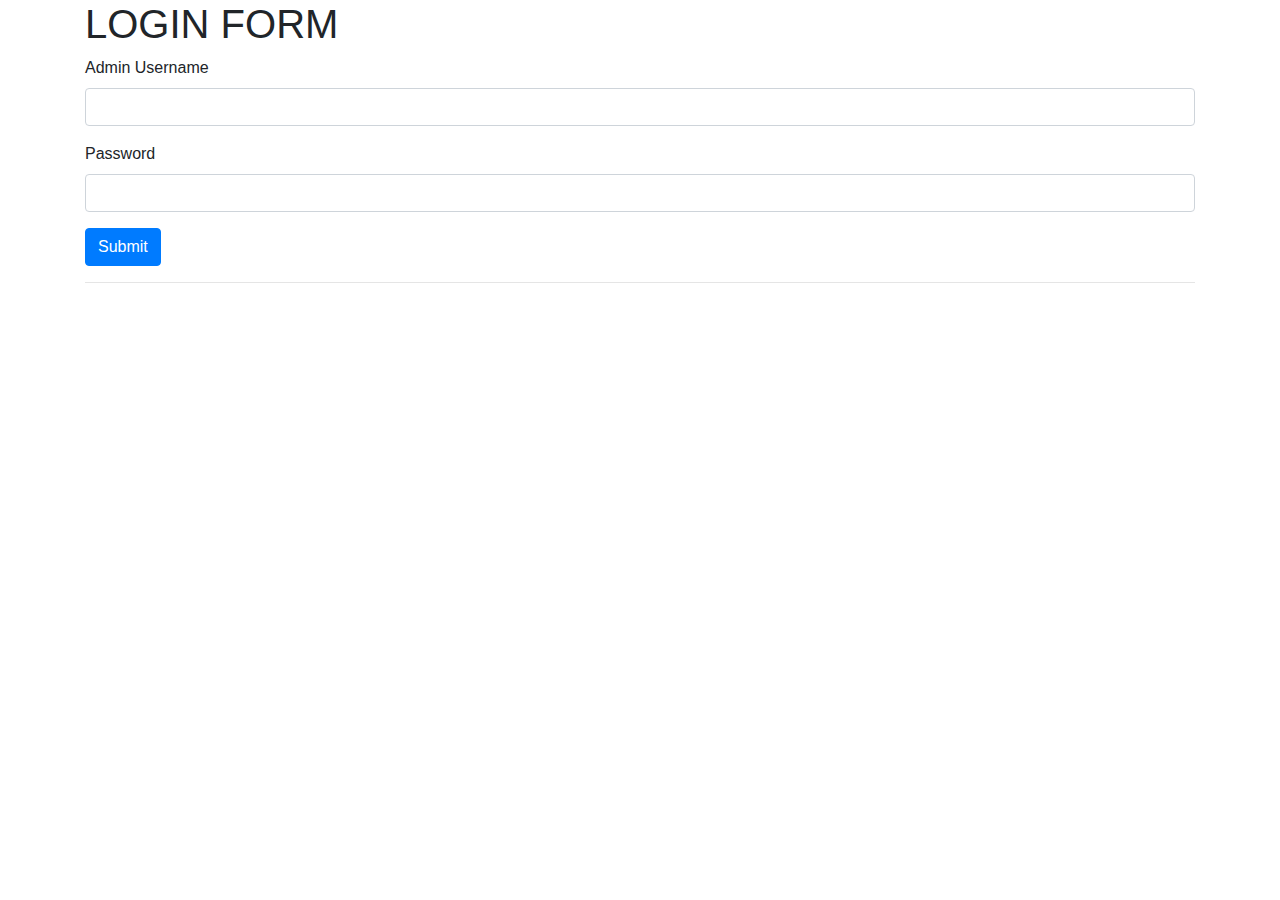
<file: admin/index.html>
<!doctype html>
<html lang="en">
  <head>
    <!-- Required meta tags -->
    <meta charset="utf-8">
    <meta name="viewport" content="width=device-width, initial-scale=1, shrink-to-fit=no">

    <!-- Bootstrap CSS -->
    <link rel="stylesheet" href="https://maxcdn.bootstrapcdn.com/bootstrap/4.0.0/css/bootstrap.min.css" integrity="sha384-Gn5384xqQ1aoWXA+058RXPxPg6fy4IWvTNh0E263XmFcJlSAwiGgFAW/dAiS6JXm" crossorigin="anonymous">

    <title>Hello, world!</title>
  </head>
  <body>
      <div class="container">
          <h1>LOGIN FORM</h1>
   <form method="post" action="admin.php">
  <div class="form-group">
    <label for="exampleInputEmail1">Admin Username</label>
    <input type="text" name="admin" class="form-control" id="exampleInputEmail1" aria-describedby="emailHelp">
  </div>
  <div class="form-group">
    <label for="exampleInputPassword1">Password</label>
    <input type="password" name="pword" class="form-control" id="exampleInputPassword1">
  </div>

  <button type="submit" class="btn btn-primary">Submit</button>
</form>
<hr>

</div>
    <!-- Optional JavaScript -->
    <!-- jQuery first, then Popper.js, then Bootstrap JS -->
    <script src="https://code.jquery.com/jquery-3.2.1.slim.min.js" integrity="sha384-KJ3o2DKtIkvYIK3UENzmM7KCkRr/rE9/Qpg6aAZGJwFDMVNA/GpGFF93hXpG5KkN" crossorigin="anonymous"></script>
    <script src="https://cdnjs.cloudflare.com/ajax/libs/popper.js/1.12.9/umd/popper.min.js" integrity="sha384-ApNbgh9B+Y1QKtv3Rn7W3mgPxhU9K/ScQsAP7hUibX39j7fakFPskvXusvfa0b4Q" crossorigin="anonymous"></script>
    <script src="https://maxcdn.bootstrapcdn.com/bootstrap/4.0.0/js/bootstrap.min.js" integrity="sha384-JZR6Spejh4U02d8jOt6vLEHfe/JQGiRRSQQxSfFWpi1MquVdAyjUar5+76PVCmYl" crossorigin="anonymous"></script>
  </body>
</html>
</file>
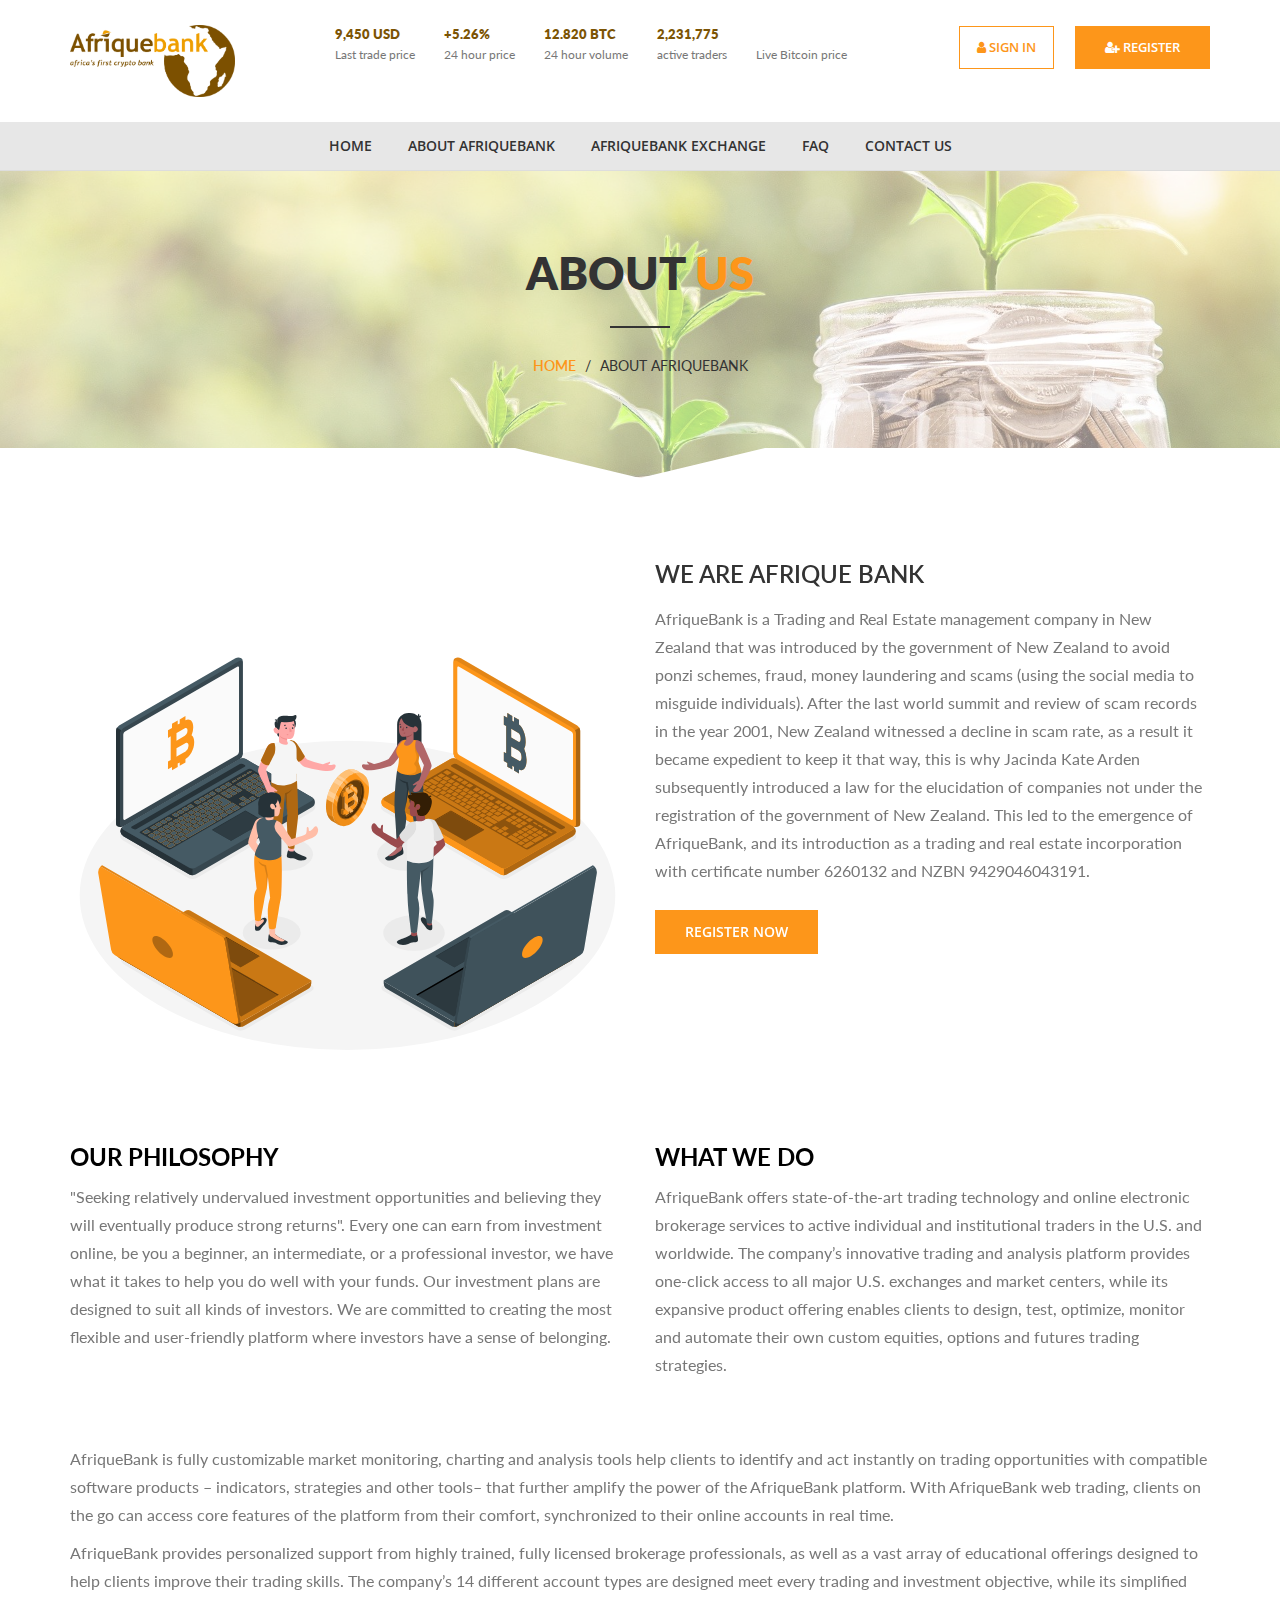
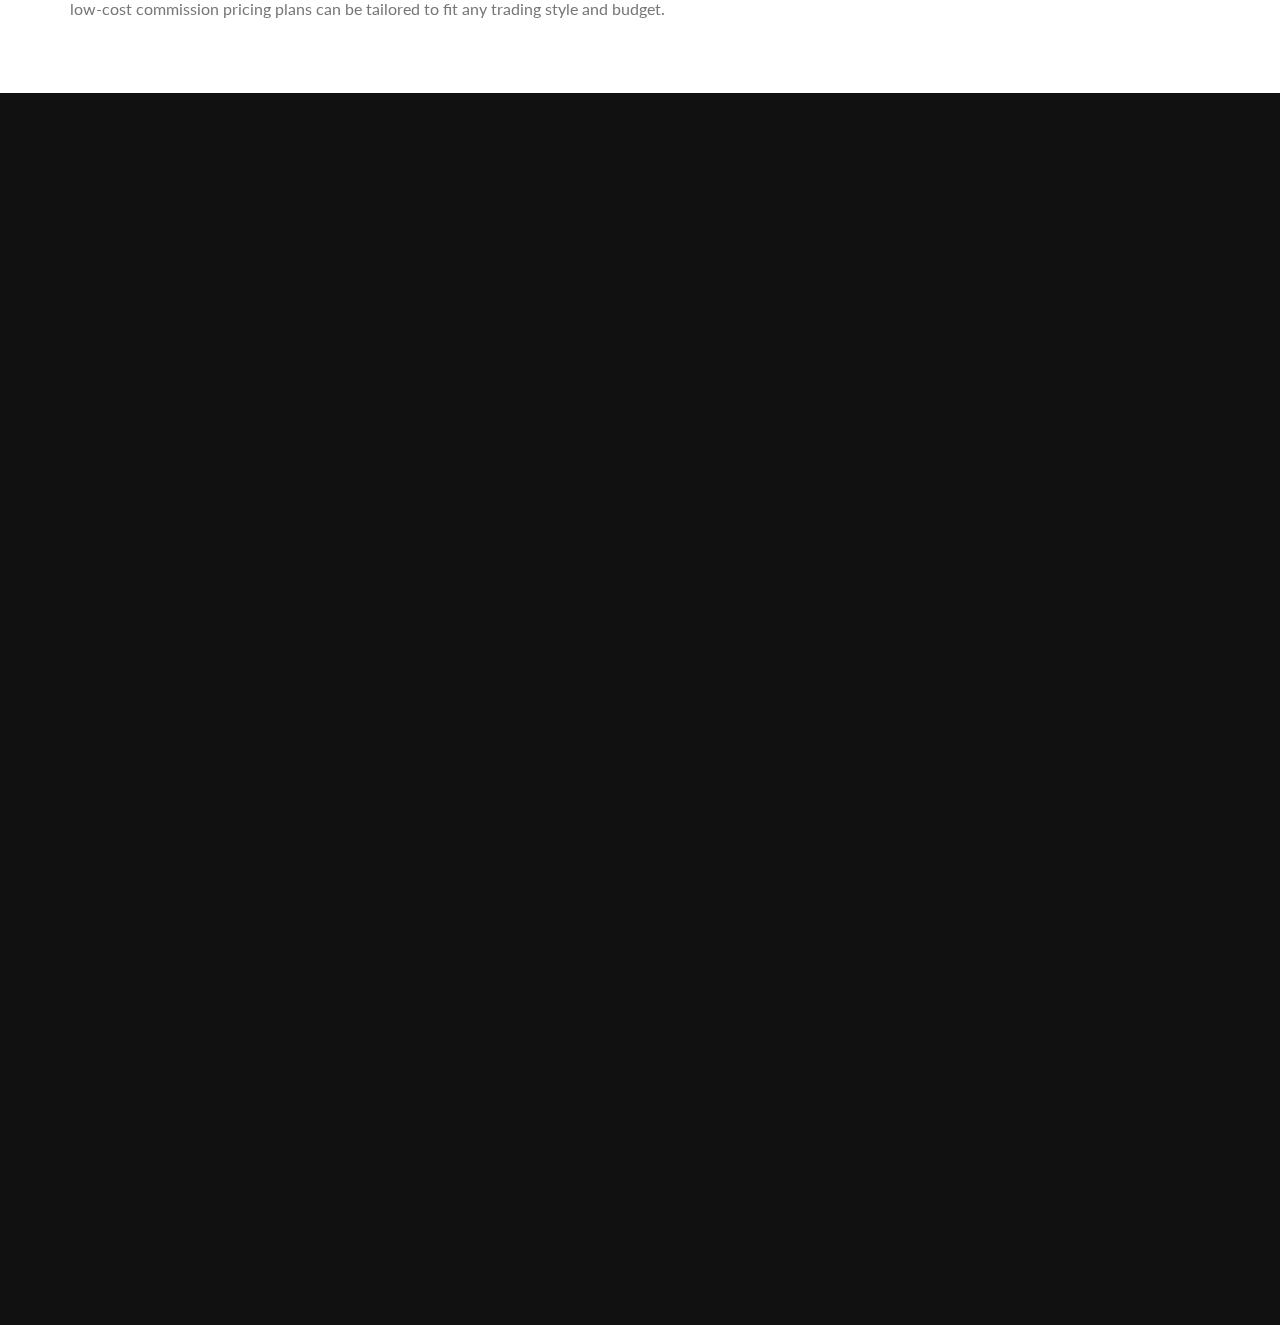
<file: about.html>
<!DOCTYPE html>
<html lang="en">
    <head>
        <meta charset="utf-8" />
        <title>Afrique Bank - Abouts.</title>
        <meta name="viewport" content="width=device-width, initial-scale=1.0" />
        <!-- Favicon -->
        <link rel="shortcut icon" href="images/favicon.png">
        <!-- Template CSS Files -->
        <link rel="stylesheet" href="css/font-awesome.min.css">
        <link rel="stylesheet" href="css/bootstrap.min.css">
        <link rel="stylesheet" href="css/magnific-popup.css">
        <link rel="stylesheet" href="css/select2.min.css">
        <link rel="stylesheet" href="css/style.css">
        <link rel="stylesheet" href="css/skins/orange.css">
        
        <link href="https://fonts.googleapis.com/css2?family=Libre+Baskerville:wght@700&display=swap" rel="stylesheet">
        
        <link href="https://unpkg.com/aos@2.3.1/dist/aos.css" rel="stylesheet">
        <link rel="shortcut icon" href="images/favicon.ico" type="image/x-icon">
        <link rel="icon" href="images/favicon.ico" type="image/x-icon">
        <!-- Live Style Switcher - demo only -->
        <link rel="alternate stylesheet" type="text/css" title="orange" href="css/skins/orange.css" />
        <link rel="alternate stylesheet" type="text/css" title="green" href="css/skins/green.css" />
        <link rel="alternate stylesheet" type="text/css" title="blue" href="css/skins/blue.css" />
        <link rel="stylesheet" type="text/css" href="css/styleswitcher.css" />
        <style type="text/css">
        html {
        scroll-behavior: smooth;
        }
        </style>
        <!-- Template JS Files -->
        <script src="js/modernizr.js"></script>
    </head>
    <body class="light">
        <!-- SVG Preloader Starts -->
        
        <!-- SVG Preloader Ends -->
        <!-- Wrapper Starts -->
        <div class="wrapper">
            <!-- Header Starts -->
            <header class="header">
                <div class="container">
                    <div class="row">
                        <!-- Logo Starts -->
                        <div class="main-logo col-xs-12 col-md-3 col-md-2 col-lg-2 hidden-xs">
                            <a href="index.html" >
                                <img id="logo" class="img-responsive logo-img" src="images/afriquebank_logo.png" alt=" Afrique Bank logo">
                                <!-- <p class="logo-text">Afrique Bank</p> -->
                            </a>
                        </div>
                        <!-- Logo Ends -->
                        <!-- Statistics Starts -->
                        <div class="col-md-7 col-lg-7">
                            <ul class="unstyled bitcoin-stats text-center">
                                <li>
                                    <h6>9,450 USD</h6><span>Last trade price</span></li>
                                    <li>
                                        <h6>+5.26%</h6><span>24 hour price</span></li>
                                        <li>
                                            <h6>12.820 BTC</h6><span>24 hour volume</span></li>
                                            <li>
                                                <h6>2,231,775</h6><span>active traders</span></li>
                                                <li>
                                                    <div class="btcwdgt-price" data-bw-theme="light" data-bw-cur="usd"></div>
                                                    <span>Live Bitcoin price</span>
                                                </li>
                                            </ul>
                                        </div>
                                        <!-- Statistics Ends -->
                                        <!-- User Sign In/Sign Up Starts -->
                                        <div class="col-md-3 col-lg-3">
                                            <ul class="unstyled user">
                                                <li class="sign-in"><a href="login.html" class="btn btn-primary"><i class="fa fa-user"></i> sign in</a></li>
                                                <li class="sign-up"><a href="register.html" class="btn btn-primary"><i class="fa fa-user-plus"></i> register</a></li>
                                            </ul>
                                        </div>
                                        <!-- User Sign In/Sign Up Ends -->
                                    </div>
                                </div>
                                <!-- Navigation Menu Starts -->
                                <nav class="site-navigation navigation" id="site-navigation">
                                    <div class="container">
                                        <div class="site-nav-inner">
                                            <!-- Logo For ONLY Mobile display Starts -->
                                            <a class="logo-mobile" href="index.html">
                                                <img id="logo" class="img-responsive logo-mobile-padding-2" src="images/afriquebank_logo.png" alt=" Afrique Bank mobile logo">
                                                <!-- <span class="logo-text">Afrique Bank</span> -->
                                            </a>
                                            <!-- Logo For ONLY Mobile display Ends -->
                                            <!-- Toggle Icon for Mobile Starts -->
                                            <button type="button" class="navbar-toggle" data-toggle="collapse" data-target=".navbar-collapse">
                                            <span class="sr-only">Toggle navigation</span>
                                            <span class="icon-bar"></span>
                                            <span class="icon-bar"></span>
                                            <span class="icon-bar"></span>
                                            </button>
                                            <!-- Toggle Icon for Mobile Ends -->
                                            <div class="collapse navbar-collapse navbar-responsive-collapse">
                                                <!-- Main Menu Starts -->
                                                <ul class="nav navbar-nav">
                                                    <li><a href="index.html">Home</a></li>
                                                    <li class="active"><a href="about.html">About AfriqueBank</a></li>
                                                    <li><a href="investment.html">AfriqueBank Exchange</a></li>
                                                   
                                                    <li><a href="faq.html">FAQ </a></li>
                                                    <li><a href="contact.html">Contact Us</a></li>
                                                </ul>
                                                <!-- Main Menu Ends -->
                                            </div>
                                        </div>
                                    </div>
                                    <!-- Search Input Starts -->
                                    <div class="site-search">
                                        <div class="container">
                                            <input type="text" placeholder="type your keyword and hit enter ...">
                                            <span class="close">×</span>
                                        </div>
                                    </div>
                                    <!-- Search Input Ends -->
                                </nav>
                                <!-- Navigation Menu Ends -->
                            </header>
                            <!-- Header Ends -->
                            <!-- Banner Area Starts -->
                            <section class="banner-area">
                                <div class="banner-overlay">
                                    <div class="banner-text text-center">
                                        <div class="container">
                                            <!-- Section Title Starts -->
                                            <div class="row text-center">
                                                <div class="col-xs-12">
                                                    <!-- Title Starts -->
                                                    <h2 class="title-head">About <span>Us</span></h2>
                                                    <!-- Title Ends -->
                                                    <hr>
                                                    <!-- Breadcrumb Starts -->
                                                    <ul class="breadcrumb">
                                                        <li><a href="index.html"> home</a></li>
                                                        <li>About AfriqueBank</li>
                                                    </ul>
                                                    <!-- Breadcrumb Ends -->
                                                </div>
                                            </div>
                                            <!-- Section Title Ends -->
                                        </div>
                                    </div>
                                </div>
                            </section>
                            <!-- Banner Area Starts -->
                            <!-- About Section Starts -->
                            <section class="about-page" data-aos="zoom-in">
                                <div class="container">
                                    <!-- Section Content Starts -->
                                    <div class="row about-content">
                                        <!-- Image Starts -->
                                        <div class="col-sm-12 col-md-5 col-lg-6 text-center">
                                        <svg class="animated" id="freepik_stories-bitcoin-p2p" xmlns="http://www.w3.org/2000/svg" xmlns:xlink="http://www.w3.org/1999/xlink" viewBox="0 0 500 500" version="1.1" xmlns:svgjs="http://svgjs.com/svgjs"><style>svg#freepik_stories-bitcoin-p2p:not(.animated) .animable {opacity: 0;}svg#freepik_stories-bitcoin-p2p.animated #freepik--Floor--inject-8 {animation: 6s Infinite  linear heartbeat;animation-delay: 0s;}svg#freepik_stories-bitcoin-p2p.animated #freepik--Devices--inject-8 {animation: 1.5s 1 forwards ease-in slideUp;animation-delay: 0s;}svg#freepik_stories-bitcoin-p2p.animated #freepik--character-4--inject-8 {animation: 1.0s 1 forwards cubic-bezier(.36,-0.01,.5,1.38) slideLeft;animation-delay: 0s;}svg#freepik_stories-bitcoin-p2p.animated #freepik--character-3--inject-8 {animation: 1.0s 1 forwards ease-in slideUp;animation-delay: 0s;}svg#freepik_stories-bitcoin-p2p.animated #freepik--character-2--inject-8 {animation: 1.0s 1 forwards cubic-bezier(.36,-0.01,.5,1.38) slideDown;animation-delay: 0s;}svg#freepik_stories-bitcoin-p2p.animated #freepik--character-1--inject-8 {animation: 1s 1 forwards cubic-bezier(.36,-0.01,.5,1.38) slideLeft;animation-delay: 0s;}            @keyframes heartbeat {                0% {                    transform: scale(1);                }                10% {                    transform: scale(1.1);                }                30% {                    transform: scale(1);                }                40% {                    transform: scale(1);                }                50% {                    transform: scale(1.1);                }                60% {                    transform: scale(1);                }                100% {                    transform: scale(1);                }            }                    @keyframes slideUp {                0% {                    opacity: 0;                    transform: translateY(30px);                }                100% {                    opacity: 1;                    transform: inherit;                }            }                    @keyframes slideLeft {                0% {                    opacity: 0;                    transform: translateX(-30px);                }                100% {                    opacity: 1;                    transform: translateX(0);                }            }                    @keyframes slideDown {                0% {                    opacity: 0;                    transform: translateY(-30px);                }                100% {                    opacity: 1;                    transform: translateY(0);                }            }        .animator-hidden { display: none; }</style><g id="freepik--Floor--inject-8" class="animable" style="transform-origin: 250px 304.03px;"><ellipse id="freepik--floor--inject-8" cx="250" cy="304.03" rx="241.26" ry="139.29" style="fill: rgb(245, 245, 245); transform-origin: 250px 304.03px;" class="animable"></ellipse></g><g id="freepik--Shadows--inject-8" class="animable" style="transform-origin: 250.57px 305.907px;"><ellipse id="freepik--Shadow--inject-8" cx="181.75" cy="337.57" rx="26.13" ry="15.09" style="fill: rgb(235, 235, 235); transform-origin: 181.75px 337.57px;" class="animable"></ellipse><ellipse id="freepik--shadow--inject-8" cx="309.89" cy="337.79" rx="27.75" ry="16.02" style="fill: rgb(235, 235, 235); transform-origin: 309.89px 337.79px;" class="animable"></ellipse><ellipse id="freepik--shadow--inject-8" cx="302.53" cy="266.86" rx="25.84" ry="14.92" style="fill: rgb(235, 235, 235); transform-origin: 302.53px 266.86px;" class="animable"></ellipse><ellipse id="freepik--shadow--inject-8" cx="193.1" cy="266.86" rx="25.84" ry="14.92" style="fill: rgb(235, 235, 235); transform-origin: 193.1px 266.86px;" class="animable"></ellipse><path id="freepik--shadow--inject-8" d="M346.27,425.85a7.64,7.64,0,0,1-3.82-1L282,389.89a2.8,2.8,0,0,1,0-4.85l108.84-62.85a5.6,5.6,0,0,1,5.6,0l54.27,31.33a7.65,7.65,0,0,1,0,13.24L350.09,424.83A7.64,7.64,0,0,1,346.27,425.85Z" style="fill: rgb(235, 235, 235); transform-origin: 367.563px 373.645px;" class="animable"></path><path id="freepik--shadow--inject-8" d="M153.73,425.85a7.64,7.64,0,0,0,3.82-1l60.5-34.94a2.8,2.8,0,0,0,0-4.85L109.21,322.19a5.6,5.6,0,0,0-5.6,0L49.34,353.52a7.65,7.65,0,0,0,0,13.24l100.57,58.07A7.64,7.64,0,0,0,153.73,425.85Z" style="fill: rgb(235, 235, 235); transform-origin: 132.487px 373.645px;" class="animable"></path><path id="freepik--shadow--inject-8" d="M110.38,289.29a7.54,7.54,0,0,1-3.74-.93L47.14,254a3.64,3.64,0,0,1,0-6.62l104.78-60.49a8,8,0,0,1,7.47,0l59.5,34.36a3.63,3.63,0,0,1,0,6.62l-104.78,60.5A7.6,7.6,0,0,1,110.38,289.29Z" style="fill: rgb(235, 235, 235); transform-origin: 133.022px 237.628px;" class="animable"></path><path id="freepik--shadow--inject-8" d="M390.79,289.29a7.47,7.47,0,0,0,3.73-.93L454,254a3.64,3.64,0,0,0,0-6.62L349.25,186.89a8,8,0,0,0-7.47,0l-59.51,34.36a3.64,3.64,0,0,0,0,6.62l104.79,60.5A7.6,7.6,0,0,0,390.79,289.29Z" style="fill: rgb(235, 235, 235); transform-origin: 368.135px 237.628px;" class="animable"></path></g><g id="freepik--Lines--inject-8" class="animable animator-hidden" style="transform-origin: 250px 304.01px;"><g id="ell1njureso3q"><g style="opacity: 0.5; transform-origin: 250px 304.01px;" class="animable"><path d="M193.22,335a.77.77,0,0,1-.66-.38.75.75,0,0,1,.28-1l4.33-2.5a.74.74,0,0,1,1,.27.75.75,0,0,1-.27,1l-4.33,2.5A.86.86,0,0,1,193.22,335Zm6.92-4a.75.75,0,0,1-.37-1.4l4.33-2.5a.74.74,0,0,1,1,.27.75.75,0,0,1-.27,1l-4.33,2.5A.86.86,0,0,1,200.14,331Zm6.93-4a.76.76,0,0,1-.65-.38.74.74,0,0,1,.28-1l4.33-2.5a.74.74,0,0,1,1,.27.76.76,0,0,1-.27,1l-4.33,2.5A.86.86,0,0,1,207.07,327Zm6.93-4a.76.76,0,0,1-.65-.38.75.75,0,0,1,.27-1l4.33-2.5a.75.75,0,0,1,1,.27.76.76,0,0,1-.28,1l-4.33,2.5A.79.79,0,0,1,214,323Zm6.93-4a.76.76,0,0,1-.65-.38.74.74,0,0,1,.27-1l4.33-2.5a.75.75,0,0,1,1,.27.76.76,0,0,1-.28,1l-4.33,2.5A.82.82,0,0,1,220.93,319Zm6.93-4a.75.75,0,0,1-.38-1.4l4.33-2.5a.74.74,0,0,1,1,.27.75.75,0,0,1-.27,1l-4.33,2.5A.86.86,0,0,1,227.86,315Zm6.92-4a.75.75,0,0,1-.37-1.4l4.33-2.5a.74.74,0,0,1,1,.27.75.75,0,0,1-.27,1l-4.33,2.5A.86.86,0,0,1,234.78,311Zm6.93-4a.76.76,0,0,1-.65-.38.74.74,0,0,1,.28-1l4.33-2.5a.74.74,0,0,1,1,.27.76.76,0,0,1-.27,1l-4.33,2.5A.86.86,0,0,1,241.71,307Zm6.93-4a.76.76,0,0,1-.65-.38.74.74,0,0,1,.28-1l4.33-2.5a.74.74,0,0,1,1,.27.76.76,0,0,1-.27,1L249,302.9A.86.86,0,0,1,248.64,303Zm6.93-4a.76.76,0,0,1-.65-.38.74.74,0,0,1,.27-1l4.33-2.5a.75.75,0,0,1,1,.27.76.76,0,0,1-.28,1l-4.33,2.5A.82.82,0,0,1,255.57,299Zm6.93-4a.76.76,0,0,1-.65-.38.74.74,0,0,1,.27-1l4.33-2.5a.75.75,0,0,1,1,.27.76.76,0,0,1-.28,1l-4.33,2.5A.86.86,0,0,1,262.5,295Zm6.93-4a.77.77,0,0,1-.66-.38.75.75,0,0,1,.28-1l4.33-2.5a.74.74,0,0,1,1,.27.75.75,0,0,1-.27,1l-4.33,2.5A.86.86,0,0,1,269.43,291Zm6.92-4a.75.75,0,0,1-.37-1.4l4.33-2.5a.74.74,0,0,1,1,.27.75.75,0,0,1-.27,1l-4.33,2.5A.86.86,0,0,1,276.35,287Zm6.93-4a.76.76,0,0,1-.65-.38.74.74,0,0,1,.28-1l4.33-2.5a.74.74,0,0,1,1,.27.76.76,0,0,1-.27,1l-4.33,2.5A.86.86,0,0,1,283.28,283Zm6.93-4a.76.76,0,0,1-.65-.38.75.75,0,0,1,.27-1l4.33-2.5a.75.75,0,0,1,1,.27.76.76,0,0,1-.28,1l-4.33,2.5A.79.79,0,0,1,290.21,279Zm6.93-4a.76.76,0,0,1-.65-.38.74.74,0,0,1,.27-1l.75-.43a.74.74,0,0,1,1,.27.76.76,0,0,1-.27,1l-.75.43A.86.86,0,0,1,297.14,275Z" style="fill: rgb(253, 150, 26); transform-origin: 245.535px 304.048px;" id="elba7tr10r1ms" class="animable"></path><path d="M297.88,335a.79.79,0,0,1-.37-.1l-4.33-2.5a.75.75,0,1,1,.75-1.3l4.33,2.5a.75.75,0,0,1,.27,1A.76.76,0,0,1,297.88,335ZM291,331a.82.82,0,0,1-.37-.1l-4.33-2.5a.76.76,0,0,1-.28-1,.75.75,0,0,1,1-.27l4.33,2.5a.74.74,0,0,1,.27,1A.76.76,0,0,1,291,331ZM284,327a.86.86,0,0,1-.37-.1l-4.33-2.5a.76.76,0,0,1-.28-1,.75.75,0,0,1,1-.27l4.33,2.5a.74.74,0,0,1,.27,1A.76.76,0,0,1,284,327Zm-6.92-4a.86.86,0,0,1-.38-.1l-4.33-2.5a.75.75,0,0,1-.27-1,.74.74,0,0,1,1-.27l4.33,2.5a.75.75,0,0,1,.28,1A.77.77,0,0,1,277.1,323Zm-6.93-4a.86.86,0,0,1-.38-.1l-4.33-2.5a.75.75,0,0,1-.27-1,.74.74,0,0,1,1-.27l4.33,2.5a.75.75,0,0,1-.37,1.4Zm-6.93-4a.86.86,0,0,1-.38-.1l-4.33-2.5a.76.76,0,0,1-.27-1,.74.74,0,0,1,1-.27l4.33,2.5a.74.74,0,0,1,.28,1A.76.76,0,0,1,263.24,315Zm-6.93-4a.79.79,0,0,1-.37-.1l-4.33-2.5a.75.75,0,1,1,.75-1.3l4.33,2.5a.75.75,0,0,1,.27,1A.76.76,0,0,1,256.31,311Zm-6.93-4a.86.86,0,0,1-.37-.1l-4.33-2.5a.76.76,0,0,1-.28-1,.75.75,0,0,1,1-.27l4.33,2.5a.74.74,0,0,1,.27,1A.76.76,0,0,1,249.38,307Zm-6.93-4a.86.86,0,0,1-.37-.1l-4.33-2.5a.75.75,0,0,1-.27-1,.74.74,0,0,1,1-.27l4.33,2.5a.75.75,0,0,1-.38,1.4Zm-6.92-4a.86.86,0,0,1-.38-.1l-4.33-2.5a.75.75,0,0,1-.27-1,.74.74,0,0,1,1-.27l4.33,2.5a.75.75,0,0,1-.37,1.4Zm-6.93-4a.86.86,0,0,1-.38-.1l-4.33-2.5a.75.75,0,0,1-.27-1,.74.74,0,0,1,1-.27l4.33,2.5a.75.75,0,0,1-.37,1.4Zm-6.93-4a.79.79,0,0,1-.37-.1L217,288.4a.75.75,0,1,1,.75-1.3l4.33,2.5a.75.75,0,0,1,.27,1A.76.76,0,0,1,221.67,291Zm-6.93-4a.79.79,0,0,1-.37-.1L210,284.4a.76.76,0,0,1-.28-1,.75.75,0,0,1,1-.27l4.33,2.5a.74.74,0,0,1,.27,1A.76.76,0,0,1,214.74,287Zm-6.93-4a.86.86,0,0,1-.37-.1l-4.33-2.5a.76.76,0,0,1-.28-1,.75.75,0,0,1,1-.27l4.33,2.5a.74.74,0,0,1,.27,1A.76.76,0,0,1,207.81,283Zm-6.92-4a.86.86,0,0,1-.38-.1l-4.33-2.5a.75.75,0,0,1-.27-1,.74.74,0,0,1,1-.27l4.33,2.5a.75.75,0,0,1,.28,1A.77.77,0,0,1,200.89,279ZM194,275a.86.86,0,0,1-.38-.1l-.74-.43a.76.76,0,0,1-.28-1,.75.75,0,0,1,1-.27l.74.43A.75.75,0,0,1,194,275Z" style="fill: rgb(253, 150, 26); transform-origin: 245.568px 304.054px;" id="el4fekksftsmy" class="animable"></path><path d="M203.39,201.65h-2.5a.75.75,0,0,1,0-1.5h2.5a.75.75,0,0,1,0,1.5Z" style="fill: rgb(253, 150, 26); transform-origin: 202.14px 200.9px;" id="elj0l014w15fj" class="animable"></path><path d="M293.56,201.65h-5.12a.75.75,0,0,1,0-1.5h5.12a.75.75,0,0,1,0,1.5Zm-8.19,0h-5.13a.75.75,0,0,1,0-1.5h5.13a.75.75,0,0,1,0,1.5Zm-8.2,0H272a.75.75,0,0,1,0-1.5h5.13a.75.75,0,0,1,0,1.5Zm-8.2,0h-5.12a.75.75,0,0,1,0-1.5H269a.75.75,0,0,1,0,1.5Zm-8.2,0h-5.12a.75.75,0,0,1,0-1.5h5.12a.75.75,0,0,1,0,1.5Zm-8.2,0h-5.12a.75.75,0,0,1,0-1.5h5.12a.75.75,0,0,1,0,1.5Zm-8.19,0h-5.13a.75.75,0,0,1,0-1.5h5.13a.75.75,0,0,1,0,1.5Zm-8.2,0h-5.12a.75.75,0,0,1,0-1.5h5.12a.75.75,0,0,1,0,1.5Zm-8.2,0h-5.12a.75.75,0,0,1,0-1.5H228a.75.75,0,0,1,0,1.5Zm-8.2,0h-5.12a.75.75,0,0,1,0-1.5h5.12a.75.75,0,0,1,0,1.5Zm-8.19,0h-5.13a.75.75,0,0,1,0-1.5h5.13a.75.75,0,0,1,0,1.5Z" style="fill: rgb(253, 150, 26); transform-origin: 250.01px 200.9px;" id="elykdx8oe4je" class="animable"></path><path d="M299.14,201.65h-2.5a.75.75,0,0,1,0-1.5h2.5a.75.75,0,0,1,0,1.5Z" style="fill: rgb(253, 150, 26); transform-origin: 297.89px 200.9px;" id="eltp33ftyzldd" class="animable"></path><path d="M203.39,407.87h-2.5a.75.75,0,0,1,0-1.5h2.5a.75.75,0,0,1,0,1.5Z" style="fill: rgb(253, 150, 26); transform-origin: 202.14px 407.12px;" id="elve9yr3jpf1g" class="animable"></path><path d="M293.56,407.87h-5.12a.75.75,0,1,1,0-1.5h5.12a.75.75,0,1,1,0,1.5Zm-8.19,0h-5.13a.75.75,0,0,1,0-1.5h5.13a.75.75,0,0,1,0,1.5Zm-8.2,0H272a.75.75,0,0,1,0-1.5h5.13a.75.75,0,0,1,0,1.5Zm-8.2,0h-5.12a.75.75,0,0,1,0-1.5H269a.75.75,0,0,1,0,1.5Zm-8.2,0h-5.12a.75.75,0,1,1,0-1.5h5.12a.75.75,0,0,1,0,1.5Zm-8.2,0h-5.12a.75.75,0,1,1,0-1.5h5.12a.75.75,0,1,1,0,1.5Zm-8.19,0h-5.13a.75.75,0,0,1,0-1.5h5.13a.75.75,0,0,1,0,1.5Zm-8.2,0h-5.12a.75.75,0,0,1,0-1.5h5.12a.75.75,0,0,1,0,1.5Zm-8.2,0h-5.12a.75.75,0,0,1,0-1.5H228a.75.75,0,1,1,0,1.5Zm-8.2,0h-5.12a.75.75,0,1,1,0-1.5h5.12a.75.75,0,0,1,0,1.5Zm-8.19,0h-5.13a.75.75,0,0,1,0-1.5h5.13a.75.75,0,1,1,0,1.5Z" style="fill: rgb(253, 150, 26); transform-origin: 250.01px 407.12px;" id="ely5gvqy981nb" class="animable"></path><path d="M299.14,407.87h-2.5a.75.75,0,0,1,0-1.5h2.5a.75.75,0,0,1,0,1.5Z" style="fill: rgb(253, 150, 26); transform-origin: 297.89px 407.12px;" id="el6m13qkqbn9r" class="animable"></path><path d="M424.17,325a.75.75,0,0,1-.75-.75v-3.56a.75.75,0,0,1,1.5,0v3.56A.75.75,0,0,1,424.17,325Zm0-6.56a.76.76,0,0,1-.75-.75v-5a.75.75,0,0,1,1.5,0v5A.76.76,0,0,1,424.17,318.42Zm0-8a.76.76,0,0,1-.75-.75v-5a.75.75,0,0,1,1.5,0v5A.76.76,0,0,1,424.17,310.42Zm0-8a.76.76,0,0,1-.75-.75v-5a.75.75,0,0,1,1.5,0v5A.76.76,0,0,1,424.17,302.42Zm0-8a.76.76,0,0,1-.75-.75v-5a.75.75,0,0,1,1.5,0v5A.76.76,0,0,1,424.17,294.42Zm0-8a.76.76,0,0,1-.75-.75v-5a.75.75,0,0,1,1.5,0v5A.76.76,0,0,1,424.17,286.42Zm0-8a.76.76,0,0,1-.75-.75v-5a.75.75,0,0,1,1.5,0v5A.76.76,0,0,1,424.17,278.42Z" style="fill: rgb(253, 150, 26); transform-origin: 424.17px 298.47px;" id="elfeyqjn7mahl" class="animable"></path><path d="M75.83,325a.75.75,0,0,1-.75-.75v-3.56a.75.75,0,0,1,1.5,0v3.56A.75.75,0,0,1,75.83,325Zm0-6.56a.76.76,0,0,1-.75-.75v-5a.75.75,0,0,1,1.5,0v5A.76.76,0,0,1,75.83,318.42Zm0-8a.76.76,0,0,1-.75-.75v-5a.75.75,0,0,1,1.5,0v5A.76.76,0,0,1,75.83,310.42Zm0-8a.76.76,0,0,1-.75-.75v-5a.75.75,0,0,1,1.5,0v5A.76.76,0,0,1,75.83,302.42Zm0-8a.76.76,0,0,1-.75-.75v-5a.75.75,0,0,1,1.5,0v5A.76.76,0,0,1,75.83,294.42Zm0-8a.76.76,0,0,1-.75-.75v-5a.75.75,0,0,1,1.5,0v5A.76.76,0,0,1,75.83,286.42Zm0-8a.76.76,0,0,1-.75-.75v-5a.75.75,0,0,1,1.5,0v5A.76.76,0,0,1,75.83,278.42Z" style="fill: rgb(253, 150, 26); transform-origin: 75.83px 298.47px;" id="elx09afwqkzpe" class="animable"></path></g></g></g><g id="freepik--Devices--inject-8" class="animable animator-active" style="transform-origin: 250.01px 256.02px;"><g id="freepik--green-laptop--inject-8" class="animable" style="transform-origin: 121.422px 349.565px;"><path d="M41.88,353.77v1.47a6.06,6.06,0,0,0,3,5.24l105.81,61.08a5.91,5.91,0,0,0,3,.8,6.09,6.09,0,0,0,3-.8l57.68-33.19a6.07,6.07,0,0,0,3-5.24v-2h0v0a.76.76,0,0,1-.38.67l-63.34,36.57Z" style="fill: rgb(253, 150, 26); transform-origin: 129.625px 388.065px;" id="elgjntoo1h5k" class="animable"></path><g id="elp4e07g499qk"><path d="M41.88,353.77v1.47a6.06,6.06,0,0,0,3,5.24l105.81,61.08a5.91,5.91,0,0,0,3,.8,6.09,6.09,0,0,0,3-.8l57.68-33.19a6.07,6.07,0,0,0,3-5.24v-2h0v0a.76.76,0,0,1-.38.67l-63.34,36.57Z" style="opacity: 0.3; transform-origin: 129.625px 388.065px;" class="animable"></path></g><path d="M41.87,353.76l62.74-36.21a3.57,3.57,0,0,1,3.6,0l108.84,62.84a.8.8,0,0,1,0,1.39l-63.32,36.57Z" style="fill: rgb(253, 150, 26); transform-origin: 129.662px 367.707px;" id="el7b6bvsavysq" class="animable"></path><g id="elx7nzmi0olbg"><path d="M41.87,353.76l62.74-36.21a3.57,3.57,0,0,1,3.6,0l108.84,62.84a.8.8,0,0,1,0,1.39l-63.32,36.57Z" style="opacity: 0.2; transform-origin: 129.662px 367.707px;" class="animable"></path></g><g id="elyyr6seohtir"><polygon points="154.31 413.02 188.14 393.5 89.2 336.38 55.19 355.79 154.31 413.02" style="opacity: 0.3; transform-origin: 121.665px 374.7px;" class="animable"></polygon></g><polygon points="55.19 355.79 56.48 356.54 89.2 337.87 186.85 394.25 188.14 393.51 89.2 336.38 55.19 355.79" style="fill: rgb(253, 150, 26); transform-origin: 121.665px 365.315px;" id="elzn05l46i2wi" class="animable"></polygon><g id="eluldqoy4mx1"><polygon points="55.19 355.79 56.48 356.54 89.2 337.87 186.85 394.25 188.14 393.51 89.2 336.38 55.19 355.79" style="opacity: 0.6; transform-origin: 121.665px 365.315px;" class="animable"></polygon></g><g id="elj720vd1uzw"><polygon points="170.94 358.73 170.31 359.09 153.73 368.66 124.23 351.63 123.62 351.29 140.83 341.35 170.94 358.73" style="opacity: 0.6; transform-origin: 147.28px 355.005px;" class="animable"></polygon></g><polygon points="170.31 359.09 153.73 368.66 124.23 351.63 140.83 342.06 170.31 359.09" style="fill: rgb(253, 150, 26); transform-origin: 147.27px 355.36px;" id="el6teq743225s" class="animable"></polygon><g id="eltlk0u4phixh"><polygon points="170.31 359.09 153.73 368.66 124.23 351.63 140.83 342.06 170.31 359.09" style="opacity: 0.5; transform-origin: 147.27px 355.36px;" class="animable"></polygon></g><path d="M153.73,418.34v4a6,6,0,0,1-3-.81L44.9,360.48a6.06,6.06,0,0,1-3-5.24v-1.48Z" style="fill: rgb(253, 150, 26); transform-origin: 97.815px 388.05px;" id="elz4ium0vxi1" class="animable"></path><g id="elwuuyyzw487n"><path d="M153.73,418.34v4a6,6,0,0,1-3-.81L44.9,360.48a6.06,6.06,0,0,1-3-5.24v-1.48Z" style="opacity: 0.6; transform-origin: 97.815px 388.05px;" class="animable"></path></g><path d="M152,419.24a7.17,7.17,0,0,1-6.17-.48L40.51,357.94a7.15,7.15,0,0,1-3.49-5L25.49,284.16a6.8,6.8,0,0,1-.1-1.18,7.17,7.17,0,0,1,2.12-5.09L137,341.1a5.34,5.34,0,0,1,2.58,3.71Z" style="fill: rgb(253, 150, 26); transform-origin: 88.695px 348.806px;" id="elxpnsfxb24f8" class="animable"></path><path d="M153.73,418.35l-.72.41a9,9,0,0,1-1,.48l-12.46-74.43A5.34,5.34,0,0,0,137,341.1L27.51,277.89A7.07,7.07,0,0,1,29,276.77l109.7,63.34a5.31,5.31,0,0,1,2.57,3.7Z" style="fill: rgb(253, 150, 26); transform-origin: 90.62px 348.005px;" id="el3t7y02mdi49" class="animable"></path><g id="elrocdf6i539o"><path d="M153.73,418.35l-.72.41a9,9,0,0,1-1,.48l-12.46-74.43A5.34,5.34,0,0,0,137,341.1L27.51,277.89A7.07,7.07,0,0,1,29,276.77l109.7,63.34a5.31,5.31,0,0,1,2.57,3.7Z" style="opacity: 0.1; transform-origin: 90.62px 348.005px;" class="animable"></path></g><g id="elddgj9hc3cp5"><path d="M138.54,342.5l1.7-1a5.3,5.3,0,0,1,1,2.29l12.49,74.54-.72.41a9,9,0,0,1-1,.48l-12.46-74.43A5.42,5.42,0,0,0,138.54,342.5Z" style="opacity: 0.25; transform-origin: 146.135px 380.36px;" class="animable"></path></g><g id="elv9xc1vx3r4o"><g style="opacity: 0.3; transform-origin: 83.4699px 350.421px;" class="animable"><path d="M92.69,355.75c-.77-4.61-5.52-10.72-10.62-13.66s-8.59-1.59-7.82,3,5.53,10.72,10.62,13.66S93.46,360.35,92.69,355.75Z" id="elc7h8603uw4s" class="animable" style="transform-origin: 83.4699px 350.421px;"></path></g></g></g><g id="freepik--black-laptop--inject-8" class="animable" style="transform-origin: 378.613px 349.565px;"><path d="M458.12,353.77v1.47a6.06,6.06,0,0,1-3,5.24L349.29,421.56a5.91,5.91,0,0,1-3,.8,6.09,6.09,0,0,1-3-.8l-57.68-33.19a6.07,6.07,0,0,1-3-5.24v-2h0a.8.8,0,0,0,.39.69l63.34,36.57Z" style="fill: rgb(55, 71, 79); transform-origin: 370.365px 388.065px;" id="elspjpmamlbm" class="animable"></path><path d="M458.13,353.76l-62.74-36.21a3.57,3.57,0,0,0-3.6,0L283,380.39a.8.8,0,0,0,0,1.39l63.32,36.57Z" style="fill: rgb(69, 90, 100); transform-origin: 370.363px 367.707px;" id="elkzur9ks7hsp" class="animable"></path><g id="el5xnhzq6v3k3"><g style="opacity: 0.2; transform-origin: 370.363px 367.707px;" class="animable"><path d="M458.13,353.76l-62.74-36.21a3.57,3.57,0,0,0-3.6,0L283,380.39a.8.8,0,0,0,0,1.39l63.32,36.57Z" style="fill: rgb(38, 50, 56); transform-origin: 370.363px 367.707px;" id="elbopwynvx2c" class="animable"></path></g></g><g id="elw6m7b13r65c"><g style="opacity: 0.3; transform-origin: 378.335px 374.7px;" class="animable"><polygon points="345.69 413.02 311.86 393.5 410.8 336.38 444.81 355.79 345.69 413.02" id="el2xwnj94mmw7" class="animable" style="transform-origin: 378.335px 374.7px;"></polygon></g></g><polygon points="444.81 355.79 443.52 356.54 410.8 337.87 313.15 394.25 311.86 393.51 410.8 336.38 444.81 355.79" id="el55vn2jdam4o" class="animable" style="transform-origin: 378.335px 365.315px;"></polygon><polygon points="329.06 358.73 329.69 359.09 346.27 368.66 375.77 351.63 376.38 351.29 359.17 341.35 329.06 358.73" style="fill: rgb(38, 50, 56); transform-origin: 352.72px 355.005px;" id="elkx4he46uv69" class="animable"></polygon><polygon points="329.69 359.09 346.27 368.66 375.77 351.63 359.17 342.06 329.69 359.09" style="fill: rgb(55, 71, 79); transform-origin: 352.73px 355.36px;" id="eluz5nxwgjljk" class="animable"></polygon><g id="el9gb9nk1cuh8"><g style="opacity: 0.5; transform-origin: 352.73px 355.36px;" class="animable"><polygon points="329.69 359.09 346.27 368.66 375.77 351.63 359.17 342.06 329.69 359.09" style="fill: rgb(38, 50, 56); transform-origin: 352.73px 355.36px;" id="eleh3732ige6b" class="animable"></polygon></g></g><path d="M346.27,418.34v4a6,6,0,0,0,3-.81L455.1,360.48a6.06,6.06,0,0,0,3-5.24v-1.48Z" style="fill: rgb(253, 150, 26); transform-origin: 402.185px 388.05px;" id="el3clqq96fq69" class="animable"></path><path d="M346.27,418.34v4a6,6,0,0,0,3-.81L455.1,360.48a6.06,6.06,0,0,0,3-5.24v-1.48Z" style="fill: rgb(38, 50, 56); transform-origin: 402.185px 388.05px;" id="ella4gn841bb" class="animable"></path><path d="M348,419.24a7.17,7.17,0,0,0,6.17-.48l105.34-60.82a7.15,7.15,0,0,0,3.49-5l11.53-68.77a6.8,6.8,0,0,0,.1-1.18,7.17,7.17,0,0,0-2.12-5.09L363,341.1a5.34,5.34,0,0,0-2.58,3.71Z" style="fill: rgb(69, 90, 100); transform-origin: 411.315px 348.811px;" id="el3ifkbu90j9j" class="animable"></path><g id="el6x95ho6612"><g style="opacity: 0.2; transform-origin: 411.315px 348.811px;" class="animable"><path d="M348,419.24a7.17,7.17,0,0,0,6.17-.48l105.34-60.82a7.15,7.15,0,0,0,3.49-5l11.53-68.77a6.8,6.8,0,0,0,.1-1.18,7.17,7.17,0,0,0-2.12-5.09L363,341.1a5.34,5.34,0,0,0-2.58,3.71Z" style="fill: rgb(38, 50, 56); transform-origin: 411.315px 348.811px;" id="elh3gu3xpq4wa" class="animable"></path></g></g><path d="M346.27,418.35l.72.41a9,9,0,0,0,1,.48l12.46-74.43A5.34,5.34,0,0,1,363,341.1l109.47-63.21a7.07,7.07,0,0,0-1.46-1.12l-109.7,63.34a5.31,5.31,0,0,0-2.57,3.7Z" style="fill: rgb(69, 90, 100); transform-origin: 409.37px 348.005px;" id="elpc77dwj1rfq" class="animable"></path><g id="el686fgqa23d"><path d="M361.46,342.5l-1.7-1a5.3,5.3,0,0,0-1,2.29l-12.49,74.54.72.41a9,9,0,0,0,1,.48l12.46-74.43A5.42,5.42,0,0,1,361.46,342.5Z" style="fill: rgb(38, 50, 56); opacity: 0.5; transform-origin: 353.865px 380.36px;" class="animable"></path></g><path d="M407.31,355.75c.77-4.61,5.52-10.72,10.62-13.66s8.59-1.59,7.82,3-5.53,10.72-10.62,13.66S406.54,360.35,407.31,355.75Z" style="fill: rgb(253, 150, 26); transform-origin: 416.53px 350.421px;" id="elzxk9iog1bu" class="animable"></path></g><g id="freepik--black-laptop--inject-8" class="animable" style="transform-origin: 131.051px 187.701px;"><g id="freepik--Laptop--inject-8" class="animable" style="transform-origin: 131.051px 187.701px;"><path d="M45.4,246.17a5.88,5.88,0,0,0,2.74,4.54l59.5,34.36a6.06,6.06,0,0,0,5.47,0l104.78-60.5a5.12,5.12,0,0,0,0-9.07l-59.5-34.37a6.06,6.06,0,0,0-5.47,0L48.14,241.63A5.86,5.86,0,0,0,45.4,246.17Z" style="fill: rgb(55, 71, 79); transform-origin: 133.017px 233.1px;" id="elgr38a5rain" class="animable"></path><path d="M110.38,279.81v5.91a5.51,5.51,0,0,1-2.73-.65L48.14,250.71a5.11,5.11,0,0,1-.28-8.9c-1.23.88-1.13,2.16.28,3l59.51,34.36A5.52,5.52,0,0,0,110.38,279.81Z" style="fill: rgb(38, 50, 56); transform-origin: 77.8884px 263.766px;" id="el3peynwh9jz" class="animable"></path><path d="M42.84,241.73c-1.42-.82-1.34-2.2-1.34-3.94v-82.2a6,6,0,0,1,2.73-4.73L149,90.36a5.86,5.86,0,0,1,5.3-.09c1.41.81,1.33,2.19,1.33,3.94V176.4a6,6,0,0,1-2.73,4.73L48.14,241.63A5.86,5.86,0,0,1,42.84,241.73Z" style="fill: rgb(69, 90, 100); transform-origin: 98.565px 165.998px;" id="elyvvhtsy53va" class="animable"></path><path d="M47.81,241.8a5.9,5.9,0,0,1-5-.07c-1.41-.82-1.34-2.2-1.34-3.94v-82.2a5.64,5.64,0,0,1,.8-2.69l3.9,2.26h0a5.64,5.64,0,0,0-.8,2.69v82.19C45.4,241.67,46.46,242.4,47.81,241.8Z" style="fill: rgb(38, 50, 56); transform-origin: 44.6397px 197.611px;" id="el7g4jhu0j17l" class="animable"></path><path d="M45.4,157.86v82.19c0,1.75,1.23,2.45,2.74,1.58l104.78-60.5a6,6,0,0,0,2.73-4.73V94.21c0-1.75-1.22-2.45-2.73-1.58L48.14,153.13A6,6,0,0,0,45.4,157.86Z" style="fill: rgb(55, 71, 79); transform-origin: 100.525px 167.13px;" id="elgub1egsd35o" class="animable"></path><path d="M48.14,244.79l59.5,34.36a6.06,6.06,0,0,0,5.47,0l104.78-60.5c1.51-.87,1.51-2.28,0-3.15l-59.5-34.37a6.06,6.06,0,0,0-5.47,0L48.14,241.63C46.63,242.5,46.63,243.92,48.14,244.79Z" style="fill: rgb(69, 90, 100); transform-origin: 133.015px 230.14px;" id="el4ofeh0k1pml" class="animable"></path><path d="M49.61,156.28,150.63,98c.91-.53,1.64-.1,1.64.94v75.68a3.63,3.63,0,0,1-1.64,2.84l-101,58.31c-.91.52-1.64.1-1.64-1V159.12A3.6,3.6,0,0,1,49.61,156.28Z" style="fill: rgb(250, 250, 250); transform-origin: 100.13px 166.882px;" id="eladblpxekyti" class="animable"></path><path d="M109.49,159.58a17.73,17.73,0,0,0,1.52-6.9v-.54c0-5.24-3.05-7.84-7-6v-3.75l-5.17,3v3.71l-1.8,1v-3.71l-5.17,3v3.71l-3.6,2.08v6.89l2.45-1.42V182l-2.45,1.41v6.9l3.6-2.08v3l5.17-3v-3l1.8-1v3l5.17-3v-3l.07-.05c4.31-2.48,7.81-9.18,7.81-14.92v-.57C111.93,162.88,111.05,160.65,109.49,159.58Zm-3.65-4.45v.54a5.64,5.64,0,0,1-2.35,4.5l-7.56,4.37v-6.83l.93-.54,6.63-3.83C104.79,152.59,105.84,153.39,105.84,155.13Zm-9.91,16.3,7.56-4.37.63-.36c1.46-.84,2.64.05,2.64,2v.58a6.31,6.31,0,0,1-2.64,5l-7.26,4.19-.93.54Z" style="fill: rgb(253, 150, 26); transform-origin: 100.081px 166.81px;" id="el4inc05mlhwa" class="animable"></path><path d="M55.7,241.79,153,185.64a3,3,0,0,1,2.74,0l1.62.89a.84.84,0,0,1,0,1.58L60,244.25a3,3,0,0,1-2.73,0l-1.61-.88A.84.84,0,0,1,55.7,241.79Z" style="fill: rgb(38, 50, 56); transform-origin: 106.52px 214.944px;" id="el98h07rldjq4" class="animable"></path><path d="M63.33,246.33l97.26-56.16a2.81,2.81,0,0,1,2.5-.13l25.31,14.61c.63.37.52,1-.23,1.45L91,262.17a2.78,2.78,0,0,1-2.5.14L63.1,247.77C62.47,247.41,62.57,246.76,63.33,246.33Z" style="fill: rgb(38, 50, 56); transform-origin: 125.748px 226.175px;" id="elfpx618lst0l" class="animable"></path><path d="M147.61,213.76l3-1.76c.13-.07.14-.19,0-.25l-2.91-1.69a.51.51,0,0,0-.45,0l-3,1.76c-.13.07-.14.19,0,.25l2.92,1.68A.49.49,0,0,0,147.61,213.76Zm-4.45-6.08-3,1.75c-.13.08-.14.19,0,.26l2.91,1.68a.51.51,0,0,0,.45,0l3-1.76c.13-.08.14-.19,0-.26l-2.92-1.68A.46.46,0,0,0,143.16,207.68Zm-9.84,5.68-5.15,3c-.13.08-.14.19,0,.26l2.92,1.68a.46.46,0,0,0,.44,0l5.15-3c.13-.08.14-.19,0-.26l-2.91-1.68A.51.51,0,0,0,133.32,213.36Zm5.39-3.11-3,1.75c-.13.08-.15.19,0,.26l2.91,1.68a.49.49,0,0,0,.44,0l3-1.76c.13-.08.14-.19,0-.26l-2.92-1.68A.46.46,0,0,0,138.71,210.25Zm-12,6.89-3,1.76c-.13.08-.14.19,0,.26l2.92,1.68a.46.46,0,0,0,.44,0l3-1.75c.13-.08.14-.19,0-.26l-2.91-1.68A.51.51,0,0,0,126.76,217.14Zm-4.45,2.57-3,1.76c-.13.08-.14.19,0,.26l2.92,1.68a.46.46,0,0,0,.44,0l3-1.75c.13-.08.14-.19,0-.26l-2.91-1.68A.51.51,0,0,0,122.31,219.71Zm11.42,6.87,3.05-1.76c.13-.08.14-.19,0-.26l-2.91-1.68a.46.46,0,0,0-.44,0l-3,1.75c-.13.08-.14.19,0,.26l2.91,1.68A.49.49,0,0,0,133.73,226.58Zm-4.45,2.57,3.05-1.76c.13-.08.14-.19,0-.26l-2.91-1.68a.46.46,0,0,0-.44,0l-3,1.75c-.13.08-.14.19,0,.26l2.91,1.68A.49.49,0,0,0,129.28,229.15Zm-4.45,2.57,3-1.76c.13-.08.14-.19,0-.26L125,228a.46.46,0,0,0-.44,0l-3,1.75c-.13.08-.14.19,0,.26l2.91,1.68A.49.49,0,0,0,124.83,231.72Zm-4.45,2.57,3.05-1.76c.12-.08.14-.19,0-.26l-2.91-1.68a.46.46,0,0,0-.44,0l-3,1.75c-.13.08-.14.19,0,.26l2.92,1.68A.49.49,0,0,0,120.38,234.29Zm22.78-18,3-1.76c.13-.07.14-.19,0-.25l-2.92-1.69a.49.49,0,0,0-.44,0l-3,1.76c-.13.07-.14.19,0,.25l2.91,1.68A.51.51,0,0,0,143.16,216.33Zm-5,7.68,6.8-3.93c.13-.07.14-.18,0-.25l-7.07-4.09a.55.55,0,0,0-.45,0l-3.51,2c-.13.07-.14.19,0,.25l3.75,2.17c.12.06.1.18,0,.25l-2.81,1.62c-.13.08-.14.19,0,.26l2.91,1.68A.49.49,0,0,0,138.18,224Zm-20.32-1.73-3,1.76c-.13.08-.14.19,0,.26L117.7,226a.51.51,0,0,0,.45,0l3-1.75c.13-.08.14-.19,0-.26l-2.92-1.68A.49.49,0,0,0,117.86,222.28Zm-4.45,2.57-3,1.76c-.13.08-.14.19,0,.26l2.91,1.68a.51.51,0,0,0,.45,0l3-1.76c.13-.07.14-.18,0-.25l-2.92-1.68A.49.49,0,0,0,113.41,224.85ZM88.78,252.29a.49.49,0,0,0,.44,0l3-1.75c.13-.08.14-.19,0-.26l-2.92-1.68a.49.49,0,0,0-.44,0l-3,1.76c-.13.08-.15.19,0,.26Zm-11-6.88-3,1.76c-.13.07-.14.19,0,.25l2.92,1.69a.49.49,0,0,0,.44,0l3-1.76c.13-.07.15-.19,0-.25l-2.91-1.69A.52.52,0,0,0,77.81,245.41Zm5.64,5.15a.49.49,0,0,0,.44,0l3-1.76c.13-.08.14-.19,0-.26l-2.91-1.68a.46.46,0,0,0-.44,0l-3,1.75c-.13.08-.14.19,0,.26Zm12.28,2.76,3-1.75c.13-.08.15-.19,0-.26l-2.91-1.68a.51.51,0,0,0-.45,0l-3,1.76c-.13.08-.14.19,0,.26l2.92,1.68A.46.46,0,0,0,95.73,253.32Zm-4.89,2.59a.49.49,0,0,0,.44,0l3-1.75c.13-.08.14-.19,0-.26l-2.91-1.68a.51.51,0,0,0-.45,0L88,254c-.13.08-.14.19,0,.26Zm-8.58-13.07-3.05,1.76c-.13.07-.14.19,0,.25l2.92,1.69a.49.49,0,0,0,.44,0l3-1.76c.13-.07.14-.19,0-.25l-2.91-1.69A.52.52,0,0,0,82.26,242.84ZM104.51,230l-3.05,1.76c-.12.07-.14.19,0,.26l2.91,1.68a.49.49,0,0,0,.44,0l3-1.76c.13-.07.14-.18,0-.25L105,230A.49.49,0,0,0,104.51,230Zm-17.8,10.28-3,1.76c-.13.07-.14.19,0,.25L86.55,244a.49.49,0,0,0,.44,0L90,242.19c.13-.07.14-.19,0-.25l-2.91-1.68A.49.49,0,0,0,86.71,240.27ZM109,227.42l-3,1.76c-.13.07-.15.19,0,.26l2.91,1.68a.49.49,0,0,0,.44,0l3.05-1.76c.13-.07.14-.18,0-.25l-2.92-1.68A.49.49,0,0,0,109,227.42Zm-8.9,5.14-3,1.76c-.13.07-.14.19,0,.26l2.91,1.68a.49.49,0,0,0,.44,0l3-1.76c.13-.07.14-.19,0-.25l-2.91-1.68A.49.49,0,0,0,100.06,232.56Zm-4.45,2.57-3,1.76c-.13.07-.14.19,0,.25l2.91,1.69a.49.49,0,0,0,.44,0l3-1.76c.13-.07.14-.19,0-.25l-2.91-1.68A.49.49,0,0,0,95.61,235.13Zm-4.45,2.57-3,1.76c-.13.07-.14.19,0,.25L91,241.4a.49.49,0,0,0,.44,0l3-1.76c.13-.07.14-.19,0-.25l-2.91-1.68A.49.49,0,0,0,91.16,237.7Zm20.32,1.73,3-1.76c.13-.08.14-.19,0-.26l-2.91-1.68a.51.51,0,0,0-.45,0l-3,1.76c-.13.08-.14.19,0,.26l2.92,1.68A.49.49,0,0,0,111.48,239.43ZM153,202,150,203.75c-.12.08-.14.19,0,.26l2.91,1.68a.49.49,0,0,0,.44,0l3.05-1.76c.13-.08.14-.19,0-.26L153.44,202A.46.46,0,0,0,153,202Zm-5.39,3.11-3,1.75c-.13.08-.14.19,0,.26l2.91,1.68a.51.51,0,0,0,.45,0l3-1.76c.13-.08.14-.19,0-.26l-2.92-1.68A.49.49,0,0,0,147.61,205.11Zm9.84-5.68-3,1.75c-.13.08-.15.19,0,.26l2.91,1.68a.51.51,0,0,0,.45,0l3-1.76c.13-.08.14-.19,0-.26l-2.92-1.68A.49.49,0,0,0,157.45,199.43Zm-24.6,22.85,3.05-1.76c.12-.07.14-.19,0-.25L133,218.58a.49.49,0,0,0-.44,0l-3,1.76c-.13.07-.14.19,0,.25l2.92,1.69A.52.52,0,0,0,132.85,222.28Zm29.49-25.44a.49.49,0,0,0-.44,0l-3,1.75c-.13.08-.14.19,0,.26l2.91,1.68a.51.51,0,0,0,.45,0l3-1.76c.13-.08.14-.19,0-.26Zm-46.41,40,3-1.76c.13-.08.15-.19,0-.26l-2.91-1.68a.51.51,0,0,0-.45,0l-3,1.76c-.13.08-.14.19,0,.26l2.92,1.68A.49.49,0,0,0,115.93,236.86Zm54.58-31.52,3.05-1.76c.12-.07.14-.18,0-.25l-2.91-1.68a.49.49,0,0,0-.44,0l-3,1.76c-.13.08-.14.19,0,.26l2.92,1.68A.49.49,0,0,0,170.51,205.34Zm-8.61.17,3-1.76c.13-.07.14-.19,0-.25l-2.91-1.69a.51.51,0,0,0-.45,0l-3,1.76c-.13.07-.14.19,0,.25l2.91,1.68A.51.51,0,0,0,161.9,205.51Zm4.61-6.27a.51.51,0,0,0-.45,0L163,201c-.13.07-.14.19,0,.25l2.92,1.69a.52.52,0,0,0,.44,0l3-1.76c.13-.07.14-.19,0-.25Zm.93-.54,7.08,4.09a.49.49,0,0,0,.44,0l3-1.75c.13-.08.14-.19,0-.26L171,196.67a.55.55,0,0,0-.45,0l-3,1.76C167.34,198.52,167.33,198.64,167.44,198.7Zm-10.28,5.7-3,1.76c-.13.07-.14.19,0,.25l2.91,1.68a.51.51,0,0,0,.45,0l3-1.76c.13-.07.14-.19,0-.25l-2.92-1.69A.49.49,0,0,0,157.16,204.4Zm-33.5,19.34-3,1.76c-.13.07-.14.19,0,.25l2.92,1.68a.49.49,0,0,0,.44,0l3-1.76c.13-.07.14-.19,0-.25l-2.91-1.69A.51.51,0,0,0,123.66,223.74Zm42-15.81a.49.49,0,0,0,.44,0l3-1.76c.13-.07.15-.18,0-.25l-2.91-1.68a.51.51,0,0,0-.45,0l-3,1.76c-.13.08-.14.19,0,.26Zm-37.51,13.24-3,1.76c-.13.07-.14.19,0,.25l2.92,1.69a.52.52,0,0,0,.44,0l3-1.76c.13-.07.15-.19,0-.25l-2.91-1.69A.51.51,0,0,0,128.11,221.17ZM93.23,249.72a.48.48,0,0,0,.45,0l3-1.75c.13-.08.14-.19,0-.26L93.83,246a.49.49,0,0,0-.44,0l-3,1.76c-.13.08-.15.19,0,.26Zm-5.17-5.42-3,1.75c-.13.08-.14.19,0,.26L87.9,248a.49.49,0,0,0,.44,0l3-1.76c.13-.08.14-.19,0-.26l-2.91-1.68A.46.46,0,0,0,88.06,244.3Zm10.07,2.83,3-1.75c.13-.08.14-.19,0-.26l-2.92-1.68a.49.49,0,0,0-.44,0l-3,1.76c-.13.08-.14.19,0,.26l2.91,1.68A.48.48,0,0,0,98.13,247.13Zm4.45-2.57,3-1.75c.13-.08.14-.19,0-.26l-2.92-1.68a.49.49,0,0,0-.44,0l-3,1.76c-.13.08-.14.19,0,.26l2.91,1.68A.48.48,0,0,0,102.58,244.56ZM107,242l3-1.75c.13-.08.14-.19,0-.26l-2.91-1.68a.51.51,0,0,0-.45,0l-3,1.76c-.13.08-.14.19,0,.26l2.92,1.68A.46.46,0,0,0,107,242Zm-14.52-.26-3.05,1.75c-.13.08-.14.19,0,.26l2.91,1.68a.49.49,0,0,0,.44,0l3-1.76c.13-.08.14-.19,0-.26L93,241.71A.49.49,0,0,0,92.51,241.73ZM97,239.16l-3,1.76c-.13.07-.14.18,0,.25l2.91,1.68a.49.49,0,0,0,.44,0l3.05-1.76c.13-.08.14-.19,0-.26l-2.92-1.68A.49.49,0,0,0,97,239.16Zm17.8-10.28-3,1.76c-.13.07-.14.19,0,.25l2.91,1.68a.51.51,0,0,0,.45,0l3-1.76c.13-.07.14-.19,0-.25l-2.92-1.69A.49.49,0,0,0,114.76,228.88Zm-4.45,2.57-3,1.76c-.13.07-.14.19,0,.25l2.91,1.68a.51.51,0,0,0,.45,0l3-1.76c.13-.07.14-.19,0-.26l-2.92-1.68A.49.49,0,0,0,110.31,231.45Zm8.9-5.14-3,1.76c-.13.07-.14.19,0,.25l2.92,1.68a.49.49,0,0,0,.44,0l3-1.76c.13-.07.14-.19,0-.25l-2.91-1.69A.51.51,0,0,0,119.21,226.31Zm-17.8,10.28-3,1.76c-.12.07-.14.18,0,.25l2.91,1.68a.49.49,0,0,0,.44,0l3-1.76c.13-.08.14-.19,0-.26l-2.92-1.68A.49.49,0,0,0,101.41,236.59Zm4.45-2.57-3,1.76c-.13.07-.15.19,0,.25l2.91,1.68a.51.51,0,0,0,.45,0l3-1.76c.13-.07.14-.19,0-.26L106.3,234A.49.49,0,0,0,105.86,234Zm-5.68,16.73,3-1.75c.12-.08.14-.19,0-.26l-2.91-1.68a.49.49,0,0,0-.44,0l-3.05,1.76c-.13.08-.14.19,0,.26l2.92,1.68A.46.46,0,0,0,100.18,250.75Zm-23.47-1.1L73.8,248a.51.51,0,0,0-.45,0l-3,1.76c-.13.07-.14.19,0,.25l2.92,1.69a.52.52,0,0,0,.44,0l3-1.76C76.81,249.83,76.82,249.71,76.71,249.65Zm5.8,1.45-2.91-1.68a.46.46,0,0,0-.44,0l-4.69,2.7c-.13.08-.14.19,0,.26l2.92,1.68a.49.49,0,0,0,.44,0l4.69-2.7C82.62,251.28,82.63,251.17,82.51,251.1Zm-10.15-4.78-2.91-1.68a.49.49,0,0,0-.44,0l-3.75,2.16c-.13.08-.14.19,0,.26l2.91,1.68a.48.48,0,0,0,.45,0l3.75-2.16C72.46,246.51,72.48,246.39,72.36,246.32Zm2.88-1.65a.52.52,0,0,0,.44,0l3-1.76c.13-.07.14-.19,0-.25L75.84,241a.55.55,0,0,0-.45,0l-3,1.76c-.13.07-.14.19,0,.25Zm12.61,8.16-2.92-1.68a.49.49,0,0,0-.44,0l-5.86,3.38c-.13.08-.14.19,0,.26l2.91,1.68a.49.49,0,0,0,.44,0l5.86-3.39C88,253,88,252.9,87.85,252.83Zm2.05,3.62L87,254.77a.51.51,0,0,0-.45,0L82.8,257c-.13.07-.15.19,0,.25l2.91,1.68a.49.49,0,0,0,.44,0l3.75-2.17C90,256.63,90,256.52,89.9,256.45Zm18.43-30.89a.46.46,0,0,0,.44,0l3-1.75c.13-.08.15-.19,0-.26l-2.91-1.68a.51.51,0,0,0-.45,0l-3,1.76c-.13.08-.14.19,0,.26Zm-8.9,5.14a.46.46,0,0,0,.44,0l3-1.75c.13-.08.14-.19,0-.26L100,227a.51.51,0,0,0-.45,0l-3,1.76c-.13.08-.14.19,0,.26ZM79.69,242.1a.49.49,0,0,0,.44,0l3-1.76c.13-.07.14-.19,0-.25l-2.91-1.69a.55.55,0,0,0-.45,0l-3,1.76c-.13.07-.14.19,0,.25Zm24.19-14a.46.46,0,0,0,.44,0l3-1.75c.13-.08.15-.19,0-.26l-2.91-1.68a.51.51,0,0,0-.45,0l-3,1.76c-.13.08-.14.19,0,.26ZM95,233.27a.51.51,0,0,0,.45,0l3-1.75c.13-.08.14-.19,0-.26l-2.91-1.68a.51.51,0,0,0-.45,0l-3,1.76c-.13.08-.14.19,0,.26Zm-2.89,23.36a.49.49,0,0,0-.44,0L87,259.35c-.13.07-.14.19,0,.25l2.91,1.69a.51.51,0,0,0,.45,0l4.68-2.7c.13-.08.14-.19,0-.26ZM88.59,237a.49.49,0,0,0,.44,0l3-1.76c.13-.07.15-.19,0-.25l-2.91-1.68a.49.49,0,0,0-.44,0l-3,1.76c-.13.07-.14.19,0,.25Zm-4.45,2.57a.49.49,0,0,0,.44,0l3-1.76c.13-.07.15-.19,0-.25l-2.91-1.68a.51.51,0,0,0-.45,0l-3,1.76c-.13.07-.14.19,0,.25ZM174.54,209a.49.49,0,0,0-.44,0l-7.5,4.33c-.13.07-.14.18,0,.25l2.91,1.68a.49.49,0,0,0,.44,0l7.5-4.33c.13-.07.14-.19,0-.25Zm-9.84,5.68a.49.49,0,0,0-.44,0l-3,1.76c-.13.07-.15.19,0,.25l2.91,1.68a.49.49,0,0,0,.44,0l3.05-1.76c.13-.07.14-.19,0-.25Zm-60.07,33.48,3.05-1.75c.13-.08.14-.19,0-.26l-2.91-1.68a.49.49,0,0,0-.44,0l-3,1.76c-.13.08-.14.19,0,.26l2.92,1.68A.46.46,0,0,0,104.63,248.18Zm51.17-28.34a.49.49,0,0,0-.44,0l-3.05,1.76c-.13.07-.14.18,0,.25l2.91,1.68a.49.49,0,0,0,.44,0l3.05-1.76c.13-.07.14-.19,0-.26ZM179,206.45a.49.49,0,0,0-.44,0l-3.05,1.76c-.12.07-.14.19,0,.25l2.91,1.68a.49.49,0,0,0,.44,0l3-1.76c.13-.07.14-.19,0-.25Zm7.37-.88-7.08-4.09a.46.46,0,0,0-.44,0l-3.05,1.75c-.13.08-.14.19,0,.26l7.07,4.08a.49.49,0,0,0,.44,0l3.05-1.76C186.46,205.75,186.47,205.63,186.36,205.57Zm-47.19,23.87a.52.52,0,0,0-.44,0L135,231.62c-.13.08-.14.19,0,.26l2.92,1.68a.49.49,0,0,0,.44,0l3.75-2.17c.13-.07.14-.19,0-.25ZM150.41,223a.49.49,0,0,0-.44,0l-4.68,2.7c-.13.08-.15.19,0,.26l2.91,1.68a.51.51,0,0,0,.45,0l4.68-2.71c.13-.07.14-.19,0-.25ZM128.86,235.4a.49.49,0,0,0-.44,0l-25.07,14.47c-.12.08-.14.19,0,.26l2.91,1.68a.46.46,0,0,0,.44,0l25.07-14.47c.13-.07.14-.19,0-.25Zm-26.47,15.28a.49.49,0,0,0-.44,0l-3.75,2.17c-.13.07-.14.19,0,.25l2.91,1.69a.52.52,0,0,0,.44,0l3.75-2.16c.13-.08.14-.19,0-.26ZM134,232.42a.48.48,0,0,0-.45,0l-3.74,2.16c-.13.07-.15.19,0,.25l2.91,1.69a.49.49,0,0,0,.44,0l3.75-2.16c.13-.08.14-.19,0-.26ZM97.24,253.65a.49.49,0,0,0-.44,0l-3.75,2.16c-.13.08-.14.19,0,.26l2.91,1.68a.51.51,0,0,0,.45,0l3.75-2.17c.12-.07.14-.19,0-.25Zm47.08-27.18a.49.49,0,0,0-.44,0l-3.75,2.17c-.13.07-.14.19,0,.25l2.91,1.69a.49.49,0,0,0,.44,0l3.75-2.16c.13-.08.14-.19,0-.26Zm15.93-9.2a.49.49,0,0,0-.44,0l-3.05,1.76c-.13.07-.14.19,0,.25l2.91,1.68a.49.49,0,0,0,.44,0l3-1.76c.13-.07.14-.19,0-.26Zm10-7,3.05-1.76c.13-.08.14-.19,0-.26l-2.91-1.68a.46.46,0,0,0-.44,0l-3.05,1.75c-.13.08-.14.19,0,.26l2.91,1.68A.49.49,0,0,0,170.22,210.32Zm-18.16.87,3-1.76c.13-.07.14-.19,0-.25l-2.91-1.69a.51.51,0,0,0-.45,0l-3,1.76c-.13.07-.14.19,0,.25l2.92,1.68A.49.49,0,0,0,152.06,211.19Zm-11.82,16.44,8.9-5.14c.13-.08.14-.19,0-.26l-2.91-1.68a.46.46,0,0,0-.44,0l-8.9,5.13c-.13.08-.14.19,0,.26l2.91,1.68A.51.51,0,0,0,140.24,227.63Zm25.09-14.73a.49.49,0,0,0,.44,0l3-1.76c.12-.08.14-.19,0-.26l-2.91-1.68a.49.49,0,0,0-.44,0L162.44,211c-.13.08-.14.19,0,.26Zm-3.72-2.42,3-1.76c.13-.07.14-.19,0-.25l-2.91-1.68a.51.51,0,0,0-.45,0l-3,1.76c-.13.07-.14.19,0,.26l2.92,1.68A.49.49,0,0,0,161.61,210.48ZM135.79,230.2l3-1.76c.13-.08.14-.19,0-.26l-2.92-1.68a.46.46,0,0,0-.44,0l-3,1.75c-.13.08-.14.19,0,.26l2.91,1.68A.51.51,0,0,0,135.79,230.2Zm19.7-11.62a.49.49,0,0,0,.44,0l3-1.76c.13-.08.14-.19,0-.26l-2.91-1.68a.46.46,0,0,0-.44,0l-3.05,1.75c-.13.08-.14.19,0,.26Zm-42,24.47,3-1.76c.13-.08.14-.19,0-.26l-2.91-1.68a.49.49,0,0,0-.44,0l-3,1.76c-.13.08-.14.19,0,.26l2.91,1.68A.49.49,0,0,0,113.53,243.05Zm4.45-2.57,3-1.76c.13-.08.14-.19,0-.26l-2.91-1.68a.46.46,0,0,0-.44,0l-3,1.75c-.13.08-.14.19,0,.26l2.91,1.68A.49.49,0,0,0,118,240.48Zm-8.9,5.13,3-1.75c.13-.08.14-.19,0-.26l-2.91-1.68a.49.49,0,0,0-.44,0l-3,1.76c-.13.08-.14.19,0,.26l2.91,1.68A.46.46,0,0,0,109.08,245.61Zm17.8-10.27,3.05-1.76c.13-.08.14-.19,0-.26L127,231.64a.46.46,0,0,0-.44,0l-3,1.75c-.12.08-.14.19,0,.26l2.91,1.68A.49.49,0,0,0,126.88,235.34Zm-4.45,2.57,3-1.76c.13-.08.14-.19,0-.26l-2.92-1.68a.46.46,0,0,0-.44,0L119.1,236c-.13.08-.14.19,0,.26l2.91,1.68A.49.49,0,0,0,122.43,237.91Zm8.91-5.14,3-1.76c.13-.08.14-.19,0-.26l-2.92-1.68a.46.46,0,0,0-.44,0l-3,1.75c-.13.08-.15.19,0,.26l2.91,1.68A.51.51,0,0,0,131.34,232.77ZM155.62,197a.48.48,0,0,0,.45,0l3-1.75c.13-.08.14-.19,0-.26l-.78-.45a.49.49,0,0,0-.44,0l-3,1.76c-.13.07-.14.18,0,.25ZM133.5,211a.52.52,0,0,0,.44,0l3.05-1.76c.13-.07.14-.19,0-.25l-2.92-1.69a.49.49,0,0,0-.44,0l-3,1.76c-.13.07-.14.19,0,.25Zm8.9-5.14a.51.51,0,0,0,.45,0l3-1.76c.13-.07.14-.19,0-.25L143,202.18a.49.49,0,0,0-.44,0l-3,1.76c-.13.07-.15.19,0,.25Zm-14.33,8.27a.49.49,0,0,0,.44,0l3-1.76c.13-.07.15-.19,0-.26l-2.91-1.68a.51.51,0,0,0-.45,0l-3,1.76c-.13.07-.14.18,0,.25Zm9.88-5.7a.49.49,0,0,0,.44,0l3.05-1.76c.13-.07.14-.19,0-.25l-2.92-1.69a.52.52,0,0,0-.44,0l-3,1.76c-.13.07-.15.19,0,.25ZM119.16,219.3a.51.51,0,0,0,.45,0l3-1.76c.13-.08.14-.19,0-.26l-2.91-1.68a.51.51,0,0,0-.45,0l-3,1.75c-.13.08-.14.19,0,.26Zm4.46-2.57a.49.49,0,0,0,.44,0l3-1.76c.13-.08.14-.19,0-.26L124.22,213a.51.51,0,0,0-.45,0l-3,1.76c-.13.07-.14.18,0,.25Zm23.1-14.57a.49.49,0,0,0,.44,0l3.05-1.76c.13-.07.14-.18,0-.25l-.78-.45a.49.49,0,0,0-.44,0L146,201.46c-.13.07-.14.18,0,.25Zm13.35-7.71a.48.48,0,0,0,.45,0l3-1.75c.13-.08.14-.19,0-.26l-.78-.45a.49.49,0,0,0-.44,0l-3.05,1.76c-.12.07-.14.19,0,.25Zm6.12,3.53a.51.51,0,0,0,.45,0l3-1.76c.13-.08.14-.19,0-.26l-2.92-1.68a.49.49,0,0,0-.44,0l-3,1.76c-.13.07-.14.18,0,.25Zm8.48,9.77,3.05-1.76c.13-.08.14-.19,0-.26l-2.91-1.68a.46.46,0,0,0-.44,0l-3,1.75c-.13.08-.14.19,0,.26l2.91,1.68A.49.49,0,0,0,174.67,207.75Zm-23.5-8.16a.49.49,0,0,0,.44,0l3-1.75c.13-.08.14-.19,0-.26l-.78-.45a.49.49,0,0,0-.44,0l-3.05,1.76c-.13.07-.14.18,0,.25Zm-36.46,22.28a.51.51,0,0,0,.45,0l3-1.76c.13-.08.14-.19,0-.26l-2.92-1.68a.46.46,0,0,0-.44,0l-3,1.75c-.13.08-.14.19,0,.26Z" style="fill: rgb(253, 150, 26); transform-origin: 125.819px 226.64px;" id="elgvbpm4krc8d" class="animable"></path><path d="M147.61,213.76l3-1.76c.13-.07.14-.19,0-.25l-2.91-1.69a.51.51,0,0,0-.45,0l-3,1.76c-.13.07-.14.19,0,.25l2.92,1.68A.49.49,0,0,0,147.61,213.76Zm-4.45-6.08-3,1.75c-.13.08-.14.19,0,.26l2.91,1.68a.51.51,0,0,0,.45,0l3-1.76c.13-.08.14-.19,0-.26l-2.92-1.68A.46.46,0,0,0,143.16,207.68Zm-9.84,5.68-5.15,3c-.13.08-.14.19,0,.26l2.92,1.68a.46.46,0,0,0,.44,0l5.15-3c.13-.08.14-.19,0-.26l-2.91-1.68A.51.51,0,0,0,133.32,213.36Zm5.39-3.11-3,1.75c-.13.08-.15.19,0,.26l2.91,1.68a.49.49,0,0,0,.44,0l3-1.76c.13-.08.14-.19,0-.26l-2.92-1.68A.46.46,0,0,0,138.71,210.25Zm-12,6.89-3,1.76c-.13.08-.14.19,0,.26l2.92,1.68a.46.46,0,0,0,.44,0l3-1.75c.13-.08.14-.19,0-.26l-2.91-1.68A.51.51,0,0,0,126.76,217.14Zm-4.45,2.57-3,1.76c-.13.08-.14.19,0,.26l2.92,1.68a.46.46,0,0,0,.44,0l3-1.75c.13-.08.14-.19,0-.26l-2.91-1.68A.51.51,0,0,0,122.31,219.71Zm11.42,6.87,3.05-1.76c.13-.08.14-.19,0-.26l-2.91-1.68a.46.46,0,0,0-.44,0l-3,1.75c-.13.08-.14.19,0,.26l2.91,1.68A.49.49,0,0,0,133.73,226.58Zm-4.45,2.57,3.05-1.76c.13-.08.14-.19,0-.26l-2.91-1.68a.46.46,0,0,0-.44,0l-3,1.75c-.13.08-.14.19,0,.26l2.91,1.68A.49.49,0,0,0,129.28,229.15Zm-4.45,2.57,3-1.76c.13-.08.14-.19,0-.26L125,228a.46.46,0,0,0-.44,0l-3,1.75c-.13.08-.14.19,0,.26l2.91,1.68A.49.49,0,0,0,124.83,231.72Zm-4.45,2.57,3.05-1.76c.12-.08.14-.19,0-.26l-2.91-1.68a.46.46,0,0,0-.44,0l-3,1.75c-.13.08-.14.19,0,.26l2.92,1.68A.49.49,0,0,0,120.38,234.29Zm22.78-18,3-1.76c.13-.07.14-.19,0-.25l-2.92-1.69a.49.49,0,0,0-.44,0l-3,1.76c-.13.07-.14.19,0,.25l2.91,1.68A.51.51,0,0,0,143.16,216.33Zm-5,7.68,6.8-3.93c.13-.07.14-.18,0-.25l-7.07-4.09a.55.55,0,0,0-.45,0l-3.51,2c-.13.07-.14.19,0,.25l3.75,2.17c.12.06.1.18,0,.25l-2.81,1.62c-.13.08-.14.19,0,.26l2.91,1.68A.49.49,0,0,0,138.18,224Zm-20.32-1.73-3,1.76c-.13.08-.14.19,0,.26L117.7,226a.51.51,0,0,0,.45,0l3-1.75c.13-.08.14-.19,0-.26l-2.92-1.68A.49.49,0,0,0,117.86,222.28Zm-4.45,2.57-3,1.76c-.13.08-.14.19,0,.26l2.91,1.68a.51.51,0,0,0,.45,0l3-1.76c.13-.07.14-.18,0-.25l-2.92-1.68A.49.49,0,0,0,113.41,224.85ZM88.78,252.29a.49.49,0,0,0,.44,0l3-1.75c.13-.08.14-.19,0-.26l-2.92-1.68a.49.49,0,0,0-.44,0l-3,1.76c-.13.08-.15.19,0,.26Zm-11-6.88-3,1.76c-.13.07-.14.19,0,.25l2.92,1.69a.49.49,0,0,0,.44,0l3-1.76c.13-.07.15-.19,0-.25l-2.91-1.69A.52.52,0,0,0,77.81,245.41Zm5.64,5.15a.49.49,0,0,0,.44,0l3-1.76c.13-.08.14-.19,0-.26l-2.91-1.68a.46.46,0,0,0-.44,0l-3,1.75c-.13.08-.14.19,0,.26Zm12.28,2.76,3-1.75c.13-.08.15-.19,0-.26l-2.91-1.68a.51.51,0,0,0-.45,0l-3,1.76c-.13.08-.14.19,0,.26l2.92,1.68A.46.46,0,0,0,95.73,253.32Zm-4.89,2.59a.49.49,0,0,0,.44,0l3-1.75c.13-.08.14-.19,0-.26l-2.91-1.68a.51.51,0,0,0-.45,0L88,254c-.13.08-.14.19,0,.26Zm-8.58-13.07-3.05,1.76c-.13.07-.14.19,0,.25l2.92,1.69a.49.49,0,0,0,.44,0l3-1.76c.13-.07.14-.19,0-.25l-2.91-1.69A.52.52,0,0,0,82.26,242.84ZM104.51,230l-3.05,1.76c-.12.07-.14.19,0,.26l2.91,1.68a.49.49,0,0,0,.44,0l3-1.76c.13-.07.14-.18,0-.25L105,230A.49.49,0,0,0,104.51,230Zm-17.8,10.28-3,1.76c-.13.07-.14.19,0,.25L86.55,244a.49.49,0,0,0,.44,0L90,242.19c.13-.07.14-.19,0-.25l-2.91-1.68A.49.49,0,0,0,86.71,240.27ZM109,227.42l-3,1.76c-.13.07-.15.19,0,.26l2.91,1.68a.49.49,0,0,0,.44,0l3.05-1.76c.13-.07.14-.18,0-.25l-2.92-1.68A.49.49,0,0,0,109,227.42Zm-8.9,5.14-3,1.76c-.13.07-.14.19,0,.26l2.91,1.68a.49.49,0,0,0,.44,0l3-1.76c.13-.07.14-.19,0-.25l-2.91-1.68A.49.49,0,0,0,100.06,232.56Zm-4.45,2.57-3,1.76c-.13.07-.14.19,0,.25l2.91,1.69a.49.49,0,0,0,.44,0l3-1.76c.13-.07.14-.19,0-.25l-2.91-1.68A.49.49,0,0,0,95.61,235.13Zm-4.45,2.57-3,1.76c-.13.07-.14.19,0,.25L91,241.4a.49.49,0,0,0,.44,0l3-1.76c.13-.07.14-.19,0-.25l-2.91-1.68A.49.49,0,0,0,91.16,237.7Zm20.32,1.73,3-1.76c.13-.08.14-.19,0-.26l-2.91-1.68a.51.51,0,0,0-.45,0l-3,1.76c-.13.08-.14.19,0,.26l2.92,1.68A.49.49,0,0,0,111.48,239.43ZM153,202,150,203.75c-.12.08-.14.19,0,.26l2.91,1.68a.49.49,0,0,0,.44,0l3.05-1.76c.13-.08.14-.19,0-.26L153.44,202A.46.46,0,0,0,153,202Zm-5.39,3.11-3,1.75c-.13.08-.14.19,0,.26l2.91,1.68a.51.51,0,0,0,.45,0l3-1.76c.13-.08.14-.19,0-.26l-2.92-1.68A.49.49,0,0,0,147.61,205.11Zm9.84-5.68-3,1.75c-.13.08-.15.19,0,.26l2.91,1.68a.51.51,0,0,0,.45,0l3-1.76c.13-.08.14-.19,0-.26l-2.92-1.68A.49.49,0,0,0,157.45,199.43Zm-24.6,22.85,3.05-1.76c.12-.07.14-.19,0-.25L133,218.58a.49.49,0,0,0-.44,0l-3,1.76c-.13.07-.14.19,0,.25l2.92,1.69A.52.52,0,0,0,132.85,222.28Zm29.49-25.44a.49.49,0,0,0-.44,0l-3,1.75c-.13.08-.14.19,0,.26l2.91,1.68a.51.51,0,0,0,.45,0l3-1.76c.13-.08.14-.19,0-.26Zm-46.41,40,3-1.76c.13-.08.15-.19,0-.26l-2.91-1.68a.51.51,0,0,0-.45,0l-3,1.76c-.13.08-.14.19,0,.26l2.92,1.68A.49.49,0,0,0,115.93,236.86Zm54.58-31.52,3.05-1.76c.12-.07.14-.18,0-.25l-2.91-1.68a.49.49,0,0,0-.44,0l-3,1.76c-.13.08-.14.19,0,.26l2.92,1.68A.49.49,0,0,0,170.51,205.34Zm-8.61.17,3-1.76c.13-.07.14-.19,0-.25l-2.91-1.69a.51.51,0,0,0-.45,0l-3,1.76c-.13.07-.14.19,0,.25l2.91,1.68A.51.51,0,0,0,161.9,205.51Zm4.61-6.27a.51.51,0,0,0-.45,0L163,201c-.13.07-.14.19,0,.25l2.92,1.69a.52.52,0,0,0,.44,0l3-1.76c.13-.07.14-.19,0-.25Zm.93-.54,7.08,4.09a.49.49,0,0,0,.44,0l3-1.75c.13-.08.14-.19,0-.26L171,196.67a.55.55,0,0,0-.45,0l-3,1.76C167.34,198.52,167.33,198.64,167.44,198.7Zm-10.28,5.7-3,1.76c-.13.07-.14.19,0,.25l2.91,1.68a.51.51,0,0,0,.45,0l3-1.76c.13-.07.14-.19,0-.25l-2.92-1.69A.49.49,0,0,0,157.16,204.4Zm-33.5,19.34-3,1.76c-.13.07-.14.19,0,.25l2.92,1.68a.49.49,0,0,0,.44,0l3-1.76c.13-.07.14-.19,0-.25l-2.91-1.69A.51.51,0,0,0,123.66,223.74Zm42-15.81a.49.49,0,0,0,.44,0l3-1.76c.13-.07.15-.18,0-.25l-2.91-1.68a.51.51,0,0,0-.45,0l-3,1.76c-.13.08-.14.19,0,.26Zm-37.51,13.24-3,1.76c-.13.07-.14.19,0,.25l2.92,1.69a.52.52,0,0,0,.44,0l3-1.76c.13-.07.15-.19,0-.25l-2.91-1.69A.51.51,0,0,0,128.11,221.17ZM93.23,249.72a.48.48,0,0,0,.45,0l3-1.75c.13-.08.14-.19,0-.26L93.83,246a.49.49,0,0,0-.44,0l-3,1.76c-.13.08-.15.19,0,.26Zm-5.17-5.42-3,1.75c-.13.08-.14.19,0,.26L87.9,248a.49.49,0,0,0,.44,0l3-1.76c.13-.08.14-.19,0-.26l-2.91-1.68A.46.46,0,0,0,88.06,244.3Zm10.07,2.83,3-1.75c.13-.08.14-.19,0-.26l-2.92-1.68a.49.49,0,0,0-.44,0l-3,1.76c-.13.08-.14.19,0,.26l2.91,1.68A.48.48,0,0,0,98.13,247.13Zm4.45-2.57,3-1.75c.13-.08.14-.19,0-.26l-2.92-1.68a.49.49,0,0,0-.44,0l-3,1.76c-.13.08-.14.19,0,.26l2.91,1.68A.48.48,0,0,0,102.58,244.56ZM107,242l3-1.75c.13-.08.14-.19,0-.26l-2.91-1.68a.51.51,0,0,0-.45,0l-3,1.76c-.13.08-.14.19,0,.26l2.92,1.68A.46.46,0,0,0,107,242Zm-14.52-.26-3.05,1.75c-.13.08-.14.19,0,.26l2.91,1.68a.49.49,0,0,0,.44,0l3-1.76c.13-.08.14-.19,0-.26L93,241.71A.49.49,0,0,0,92.51,241.73ZM97,239.16l-3,1.76c-.13.07-.14.18,0,.25l2.91,1.68a.49.49,0,0,0,.44,0l3.05-1.76c.13-.08.14-.19,0-.26l-2.92-1.68A.49.49,0,0,0,97,239.16Zm17.8-10.28-3,1.76c-.13.07-.14.19,0,.25l2.91,1.68a.51.51,0,0,0,.45,0l3-1.76c.13-.07.14-.19,0-.25l-2.92-1.69A.49.49,0,0,0,114.76,228.88Zm-4.45,2.57-3,1.76c-.13.07-.14.19,0,.25l2.91,1.68a.51.51,0,0,0,.45,0l3-1.76c.13-.07.14-.19,0-.26l-2.92-1.68A.49.49,0,0,0,110.31,231.45Zm8.9-5.14-3,1.76c-.13.07-.14.19,0,.25l2.92,1.68a.49.49,0,0,0,.44,0l3-1.76c.13-.07.14-.19,0-.25l-2.91-1.69A.51.51,0,0,0,119.21,226.31Zm-17.8,10.28-3,1.76c-.12.07-.14.18,0,.25l2.91,1.68a.49.49,0,0,0,.44,0l3-1.76c.13-.08.14-.19,0-.26l-2.92-1.68A.49.49,0,0,0,101.41,236.59Zm4.45-2.57-3,1.76c-.13.07-.15.19,0,.25l2.91,1.68a.51.51,0,0,0,.45,0l3-1.76c.13-.07.14-.19,0-.26L106.3,234A.49.49,0,0,0,105.86,234Zm-5.68,16.73,3-1.75c.12-.08.14-.19,0-.26l-2.91-1.68a.49.49,0,0,0-.44,0l-3.05,1.76c-.13.08-.14.19,0,.26l2.92,1.68A.46.46,0,0,0,100.18,250.75Zm-23.47-1.1L73.8,248a.51.51,0,0,0-.45,0l-3,1.76c-.13.07-.14.19,0,.25l2.92,1.69a.52.52,0,0,0,.44,0l3-1.76C76.81,249.83,76.82,249.71,76.71,249.65Zm5.8,1.45-2.91-1.68a.46.46,0,0,0-.44,0l-4.69,2.7c-.13.08-.14.19,0,.26l2.92,1.68a.49.49,0,0,0,.44,0l4.69-2.7C82.62,251.28,82.63,251.17,82.51,251.1Zm-10.15-4.78-2.91-1.68a.49.49,0,0,0-.44,0l-3.75,2.16c-.13.08-.14.19,0,.26l2.91,1.68a.48.48,0,0,0,.45,0l3.75-2.16C72.46,246.51,72.48,246.39,72.36,246.32Zm2.88-1.65a.52.52,0,0,0,.44,0l3-1.76c.13-.07.14-.19,0-.25L75.84,241a.55.55,0,0,0-.45,0l-3,1.76c-.13.07-.14.19,0,.25Zm12.61,8.16-2.92-1.68a.49.49,0,0,0-.44,0l-5.86,3.38c-.13.08-.14.19,0,.26l2.91,1.68a.49.49,0,0,0,.44,0l5.86-3.39C88,253,88,252.9,87.85,252.83Zm2.05,3.62L87,254.77a.51.51,0,0,0-.45,0L82.8,257c-.13.07-.15.19,0,.25l2.91,1.68a.49.49,0,0,0,.44,0l3.75-2.17C90,256.63,90,256.52,89.9,256.45Zm18.43-30.89a.46.46,0,0,0,.44,0l3-1.75c.13-.08.15-.19,0-.26l-2.91-1.68a.51.51,0,0,0-.45,0l-3,1.76c-.13.08-.14.19,0,.26Zm-8.9,5.14a.46.46,0,0,0,.44,0l3-1.75c.13-.08.14-.19,0-.26L100,227a.51.51,0,0,0-.45,0l-3,1.76c-.13.08-.14.19,0,.26ZM79.69,242.1a.49.49,0,0,0,.44,0l3-1.76c.13-.07.14-.19,0-.25l-2.91-1.69a.55.55,0,0,0-.45,0l-3,1.76c-.13.07-.14.19,0,.25Zm24.19-14a.46.46,0,0,0,.44,0l3-1.75c.13-.08.15-.19,0-.26l-2.91-1.68a.51.51,0,0,0-.45,0l-3,1.76c-.13.08-.14.19,0,.26ZM95,233.27a.51.51,0,0,0,.45,0l3-1.75c.13-.08.14-.19,0-.26l-2.91-1.68a.51.51,0,0,0-.45,0l-3,1.76c-.13.08-.14.19,0,.26Zm-2.89,23.36a.49.49,0,0,0-.44,0L87,259.35c-.13.07-.14.19,0,.25l2.91,1.69a.51.51,0,0,0,.45,0l4.68-2.7c.13-.08.14-.19,0-.26ZM88.59,237a.49.49,0,0,0,.44,0l3-1.76c.13-.07.15-.19,0-.25l-2.91-1.68a.49.49,0,0,0-.44,0l-3,1.76c-.13.07-.14.19,0,.25Zm-4.45,2.57a.49.49,0,0,0,.44,0l3-1.76c.13-.07.15-.19,0-.25l-2.91-1.68a.51.51,0,0,0-.45,0l-3,1.76c-.13.07-.14.19,0,.25ZM174.54,209a.49.49,0,0,0-.44,0l-7.5,4.33c-.13.07-.14.18,0,.25l2.91,1.68a.49.49,0,0,0,.44,0l7.5-4.33c.13-.07.14-.19,0-.25Zm-9.84,5.68a.49.49,0,0,0-.44,0l-3,1.76c-.13.07-.15.19,0,.25l2.91,1.68a.49.49,0,0,0,.44,0l3.05-1.76c.13-.07.14-.19,0-.25Zm-60.07,33.48,3.05-1.75c.13-.08.14-.19,0-.26l-2.91-1.68a.49.49,0,0,0-.44,0l-3,1.76c-.13.08-.14.19,0,.26l2.92,1.68A.46.46,0,0,0,104.63,248.18Zm51.17-28.34a.49.49,0,0,0-.44,0l-3.05,1.76c-.13.07-.14.18,0,.25l2.91,1.68a.49.49,0,0,0,.44,0l3.05-1.76c.13-.07.14-.19,0-.26ZM179,206.45a.49.49,0,0,0-.44,0l-3.05,1.76c-.12.07-.14.19,0,.25l2.91,1.68a.49.49,0,0,0,.44,0l3-1.76c.13-.07.14-.19,0-.25Zm7.37-.88-7.08-4.09a.46.46,0,0,0-.44,0l-3.05,1.75c-.13.08-.14.19,0,.26l7.07,4.08a.49.49,0,0,0,.44,0l3.05-1.76C186.46,205.75,186.47,205.63,186.36,205.57Zm-47.19,23.87a.52.52,0,0,0-.44,0L135,231.62c-.13.08-.14.19,0,.26l2.92,1.68a.49.49,0,0,0,.44,0l3.75-2.17c.13-.07.14-.19,0-.25ZM150.41,223a.49.49,0,0,0-.44,0l-4.68,2.7c-.13.08-.15.19,0,.26l2.91,1.68a.51.51,0,0,0,.45,0l4.68-2.71c.13-.07.14-.19,0-.25ZM128.86,235.4a.49.49,0,0,0-.44,0l-25.07,14.47c-.12.08-.14.19,0,.26l2.91,1.68a.46.46,0,0,0,.44,0l25.07-14.47c.13-.07.14-.19,0-.25Zm-26.47,15.28a.49.49,0,0,0-.44,0l-3.75,2.17c-.13.07-.14.19,0,.25l2.91,1.69a.52.52,0,0,0,.44,0l3.75-2.16c.13-.08.14-.19,0-.26ZM134,232.42a.48.48,0,0,0-.45,0l-3.74,2.16c-.13.07-.15.19,0,.25l2.91,1.69a.49.49,0,0,0,.44,0l3.75-2.16c.13-.08.14-.19,0-.26ZM97.24,253.65a.49.49,0,0,0-.44,0l-3.75,2.16c-.13.08-.14.19,0,.26l2.91,1.68a.51.51,0,0,0,.45,0l3.75-2.17c.12-.07.14-.19,0-.25Zm47.08-27.18a.49.49,0,0,0-.44,0l-3.75,2.17c-.13.07-.14.19,0,.25l2.91,1.69a.49.49,0,0,0,.44,0l3.75-2.16c.13-.08.14-.19,0-.26Zm15.93-9.2a.49.49,0,0,0-.44,0l-3.05,1.76c-.13.07-.14.19,0,.25l2.91,1.68a.49.49,0,0,0,.44,0l3-1.76c.13-.07.14-.19,0-.26Zm10-7,3.05-1.76c.13-.08.14-.19,0-.26l-2.91-1.68a.46.46,0,0,0-.44,0l-3.05,1.75c-.13.08-.14.19,0,.26l2.91,1.68A.49.49,0,0,0,170.22,210.32Zm-18.16.87,3-1.76c.13-.07.14-.19,0-.25l-2.91-1.69a.51.51,0,0,0-.45,0l-3,1.76c-.13.07-.14.19,0,.25l2.92,1.68A.49.49,0,0,0,152.06,211.19Zm-11.82,16.44,8.9-5.14c.13-.08.14-.19,0-.26l-2.91-1.68a.46.46,0,0,0-.44,0l-8.9,5.13c-.13.08-.14.19,0,.26l2.91,1.68A.51.51,0,0,0,140.24,227.63Zm25.09-14.73a.49.49,0,0,0,.44,0l3-1.76c.12-.08.14-.19,0-.26l-2.91-1.68a.49.49,0,0,0-.44,0L162.44,211c-.13.08-.14.19,0,.26Zm-3.72-2.42,3-1.76c.13-.07.14-.19,0-.25l-2.91-1.68a.51.51,0,0,0-.45,0l-3,1.76c-.13.07-.14.19,0,.26l2.92,1.68A.49.49,0,0,0,161.61,210.48ZM135.79,230.2l3-1.76c.13-.08.14-.19,0-.26l-2.92-1.68a.46.46,0,0,0-.44,0l-3,1.75c-.13.08-.14.19,0,.26l2.91,1.68A.51.51,0,0,0,135.79,230.2Zm19.7-11.62a.49.49,0,0,0,.44,0l3-1.76c.13-.08.14-.19,0-.26l-2.91-1.68a.46.46,0,0,0-.44,0l-3.05,1.75c-.13.08-.14.19,0,.26Zm-42,24.47,3-1.76c.13-.08.14-.19,0-.26l-2.91-1.68a.49.49,0,0,0-.44,0l-3,1.76c-.13.08-.14.19,0,.26l2.91,1.68A.49.49,0,0,0,113.53,243.05Zm4.45-2.57,3-1.76c.13-.08.14-.19,0-.26l-2.91-1.68a.46.46,0,0,0-.44,0l-3,1.75c-.13.08-.14.19,0,.26l2.91,1.68A.49.49,0,0,0,118,240.48Zm-8.9,5.13,3-1.75c.13-.08.14-.19,0-.26l-2.91-1.68a.49.49,0,0,0-.44,0l-3,1.76c-.13.08-.14.19,0,.26l2.91,1.68A.46.46,0,0,0,109.08,245.61Zm17.8-10.27,3.05-1.76c.13-.08.14-.19,0-.26L127,231.64a.46.46,0,0,0-.44,0l-3,1.75c-.12.08-.14.19,0,.26l2.91,1.68A.49.49,0,0,0,126.88,235.34Zm-4.45,2.57,3-1.76c.13-.08.14-.19,0-.26l-2.92-1.68a.46.46,0,0,0-.44,0L119.1,236c-.13.08-.14.19,0,.26l2.91,1.68A.49.49,0,0,0,122.43,237.91Zm8.91-5.14,3-1.76c.13-.08.14-.19,0-.26l-2.92-1.68a.46.46,0,0,0-.44,0l-3,1.75c-.13.08-.15.19,0,.26l2.91,1.68A.51.51,0,0,0,131.34,232.77ZM155.62,197a.48.48,0,0,0,.45,0l3-1.75c.13-.08.14-.19,0-.26l-.78-.45a.49.49,0,0,0-.44,0l-3,1.76c-.13.07-.14.18,0,.25ZM133.5,211a.52.52,0,0,0,.44,0l3.05-1.76c.13-.07.14-.19,0-.25l-2.92-1.69a.49.49,0,0,0-.44,0l-3,1.76c-.13.07-.14.19,0,.25Zm8.9-5.14a.51.51,0,0,0,.45,0l3-1.76c.13-.07.14-.19,0-.25L143,202.18a.49.49,0,0,0-.44,0l-3,1.76c-.13.07-.15.19,0,.25Zm-14.33,8.27a.49.49,0,0,0,.44,0l3-1.76c.13-.07.15-.19,0-.26l-2.91-1.68a.51.51,0,0,0-.45,0l-3,1.76c-.13.07-.14.18,0,.25Zm9.88-5.7a.49.49,0,0,0,.44,0l3.05-1.76c.13-.07.14-.19,0-.25l-2.92-1.69a.52.52,0,0,0-.44,0l-3,1.76c-.13.07-.15.19,0,.25ZM119.16,219.3a.51.51,0,0,0,.45,0l3-1.76c.13-.08.14-.19,0-.26l-2.91-1.68a.51.51,0,0,0-.45,0l-3,1.75c-.13.08-.14.19,0,.26Zm4.46-2.57a.49.49,0,0,0,.44,0l3-1.76c.13-.08.14-.19,0-.26L124.22,213a.51.51,0,0,0-.45,0l-3,1.76c-.13.07-.14.18,0,.25Zm23.1-14.57a.49.49,0,0,0,.44,0l3.05-1.76c.13-.07.14-.18,0-.25l-.78-.45a.49.49,0,0,0-.44,0L146,201.46c-.13.07-.14.18,0,.25Zm13.35-7.71a.48.48,0,0,0,.45,0l3-1.75c.13-.08.14-.19,0-.26l-.78-.45a.49.49,0,0,0-.44,0l-3.05,1.76c-.12.07-.14.19,0,.25Zm6.12,3.53a.51.51,0,0,0,.45,0l3-1.76c.13-.08.14-.19,0-.26l-2.92-1.68a.49.49,0,0,0-.44,0l-3,1.76c-.13.07-.14.18,0,.25Zm8.48,9.77,3.05-1.76c.13-.08.14-.19,0-.26l-2.91-1.68a.46.46,0,0,0-.44,0l-3,1.75c-.13.08-.14.19,0,.26l2.91,1.68A.49.49,0,0,0,174.67,207.75Zm-23.5-8.16a.49.49,0,0,0,.44,0l3-1.75c.13-.08.14-.19,0-.26l-.78-.45a.49.49,0,0,0-.44,0l-3.05,1.76c-.13.07-.14.18,0,.25Zm-36.46,22.28a.51.51,0,0,0,.45,0l3-1.76c.13-.08.14-.19,0-.26l-2.92-1.68a.46.46,0,0,0-.44,0l-3,1.75c-.13.08-.14.19,0,.26Z" style="fill: rgb(69, 90, 100); transform-origin: 125.819px 226.64px;" id="eln37rrbc70ig" class="animable"></path><polygon points="127.89 244.83 128.51 245.19 145.09 254.76 174.59 237.73 175.2 237.38 157.99 227.45 127.89 244.83" style="fill: rgb(38, 50, 56); transform-origin: 151.545px 241.105px;" id="ellrcaafb8ey" class="animable"></polygon><polygon points="128.51 245.19 145.09 254.76 174.59 237.73 157.99 228.16 128.51 245.19" style="fill: rgb(55, 71, 79); transform-origin: 151.55px 241.46px;" id="el639wc5ecvnc" class="animable"></polygon><g id="el55uiz4u6xx6"><g style="opacity: 0.5; transform-origin: 151.55px 241.46px;" class="animable"><polygon points="128.51 245.19 145.09 254.76 174.59 237.73 157.99 228.16 128.51 245.19" style="fill: rgb(38, 50, 56); transform-origin: 151.55px 241.46px;" id="elugdmrxxf1un" class="animable"></polygon></g></g><path d="M42.84,241.72a3.73,3.73,0,0,0,.84.36,3.31,3.31,0,0,1-.84-.35l-.26-.17A2.26,2.26,0,0,0,42.84,241.72Z" style="fill: rgb(253, 150, 26); transform-origin: 43.13px 241.82px;" id="eln9ty5hn1y2n" class="animable"></path><path d="M47.62,242l.05,0s0,0,0,0Z" style="fill: rgb(253, 150, 26); transform-origin: 47.645px 242px;" id="el3eb82dor0zk" class="animable"></path></g></g><g id="freepik--green-laptop--inject-8" class="animable" style="transform-origin: 370.114px 187.704px;"><g id="freepik--laptop--inject-8" class="animable" style="transform-origin: 370.114px 187.704px;"><path d="M455.76,246.17a5.86,5.86,0,0,1-2.73,4.54l-59.51,34.36a6,6,0,0,1-5.46,0l-104.79-60.5a5.13,5.13,0,0,1,0-9.07l59.51-34.37a6.06,6.06,0,0,1,5.47,0L453,241.63A5.85,5.85,0,0,1,455.76,246.17Z" style="fill: rgb(253, 150, 26); transform-origin: 368.149px 233.102px;" id="el2phn1fq46dy" class="animable"></path><g id="elfjuumzip6bw"><path d="M390.79,279.8v5.92a5.51,5.51,0,0,0,2.73-.65L453,250.71a5.11,5.11,0,0,0,.28-8.9c1.22.88,1.13,2.16-.28,3l-59.51,34.36A5.51,5.51,0,0,1,390.79,279.8Z" style="opacity: 0.3; transform-origin: 423.267px 263.766px;" class="animable"></path></g><path d="M458.33,241.73c1.41-.82,1.34-2.2,1.34-3.94v-82.2a6,6,0,0,0-2.74-4.73L352.15,90.36a5.86,5.86,0,0,0-5.3-.09c-1.41.81-1.34,2.19-1.34,3.94V176.4a6,6,0,0,0,2.74,4.73L453,241.63A5.86,5.86,0,0,0,458.33,241.73Z" style="fill: rgb(253, 150, 26); transform-origin: 402.59px 166.001px;" id="el6ab89q4yz44" class="animable"></path><g id="elwr0ojednb6"><path d="M458.33,241.73c1.41-.82,1.34-2.2,1.34-3.94v-82.2a6,6,0,0,0-2.74-4.73L352.15,90.36a5.86,5.86,0,0,0-5.3-.09c-1.41.81-1.34,2.19-1.34,3.94V176.4a6,6,0,0,0,2.74,4.73L453,241.63A5.86,5.86,0,0,0,458.33,241.73Z" style="opacity: 0.1; transform-origin: 402.59px 166.001px;" class="animable"></path></g><g id="elbsr36vvf14i"><path d="M453.35,241.8a5.92,5.92,0,0,0,5-.07c1.41-.82,1.34-2.2,1.34-3.94v-82.2a5.55,5.55,0,0,0-.81-2.69l-3.9,2.26h0a5.55,5.55,0,0,1,.81,2.69v82.19C455.77,241.67,454.71,242.4,453.35,241.8Z" style="opacity: 0.25; transform-origin: 456.52px 197.61px;" class="animable"></path></g><path d="M455.76,157.86v82.19c0,1.75-1.22,2.45-2.73,1.58l-104.78-60.5a6,6,0,0,1-2.74-4.73V94.21c0-1.75,1.23-2.45,2.74-1.58L453,153.13A6,6,0,0,1,455.76,157.86Z" style="fill: rgb(253, 150, 26); transform-origin: 400.635px 167.13px;" id="elo4brgy4v6vb" class="animable"></path><path d="M453,244.79l-59.51,34.36a6,6,0,0,1-5.46,0l-104.79-60.5c-1.51-.87-1.51-2.28,0-3.15l59.51-34.37a6.06,6.06,0,0,1,5.47,0L453,241.63C454.54,242.5,454.54,243.92,453,244.79Z" style="fill: rgb(253, 150, 26); transform-origin: 368.131px 230.142px;" id="el8wkxk3z95mh" class="animable"></path><g id="elpk3ykriauos"><path d="M453,244.79l-59.51,34.36a6,6,0,0,1-5.46,0l-104.79-60.5c-1.51-.87-1.51-2.28,0-3.15l59.51-34.37a6.06,6.06,0,0,1,5.47,0L453,241.63C454.54,242.5,454.54,243.92,453,244.79Z" style="opacity: 0.2; transform-origin: 368.131px 230.142px;" class="animable"></path></g><path d="M390.79,285.72a5.62,5.62,0,0,1-2.73-.65l-104.79-60.5a5.09,5.09,0,0,1-.5-8.72c-1,.86-.82,2.05.5,2.81l104.79,60.49a5.62,5.62,0,0,0,2.73.65Z" style="fill: rgb(253, 150, 26); transform-origin: 335.665px 250.785px;" id="elre7a7sk3bn" class="animable"></path><path d="M451.56,156.28,350.54,98c-.91-.53-1.64-.1-1.64.94v75.68a3.63,3.63,0,0,0,1.64,2.84l101,58.31c.91.52,1.64.1,1.64-1V159.12A3.6,3.6,0,0,0,451.56,156.28Z" style="fill: rgb(250, 250, 250); transform-origin: 401.04px 166.882px;" id="elbf540a2g5a" class="animable"></path><path d="M409.17,171.89a12.84,12.84,0,0,0,1.31-6.19v-.63c0-6-2.64-12.62-6-15v-4.33L400,143.14v4.28l-1.55-.9v-4.28l-4.48-2.59v4.28l-3.12-1.8v8l2.12,1.22V176l-2.12-1.22v8l3.12,1.81V188l4.48,2.59v-3.5l1.55.9v3.5l4.48,2.58v-3.5l.07,0c3.72,2.16,6.76-1.49,6.76-8.12v-.66A25.53,25.53,0,0,0,409.17,171.89Zm-3.17-9.4v.62c0,2-.91,3.1-2,2.45l-6.54-3.78V153.9l.81.47,5.73,3.31C405.09,158.33,406,160.49,406,162.49Zm-8.58,7.25,6.54,3.78.56.32c1.26.73,2.28,3.15,2.28,5.39v.66c0,2.24-1,3.47-2.28,2.74L398.23,179l-.81-.46Z" style="fill: rgb(253, 150, 26); transform-origin: 401.08px 166.86px;" id="elh69xc0ox3sf" class="animable"></path><path d="M409.17,171.89a12.84,12.84,0,0,0,1.31-6.19v-.63c0-6-2.64-12.62-6-15v-4.33L400,143.14v4.28l-1.55-.9v-4.28l-4.48-2.59v4.28l-3.12-1.8v8l2.12,1.22V176l-2.12-1.22v8l3.12,1.81V188l4.48,2.59v-3.5l1.55.9v3.5l4.48,2.58v-3.5l.07,0c3.72,2.16,6.76-1.49,6.76-8.12v-.66A25.53,25.53,0,0,0,409.17,171.89Zm-3.17-9.4v.62c0,2-.91,3.1-2,2.45l-6.54-3.78V153.9l.81.47,5.73,3.31C405.09,158.33,406,160.49,406,162.49Zm-8.58,7.25,6.54,3.78.56.32c1.26.73,2.28,3.15,2.28,5.39v.66c0,2.24-1,3.47-2.28,2.74L398.23,179l-.81-.46Z" style="fill: rgb(69, 90, 100); transform-origin: 401.08px 166.86px;" id="elzd3poz9302g" class="animable"></path><g id="el76isfevg3el"><path d="M445.47,241.79,348.2,185.64a3,3,0,0,0-2.73,0l-1.62.89a.84.84,0,0,0,0,1.58l97.28,56.14a3,3,0,0,0,2.73,0l1.61-.88A.84.84,0,0,0,445.47,241.79Z" style="opacity: 0.3; transform-origin: 394.66px 214.945px;" class="animable"></path></g><g id="eljp2b41xsh6b"><path d="M340.59,190.17l97.26,56.15c.76.44.86,1.08.24,1.44l-25.32,14.62a2.78,2.78,0,0,1-2.5-.14l-97.13-56.09c-.75-.43-.86-1.08-.24-1.44L338.1,190A2.76,2.76,0,0,1,340.59,190.17Z" style="opacity: 0.3; transform-origin: 375.497px 226.196px;" class="animable"></path></g><path d="M397,238.83l3.05,1.75a.46.46,0,0,0,.44,0l2.91-1.68c.12-.07.11-.18,0-.26l-3.05-1.76a.49.49,0,0,0-.44,0L397,238.57C396.86,238.64,396.87,238.75,397,238.83Zm10.54-2.57-3.05-1.76a.49.49,0,0,0-.44,0l-2.91,1.68c-.12.06-.11.18,0,.25l3,1.76a.49.49,0,0,0,.44,0l2.91-1.69C407.68,236.45,407.67,236.33,407.54,236.26Zm-9.84-5.68-5.15-3a.51.51,0,0,0-.45,0l-2.91,1.68c-.11.07-.1.18,0,.26l5.15,3a.49.49,0,0,0,.44,0l2.92-1.69C397.84,230.77,397.83,230.65,397.7,230.58Zm5.39,3.11-3-1.76a.49.49,0,0,0-.44,0l-2.91,1.68c-.12.06-.11.18,0,.25l3.05,1.76a.49.49,0,0,0,.44,0l2.91-1.69C403.23,233.88,403.22,233.76,403.09,233.69Zm-11.95-6.9-3-1.76a.51.51,0,0,0-.45,0l-2.91,1.68c-.12.07-.1.18,0,.26l3,1.75a.46.46,0,0,0,.44,0l2.92-1.68C391.28,227,391.27,226.87,391.14,226.79Zm-4.45-2.57-3.05-1.76a.49.49,0,0,0-.44,0l-2.91,1.68c-.12.07-.1.18,0,.26l3.05,1.75a.46.46,0,0,0,.44,0l2.92-1.68C386.83,224.41,386.82,224.3,386.69,224.22Zm-11.89,6.6,3.05,1.75a.49.49,0,0,0,.44,0l2.91-1.68c.12-.07.11-.18,0-.26l-3.05-1.76a.49.49,0,0,0-.44,0l-2.91,1.68C374.66,230.63,374.67,230.74,374.8,230.82Zm-4.45-2.57,3,1.75a.49.49,0,0,0,.44,0l2.91-1.68c.12-.07.11-.18,0-.26l-3.05-1.76a.49.49,0,0,0-.44,0L370.32,228C370.21,228.06,370.22,228.17,370.35,228.25Zm-4.45-2.57,3.05,1.75a.46.46,0,0,0,.44,0l2.91-1.68c.12-.07.1-.18,0-.26l-3-1.76a.49.49,0,0,0-.44,0l-2.92,1.68C365.76,225.49,365.77,225.6,365.9,225.68Zm-4.45-2.57,3,1.75a.48.48,0,0,0,.45,0l2.91-1.68c.12-.07.1-.18,0-.26l-3-1.76a.49.49,0,0,0-.44,0l-2.92,1.68C361.31,222.92,361.32,223,361.45,223.11Zm31.1,13.15L395.6,238a.46.46,0,0,0,.44,0l2.91-1.68c.12-.07.1-.18,0-.26l-3.05-1.76a.49.49,0,0,0-.44,0L392.52,236C392.41,236.07,392.42,236.18,392.55,236.26Zm-13.3-2.88,6.8,3.93a.49.49,0,0,0,.44,0l7.07-4.08c.12-.07.11-.18,0-.26L390,231a.49.49,0,0,0-.44,0l-3.74,2.16a.51.51,0,0,1-.45,0l-2.81-1.63a.49.49,0,0,0-.44,0l-2.91,1.68C379.11,233.2,379.12,233.31,379.25,233.38Zm3-11.73-3.05-1.76a.49.49,0,0,0-.44,0l-2.91,1.68c-.12.07-.11.18,0,.26l3.05,1.75a.46.46,0,0,0,.44,0l2.91-1.68C382.38,221.84,382.37,221.73,382.24,221.65Zm-4.45-2.57-3.05-1.76a.49.49,0,0,0-.44,0L371.39,219c-.12.07-.11.18,0,.26l3,1.76a.49.49,0,0,0,.44,0l2.91-1.68C377.93,219.27,377.92,219.16,377.79,219.08Zm-47.52-14.22c-.12.07-.11.18,0,.26l3,1.76a.49.49,0,0,0,.44,0l2.91-1.68c.12-.07.11-.18,0-.26l-3.05-1.75a.46.46,0,0,0-.44,0Zm11.91-6.33-3-1.76a.51.51,0,0,0-.45,0l-2.91,1.68c-.11.07-.1.18,0,.26l3,1.76a.49.49,0,0,0,.44,0l2.92-1.68C342.32,198.71,342.31,198.6,342.18,198.53Zm-8.92,3.25c-.12.07-.1.18,0,.26l3.05,1.76a.49.49,0,0,0,.44,0l2.92-1.68c.11-.07.1-.18,0-.25l-3.05-1.76a.49.49,0,0,0-.44,0Zm-4.79,7.09,3,1.76a.49.49,0,0,0,.44,0l2.92-1.69c.11-.06.1-.18,0-.25L331.8,207a.49.49,0,0,0-.44,0l-2.91,1.68C328.33,208.68,328.34,208.8,328.47,208.87ZM324,206.05c-.12.06-.11.18,0,.25l3.05,1.76a.49.49,0,0,0,.44,0l2.91-1.68c.12-.07.11-.19,0-.26l-3-1.76a.49.49,0,0,0-.44,0Zm22.63-5-3-1.76a.51.51,0,0,0-.45,0L340.23,201c-.11.07-.1.18,0,.26l3,1.76a.51.51,0,0,0,.45,0l2.91-1.68C346.77,201.28,346.76,201.17,346.63,201.1Zm22.26,12.84-3.05-1.75a.46.46,0,0,0-.44,0l-2.91,1.68c-.12.07-.11.18,0,.26l3.05,1.76a.49.49,0,0,0,.44,0l2.91-1.68C369,214.13,369,214,368.89,213.94Zm-17.81-10.28-3-1.75a.49.49,0,0,0-.44,0l-2.92,1.68c-.11.07-.1.18,0,.26l3,1.76a.51.51,0,0,0,.45,0l2.91-1.68C351.22,203.85,351.21,203.74,351.08,203.66Zm22.26,12.85-3-1.76a.49.49,0,0,0-.44,0l-2.91,1.68c-.12.07-.11.18,0,.26l3.05,1.76a.49.49,0,0,0,.44,0l2.91-1.68C373.48,216.7,373.47,216.59,373.34,216.51Zm-8.9-5.14-3.05-1.75a.46.46,0,0,0-.44,0L358,211.28c-.11.07-.1.18,0,.26l3.05,1.76a.49.49,0,0,0,.44,0l2.91-1.68C364.58,211.56,364.57,211.45,364.44,211.37ZM360,208.8l-3-1.75a.46.46,0,0,0-.44,0l-2.92,1.68c-.11.07-.1.18,0,.26l3,1.76a.51.51,0,0,0,.45,0l2.91-1.68C360.13,209,360.11,208.88,360,208.8Zm-4.45-2.57-3-1.75a.46.46,0,0,0-.44,0l-2.92,1.68c-.11.07-.1.18,0,.26l3,1.76a.51.51,0,0,0,.45,0l2.91-1.68C355.67,206.42,355.66,206.31,355.53,206.23Zm-3,11.74,3,1.75a.48.48,0,0,0,.45,0l2.91-1.68c.11-.07.1-.18,0-.26l-3-1.76a.51.51,0,0,0-.45,0l-2.91,1.68C352.41,217.78,352.42,217.89,352.55,218Zm64.83,24-3.05-1.76a.49.49,0,0,0-.44,0L411,241.85c-.12.06-.11.18,0,.25l3.05,1.76a.49.49,0,0,0,.44,0l2.91-1.69C417.52,242.13,417.51,242,417.38,241.94ZM412,238.83l-3.05-1.76a.49.49,0,0,0-.44,0l-2.91,1.68c-.12.06-.11.18,0,.25l3.05,1.76a.49.49,0,0,0,.44,0l2.91-1.69C412.13,239,412.12,238.9,412,238.83Zm9.84,5.68-3.05-1.76a.49.49,0,0,0-.44,0l-2.91,1.68c-.12.06-.11.18,0,.25l3.05,1.76a.49.49,0,0,0,.44,0l2.91-1.69C422,244.7,422,244.58,421.83,244.51Zm-39.59-14.2,3.05,1.75a.46.46,0,0,0,.44,0l2.91-1.68c.12-.07.11-.18,0-.26l-3.05-1.76a.49.49,0,0,0-.44,0l-2.91,1.68C382.1,230.12,382.11,230.23,382.24,230.31Zm44.06,17c.12-.06.11-.18,0-.25l-3-1.76a.49.49,0,0,0-.44,0L419.88,247c-.12.06-.11.18,0,.25L423,249a.49.49,0,0,0,.44,0ZM357,220.54l3,1.75a.48.48,0,0,0,.45,0l2.91-1.68c.11-.07.1-.18,0-.26l-3-1.76a.49.49,0,0,0-.44,0L357,220.28C356.86,220.35,356.87,220.46,357,220.54Zm54.58,31.51,3,1.76a.51.51,0,0,0,.45,0l2.91-1.68c.12-.07.1-.18,0-.26l-3-1.75a.46.46,0,0,0-.44,0l-2.92,1.68C411.44,251.86,411.45,252,411.58,252.05Zm-.29-5,3,1.75a.46.46,0,0,0,.44,0l2.91-1.68c.12-.07.1-.18,0-.26l-3.05-1.76a.49.49,0,0,0-.44,0l-2.92,1.68C411.15,246.89,411.16,247,411.29,247.08Zm10.85,2.66c.12-.07.11-.18,0-.26l-3.05-1.76a.49.49,0,0,0-.44,0l-2.91,1.68c-.12.07-.11.18,0,.26l3.05,1.75a.46.46,0,0,0,.44,0Zm.94.54L416,254.36c-.11.07-.1.18,0,.26l3,1.76a.51.51,0,0,0,.45,0l7.07-4.08c.12-.07.11-.18,0-.26l-3.05-1.76A.49.49,0,0,0,423.08,250.28Zm-9.87-5.94-3-1.76a.49.49,0,0,0-.44,0l-2.92,1.68c-.11.07-.1.18,0,.26l3,1.75a.48.48,0,0,0,.45,0l2.91-1.68C413.36,244.53,413.34,244.42,413.21,244.34ZM379.72,225l-3.05-1.76a.49.49,0,0,0-.44,0l-2.91,1.68c-.12.07-.11.18,0,.26l3.05,1.75a.46.46,0,0,0,.44,0l2.91-1.68C379.86,225.19,379.85,225.08,379.72,225Zm27.38,24.22c-.11.07-.1.18,0,.26l3,1.76a.51.51,0,0,0,.45,0l2.91-1.68c.11-.07.1-.18,0-.26l-3-1.75a.49.49,0,0,0-.44,0Zm-22.93-21.65-3.05-1.76a.49.49,0,0,0-.44,0l-2.91,1.68c-.12.07-.11.18,0,.26l3,1.75a.46.46,0,0,0,.44,0l2.91-1.68C384.31,227.76,384.3,227.65,384.17,227.57Zm-49.45-20.14c-.12.07-.1.18,0,.26l3.05,1.76a.49.49,0,0,0,.44,0l2.92-1.68c.11-.07.1-.18,0-.26l-3.05-1.75a.46.46,0,0,0-.44,0Zm9.39-3-3.05-1.75a.46.46,0,0,0-.44,0l-2.91,1.68c-.12.07-.1.18,0,.26l3,1.76a.49.49,0,0,0,.44,0l2.92-1.68C344.25,204.63,344.24,204.52,344.11,204.44Zm-4.91,5.82,3,1.76a.49.49,0,0,0,.44,0l2.92-1.68c.11-.07.1-.18,0-.26l-3.05-1.75a.46.46,0,0,0-.44,0L339.17,210C339.05,210.07,339.07,210.18,339.2,210.26Zm4.45,2.57,3,1.76a.49.49,0,0,0,.44,0l2.92-1.68c.11-.07.1-.18,0-.26l-3-1.76a.51.51,0,0,0-.45,0l-2.91,1.68C343.5,212.64,343.52,212.75,343.65,212.83Zm4.45,2.57,3,1.76a.49.49,0,0,0,.44,0l2.92-1.68c.11-.07.1-.18,0-.26l-3-1.76a.51.51,0,0,0-.45,0l-2.91,1.68C348,215.21,348,215.32,348.1,215.4Zm.46-8.39-3-1.75a.48.48,0,0,0-.45,0l-2.91,1.68c-.11.07-.1.18,0,.26l3,1.76a.49.49,0,0,0,.44,0l2.92-1.68C348.7,207.2,348.69,207.09,348.56,207Zm4.45,2.57-3-1.75a.48.48,0,0,0-.45,0l-2.91,1.68c-.11.07-.1.18,0,.26l3,1.76a.49.49,0,0,0,.44,0l2.92-1.68C353.15,209.77,353.14,209.66,353,209.58Zm17.8,10.28-3-1.76a.49.49,0,0,0-.44,0l-2.92,1.68c-.11.07-.1.18,0,.26l3.05,1.75a.46.46,0,0,0,.44,0l2.91-1.68C371,220.05,370.94,219.94,370.81,219.86Zm-4.45-2.57-3-1.76a.49.49,0,0,0-.44,0L360,217.2c-.11.07-.1.18,0,.26l3,1.76a.51.51,0,0,0,.45,0l2.91-1.68C366.51,217.48,366.49,217.37,366.36,217.29Zm8.91,5.14-3-1.76a.49.49,0,0,0-.44,0l-2.92,1.68c-.11.07-.1.18,0,.26l3.05,1.75a.46.46,0,0,0,.44,0l2.91-1.68C375.41,222.62,375.39,222.51,375.27,222.43Zm-17.81-10.28-3-1.75a.46.46,0,0,0-.44,0l-2.92,1.68c-.11.07-.1.18,0,.26l3,1.76a.51.51,0,0,0,.45,0l2.91-1.68C357.6,212.34,357.59,212.23,357.46,212.15Zm4.45,2.57-3-1.75a.46.46,0,0,0-.44,0l-2.92,1.68c-.11.07-.1.18,0,.26l3,1.76a.51.51,0,0,0,.45,0l2.91-1.68C362.05,214.91,362,214.8,361.91,214.72Zm-29-3.28L336,213.2a.49.49,0,0,0,.44,0l2.92-1.69c.11-.06.1-.18,0-.25l-3.05-1.76a.49.49,0,0,0-.44,0l-2.91,1.68C332.78,211.25,332.8,211.37,332.92,211.44Zm1.92-13.55,2.92-1.68c.11-.07.1-.18,0-.25l-3-1.76a.51.51,0,0,0-.45,0l-2.91,1.68c-.12.07-.1.19,0,.26l3,1.76A.49.49,0,0,0,334.84,197.89Zm-2.52,3.35,2.91-1.68c.12-.07.11-.18,0-.25l-4.69-2.71a.49.49,0,0,0-.44,0l-2.91,1.68c-.12.06-.11.18,0,.25l4.69,2.71A.49.49,0,0,0,332.32,201.24Zm8.28-5.86,2.91-1.68c.12-.07.1-.18,0-.25l-3.74-2.17a.51.51,0,0,0-.45,0L336.38,193c-.11.06-.1.18,0,.25l3.75,2.17A.49.49,0,0,0,340.6,195.38Zm2.87,1.66c-.11.07-.1.18,0,.26l3,1.76a.49.49,0,0,0,.44,0l2.92-1.68c.11-.07.1-.18,0-.26l-3-1.76a.51.51,0,0,0-.45,0Zm-14.14,7.28,2.91-1.68c.12-.07.11-.18,0-.26L326.36,199a.49.49,0,0,0-.44,0L323,200.67c-.12.07-.11.18,0,.26l5.86,3.38A.49.49,0,0,0,329.33,204.32Zm-6.27,1.19,2.91-1.68c.12-.07.11-.19,0-.26l-3.75-2.16a.46.46,0,0,0-.44,0l-2.92,1.68c-.11.07-.1.18,0,.26l3.75,2.16A.49.49,0,0,0,323.06,205.51Zm53.5,10.64c-.11.06-.1.18,0,.25l3,1.76a.51.51,0,0,0,.45,0l2.91-1.69c.12-.06.1-.18,0-.25l-3-1.76a.49.49,0,0,0-.44,0Zm-8.9-5.14c-.11.06-.1.18,0,.25l3,1.76a.51.51,0,0,0,.45,0l2.91-1.69c.11-.06.1-.18,0-.25l-3-1.76a.51.51,0,0,0-.45,0Zm-19.74-11.4c-.11.07-.1.18,0,.26l3,1.75a.48.48,0,0,0,.45,0l2.91-1.68c.11-.07.1-.18,0-.26l-3-1.76a.49.49,0,0,0-.44,0Zm24.19,14c-.11.06-.1.18,0,.25l3,1.76a.51.51,0,0,0,.45,0l2.91-1.69c.11-.06.1-.18,0-.25l-3-1.76a.49.49,0,0,0-.44,0Zm-8.9-5.14c-.11.06-.1.18,0,.25l3,1.76a.49.49,0,0,0,.44,0l2.92-1.69c.11-.06.1-.18,0-.25l-3-1.76a.51.51,0,0,0-.45,0Zm-40.46-1.67c.11-.07.1-.18,0-.26l-4.68-2.7a.49.49,0,0,0-.44,0l-2.92,1.69c-.11.06-.1.18,0,.25l4.68,2.71a.51.51,0,0,0,.45,0Zm34.07-2c-.11.07-.1.18,0,.26l3,1.75a.48.48,0,0,0,.45,0l2.91-1.68c.12-.07.1-.18,0-.26l-3-1.76a.49.49,0,0,0-.44,0Zm-4.45-2.57c-.11.07-.1.18,0,.26l3,1.75a.48.48,0,0,0,.45,0l2.91-1.68c.11-.07.1-.18,0-.26l-3-1.76a.49.49,0,0,0-.44,0Zm52.84,52.2c.11-.07.1-.18,0-.26l-7.5-4.33a.49.49,0,0,0-.44,0l-2.91,1.68c-.12.07-.11.18,0,.26l7.5,4.32a.49.49,0,0,0,.44,0Zm-9.84-5.68c.11-.07.1-.18,0-.26l-3-1.76a.51.51,0,0,0-.45,0l-2.91,1.68c-.12.07-.1.18,0,.25l3,1.76a.49.49,0,0,0,.44,0Zm-58-34.69,3,1.76a.49.49,0,0,0,.44,0l2.92-1.69c.11-.06.1-.18,0-.25l-3-1.76a.51.51,0,0,0-.45,0l-2.91,1.68C337.23,213.82,337.25,213.94,337.38,214Zm49.09,29.55c.11-.07.1-.18,0-.26l-3.05-1.76a.49.49,0,0,0-.44,0L380,243.21c-.12.07-.11.18,0,.26l3.05,1.75a.49.49,0,0,0,.44,0ZM409.66,257c.11-.07.1-.19,0-.26l-3.05-1.76a.49.49,0,0,0-.44,0l-2.91,1.68c-.12.07-.1.18,0,.25l3,1.76a.49.49,0,0,0,.44,0Zm1.53,4.25,7.08-4.09c.11-.06.1-.18,0-.25l-3-1.76a.49.49,0,0,0-.44,0l-7.08,4.09c-.12.06-.1.18,0,.25l3,1.76A.49.49,0,0,0,411.19,261.2ZM369.83,234c.12-.06.11-.18,0-.25l-3.75-2.17a.49.49,0,0,0-.44,0l-2.92,1.68c-.11.07-.1.18,0,.26l3.75,2.16a.49.49,0,0,0,.44,0Zm11.25,6.5c.11-.07.1-.18,0-.26l-4.68-2.7a.48.48,0,0,0-.45,0L373,239.15c-.11.07-.1.18,0,.26l4.68,2.7a.49.49,0,0,0,.44,0ZM359.53,228c.11-.06.1-.18,0-.25l-25.06-14.47a.48.48,0,0,0-.45,0l-2.91,1.68c-.12.07-.1.18,0,.26l25.06,14.47a.52.52,0,0,0,.44,0Zm-26.47-15.28c.11-.07.1-.18,0-.25l-3.75-2.17a.49.49,0,0,0-.44,0L325.93,212c-.12.06-.11.18,0,.25l3.75,2.17a.49.49,0,0,0,.44,0ZM364.68,231c.12-.07.1-.18,0-.26l-3.74-2.16a.51.51,0,0,0-.45,0l-2.91,1.69c-.12.06-.1.18,0,.25l3.74,2.17a.51.51,0,0,0,.45,0ZM327.9,209.74c.12-.06.11-.18,0-.25l-3.75-2.16a.46.46,0,0,0-.44,0L320.77,209c-.11.07-.1.18,0,.26l3.75,2.16a.49.49,0,0,0,.44,0ZM375,236.93c.11-.07.1-.18,0-.26l-3.75-2.16a.52.52,0,0,0-.44,0l-2.91,1.69c-.12.06-.11.18,0,.25l3.75,2.17a.49.49,0,0,0,.44,0Zm15.93,9.2c.11-.07.1-.18,0-.26l-3.05-1.76a.49.49,0,0,0-.44,0l-2.91,1.68c-.12.07-.1.18,0,.25l3,1.76a.49.49,0,0,0,.44,0ZM403,251.88l3,1.76a.52.52,0,0,0,.44,0l2.92-1.69c.11-.06.1-.18,0-.25l-3-1.76a.51.51,0,0,0-.45,0l-2.91,1.69C402.83,251.69,402.84,251.81,403,251.88Zm-1.52-10.48,3.05,1.75a.46.46,0,0,0,.44,0l2.91-1.68c.12-.07.11-.18,0-.26l-3.05-1.76a.49.49,0,0,0-.44,0l-2.91,1.68C401.31,241.21,401.32,241.32,401.45,241.4ZM373,234.57l8.9,5.14a.51.51,0,0,0,.45,0l2.91-1.68c.11-.06.1-.18,0-.25l-8.9-5.14a.49.49,0,0,0-.44,0L373,234.31C372.84,234.38,372.85,234.5,373,234.57Zm25.51,14.49c-.12.06-.1.18,0,.25l3,1.76a.49.49,0,0,0,.44,0l2.92-1.69c.11-.06.1-.18,0-.25l-3.05-1.76a.52.52,0,0,0-.44,0Zm4.19-2.15,3,1.76a.51.51,0,0,0,.45,0l2.91-1.68c.11-.07.1-.18,0-.25L406,245a.51.51,0,0,0-.45,0l-2.91,1.68C402.54,246.72,402.55,246.83,402.68,246.91ZM368.53,232l3.05,1.76a.49.49,0,0,0,.44,0l2.91-1.68c.12-.06.11-.18,0-.25l-3.05-1.76a.49.49,0,0,0-.44,0l-2.91,1.69C368.39,231.81,368.4,231.93,368.53,232Zm20.12,11.38c-.11.06-.1.18,0,.25l3,1.76a.52.52,0,0,0,.44,0l2.92-1.69c.11-.06.1-.18,0-.25l-3-1.76a.51.51,0,0,0-.45,0Zm-42.37-24.23,3,1.76a.49.49,0,0,0,.44,0l2.92-1.69c.11-.06.1-.18,0-.25l-3-1.76a.55.55,0,0,0-.45,0l-2.91,1.69C346.14,219,346.15,219.08,346.28,219.15Zm4.45,2.57,3,1.76a.55.55,0,0,0,.45,0l2.91-1.69c.11-.06.1-.18,0-.25l-3-1.76a.52.52,0,0,0-.44,0l-2.92,1.69C350.59,221.53,350.6,221.65,350.73,221.72Zm-8.9-5.14,3,1.76a.49.49,0,0,0,.44,0l2.92-1.69c.11-.06.1-.18,0-.25l-3-1.76a.51.51,0,0,0-.45,0l-2.91,1.68C341.69,216.39,341.7,216.51,341.83,216.58Zm17.8,10.28,3,1.76a.51.51,0,0,0,.45,0L366,227c.12-.06.1-.18,0-.25l-3-1.76a.49.49,0,0,0-.44,0l-2.92,1.69C359.49,226.67,359.5,226.79,359.63,226.86Zm-4.45-2.57,3,1.76a.55.55,0,0,0,.45,0l2.91-1.69c.11-.06.1-.18,0-.25l-3-1.76a.49.49,0,0,0-.44,0L355.15,224C355,224.1,355.05,224.22,355.18,224.29Zm8.9,5.14,3.05,1.76a.49.49,0,0,0,.44,0l2.91-1.68c.12-.06.11-.18,0-.25l-3-1.76a.49.49,0,0,0-.44,0l-2.92,1.69C363.94,229.24,364,229.36,364.08,229.43Zm61.92,14c-.12.07-.11.18,0,.26l3.05,1.76a.49.49,0,0,0,.44,0l.78-.45c.11-.06.1-.18,0-.25L427.21,243a.49.49,0,0,0-.44,0Zm-24.26-12.77c-.12.07-.11.18,0,.26l3.05,1.76a.49.49,0,0,0,.44,0l2.91-1.68c.12-.07.11-.18,0-.26L405.09,229a.49.49,0,0,0-.44,0Zm8.9,5.14c-.12.07-.1.18,0,.26l3,1.75a.46.46,0,0,0,.44,0l2.92-1.68c.11-.07.1-.18,0-.26L414,234.15a.49.49,0,0,0-.44,0Zm-14.34-8.28c-.11.07-.1.18,0,.26l3,1.76a.51.51,0,0,0,.45,0l2.91-1.68c.11-.07.1-.18,0-.25l-3-1.76a.49.49,0,0,0-.44,0Zm9.89,5.71c-.12.07-.11.18,0,.26l3.05,1.75a.46.46,0,0,0,.44,0l2.92-1.68c.11-.07.1-.18,0-.26l-3-1.76a.49.49,0,0,0-.44,0ZM387.4,222.4c-.11.07-.1.19,0,.26l3,1.76a.51.51,0,0,0,.45,0l2.91-1.68c.11-.07.1-.18,0-.25l-3-1.76a.51.51,0,0,0-.45,0Zm4.45,2.57c-.11.07-.1.18,0,.26l3,1.76a.51.51,0,0,0,.45,0l2.91-1.68c.11-.07.1-.18,0-.25l-3-1.76a.49.49,0,0,0-.44,0Zm25.25,13.34c-.12.07-.11.19,0,.26l3.05,1.76a.49.49,0,0,0,.44,0l.78-.44c.11-.07.1-.19,0-.26l-3.05-1.76a.49.49,0,0,0-.44,0ZM430.45,246c-.12.07-.11.18,0,.26l3,1.76a.49.49,0,0,0,.44,0l.78-.45c.11-.06.1-.18,0-.25l-3-1.76a.51.51,0,0,0-.45,0Zm-6.12,3.54c-.12.06-.11.18,0,.25l3,1.76a.49.49,0,0,0,.44,0l2.92-1.69c.11-.06.1-.18,0-.25l-3.05-1.76a.52.52,0,0,0-.44,0Zm-16.91,4.89,3,1.76a.49.49,0,0,0,.44,0l2.92-1.68c.11-.06.1-.18,0-.25l-3-1.76a.51.51,0,0,0-.45,0l-2.91,1.69C407.28,254.26,407.29,254.38,407.42,254.45Zm14.13-13.57c-.12.07-.11.18,0,.26l3.05,1.76a.49.49,0,0,0,.44,0l.78-.45c.11-.06.1-.18,0-.25l-3.05-1.76a.49.49,0,0,0-.44,0Zm-38.6-21c-.11.07-.1.19,0,.26l3,1.76a.49.49,0,0,0,.44,0l2.92-1.68c.11-.06.1-.18,0-.25l-3-1.76a.51.51,0,0,0-.45,0Z" style="fill: rgb(253, 150, 26); transform-origin: 374.685px 226.249px;" id="elbh9h2c9tx1n" class="animable"></path><g id="elmrprp5v7yjh"><path d="M397,238.83l3.05,1.75a.46.46,0,0,0,.44,0l2.91-1.68c.12-.07.11-.18,0-.26l-3.05-1.76a.49.49,0,0,0-.44,0L397,238.57C396.86,238.64,396.87,238.75,397,238.83Zm10.54-2.57-3.05-1.76a.49.49,0,0,0-.44,0l-2.91,1.68c-.12.06-.11.18,0,.25l3,1.76a.49.49,0,0,0,.44,0l2.91-1.69C407.68,236.45,407.67,236.33,407.54,236.26Zm-9.84-5.68-5.15-3a.51.51,0,0,0-.45,0l-2.91,1.68c-.11.07-.1.18,0,.26l5.15,3a.49.49,0,0,0,.44,0l2.92-1.69C397.84,230.77,397.83,230.65,397.7,230.58Zm5.39,3.11-3-1.76a.49.49,0,0,0-.44,0l-2.91,1.68c-.12.06-.11.18,0,.25l3.05,1.76a.49.49,0,0,0,.44,0l2.91-1.69C403.23,233.88,403.22,233.76,403.09,233.69Zm-11.95-6.9-3-1.76a.51.51,0,0,0-.45,0l-2.91,1.68c-.12.07-.1.18,0,.26l3,1.75a.46.46,0,0,0,.44,0l2.92-1.68C391.28,227,391.27,226.87,391.14,226.79Zm-4.45-2.57-3.05-1.76a.49.49,0,0,0-.44,0l-2.91,1.68c-.12.07-.1.18,0,.26l3.05,1.75a.46.46,0,0,0,.44,0l2.92-1.68C386.83,224.41,386.82,224.3,386.69,224.22Zm-11.89,6.6,3.05,1.75a.49.49,0,0,0,.44,0l2.91-1.68c.12-.07.11-.18,0-.26l-3.05-1.76a.49.49,0,0,0-.44,0l-2.91,1.68C374.66,230.63,374.67,230.74,374.8,230.82Zm-4.45-2.57,3,1.75a.49.49,0,0,0,.44,0l2.91-1.68c.12-.07.11-.18,0-.26l-3.05-1.76a.49.49,0,0,0-.44,0L370.32,228C370.21,228.06,370.22,228.17,370.35,228.25Zm-4.45-2.57,3.05,1.75a.46.46,0,0,0,.44,0l2.91-1.68c.12-.07.1-.18,0-.26l-3-1.76a.49.49,0,0,0-.44,0l-2.92,1.68C365.76,225.49,365.77,225.6,365.9,225.68Zm-4.45-2.57,3,1.75a.48.48,0,0,0,.45,0l2.91-1.68c.12-.07.1-.18,0-.26l-3-1.76a.49.49,0,0,0-.44,0l-2.92,1.68C361.31,222.92,361.32,223,361.45,223.11Zm31.1,13.15L395.6,238a.46.46,0,0,0,.44,0l2.91-1.68c.12-.07.1-.18,0-.26l-3.05-1.76a.49.49,0,0,0-.44,0L392.52,236C392.41,236.07,392.42,236.18,392.55,236.26Zm-13.3-2.88,6.8,3.93a.49.49,0,0,0,.44,0l7.07-4.08c.12-.07.11-.18,0-.26L390,231a.49.49,0,0,0-.44,0l-3.74,2.16a.51.51,0,0,1-.45,0l-2.81-1.63a.49.49,0,0,0-.44,0l-2.91,1.68C379.11,233.2,379.12,233.31,379.25,233.38Zm3-11.73-3.05-1.76a.49.49,0,0,0-.44,0l-2.91,1.68c-.12.07-.11.18,0,.26l3.05,1.75a.46.46,0,0,0,.44,0l2.91-1.68C382.38,221.84,382.37,221.73,382.24,221.65Zm-4.45-2.57-3.05-1.76a.49.49,0,0,0-.44,0L371.39,219c-.12.07-.11.18,0,.26l3,1.76a.49.49,0,0,0,.44,0l2.91-1.68C377.93,219.27,377.92,219.16,377.79,219.08Zm-47.52-14.22c-.12.07-.11.18,0,.26l3,1.76a.49.49,0,0,0,.44,0l2.91-1.68c.12-.07.11-.18,0-.26l-3.05-1.75a.46.46,0,0,0-.44,0Zm11.91-6.33-3-1.76a.51.51,0,0,0-.45,0l-2.91,1.68c-.11.07-.1.18,0,.26l3,1.76a.49.49,0,0,0,.44,0l2.92-1.68C342.32,198.71,342.31,198.6,342.18,198.53Zm-8.92,3.25c-.12.07-.1.18,0,.26l3.05,1.76a.49.49,0,0,0,.44,0l2.92-1.68c.11-.07.1-.18,0-.25l-3.05-1.76a.49.49,0,0,0-.44,0Zm-4.79,7.09,3,1.76a.49.49,0,0,0,.44,0l2.92-1.69c.11-.06.1-.18,0-.25L331.8,207a.49.49,0,0,0-.44,0l-2.91,1.68C328.33,208.68,328.34,208.8,328.47,208.87ZM324,206.05c-.12.06-.11.18,0,.25l3.05,1.76a.49.49,0,0,0,.44,0l2.91-1.68c.12-.07.11-.19,0-.26l-3-1.76a.49.49,0,0,0-.44,0Zm22.63-5-3-1.76a.51.51,0,0,0-.45,0L340.23,201c-.11.07-.1.18,0,.26l3,1.76a.51.51,0,0,0,.45,0l2.91-1.68C346.77,201.28,346.76,201.17,346.63,201.1Zm22.26,12.84-3.05-1.75a.46.46,0,0,0-.44,0l-2.91,1.68c-.12.07-.11.18,0,.26l3.05,1.76a.49.49,0,0,0,.44,0l2.91-1.68C369,214.13,369,214,368.89,213.94Zm-17.81-10.28-3-1.75a.49.49,0,0,0-.44,0l-2.92,1.68c-.11.07-.1.18,0,.26l3,1.76a.51.51,0,0,0,.45,0l2.91-1.68C351.22,203.85,351.21,203.74,351.08,203.66Zm22.26,12.85-3-1.76a.49.49,0,0,0-.44,0l-2.91,1.68c-.12.07-.11.18,0,.26l3.05,1.76a.49.49,0,0,0,.44,0l2.91-1.68C373.48,216.7,373.47,216.59,373.34,216.51Zm-8.9-5.14-3.05-1.75a.46.46,0,0,0-.44,0L358,211.28c-.11.07-.1.18,0,.26l3.05,1.76a.49.49,0,0,0,.44,0l2.91-1.68C364.58,211.56,364.57,211.45,364.44,211.37ZM360,208.8l-3-1.75a.46.46,0,0,0-.44,0l-2.92,1.68c-.11.07-.1.18,0,.26l3,1.76a.51.51,0,0,0,.45,0l2.91-1.68C360.13,209,360.11,208.88,360,208.8Zm-4.45-2.57-3-1.75a.46.46,0,0,0-.44,0l-2.92,1.68c-.11.07-.1.18,0,.26l3,1.76a.51.51,0,0,0,.45,0l2.91-1.68C355.67,206.42,355.66,206.31,355.53,206.23Zm-3,11.74,3,1.75a.48.48,0,0,0,.45,0l2.91-1.68c.11-.07.1-.18,0-.26l-3-1.76a.51.51,0,0,0-.45,0l-2.91,1.68C352.41,217.78,352.42,217.89,352.55,218Zm64.83,24-3.05-1.76a.49.49,0,0,0-.44,0L411,241.85c-.12.06-.11.18,0,.25l3.05,1.76a.49.49,0,0,0,.44,0l2.91-1.69C417.52,242.13,417.51,242,417.38,241.94ZM412,238.83l-3.05-1.76a.49.49,0,0,0-.44,0l-2.91,1.68c-.12.06-.11.18,0,.25l3.05,1.76a.49.49,0,0,0,.44,0l2.91-1.69C412.13,239,412.12,238.9,412,238.83Zm9.84,5.68-3.05-1.76a.49.49,0,0,0-.44,0l-2.91,1.68c-.12.06-.11.18,0,.25l3.05,1.76a.49.49,0,0,0,.44,0l2.91-1.69C422,244.7,422,244.58,421.83,244.51Zm-39.59-14.2,3.05,1.75a.46.46,0,0,0,.44,0l2.91-1.68c.12-.07.11-.18,0-.26l-3.05-1.76a.49.49,0,0,0-.44,0l-2.91,1.68C382.1,230.12,382.11,230.23,382.24,230.31Zm44.06,17c.12-.06.11-.18,0-.25l-3-1.76a.49.49,0,0,0-.44,0L419.88,247c-.12.06-.11.18,0,.25L423,249a.49.49,0,0,0,.44,0ZM357,220.54l3,1.75a.48.48,0,0,0,.45,0l2.91-1.68c.11-.07.1-.18,0-.26l-3-1.76a.49.49,0,0,0-.44,0L357,220.28C356.86,220.35,356.87,220.46,357,220.54Zm54.58,31.51,3,1.76a.51.51,0,0,0,.45,0l2.91-1.68c.12-.07.1-.18,0-.26l-3-1.75a.46.46,0,0,0-.44,0l-2.92,1.68C411.44,251.86,411.45,252,411.58,252.05Zm-.29-5,3,1.75a.46.46,0,0,0,.44,0l2.91-1.68c.12-.07.1-.18,0-.26l-3.05-1.76a.49.49,0,0,0-.44,0l-2.92,1.68C411.15,246.89,411.16,247,411.29,247.08Zm10.85,2.66c.12-.07.11-.18,0-.26l-3.05-1.76a.49.49,0,0,0-.44,0l-2.91,1.68c-.12.07-.11.18,0,.26l3.05,1.75a.46.46,0,0,0,.44,0Zm.94.54L416,254.36c-.11.07-.1.18,0,.26l3,1.76a.51.51,0,0,0,.45,0l7.07-4.08c.12-.07.11-.18,0-.26l-3.05-1.76A.49.49,0,0,0,423.08,250.28Zm-9.87-5.94-3-1.76a.49.49,0,0,0-.44,0l-2.92,1.68c-.11.07-.1.18,0,.26l3,1.75a.48.48,0,0,0,.45,0l2.91-1.68C413.36,244.53,413.34,244.42,413.21,244.34ZM379.72,225l-3.05-1.76a.49.49,0,0,0-.44,0l-2.91,1.68c-.12.07-.11.18,0,.26l3.05,1.75a.46.46,0,0,0,.44,0l2.91-1.68C379.86,225.19,379.85,225.08,379.72,225Zm27.38,24.22c-.11.07-.1.18,0,.26l3,1.76a.51.51,0,0,0,.45,0l2.91-1.68c.11-.07.1-.18,0-.26l-3-1.75a.49.49,0,0,0-.44,0Zm-22.93-21.65-3.05-1.76a.49.49,0,0,0-.44,0l-2.91,1.68c-.12.07-.11.18,0,.26l3,1.75a.46.46,0,0,0,.44,0l2.91-1.68C384.31,227.76,384.3,227.65,384.17,227.57Zm-49.45-20.14c-.12.07-.1.18,0,.26l3.05,1.76a.49.49,0,0,0,.44,0l2.92-1.68c.11-.07.1-.18,0-.26l-3.05-1.75a.46.46,0,0,0-.44,0Zm9.39-3-3.05-1.75a.46.46,0,0,0-.44,0l-2.91,1.68c-.12.07-.1.18,0,.26l3,1.76a.49.49,0,0,0,.44,0l2.92-1.68C344.25,204.63,344.24,204.52,344.11,204.44Zm-4.91,5.82,3,1.76a.49.49,0,0,0,.44,0l2.92-1.68c.11-.07.1-.18,0-.26l-3.05-1.75a.46.46,0,0,0-.44,0L339.17,210C339.05,210.07,339.07,210.18,339.2,210.26Zm4.45,2.57,3,1.76a.49.49,0,0,0,.44,0l2.92-1.68c.11-.07.1-.18,0-.26l-3-1.76a.51.51,0,0,0-.45,0l-2.91,1.68C343.5,212.64,343.52,212.75,343.65,212.83Zm4.45,2.57,3,1.76a.49.49,0,0,0,.44,0l2.92-1.68c.11-.07.1-.18,0-.26l-3-1.76a.51.51,0,0,0-.45,0l-2.91,1.68C348,215.21,348,215.32,348.1,215.4Zm.46-8.39-3-1.75a.48.48,0,0,0-.45,0l-2.91,1.68c-.11.07-.1.18,0,.26l3,1.76a.49.49,0,0,0,.44,0l2.92-1.68C348.7,207.2,348.69,207.09,348.56,207Zm4.45,2.57-3-1.75a.48.48,0,0,0-.45,0l-2.91,1.68c-.11.07-.1.18,0,.26l3,1.76a.49.49,0,0,0,.44,0l2.92-1.68C353.15,209.77,353.14,209.66,353,209.58Zm17.8,10.28-3-1.76a.49.49,0,0,0-.44,0l-2.92,1.68c-.11.07-.1.18,0,.26l3.05,1.75a.46.46,0,0,0,.44,0l2.91-1.68C371,220.05,370.94,219.94,370.81,219.86Zm-4.45-2.57-3-1.76a.49.49,0,0,0-.44,0L360,217.2c-.11.07-.1.18,0,.26l3,1.76a.51.51,0,0,0,.45,0l2.91-1.68C366.51,217.48,366.49,217.37,366.36,217.29Zm8.91,5.14-3-1.76a.49.49,0,0,0-.44,0l-2.92,1.68c-.11.07-.1.18,0,.26l3.05,1.75a.46.46,0,0,0,.44,0l2.91-1.68C375.41,222.62,375.39,222.51,375.27,222.43Zm-17.81-10.28-3-1.75a.46.46,0,0,0-.44,0l-2.92,1.68c-.11.07-.1.18,0,.26l3,1.76a.51.51,0,0,0,.45,0l2.91-1.68C357.6,212.34,357.59,212.23,357.46,212.15Zm4.45,2.57-3-1.75a.46.46,0,0,0-.44,0l-2.92,1.68c-.11.07-.1.18,0,.26l3,1.76a.51.51,0,0,0,.45,0l2.91-1.68C362.05,214.91,362,214.8,361.91,214.72Zm-29-3.28L336,213.2a.49.49,0,0,0,.44,0l2.92-1.69c.11-.06.1-.18,0-.25l-3.05-1.76a.49.49,0,0,0-.44,0l-2.91,1.68C332.78,211.25,332.8,211.37,332.92,211.44Zm1.92-13.55,2.92-1.68c.11-.07.1-.18,0-.25l-3-1.76a.51.51,0,0,0-.45,0l-2.91,1.68c-.12.07-.1.19,0,.26l3,1.76A.49.49,0,0,0,334.84,197.89Zm-2.52,3.35,2.91-1.68c.12-.07.11-.18,0-.25l-4.69-2.71a.49.49,0,0,0-.44,0l-2.91,1.68c-.12.06-.11.18,0,.25l4.69,2.71A.49.49,0,0,0,332.32,201.24Zm8.28-5.86,2.91-1.68c.12-.07.1-.18,0-.25l-3.74-2.17a.51.51,0,0,0-.45,0L336.38,193c-.11.06-.1.18,0,.25l3.75,2.17A.49.49,0,0,0,340.6,195.38Zm2.87,1.66c-.11.07-.1.18,0,.26l3,1.76a.49.49,0,0,0,.44,0l2.92-1.68c.11-.07.1-.18,0-.26l-3-1.76a.51.51,0,0,0-.45,0Zm-14.14,7.28,2.91-1.68c.12-.07.11-.18,0-.26L326.36,199a.49.49,0,0,0-.44,0L323,200.67c-.12.07-.11.18,0,.26l5.86,3.38A.49.49,0,0,0,329.33,204.32Zm-6.27,1.19,2.91-1.68c.12-.07.11-.19,0-.26l-3.75-2.16a.46.46,0,0,0-.44,0l-2.92,1.68c-.11.07-.1.18,0,.26l3.75,2.16A.49.49,0,0,0,323.06,205.51Zm53.5,10.64c-.11.06-.1.18,0,.25l3,1.76a.51.51,0,0,0,.45,0l2.91-1.69c.12-.06.1-.18,0-.25l-3-1.76a.49.49,0,0,0-.44,0Zm-8.9-5.14c-.11.06-.1.18,0,.25l3,1.76a.51.51,0,0,0,.45,0l2.91-1.69c.11-.06.1-.18,0-.25l-3-1.76a.51.51,0,0,0-.45,0Zm-19.74-11.4c-.11.07-.1.18,0,.26l3,1.75a.48.48,0,0,0,.45,0l2.91-1.68c.11-.07.1-.18,0-.26l-3-1.76a.49.49,0,0,0-.44,0Zm24.19,14c-.11.06-.1.18,0,.25l3,1.76a.51.51,0,0,0,.45,0l2.91-1.69c.11-.06.1-.18,0-.25l-3-1.76a.49.49,0,0,0-.44,0Zm-8.9-5.14c-.11.06-.1.18,0,.25l3,1.76a.49.49,0,0,0,.44,0l2.92-1.69c.11-.06.1-.18,0-.25l-3-1.76a.51.51,0,0,0-.45,0Zm-40.46-1.67c.11-.07.1-.18,0-.26l-4.68-2.7a.49.49,0,0,0-.44,0l-2.92,1.69c-.11.06-.1.18,0,.25l4.68,2.71a.51.51,0,0,0,.45,0Zm34.07-2c-.11.07-.1.18,0,.26l3,1.75a.48.48,0,0,0,.45,0l2.91-1.68c.12-.07.1-.18,0-.26l-3-1.76a.49.49,0,0,0-.44,0Zm-4.45-2.57c-.11.07-.1.18,0,.26l3,1.75a.48.48,0,0,0,.45,0l2.91-1.68c.11-.07.1-.18,0-.26l-3-1.76a.49.49,0,0,0-.44,0Zm52.84,52.2c.11-.07.1-.18,0-.26l-7.5-4.33a.49.49,0,0,0-.44,0l-2.91,1.68c-.12.07-.11.18,0,.26l7.5,4.32a.49.49,0,0,0,.44,0Zm-9.84-5.68c.11-.07.1-.18,0-.26l-3-1.76a.51.51,0,0,0-.45,0l-2.91,1.68c-.12.07-.1.18,0,.25l3,1.76a.49.49,0,0,0,.44,0Zm-58-34.69,3,1.76a.49.49,0,0,0,.44,0l2.92-1.69c.11-.06.1-.18,0-.25l-3-1.76a.51.51,0,0,0-.45,0l-2.91,1.68C337.23,213.82,337.25,213.94,337.38,214Zm49.09,29.55c.11-.07.1-.18,0-.26l-3.05-1.76a.49.49,0,0,0-.44,0L380,243.21c-.12.07-.11.18,0,.26l3.05,1.75a.49.49,0,0,0,.44,0ZM409.66,257c.11-.07.1-.19,0-.26l-3.05-1.76a.49.49,0,0,0-.44,0l-2.91,1.68c-.12.07-.1.18,0,.25l3,1.76a.49.49,0,0,0,.44,0Zm1.53,4.25,7.08-4.09c.11-.06.1-.18,0-.25l-3-1.76a.49.49,0,0,0-.44,0l-7.08,4.09c-.12.06-.1.18,0,.25l3,1.76A.49.49,0,0,0,411.19,261.2ZM369.83,234c.12-.06.11-.18,0-.25l-3.75-2.17a.49.49,0,0,0-.44,0l-2.92,1.68c-.11.07-.1.18,0,.26l3.75,2.16a.49.49,0,0,0,.44,0Zm11.25,6.5c.11-.07.1-.18,0-.26l-4.68-2.7a.48.48,0,0,0-.45,0L373,239.15c-.11.07-.1.18,0,.26l4.68,2.7a.49.49,0,0,0,.44,0ZM359.53,228c.11-.06.1-.18,0-.25l-25.06-14.47a.48.48,0,0,0-.45,0l-2.91,1.68c-.12.07-.1.18,0,.26l25.06,14.47a.52.52,0,0,0,.44,0Zm-26.47-15.28c.11-.07.1-.18,0-.25l-3.75-2.17a.49.49,0,0,0-.44,0L325.93,212c-.12.06-.11.18,0,.25l3.75,2.17a.49.49,0,0,0,.44,0ZM364.68,231c.12-.07.1-.18,0-.26l-3.74-2.16a.51.51,0,0,0-.45,0l-2.91,1.69c-.12.06-.1.18,0,.25l3.74,2.17a.51.51,0,0,0,.45,0ZM327.9,209.74c.12-.06.11-.18,0-.25l-3.75-2.16a.46.46,0,0,0-.44,0L320.77,209c-.11.07-.1.18,0,.26l3.75,2.16a.49.49,0,0,0,.44,0ZM375,236.93c.11-.07.1-.18,0-.26l-3.75-2.16a.52.52,0,0,0-.44,0l-2.91,1.69c-.12.06-.11.18,0,.25l3.75,2.17a.49.49,0,0,0,.44,0Zm15.93,9.2c.11-.07.1-.18,0-.26l-3.05-1.76a.49.49,0,0,0-.44,0l-2.91,1.68c-.12.07-.1.18,0,.25l3,1.76a.49.49,0,0,0,.44,0ZM403,251.88l3,1.76a.52.52,0,0,0,.44,0l2.92-1.69c.11-.06.1-.18,0-.25l-3-1.76a.51.51,0,0,0-.45,0l-2.91,1.69C402.83,251.69,402.84,251.81,403,251.88Zm-1.52-10.48,3.05,1.75a.46.46,0,0,0,.44,0l2.91-1.68c.12-.07.11-.18,0-.26l-3.05-1.76a.49.49,0,0,0-.44,0l-2.91,1.68C401.31,241.21,401.32,241.32,401.45,241.4ZM373,234.57l8.9,5.14a.51.51,0,0,0,.45,0l2.91-1.68c.11-.06.1-.18,0-.25l-8.9-5.14a.49.49,0,0,0-.44,0L373,234.31C372.84,234.38,372.85,234.5,373,234.57Zm25.51,14.49c-.12.06-.1.18,0,.25l3,1.76a.49.49,0,0,0,.44,0l2.92-1.69c.11-.06.1-.18,0-.25l-3.05-1.76a.52.52,0,0,0-.44,0Zm4.19-2.15,3,1.76a.51.51,0,0,0,.45,0l2.91-1.68c.11-.07.1-.18,0-.25L406,245a.51.51,0,0,0-.45,0l-2.91,1.68C402.54,246.72,402.55,246.83,402.68,246.91ZM368.53,232l3.05,1.76a.49.49,0,0,0,.44,0l2.91-1.68c.12-.06.11-.18,0-.25l-3.05-1.76a.49.49,0,0,0-.44,0l-2.91,1.69C368.39,231.81,368.4,231.93,368.53,232Zm20.12,11.38c-.11.06-.1.18,0,.25l3,1.76a.52.52,0,0,0,.44,0l2.92-1.69c.11-.06.1-.18,0-.25l-3-1.76a.51.51,0,0,0-.45,0Zm-42.37-24.23,3,1.76a.49.49,0,0,0,.44,0l2.92-1.69c.11-.06.1-.18,0-.25l-3-1.76a.55.55,0,0,0-.45,0l-2.91,1.69C346.14,219,346.15,219.08,346.28,219.15Zm4.45,2.57,3,1.76a.55.55,0,0,0,.45,0l2.91-1.69c.11-.06.1-.18,0-.25l-3-1.76a.52.52,0,0,0-.44,0l-2.92,1.69C350.59,221.53,350.6,221.65,350.73,221.72Zm-8.9-5.14,3,1.76a.49.49,0,0,0,.44,0l2.92-1.69c.11-.06.1-.18,0-.25l-3-1.76a.51.51,0,0,0-.45,0l-2.91,1.68C341.69,216.39,341.7,216.51,341.83,216.58Zm17.8,10.28,3,1.76a.51.51,0,0,0,.45,0L366,227c.12-.06.1-.18,0-.25l-3-1.76a.49.49,0,0,0-.44,0l-2.92,1.69C359.49,226.67,359.5,226.79,359.63,226.86Zm-4.45-2.57,3,1.76a.55.55,0,0,0,.45,0l2.91-1.69c.11-.06.1-.18,0-.25l-3-1.76a.49.49,0,0,0-.44,0L355.15,224C355,224.1,355.05,224.22,355.18,224.29Zm8.9,5.14,3.05,1.76a.49.49,0,0,0,.44,0l2.91-1.68c.12-.06.11-.18,0-.25l-3-1.76a.49.49,0,0,0-.44,0l-2.92,1.69C363.94,229.24,364,229.36,364.08,229.43Zm61.92,14c-.12.07-.11.18,0,.26l3.05,1.76a.49.49,0,0,0,.44,0l.78-.45c.11-.06.1-.18,0-.25L427.21,243a.49.49,0,0,0-.44,0Zm-24.26-12.77c-.12.07-.11.18,0,.26l3.05,1.76a.49.49,0,0,0,.44,0l2.91-1.68c.12-.07.11-.18,0-.26L405.09,229a.49.49,0,0,0-.44,0Zm8.9,5.14c-.12.07-.1.18,0,.26l3,1.75a.46.46,0,0,0,.44,0l2.92-1.68c.11-.07.1-.18,0-.26L414,234.15a.49.49,0,0,0-.44,0Zm-14.34-8.28c-.11.07-.1.18,0,.26l3,1.76a.51.51,0,0,0,.45,0l2.91-1.68c.11-.07.1-.18,0-.25l-3-1.76a.49.49,0,0,0-.44,0Zm9.89,5.71c-.12.07-.11.18,0,.26l3.05,1.75a.46.46,0,0,0,.44,0l2.92-1.68c.11-.07.1-.18,0-.26l-3-1.76a.49.49,0,0,0-.44,0ZM387.4,222.4c-.11.07-.1.19,0,.26l3,1.76a.51.51,0,0,0,.45,0l2.91-1.68c.11-.07.1-.18,0-.25l-3-1.76a.51.51,0,0,0-.45,0Zm4.45,2.57c-.11.07-.1.18,0,.26l3,1.76a.51.51,0,0,0,.45,0l2.91-1.68c.11-.07.1-.18,0-.25l-3-1.76a.49.49,0,0,0-.44,0Zm25.25,13.34c-.12.07-.11.19,0,.26l3.05,1.76a.49.49,0,0,0,.44,0l.78-.44c.11-.07.1-.19,0-.26l-3.05-1.76a.49.49,0,0,0-.44,0ZM430.45,246c-.12.07-.11.18,0,.26l3,1.76a.49.49,0,0,0,.44,0l.78-.45c.11-.06.1-.18,0-.25l-3-1.76a.51.51,0,0,0-.45,0Zm-6.12,3.54c-.12.06-.11.18,0,.25l3,1.76a.49.49,0,0,0,.44,0l2.92-1.69c.11-.06.1-.18,0-.25l-3.05-1.76a.52.52,0,0,0-.44,0Zm-16.91,4.89,3,1.76a.49.49,0,0,0,.44,0l2.92-1.68c.11-.06.1-.18,0-.25l-3-1.76a.51.51,0,0,0-.45,0l-2.91,1.69C407.28,254.26,407.29,254.38,407.42,254.45Zm14.13-13.57c-.12.07-.11.18,0,.26l3.05,1.76a.49.49,0,0,0,.44,0l.78-.45c.11-.06.1-.18,0-.25l-3.05-1.76a.49.49,0,0,0-.44,0Zm-38.6-21c-.11.07-.1.19,0,.26l3,1.76a.49.49,0,0,0,.44,0l2.92-1.68c.11-.06.1-.18,0-.25l-3-1.76a.51.51,0,0,0-.45,0Z" style="opacity: 0.2; transform-origin: 374.685px 226.249px;" class="animable"></path></g><polygon points="373.28 244.83 372.66 245.19 356.07 254.76 326.58 237.73 325.96 237.38 343.17 227.45 373.28 244.83" style="fill: rgb(253, 150, 26); transform-origin: 349.62px 241.105px;" id="elxbzjvmuxv7r" class="animable"></polygon><g id="elj2olwj65w1i"><g style="opacity: 0.6; transform-origin: 349.62px 241.105px;" class="animable"><polygon points="373.28 244.83 372.66 245.19 356.07 254.76 326.58 237.73 325.96 237.38 343.17 227.45 373.28 244.83" id="el5qn7wse85cg" class="animable" style="transform-origin: 349.62px 241.105px;"></polygon></g></g><polygon points="372.66 245.19 356.07 254.76 326.58 237.73 343.17 228.16 372.66 245.19" style="fill: rgb(253, 150, 26); transform-origin: 349.62px 241.46px;" id="elmjziik3l21" class="animable"></polygon><g id="elszbqwxphw9"><g style="opacity: 0.5; transform-origin: 349.62px 241.46px;" class="animable"><polygon points="372.66 245.19 356.07 254.76 326.58 237.73 343.17 228.16 372.66 245.19" id="eltqucmonqkf" class="animable" style="transform-origin: 349.62px 241.46px;"></polygon></g></g><path d="M458.33,241.72a3.73,3.73,0,0,1-.84.36,3.31,3.31,0,0,0,.84-.35l.26-.17A2.26,2.26,0,0,1,458.33,241.72Z" style="fill: rgb(253, 150, 26); transform-origin: 458.04px 241.82px;" id="el1pp601hwcwa" class="animable"></path><path d="M453.54,242l0,0s0,0,0,0Z" style="fill: rgb(253, 150, 26); transform-origin: 453.54px 242px;" id="elfz8hkohaa3" class="animable"></path></g></g></g><g id="freepik--character-4--inject-8" class="animable" style="transform-origin: 294.362px 210.169px;"><path d="M294.72,171.9h21.95V150a10.37,10.37,0,0,0-10.37-10.37h-1.21A10.37,10.37,0,0,0,294.72,150Z" style="fill: rgb(38, 50, 56); transform-origin: 305.695px 155.765px;" id="el8kamalue2is" class="animable"></path><path d="M294,170.32c-2.41,4.07-5.31,9-6.94,10.7-3.09,1.44-10.14,4.13-13,4.5a2.17,2.17,0,0,1-1.43-.34,12.07,12.07,0,0,0-3.15-1.26c-.93-.32-1.32-.76-1.49-.59a1.05,1.05,0,0,0,.1,1.46,7.08,7.08,0,0,0,1.46,1.09,8.74,8.74,0,0,1-3.85.07c-2.46-.65-3.62.54-1.95,3.2.59,1,2.93,2.49,7.68,2.08a43.15,43.15,0,0,0,5-.6c4.56-1,9.42-2.39,12.53-3.32a8.2,8.2,0,0,0,3-2.1c5.23-6,7.81-11.26,10.1-15.13l-.2-6.31C298.21,163.65,296,166.91,294,170.32Z" style="fill: rgb(177, 102, 104); transform-origin: 282.513px 177.533px;" id="elmr1asjwozr" class="animable"></path><path d="M318.64,265a25.33,25.33,0,0,1,.39,4.14c.05,2.51.51,3.41.57,5.47a6.09,6.09,0,0,1-1.29,4.56c-1,1.33-3.47,2.53-4.53.29s-.93-3.71-.59-6,.4-3.71.6-5.53c.18-1.61.4-2.83.4-2.83Z" style="fill: rgb(38, 50, 56); transform-origin: 316.296px 272.854px;" id="elyg1vwhnh8b" class="animable"></path><path d="M311.5,245.23l8.28-.16c-.12,5.53-1,14.73-1.14,19.92,0,1,0,7.58-.35,9.59-.55,3-4.13,2.61-4.32.81s.23-9.52.22-10.32c0-3.33-1.53-12-2.35-18C311.8,246.8,311.54,245.51,311.5,245.23Z" style="fill: rgb(177, 102, 104); transform-origin: 315.64px 260.929px;" id="elkiyxbsaevpp" class="animable"></path><path d="M299.33,260.69s.43,0,.5.37.1,1.07.27,1.75a9.75,9.75,0,0,1,.29,3.28c-.14.77-1.9,1.92-3.11,2.13a9.39,9.39,0,0,0-3.85,2.28,9.22,9.22,0,0,1-5.35,2.1c-2,0-3.41-.67-4.08-1.75s.61-1.2,2.91-2.69l1.78-1.16c3.64-2.38,5-3.66,6-6Z" style="fill: rgb(38, 50, 56); transform-origin: 292.122px 266.645px;" id="elt11dan7cpnn" class="animable"></path><path d="M294.67,259.39c.06-1.71-.82-14.32-.82-14.32l7.12.81c-1.68,10.05-1.82,13.47-1.62,14.93h0a1.8,1.8,0,0,1,0,.42c0,2-2.21,3-3.93,4.31a15.74,15.74,0,0,1-4.47,2.8c-1.32.45-3.77.62-4.08-.19a54.51,54.51,0,0,0,6.6-5.5A4.23,4.23,0,0,0,294.67,259.39Z" style="fill: rgb(177, 102, 104); transform-origin: 293.92px 256.894px;" id="elbnq2xm4k9p" class="animable"></path><path d="M316.11,191.86c3.76,8.54,1.61,34.24,1.61,34.24.12,1.38,1.69,4.09,2.28,10.15.69,7.16-1.28,26.33-1.28,26.33a4.57,4.57,0,0,1-4.64.1s-5-28.17-5.91-35.29c-.78-6.21-3-19.12-3-19.12l-3.58,19.09a37.48,37.48,0,0,1,1.35,6.13c.41,4.19-3.67,25.21-3.67,25.21a5.8,5.8,0,0,1-4.62-.09s-1.81-27.16-2.19-32.2c-.5-6.76.65-25.24,2.19-34.72Z" style="fill: rgb(55, 71, 79); transform-origin: 306.244px 227.477px;" id="ely63d5cyn0w" class="animable"></path><path d="M305.19,208.27l-.91-6.33s-5.35-.71-7.77-3a8.79,8.79,0,0,0,6.3,4l.94,5.72-1.64,16.58Z" style="fill: rgb(38, 50, 56); transform-origin: 300.85px 212.09px;" id="el4rsa7ecqip5" class="animable"></path><path d="M313.73,140.4l-.7,2.72a1.35,1.35,0,0,0,1.72-1A1.48,1.48,0,0,0,313.73,140.4Z" style="fill: rgb(38, 50, 56); transform-origin: 313.906px 141.791px;" id="el4p2m4lgh3hj" class="animable"></path><path d="M315.86,141.62l-2.34,1.54a1.35,1.35,0,0,0,1.92.45A1.46,1.46,0,0,0,315.86,141.62Z" style="fill: rgb(38, 50, 56); transform-origin: 314.802px 142.729px;" id="elfr8nft6ag3" class="animable"></path><path d="M309.92,164h0a9.33,9.33,0,0,1,3.67.79,4.59,4.59,0,0,1,2.53,4.29c0,2.18-.51,3.58-1.17,7.17l-.9,6.33c-.34,2.31,2.2,5,2.62,10.45a22.17,22.17,0,0,1-18.5,1.15,8.92,8.92,0,0,1-3.5-2.48c.75-3.92,1-3.87,1.42-7.45a26.18,26.18,0,0,0,.24-4.36c-2.05-2.64-3.14-5.22-2.11-7.59,2.11-4.81,6-8.68,8.08-8.52Z" style="fill: rgb(253, 150, 26); transform-origin: 305.248px 179.725px;" id="elpu202hi4yw" class="animable"></path><g id="eldjxzz1gmn18"><path d="M314.05,182.57l.9-6.33c.66-3.59,1.19-5,1.17-7.17a5.59,5.59,0,0,0-.34-1.9l-2.53-.79L311,168s-.74,4.73.45,7.4a8.89,8.89,0,0,1,0,7.51c-1,1.72-2.21,2.19-.49,4.11a4.32,4.32,0,0,1-.87,6.71c-2.63,1.56-8,1.37-11.1.76A22.27,22.27,0,0,0,316.67,193C316.25,187.59,313.71,184.88,314.05,182.57Z" style="opacity: 0.1; transform-origin: 307.83px 181.02px;" class="animable"></path></g><path d="M298.79,144.31c-1.16.68-2.59,3.6-2.45,9.71.12,5.18,1.8,6.46,2.64,6.83s2.47.14,4-.12v3.11s-2.18,2.54-2,4,3.16,1.76,5.2.37a13.16,13.16,0,0,0,3.36-3.51V156.6s.86.92,2.39-.13a2.83,2.83,0,0,0,.73-4.1,2.1,2.1,0,0,0-3.18.38,15.74,15.74,0,0,1-5.48-2A10.85,10.85,0,0,1,298.79,144.31Z" style="fill: rgb(177, 102, 104); transform-origin: 304.784px 156.709px;" id="eloa0e9h12uns" class="animable"></path><path d="M302.7,152.72a.65.65,0,1,0,1.3.06.66.66,0,0,0-.61-.71A.68.68,0,0,0,302.7,152.72Z" style="fill: rgb(38, 50, 56); transform-origin: 303.351px 152.736px;" id="elg97nrs29usw" class="animable"></path><path d="M302,157.11l-1.52.48a.78.78,0,0,0,1,.54A.83.83,0,0,0,302,157.11Z" style="fill: rgb(154, 74, 77); transform-origin: 301.257px 157.64px;" id="elq2rr3w14l5k" class="animable"></path><path d="M296.93,150.72l1.31-.92a.77.77,0,0,0-1.09-.22A.85.85,0,0,0,296.93,150.72Z" style="fill: rgb(38, 50, 56); transform-origin: 297.52px 150.081px;" id="elnxsvsob5jjb" class="animable"></path><path d="M297.23,152.25a.65.65,0,1,0,1.3.06.65.65,0,1,0-1.3-.06Z" style="fill: rgb(38, 50, 56); transform-origin: 297.88px 152.28px;" id="elm51rs3jvcz" class="animable"></path><polygon points="300.85 151.87 300.74 155.79 298.68 155.16 300.85 151.87" style="fill: rgb(154, 74, 77); transform-origin: 299.765px 153.83px;" id="el1nvmruqgdiz" class="animable"></polygon><path d="M303,160.73c1.67-.22,5.09-1.2,5.63-2.56a3.54,3.54,0,0,1-1.2,1.73c-1,.88-4.43,1.87-4.43,1.87Z" style="fill: rgb(154, 74, 77); transform-origin: 305.815px 159.97px;" id="el1getxneheg1" class="animable"></path><path d="M325.63,186.25c-1.07-4.21-5.65-13.41-6.95-16.79-1.48-3.86-4-5.22-6.8-5.26-1,1.31-1.43,7.88,1.69,11.64,1.33,2.81,5.32,10.65,5.32,10.65a124.52,124.52,0,0,1-4.07,13.08,2,2,0,0,1-1.05,1,20.64,20.64,0,0,0-3.66,2.65c-.77.59-1.36.68-1.31.92a1.11,1.11,0,0,0,1.33.7,17.14,17.14,0,0,0,2.44-1,30.65,30.65,0,0,1-2.44,3.34c-1.66,1.91-1.6,3.54,1.63,3.59,2.44,0,3.72-1.33,5.89-5.51.62-1.21,1.3-3,2.05-4.57,1.88-3.91,3.08-5.53,4.1-8C325.43,188.74,326.05,187.87,325.63,186.25Z" style="fill: rgb(177, 102, 104); transform-origin: 317.277px 187.485px;" id="elc2k52nos8u" class="animable"></path></g><g id="freepik--character-3--inject-8" class="animable" style="transform-origin: 204.386px 213.047px;"><g id="el193mzryl5yr"><rect x="183.44" y="262.63" width="4.83" height="8.27" style="fill: rgb(255, 168, 167); transform-origin: 185.855px 266.765px; transform: rotate(180deg);" class="animable"></rect></g><path d="M188.26,268.51v-.69c.47.2.48,2.23.87,5.87a55.78,55.78,0,0,0,.87,6.11c.43,2.14,1.1,6.18-3.12,4.54-2.18-.84-3.44-2-3.66-3.88-.14-1.29-.2-3.52-.2-5a16.91,16.91,0,0,0-.51-3,8.18,8.18,0,0,1,.17-2.87c.22-.85.46-1.79.76-1.71v.53a3.79,3.79,0,0,0,2.41.81C186.56,269.19,188.27,269.05,188.26,268.51Z" style="fill: rgb(38, 50, 56); transform-origin: 186.387px 276.271px;" id="el7ps9bwaey8" class="animable"></path><polygon points="196.8 264.71 201.62 264.88 201.87 256.13 196.8 255.96 196.8 264.71" style="fill: rgb(255, 168, 167); transform-origin: 199.335px 260.42px;" id="el7vjngzmbirt" class="animable"></polygon><path d="M201.68,263.39c.25,0,.45.36,1,1a10.62,10.62,0,0,0,2.84,2c1.81.91,5.33,2.3,6.92,3,1,.44.95,1.64-.08,2.33s-3.51,1.17-6.49.51c-1.62-.37-3.73-1.86-5.07-1.78s-3.84.06-4.83-.62-.59-2.14-.31-3.38.69-3.49,1.14-3.4v.47c.58.88,3.57,1.24,4.85.59Z" style="fill: rgb(38, 50, 56); transform-origin: 204.25px 267.796px;" id="elfz1i8s9lu36" class="animable"></path><path d="M181.38,200.9c0,4.61.81,31.43.81,31.43-.11,1.33-1.39,3.69-1.49,8.47-.14,6.93,2.53,26,2.53,26a6.36,6.36,0,0,0,5.38.11s2.19-25.8,3-32.66c.76-6,2-22.25,2-22.25L196,231.5a27.57,27.57,0,0,0-.6,7.68c.23,3.17,1.06,21.74,1.06,21.74a6.16,6.16,0,0,0,5.63.76s3.41-27.26,3.47-30.18c.06-3.32-1.26-37.2-1.26-37.2Z" style="fill: rgb(253, 150, 26); transform-origin: 193.128px 230.877px;" id="elqqnmzxqc3gr" class="animable"></path><g id="eln4ogmvlby8m"><path d="M181.38,200.9c0,4.61.81,31.43.81,31.43-.11,1.33-1.39,3.69-1.49,8.47-.14,6.93,2.53,26,2.53,26a6.36,6.36,0,0,0,5.38.11s2.19-25.8,3-32.66c.76-6,2-22.25,2-22.25L196,231.5a27.57,27.57,0,0,0-.6,7.68c.23,3.17,1.06,21.74,1.06,21.74a6.16,6.16,0,0,0,5.63.76s3.41-27.26,3.47-30.18c.06-3.32-1.26-37.2-1.26-37.2Z" style="opacity: 0.3; transform-origin: 193.128px 230.877px;" class="animable"></path></g><g id="eloc0z9964bb"><path d="M193.7,212a17.87,17.87,0,0,0,6.72-3.86,13.94,13.94,0,0,1-5.15,4.69l.51,17.07Z" style="opacity: 0.2; transform-origin: 197.06px 219.02px;" class="animable"></path></g><path d="M206.93,171.74c2.54,4.31,5,8,6.71,9.84a70.85,70.85,0,0,0,14,4.25,2.23,2.23,0,0,0,1.51-.36,12.74,12.74,0,0,1,3.33-1.33c1-.33,1.39-.8,1.57-.62a1.09,1.09,0,0,1-.1,1.54,8,8,0,0,1-1.54,1.16,9.12,9.12,0,0,0,4.07.06c2.59-.68,3.82.57,2.06,3.39-.63,1-3.1,2.63-8.13,2.2a44.54,44.54,0,0,1-5.33-.64c-4.82-1-10.18-2-13.47-3a8.6,8.6,0,0,1-3.2-2.22c-5.53-6.31-7.37-10.81-9.8-14.9l.21-6.68C202.7,164.31,204.8,168.14,206.93,171.74Z" style="fill: rgb(255, 168, 167); transform-origin: 218.987px 178.184px;" id="eluu7lshvie78" class="animable"></path><path d="M198.1,164.31a6.32,6.32,0,0,1,6,2.57c2.7,3.45,7.46,11.73,7.46,11.73s-1.56,4.16-5.77,4.84L199,174.32S195.83,168,198.1,164.31Z" style="fill: rgb(253, 150, 26); transform-origin: 204.421px 173.85px;" id="elvwnic208pza" class="animable"></path><g id="eljei0k04oioq"><path d="M198.1,164.31a6.32,6.32,0,0,1,6,2.57c2.7,3.45,7.46,11.73,7.46,11.73s-1.56,4.16-5.77,4.84L199,174.32S195.83,168,198.1,164.31Z" style="opacity: 0.3; transform-origin: 204.421px 173.85px;" class="animable"></path></g><path d="M183.62,166.79c-1.06.47-1,1.53-1.4,2.61s-1.52,2.53-1.52,4.37l.82,9.27-.13,19.19a21.54,21.54,0,0,0,23.12-1.49s-.41-24.34-.41-28.1c0-.17,0-.34,0-.51-.2-3.94-2.36-7-6-7.81a15.34,15.34,0,0,0-2.53.12c-2.68.31-7.21,1.27-7.21,1.27l-4.78,1.08Z" style="fill: rgb(245, 245, 245); transform-origin: 192.605px 184.607px;" id="elxv9ey8e28sm" class="animable"></path><path d="M190.31,149.38a6.64,6.64,0,1,0,6.64-6.63A6.64,6.64,0,0,0,190.31,149.38Z" style="fill: rgb(38, 50, 56); transform-origin: 196.95px 149.39px;" id="elko1krvdg2xn" class="animable"></path><path d="M185.48,154.1A55.24,55.24,0,0,0,187,160a2.3,2.3,0,0,0,1.32,1.07l-.08-3.55Z" style="fill: rgb(38, 50, 56); transform-origin: 186.9px 157.585px;" id="elnbh0fqi9o8s" class="animable"></path><path d="M186.83,146.86a2.51,2.51,0,0,0-2.06.73c-.89.9-.39,3.74.71,6.51l2,.23Z" style="fill: rgb(38, 50, 56); transform-origin: 185.896px 150.587px;" id="el6gdgvzwpvig" class="animable"></path><path d="M188.11,154.34c-.4.24-1-.54-1.48-1.07a1.77,1.77,0,0,0-3,.48c-.83,1.75.72,4.07,2,4.47,2.22.7,2.55-.72,2.55-.72l.17,8.21h0c2.75,3.54,10.41,3.27,7.22-.42v-2.44a14,14,0,0,0,3,.16c1.64-.26,2.66-1.54,3.16-3.31.79-2.84,1.09-5.13.42-10.71-.74-6.11-7.85-6.17-11.69-3.76S188.11,154.34,188.11,154.34Z" style="fill: rgb(255, 168, 167); transform-origin: 192.958px 155.983px;" id="el6thnzg85wb2" class="animable"></path><path d="M188.11,155c-.2,0-1-1.29-1.48-1.75-.71-.63.2-6.41.2-6.41a2.75,2.75,0,0,1,.67-2.92c1-1.05,2-1.72,4.78-1.87,1.62-.08,4.21.17,5.66.27,2.74.18,3.75-.49,5.31-.93,1.21-.34,1.34,4-1.69,5.44a9.49,9.49,0,0,1-3.59,1,37.65,37.65,0,0,1-7.2-.14c-.75-.1-.91.63-1.32,2.63C189.09,152,188.8,155,188.11,155Z" style="fill: rgb(38, 50, 56); transform-origin: 195.205px 148.186px;" id="elz7xv5zbibld" class="animable"></path><path d="M186.83,147.31,184.38,146a1.36,1.36,0,0,1,1.86-.61A1.46,1.46,0,0,1,186.83,147.31Z" style="fill: rgb(38, 50, 56); transform-origin: 185.681px 146.271px;" id="elflqa84kqcf" class="animable"></path><path d="M195.61,162.85a27.54,27.54,0,0,1-4.91-1.41,4.17,4.17,0,0,1-1.76-1.74,5.74,5.74,0,0,0,1,2.05c.93,1.19,5.67,2.07,5.67,2.07Z" style="fill: rgb(242, 143, 143); transform-origin: 192.275px 161.76px;" id="el76j9fsvqca7" class="animable"></path><path d="M195.44,153.43a.73.73,0,1,1-.73-.77A.76.76,0,0,1,195.44,153.43Z" style="fill: rgb(38, 50, 56); transform-origin: 194.711px 153.39px;" id="elq6r2mmlpb3k" class="animable"></path><path d="M194.66,150.67l-1.56.86a.93.93,0,0,1,.36-1.24A.87.87,0,0,1,194.66,150.67Z" style="fill: rgb(38, 50, 56); transform-origin: 193.826px 150.856px;" id="elafbrdlxwutq" class="animable"></path><path d="M195.28,158.47l1.67.62a.86.86,0,0,1-1.13.55A.93.93,0,0,1,195.28,158.47Z" style="fill: rgb(242, 143, 143); transform-origin: 196.089px 159.084px;" id="elzp4v4niofi9" class="animable"></path><path d="M201.73,151.28l-1.42-1.1a.86.86,0,0,1,1.24-.19A1,1,0,0,1,201.73,151.28Z" style="fill: rgb(38, 50, 56); transform-origin: 201.099px 150.543px;" id="elry9rzfk38tj" class="animable"></path><path d="M201.29,153.22a.73.73,0,0,1-.73.75.75.75,0,0,1-.73-.76.73.73,0,1,1,1.46,0Z" style="fill: rgb(38, 50, 56); transform-origin: 200.56px 153.225px;" id="elqw2lyn5fy3" class="animable"></path><polygon points="197.58 152.53 197.82 156.91 200.11 156.13 197.58 152.53" style="fill: rgb(242, 143, 143); transform-origin: 198.845px 154.72px;" id="elprnaj28qfj" class="animable"></polygon><path d="M169.54,190.43c1.14-4.47,5.68-14.39,7.06-18,1.58-4.09,3.8-5.63,6.73-5.67,1.08,1.39,2.32,7.42-1,12.61-1.41,3-5.64,11.29-5.64,11.29.11.8,3.06,11.68,4.32,14.41a2.24,2.24,0,0,0,1.12,1.07,16.92,16.92,0,0,1,3.36,2.51c.81.63,1.44.73,1.38,1a1.17,1.17,0,0,1-1.41.75,8.65,8.65,0,0,1-1.83-.67,11.07,11.07,0,0,0,2.18,2.73c2,1.8,1.88,3.31-1.5,3.85-2.12.33-4-.72-6.3-5.16-.66-1.28-1.51-3.14-2.18-4.84-1.57-4-3.26-6.4-4.35-9.06C169.76,193.06,169.1,192.15,169.54,190.43Z" style="fill: rgb(255, 168, 167); transform-origin: 178.266px 191.563px;" id="elzia7hsr0iif" class="animable"></path><path d="M184.15,166.59a7.75,7.75,0,0,0-4.09.87c-1.81,1.07-2.86,3.21-4.34,6.55s-3.87,8.41-3.87,8.41a7.85,7.85,0,0,0,7.34,4.25s4.27-8.78,5-10.15S185.42,169.71,184.15,166.59Z" style="fill: rgb(253, 150, 26); transform-origin: 178.39px 176.626px;" id="el06n9ruuywdzi" class="animable"></path><g id="el01oc8xivbe4r"><path d="M184.15,166.59a7.75,7.75,0,0,0-4.09.87c-1.81,1.07-2.86,3.21-4.34,6.55s-3.87,8.41-3.87,8.41a7.85,7.85,0,0,0,7.34,4.25s4.27-8.78,5-10.15S185.42,169.71,184.15,166.59Z" style="opacity: 0.3; transform-origin: 178.39px 176.626px;" class="animable"></path></g></g><g id="freepik--character-2--inject-8" class="animable" style="transform-origin: 304.792px 279.802px;"><g id="freepik--Character--inject-8" class="animable" style="transform-origin: 304.792px 279.802px;"><path d="M323,235.72c2.61-.58,6,.76,8,4.92,1.9,4,6.94,14.5,7.06,17.31s-11.73,12-11.4,11.83c.11,0-2.65-5.61-2.65-5.61l6.53-6.51L326.61,250Z" style="fill: rgb(154, 74, 77); transform-origin: 330.53px 252.687px;" id="elsey3fgl56rg" class="animable"></path><path d="M321.63,235.09c2.19-.27,6.54.13,8.14,2.72A88.13,88.13,0,0,1,336.64,252s-2.36,3.05-7.82,3.44l-2.54-4.82Z" style="fill: rgb(224, 224, 224); transform-origin: 329.135px 245.229px;" id="eld2ziz13lyb6" class="animable"></path><path d="M325.93,330c.35.14.42.81.45,2.12,0,1,.19,2.74-1,3.07a3.63,3.63,0,0,1-3.6-.86c-.91-1.19-1.52-2.23-2.82-3.69-1.13-1.27-2.35-2.46-2.78-4.21-.38-1.58,0-2.25,1.07-2.68,1.49-.6,3.76,1.51,4.9,1.85C323.15,325.89,325.59,329.84,325.93,330Z" style="fill: rgb(38, 50, 56); transform-origin: 321.214px 329.498px;" id="elg8uzhi0qme" class="animable"></path><path d="M326,328.76l0,1.62a4,4,0,0,1-4.09,0c-.07-.16-.37-2.32-.37-2.32Z" style="fill: rgb(154, 74, 77); transform-origin: 323.77px 329.501px;" id="elwg6ab6f4dg" class="animable"></path><path d="M312.64,339s.43,1.42.65,2.65c.18,1,.42,2.63.06,3.35s-1.7,1.17-3.77,1.11a12.12,12.12,0,0,0-4.9,1.59,12.81,12.81,0,0,1-6.13.83c-1.84-.26-3.72-1.37-4-2.14s.13-1.55,4.51-3.3c0,0,6.08-1.83,8.23-4.1Z" style="fill: rgb(38, 50, 56); transform-origin: 304.009px 343.798px;" id="elugf0xb38atf" class="animable"></path><path d="M312.67,337.26s0,1.19,0,1.88-.84,1.69-2.93,1.57c-1.47-.09-2.49-.51-2.41-1.72l0-1.75Z" style="fill: rgb(154, 74, 77); transform-origin: 309.998px 338.98px;" id="elzrzifpr5pb" class="animable"></path><path d="M327.5,307.34a43.71,43.71,0,0,0-1.72-8.46s.74-7.25,1.17-14.13c.47-7.44.36-16.79.55-18.65,0,0-23.05-5.32-23.68,3.27-.7,9.66.05,30.94.19,33.64.2,3.78.21,7.72.85,13.86s2.47,20.37,2.47,20.37a5.66,5.66,0,0,0,5.34,0s2.08-17.16,2-21.52a36.83,36.83,0,0,0-1.44-9.55l2.87-23.95s.28,10.65.48,14.44.72,6.09,1.66,13.13c.81,6.11,3.34,19.05,3.34,19.05,2.71,1.54,4.38-.1,4.38-.1S328.12,312.63,327.5,307.34Z" style="fill: rgb(69, 90, 100); transform-origin: 315.569px 301.19px;" id="elnw3dj9r23ta" class="animable"></path><path d="M324.44,277.22a19.32,19.32,0,0,1-6.39,5.37s-1.56,13.18-1.55,12.92l-.4-13.27A45.79,45.79,0,0,0,324.44,277.22Z" style="fill: rgb(55, 71, 79); transform-origin: 320.27px 286.367px;" id="elsp0rpurpt8d" class="animable"></path><polygon points="311.5 232.14 312.74 239.99 320.52 239.57 319.4 230.45 311.5 232.14" style="fill: rgb(154, 74, 77); transform-origin: 316.01px 235.22px;" id="elsxx2j7ah0pl" class="animable"></polygon><path d="M326.72,239.63c-.65-2.14-2.73-4.92-5.44-4.48l-1.25.21c-.32,1.32-4.3,2.45-7.77,1.63-1,.28-2,.56-2.87.85-2.49.82-4.79,2.91-5.17,11,0,0-.69,18.76-.57,23.83a26.9,26.9,0,0,0,15.27,1.95c7.46-1.46,8.69-4.65,8.69-4.65s.27-14.71.18-20.6A40,40,0,0,0,326.72,239.63Z" style="fill: rgb(240, 240, 240); transform-origin: 315.722px 255.04px;" id="el7js6ihmjc0n" class="animable"></path><path d="M306.26,222.51s-1.85,2.81-1.64,3.09,1.57.52,1.57.52Z" style="fill: rgb(154, 74, 77); transform-origin: 305.432px 224.315px;" id="elpvsy3ewgiwc" class="animable"></path><path d="M316.94,218.55a5.6,5.6,0,1,1-5.6-5.59A5.6,5.6,0,0,1,316.94,218.55Z" style="fill: rgb(38, 50, 56); transform-origin: 311.34px 218.56px;" id="elwk2545sj6m8" class="animable"></path><path d="M311.41,214.72c-3.75.79-4.84,2.44-5.19,8.41-.37,6.23.27,8.19,1.09,9,.55.57,3.62.67,5.17.25,1.94-.54,6.32-2.09,8.37-5.23,2.41-3.68,3-8.68.46-10.73C317.68,213.55,312.94,214.4,311.41,214.72Z" style="fill: rgb(154, 74, 77); transform-origin: 314.535px 223.494px;" id="elc5q61n4myve" class="animable"></path><path d="M324.23,215.59l1.57-.92a1.3,1.3,0,0,0-2.36.28c-.45-2.25-2.28-3.29-4.38-3.78-3.25-.74-6.29,1.19-9.51.47-.52-.12-1.06-.24-1.56-.41a.89.89,0,0,0-.64,0,.72.72,0,0,0-.3.72,1.94,1.94,0,0,0,.94,1.52c-.06,0-.37.05-.46.06H307a9.43,9.43,0,0,1-1.06-.07,2.24,2.24,0,0,0-.73,0,1.35,1.35,0,0,0-.83,1.33,3.34,3.34,0,0,0,.58,1.56,5.12,5.12,0,0,0,.39.56l.12.13a5,5,0,0,0,1,.76,12,12,0,0,0,1.57.87,9.2,9.2,0,0,1,1.52.72,2.1,2.1,0,0,1,.79,1.91c0,.41,0,.92,0,1.46a1.27,1.27,0,0,0,.95,2.12l0-1.31h0s.59-2.3,2.53-2,2.22,2.78,1,4.29-2.38.94-2.38.94.06,3.29,1.52,5.15a9.52,9.52,0,0,0,5.17.21c1.87-.4,4.07-3.07,5.19-5.55C326.5,221.75,326.8,217.37,324.23,215.59Z" style="fill: rgb(253, 150, 26); transform-origin: 315.218px 221.709px;" id="elm8csqmshao" class="animable"></path><g id="eld44ln0cura"><path d="M324.23,215.59l1.57-.92a1.3,1.3,0,0,0-2.36.28c-.45-2.25-2.28-3.29-4.38-3.78-3.25-.74-6.29,1.19-9.51.47-.52-.12-1.06-.24-1.56-.41a.89.89,0,0,0-.64,0,.72.72,0,0,0-.3.72,1.94,1.94,0,0,0,.94,1.52c-.06,0-.37.05-.46.06H307a9.43,9.43,0,0,1-1.06-.07,2.24,2.24,0,0,0-.73,0,1.35,1.35,0,0,0-.83,1.33,3.34,3.34,0,0,0,.58,1.56,5.12,5.12,0,0,0,.39.56l.12.13a5,5,0,0,0,1,.76,12,12,0,0,0,1.57.87,9.2,9.2,0,0,1,1.52.72,2.1,2.1,0,0,1,.79,1.91c0,.41,0,.92,0,1.46a1.27,1.27,0,0,0,.95,2.12l0-1.31h0s.59-2.3,2.53-2,2.22,2.78,1,4.29-2.38.94-2.38.94.06,3.29,1.52,5.15a9.52,9.52,0,0,0,5.17.21c1.87-.4,4.07-3.07,5.19-5.55C326.5,221.75,326.8,217.37,324.23,215.59Z" style="opacity: 0.8; transform-origin: 315.218px 221.709px;" class="animable"></path></g><path d="M279.22,251.24c1.15.54,14.6,11,16.76,9.83s13.7-13.56,13.7-13.56a8.72,8.72,0,0,0-.09-9.7,9,9,0,0,0-5.42,3.3c-1.9,2.74-10.06,12.51-10.06,12.51q-2.89-1.55-5.79-3.12c-1.58-.86-3.17-1.73-4.72-2.66a5.73,5.73,0,0,1-1.21-.79c-.76-.78-.59-2.63-.55-3.63,0-.47,0-.94.1-1.41s.22-2-.82-1.56a1.45,1.45,0,0,0-.51.41,2.49,2.49,0,0,0-.38.7c-.21.6-.16,1.27-.36,1.88a.44.44,0,0,1-.13.24.43.43,0,0,1-.33.09c-1.5-.08-2.88-2.22-3.55-3.36a3.05,3.05,0,0,0-1.12-1.33,2,2,0,0,0-2.36.85,4.76,4.76,0,0,0-.82,3.31,6.54,6.54,0,0,0,1.87,4.21A20.2,20.2,0,0,0,279.22,251.24Z" style="fill: rgb(154, 74, 77); transform-origin: 291.316px 249.486px;" id="elweojefc44i" class="animable"></path><path d="M310.71,237.42a8.82,8.82,0,0,0-6.54,2.92c-2.95,3.19-7.48,9.48-7.48,9.48a8.37,8.37,0,0,0,5.35,6.5s7.06-6.37,8.56-9.26S312.44,239.43,310.71,237.42Z" style="fill: rgb(224, 224, 224); transform-origin: 304.281px 246.87px;" id="el7b48poy14s4" class="animable"></path></g></g><g id="freepik--character-1--inject-8" class="animable" style="transform-origin: 192.039px 279.869px;"><g id="freepik--character--inject-8" class="animable" style="transform-origin: 192.039px 279.869px;"><path d="M174,234.2c-2.61-.58-6.36.82-8,4.93s-5.36,14.47-5.48,17.28,9.1,11.9,8.77,11.75c-.1-.05,2.95-5.31,2.95-5.31L167.67,256l2.72-7.55Z" style="fill: rgb(255, 189, 167); transform-origin: 167.259px 251.118px;" id="ellkh9gn3j5h" class="animable"></path><path d="M167.13,330c-.35.14-.41,1.29-.44,2.63,0,1-.22,2.77,1,3.11s2.92.13,3.66-.83c.93-1.2,1.56-2.25,2.89-3.72,1.15-1.27,2.4-2.46,2.85-4.23.41-1.59,0-2.28-1.05-2.73-1.5-.62-3.65.55-5,1.84C170.26,326.78,167.48,329.86,167.13,330Z" style="fill: rgb(38, 50, 56); transform-origin: 171.961px 329.976px;" id="elvxy1kdbbzf" class="animable"></path><path d="M171.23,326.91c.49-.71,1.9-1.73,2.72-1.49h0c1.12.33.92,1.78.07,2.69s-2.93,2.9-2.93,2.9l-1-2.53Z" style="fill: rgb(255, 189, 167); transform-origin: 172.407px 328.197px;" id="el0fd85ofum2xg" class="animable"></path><path d="M179.6,338.7c-.52,0-.75,1.69-.84,3-.07,1-.46,2.65-.1,3.39s1.71,1.2,3.81,1.16a12.25,12.25,0,0,1,4.94,1.66,7.62,7.62,0,0,0,4.71.59c1.86-.25,3.78-1.35,4.07-2.13s-.1-1.14-4.52-3c0,0-4.66-2-6.81-4.35Z" style="fill: rgb(38, 50, 56); transform-origin: 187.386px 343.67px;" id="elajalrbq3aei" class="animable"></path><path d="M191.67,343.4l1.61.68c.12.41,0,1.08-2,1.4-3,.5-10.7-4.9-10.7-4.9s.23-.84.47-1.55l3.8,0C187,341.37,191.63,343.39,191.67,343.4Z" style="fill: rgb(255, 189, 167); transform-origin: 186.946px 342.271px;" id="elhallpmyn1ep" class="animable"></path><path d="M166.5,306.63a38.2,38.2,0,0,1,1.81-8.51s-1-7.23-1.64-14.18c-1.12-12.45-.4-16.54,2-22.16,0,0,20.89-2.39,21.64,6.29.94,10.82.15,31.76-.08,35.59s-2,6.06-3.26,14.07c-1,6.1-2.67,19.81-2.09,21.32.4,1.05-2.3,2.83-4,1.75-.66-.42-1.22-.72-1.36-1.3.5-5.21-.82-17.77-1-22.15-.21-5.39,2.39-11.28,2.39-11.28s-2.13-17.92-2.54-20.72c0,0-.58,5.61-.82,9.44s-2.33,7.52-3.53,14.61c-1,5.68-2.65,17.78-2.93,21.62-2,2-3.82.81-4-.14C167.08,325.93,165.9,311.82,166.5,306.63Z" style="fill: rgb(255, 189, 167); transform-origin: 178.457px 301.307px;" id="el8ruiht4wqt9" class="animable"></path><path d="M165.72,306.56c.2-6.13,2.59-8.44,2.59-8.44s-1-7.23-1.64-14.18c-1.12-12.45-1.08-16.21,2-22.16,0,0,20.89-2.39,21.64,6.29.94,10.82.15,31.76-.08,35.59s-1.13,6.61-2.38,14.62c-.59,3.8-1.73,9.45-2.48,14.9-1,1.68-4.63,1.72-6.18.4-.45-6.45-1.26-14.44-.95-17.68a40.59,40.59,0,0,1,2.13-10.12s-1.72-15.7-2.13-18.5c0,0-.39,3.68-.63,7.51s-1.63,7.69-2.82,14.78c-.71,4.17-2.37,11.61-3,16.89-.66,1.14-4.29.84-5.1-.35A181.68,181.68,0,0,1,165.72,306.56Z" style="fill: rgb(253, 150, 26); transform-origin: 178.239px 297.995px;" id="elh9cmalder8h" class="animable"></path><g id="eljyagi3pafum"><path d="M178.18,286.09c0-.24,0-.37,0-.37h0l-1.58-9a12.21,12.21,0,0,1-7-3.68,7.5,7.5,0,0,0,5.57,4.8l1.85,8.09.2,10c.11-.65.21-1.28.27-1.9,0-.27,0-.55.07-.83h0c0-.24,0-.48,0-.71s0-.48.05-.71c0-.47.07-.93.1-1.37.11-1.32.21-2.5.29-3.35,0-.28,0-.53.07-.73S178.17,286.17,178.18,286.09Z" style="opacity: 0.15; transform-origin: 173.89px 284.485px;" class="animable"></path></g><polygon points="183.59 232.05 182.71 240.15 175.59 239.6 176.29 230.61 183.59 232.05" style="fill: rgb(255, 189, 167); transform-origin: 179.59px 235.38px;" id="elg90znkzxyt6" class="animable"></polygon><path d="M167.71,263.09a47.2,47.2,0,0,1,3.54-7c-2.91-9.28-3.32-12.09-3.19-16.32.07-2.27,3.28-6.07,6-5.59.71.12,1.23.15,1.91.28.08,1.86,3.71,2.4,7.19,1.22a29.68,29.68,0,0,1,3.12.76c1.27.48,4.84,7.2,5.24,11.43a8.45,8.45,0,0,1-1.19,5.51c.19,3.62.07,8.55,0,15.13,0,0-2.92,4.69-13.36,3.52-9.28-1-10.47-5-10.47-5A32.82,32.82,0,0,1,167.71,263.09Z" style="fill: rgb(69, 90, 100); transform-origin: 179.044px 253.178px;" id="elqi7au4ovdae" class="animable"></path><path d="M214.88,253.38c-1.2.41-15.78,7.87-17.79,6.5S185.39,246,185.39,246a8.85,8.85,0,0,1,.91-9.55,9,9,0,0,1,5,3.92c1.56,2.94,8.32,12.71,8.32,12.71,2.54-.62,9.66-2.87,11.31-3.61a6,6,0,0,0,1.3-.64c.84-.69.89-2.55,1-3.55,0-.47.07-.94.06-1.41s0-2,1-1.45a1.44,1.44,0,0,1,.46.46,2.5,2.5,0,0,1,.3.74c.13.62,0,1.28.13,1.91a.55.55,0,0,0,.1.25.47.47,0,0,0,.32.14c1.5.09,3.13-1.88,3.92-2.93a3.19,3.19,0,0,1,1.26-1.19A2.06,2.06,0,0,1,223,243a4.76,4.76,0,0,1,.42,3.38,6.55,6.55,0,0,1-2.35,4A20.33,20.33,0,0,1,214.88,253.38Z" style="fill: rgb(255, 189, 167); transform-origin: 203.979px 248.249px;" id="el5vvhhdvvcjh" class="animable"></path><path d="M188.83,213.53c-2.07-2.17-7.33-3.52-11.56-1.28l.72.17a21.64,21.64,0,0,0-2.34.53c-2.7.76-5.59,3.72-5.86,8.9-.21,4,10.13,6.77,9.91,9.51l6.11-7.36C191.15,221.81,191,215.77,188.83,213.53Z" style="fill: rgb(38, 50, 56); transform-origin: 180.015px 221.229px;" id="elyerl0k831m" class="animable"></path><path d="M189,223.23s1.55,2.4,1.34,2.65a3.82,3.82,0,0,1-1.22.51Z" style="fill: rgb(242, 143, 143); transform-origin: 189.68px 224.81px;" id="el94e2qp76ptr" class="animable"></path><path d="M184.28,215.6c1.52.82,4.15,2.32,4.75,8s-.7,7.8-1.5,8.55c-.54.5-3.29.65-4.72.19-1.79-.59-5.66-2.57-7.44-5.58-2.1-3.55-2.48-8.25,0-10.06A9.28,9.28,0,0,1,184.28,215.6Z" style="fill: rgb(255, 189, 167); transform-origin: 181.416px 223.774px;" id="els6rk0awtqo" class="animable"></path><path d="M184.94,222.28c4.61-5.13,1-8.68,1-8.68a15.64,15.64,0,0,0-11.51-.87c-3,.94-4.74,5-4.73,9h0v8.75s4.12,5.63,14.46,2.32v-4.85l0-1.66-.27.09a2.75,2.75,0,0,1-2.49-.71c-1.39-1.24-1.52-3.62.27-4.19s2.69,1.51,2.69,1.51h0l.65,1.91a1.33,1.33,0,0,0-.06-2.55Z" style="fill: rgb(38, 50, 56); transform-origin: 178.492px 222.931px;" id="elm17zag7bodd" class="animable"></path></g></g><g id="freepik--Coin--inject-8" class="animable" style="transform-origin: 249.98px 215.876px;"><g id="freepik--coin--inject-8" class="animable" style="transform-origin: 249.98px 215.876px;"><path d="M262.57,197.11l1.21-2.51-5.73-3.31h0a8.46,8.46,0,0,0-2-.83,6.36,6.36,0,0,0-.73-.16,9.53,9.53,0,0,0-3.71.1,11.6,11.6,0,0,0-1.34.36,12.53,12.53,0,0,0-1.38.53,16.42,16.42,0,0,0-1.77.9,21.05,21.05,0,0,0-1.85,1.22c-.46.33-.91.69-1.35,1.06-6.54,5.52-11.69,15.36-13,24.82q-.13,1-.21,1.92c-.08.92-.12,1.82-.11,2.72,0,.73,0,1.44.08,2.13s.12,1.17.2,1.72.19,1.09.31,1.6h0a15.59,15.59,0,0,0,1.53,4c.14.25.29.5.44.73a9.62,9.62,0,0,0,2.34,2.52,7,7,0,0,0,.86.56h0l5.45,3.14,1.1-2.3c.29-.07.59-.14.88-.23a16.51,16.51,0,0,0,3.47-1.54,19.85,19.85,0,0,0,2-1.35,25.89,25.89,0,0,0,2.5-2.13c5.46-5.25,9.76-13.47,11.33-21.65.23-1.21.41-2.42.52-3.63.09-1,.13-2,.13-3a26.38,26.38,0,0,0-.35-4.22A17.72,17.72,0,0,0,262.57,197.11Z" style="fill: rgb(253, 150, 26); transform-origin: 247.189px 215.247px;" id="elm81ttcrw4u" class="animable"></path><g id="el6ev2p29c55a"><path d="M232.14,213.7l11.15,6.44,1.41-4.07-11.16-6.44C233,211,232.54,212.33,232.14,213.7Z" style="fill: rgb(255, 255, 255); opacity: 0.25; transform-origin: 238.42px 214.885px;" class="animable"></path></g><g id="el0wvslwi44oxq"><path d="M258.05,191.29h0a8.46,8.46,0,0,0-2-.83,6.36,6.36,0,0,0-.73-.16,9.53,9.53,0,0,0-3.71.1l-.49.11,11.45,6.62v0l1.21-2.51Z" style="fill: rgb(255, 255, 255); opacity: 0.25; transform-origin: 257.45px 193.647px;" class="animable"></path></g><g id="el63oybyfj25i"><path d="M257.37,207.16l1.41-1.69L242.29,196c-.51.51-1,1-1.49,1.59Z" style="fill: rgb(255, 255, 255); opacity: 0.25; transform-origin: 249.79px 201.58px;" class="animable"></path></g><g id="elgazdhedwzgj"><path d="M237.39,202.1l14.35,8.28,1.52-4-13.38-7.73A38.26,38.26,0,0,0,237.39,202.1Z" style="fill: rgb(255, 255, 255); opacity: 0.25; transform-origin: 245.325px 204.515px;" class="animable"></path></g><g id="el8b9w4wk5ke6"><path d="M258.05,191.29h0a8.46,8.46,0,0,0-2-.83,6.36,6.36,0,0,0-.73-.16,9.53,9.53,0,0,0-3.71.1,11.6,11.6,0,0,0-1.34.36,12.53,12.53,0,0,0-1.38.53,16.42,16.42,0,0,0-1.77.9,21.05,21.05,0,0,0-1.85,1.22c-.46.33-.91.69-1.35,1.06-6.09,5.14-11,14-12.67,22.87L254,230.48a43.35,43.35,0,0,0,9.11-19.27c.23-1.21.41-2.42.52-3.63.09-1,.13-2,.13-3a26.38,26.38,0,0,0-.35-4.22,17.72,17.72,0,0,0-.86-3.27l1.21-2.51Z" style="fill: rgb(255, 255, 255); opacity: 0.4; transform-origin: 247.505px 210.322px;" class="animable"></path></g><g id="elnbea5l902zp"><path d="M241.82,240.41l1.1-2.3c.29-.07.59-.14.88-.23a16.51,16.51,0,0,0,3.47-1.54,19.85,19.85,0,0,0,2-1.35,25.89,25.89,0,0,0,2.5-2.13,31.66,31.66,0,0,0,2.22-2.38l-22.76-13.13c-.12.65-.23,1.3-.32,2s-.16,1.28-.21,1.92c-.08.92-.12,1.82-.11,2.72,0,.73,0,1.44.08,2.13s.12,1.17.2,1.72.19,1.09.31,1.6h0a15.59,15.59,0,0,0,1.53,4c.14.25.29.5.44.73a9.62,9.62,0,0,0,2.34,2.52,7,7,0,0,0,.86.56h0Z" style="opacity: 0.1; transform-origin: 242.289px 228.88px;" class="animable"></path></g><g id="elikrldj60sr"><path d="M232.74,233.45c.14.25.29.5.44.73a9.62,9.62,0,0,0,2.34,2.52,7,7,0,0,0,.86.56h0l5.45,3.14,1.1-2.3h0l.08-.95-11.53-6.65A14.93,14.93,0,0,0,232.74,233.45Z" style="opacity: 0.1; transform-origin: 237.245px 235.45px;" class="animable"></path></g><path d="M269.06,203.63a17.12,17.12,0,0,0-1.23-4.2,10.78,10.78,0,0,0-3.23-4.28,8.24,8.24,0,0,0-2.91-1.43,5.93,5.93,0,0,0-.73-.16,9.53,9.53,0,0,0-3.71.1,12.17,12.17,0,0,0-1.34.36,12.53,12.53,0,0,0-1.38.53,16.42,16.42,0,0,0-1.77.9,21.05,21.05,0,0,0-1.85,1.22c-.46.33-.91.69-1.35,1.06-6.54,5.52-11.68,15.36-13,24.82q-.13,1-.21,1.92c-.08.92-.12,1.82-.11,2.72,0,.73,0,1.44.08,2.13s.12,1.17.2,1.72.19,1.09.31,1.6h0a15.59,15.59,0,0,0,1.53,4c.14.26.29.5.44.73a9.79,9.79,0,0,0,2.34,2.52,8.28,8.28,0,0,0,4.6,1.66,11.06,11.06,0,0,0,3.69-.48,16.67,16.67,0,0,0,3.46-1.54,19.85,19.85,0,0,0,2-1.35,24.74,24.74,0,0,0,2.5-2.13c5.46-5.25,9.76-13.47,11.33-21.64a35.43,35.43,0,0,0,.52-3.64c.09-1,.13-2,.13-3A24.26,24.26,0,0,0,269.06,203.63Z" style="fill: rgb(253, 150, 26); transform-origin: 252.805px 217.491px;" id="elbzzuxitl8xp" class="animable"></path><g id="eltqizv52efj"><path d="M236.9,220.58c-.13.66-.24,1.31-.33,2s-.16,1.28-.21,1.92c-.08.92-.12,1.82-.11,2.72,0,.73,0,1.44.08,2.13s.12,1.17.2,1.72.19,1.09.31,1.6h0a15.59,15.59,0,0,0,1.53,4c.14.26.29.5.44.73a9.79,9.79,0,0,0,2.34,2.52,8.28,8.28,0,0,0,4.6,1.66,11.06,11.06,0,0,0,3.69-.48,16.67,16.67,0,0,0,3.46-1.54c.61-.36,1.22-.76,1.81-1.19Z" style="opacity: 0.05; transform-origin: 245.479px 231.084px;" class="animable"></path></g><g id="elv314e2jbzxp"><path d="M237.15,233.79a15.14,15.14,0,0,0,1.22,2.91c.14.26.29.5.44.73a9.79,9.79,0,0,0,2.34,2.52,8.15,8.15,0,0,0,3.72,1.56Z" style="opacity: 0.05; transform-origin: 241.01px 237.65px;" class="animable"></path></g><g id="el8nsq7d3g0ha"><path d="M239.16,212.89c-.53,1.33-1,2.69-1.39,4.07l19.4,19.4.26-.25a30.8,30.8,0,0,0,2.38-2.57Z" style="fill: rgb(255, 255, 255); opacity: 0.25; transform-origin: 248.79px 224.625px;" class="animable"></path></g><g id="elc6isjit1ac"><path d="M245.51,201.91a38.26,38.26,0,0,0-2.49,3.44l21.36,21.36c.69-1.3,1.33-2.65,1.9-4Z" style="fill: rgb(255, 255, 255); opacity: 0.25; transform-origin: 254.65px 214.31px;" class="animable"></path></g><g id="elexz1ddwicp9"><path d="M247.93,199.23c-.51.51-1,1-1.51,1.6l20.42,20.41c.28-.76.55-1.53.79-2.31Z" style="fill: rgb(255, 255, 255); opacity: 0.25; transform-origin: 257.025px 210.235px;" class="animable"></path></g><g id="eltnox9fz1ub8"><path d="M269.36,206.38h0c0-.4-.05-.78-.09-1.16,0-.13,0-.25,0-.38s0-.26,0-.38c0-.28-.08-.56-.13-.83a17.12,17.12,0,0,0-1.23-4.2,10.78,10.78,0,0,0-3.23-4.28,8.24,8.24,0,0,0-2.91-1.43,5.93,5.93,0,0,0-.73-.16,9.53,9.53,0,0,0-3.71.1l-.49.11Z" style="fill: rgb(255, 255, 255); opacity: 0.25; transform-origin: 263.1px 199.902px;" class="animable"></path></g><path d="M265.18,210.39c0,8.73-5.08,18.81-11.52,23.09-.28.18-.55.36-.83.52-6.83,3.94-12.36-.24-12.36-9.34S246,205,252.83,201.05c.28-.16.55-.31.83-.44C260.1,197.46,265.18,201.66,265.18,210.39Z" style="fill: rgb(253, 150, 26); transform-origin: 252.825px 217.526px;" id="elgi7gqaz4kgp" class="animable"></path><g id="elraitgl7mvbj"><path d="M265.18,210.39c0,8.73-5.08,18.81-11.52,23.09-.28.18-.55.36-.83.52-6.83,3.94-12.36-.24-12.36-9.34S246,205,252.83,201.05c.28-.16.55-.31.83-.44C260.1,197.46,265.18,201.66,265.18,210.39Z" style="opacity: 0.4; transform-origin: 252.825px 217.526px;" class="animable"></path></g><path d="M264.63,210.71c0,.28,0,.56,0,.85-.32,8.13-5.05,17.25-11,21.21l-.16.11-.63.39a10.28,10.28,0,0,1-3.71,1.34,6.23,6.23,0,0,1-6.52-3.32,12.7,12.7,0,0,1-1.53-5.63c0-.42,0-.86,0-1.32s0-.84,0-1.26a24.69,24.69,0,0,1,.3-2.68A29.92,29.92,0,0,1,250,203.85a16.93,16.93,0,0,1,1.88-1.48c.31-.21.62-.41.93-.59s.53-.29.79-.42l.22-.1a7.93,7.93,0,0,1,4.88-.78c2.49.48,4.4,2.46,5.32,5.62A16.53,16.53,0,0,1,264.63,210.71Z" style="fill: rgb(253, 150, 26); transform-origin: 252.855px 217.534px;" id="el2js8oyewxbv" class="animable"></path><g id="el3fn9akclxeb"><path d="M264.63,210.71c0,.28,0,.56,0,.85-.32,8.13-5.05,17.25-11,21.21l-.16.11-.63.39a10.28,10.28,0,0,1-3.71,1.34,6.23,6.23,0,0,1-6.52-3.32,12.7,12.7,0,0,1-1.53-5.63c0-.42,0-.86,0-1.32s0-.84,0-1.26a24.69,24.69,0,0,1,.3-2.68A29.92,29.92,0,0,1,250,203.85a16.93,16.93,0,0,1,1.88-1.48c.31-.21.62-.41.93-.59s.53-.29.79-.42l.22-.1a7.93,7.93,0,0,1,4.88-.78c2.49.48,4.4,2.46,5.32,5.62A16.53,16.53,0,0,1,264.63,210.71Z" style="opacity: 0.7; transform-origin: 252.855px 217.534px;" class="animable"></path></g><path d="M262.66,210.42c0-.29,0-.57,0-.85a16.52,16.52,0,0,0-.6-4.61,8.72,8.72,0,0,0-2.54-4.26,5.49,5.49,0,0,0-.82-.22,7.93,7.93,0,0,0-4.88.78l-.22.1c-.26.13-.53.27-.79.42s-.62.38-.93.59a16.93,16.93,0,0,0-1.88,1.48,29.92,29.92,0,0,0-8.66,16.55,24.69,24.69,0,0,0-.3,2.68c0,.42,0,.84,0,1.26s0,.9,0,1.32a12.7,12.7,0,0,0,1.53,5.63,7.63,7.63,0,0,0,1.55,1.92,6.66,6.66,0,0,0,3,.27,10.5,10.5,0,0,0,3.71-1.35l.63-.39.16-.11C257.61,227.67,262.35,218.55,262.66,210.42Z" style="fill: rgb(253, 150, 26); transform-origin: 251.851px 216.962px;" id="el8ge6l0n46s3" class="animable"></path><g id="elnqelthaqns"><path d="M262.66,210.42c0-.29,0-.57,0-.85a16.52,16.52,0,0,0-.6-4.61,8.72,8.72,0,0,0-2.54-4.26,5.49,5.49,0,0,0-.82-.22,7.93,7.93,0,0,0-4.88.78l-.22.1c-.26.13-.53.27-.79.42s-.62.38-.93.59a16.93,16.93,0,0,0-1.88,1.48,29.92,29.92,0,0,0-8.66,16.55,24.69,24.69,0,0,0-.3,2.68c0,.42,0,.84,0,1.26s0,.9,0,1.32a12.7,12.7,0,0,0,1.53,5.63,7.63,7.63,0,0,0,1.55,1.92,6.66,6.66,0,0,0,3,.27,10.5,10.5,0,0,0,3.71-1.35l.63-.39.16-.11C257.61,227.67,262.35,218.55,262.66,210.42Z" style="opacity: 0.6; transform-origin: 251.851px 216.962px;" class="animable"></path></g><path d="M261,193.56a9.24,9.24,0,0,0-3.19,0,13.89,13.89,0,0,0-1.54.39,3.44,3.44,0,0,0-.38.11l-.37.15-.75.3a18,18,0,0,0-2.79,1.52c-.44.3-.87.6-1.29.94s-.85.66-1.23,1-.8.71-1.17,1.08-.75.75-1.11,1.15l-1,1.19-1,1.25-.94,1.28-.89,1.33c-.57.9-1.12,1.8-1.62,2.74l-.38.7-.36.72c-.23.48-.48.95-.68,1.44-.45,1-.84,1.95-1.23,2.94l-.54,1.51c-.17.5-.31,1-.47,1.52s-.28,1-.42,1.54-.25,1-.36,1.55l-.17.78-.13.79c-.08.53-.18,1-.23,1.58s-.13,1.06-.17,1.58-.08,1.06-.1,1.59c0,.27,0,.54,0,.8s0,.53,0,.8c0,.53,0,1.07.07,1.59l.17,1.58.3,1.58h0v0a15.72,15.72,0,0,0,1.47,4c.18.31.35.63.55.93s.41.58.64.86a8.8,8.8,0,0,0,1.55,1.5,8.87,8.87,0,0,1-1.59-1.47c-.23-.27-.45-.56-.66-.85s-.39-.61-.58-.92a15.41,15.41,0,0,1-1.57-4h0v0l-.31-1.57-.2-1.6c-.05-.54-.06-1.07-.09-1.6,0-.27,0-.53,0-.81v-.8c0-.54,0-1.07.08-1.61s.11-1.06.16-1.6.15-1.06.23-1.59l.13-.79.16-.79c.11-.53.22-1.05.36-1.57s.25-1,.42-1.55.3-1,.47-1.54l.53-1.51.59-1.5c.19-.5.43-1,.65-1.47s.45-1,.69-1.45l.36-.72.39-.7c.51-.95,1.07-1.86,1.65-2.76.3-.45.59-.9.9-1.33l1-1.3,1-1.25c.35-.4.72-.79,1.07-1.19s.76-.76,1.14-1.15.8-.71,1.19-1.07.84-.67,1.26-1a14.81,14.81,0,0,1,1.31-.93,17.22,17.22,0,0,1,2.85-1.5l.75-.28.38-.14c.13-.05.26-.07.39-.11.52-.12,1-.29,1.56-.36A9.55,9.55,0,0,1,261,193.56Z" style="fill: rgb(245, 245, 245); transform-origin: 248.62px 216.633px;" id="el2vfsp71dm65" class="animable"></path><g style="clip-path: url(&quot;#freepik--clip-path--inject-8&quot;); transform-origin: 251.819px 217.645px;" id="el1pbnryx6a7q" class="animable"><polygon points="250.08 204.88 252.13 206.06 255.06 204.37 253.01 203.19 250.08 204.88" style="fill: rgb(253, 150, 26); transform-origin: 252.57px 204.625px;" id="elpbsmj4x3lg" class="animable"></polygon><g id="ela6skqo0426"><polygon points="250.08 204.88 252.13 206.06 255.06 204.37 253.01 203.19 250.08 204.88" style="opacity: 0.2; transform-origin: 252.57px 204.625px;" class="animable"></polygon></g><polygon points="251.1 206.65 249.06 205.47 246.13 207.16 248.17 208.34 251.1 206.65" style="fill: rgb(253, 150, 26); transform-origin: 248.615px 206.905px;" id="eltjswmks76yk" class="animable"></polygon><g id="elttrb05qvf78"><polygon points="251.1 206.65 249.06 205.47 246.13 207.16 248.17 208.34 251.1 206.65" style="opacity: 0.2; transform-origin: 248.615px 206.905px;" class="animable"></polygon></g><polygon points="246.13 209.27 248.17 210.45 246.13 211.63 244.09 210.45 246.13 209.27" style="fill: rgb(253, 150, 26); transform-origin: 246.13px 210.45px;" id="elzaw5hxwncje" class="animable"></polygon><g id="el7hd9ypxk54q"><polygon points="246.13 209.27 248.17 210.45 246.13 211.63 244.09 210.45 246.13 209.27" style="opacity: 0.2; transform-origin: 246.13px 210.45px;" class="animable"></polygon></g><polygon points="244.09 214.35 246.13 215.53 246.13 211.63 244.09 210.45 244.09 214.35" style="fill: rgb(253, 150, 26); transform-origin: 245.11px 212.99px;" id="elvukm0fub5w" class="animable"></polygon><g id="el8jgo7mnit2t"><polygon points="244.09 214.35 246.13 215.53 246.13 211.63 244.09 210.45 244.09 214.35" style="opacity: 0.35; transform-origin: 245.11px 212.99px;" class="animable"></polygon></g><polygon points="246.13 207.16 246.13 209.27 248.17 210.45 248.17 208.34 246.13 207.16" style="fill: rgb(253, 150, 26); transform-origin: 247.15px 208.805px;" id="elsts6rre652g" class="animable"></polygon><g id="el32so4t82ght"><polygon points="246.13 207.16 246.13 209.27 248.17 210.45 248.17 208.34 246.13 207.16" style="opacity: 0.35; transform-origin: 247.15px 208.805px;" class="animable"></polygon></g><polygon points="250.08 204.88 250.08 206.06 251.1 206.65 251.1 208.75 252.13 208.17 252.13 206.06 250.08 204.88" style="fill: rgb(253, 150, 26); transform-origin: 251.105px 206.815px;" id="elavoo1x099ff" class="animable"></polygon><g id="elv91hlykkt9r"><polygon points="250.08 204.88 250.08 206.06 251.1 206.65 251.1 208.75 252.13 208.17 252.13 206.06 250.08 204.88" style="opacity: 0.35; transform-origin: 251.105px 206.815px;" class="animable"></polygon></g><polygon points="244.09 226.45 246.13 227.63 247.52 226.83 245.48 225.65 244.09 226.45" style="fill: rgb(253, 150, 26); transform-origin: 245.805px 226.64px;" id="el0o72hj4iafn" class="animable"></polygon><g id="eloj2a38fdms"><polygon points="244.09 226.45 246.13 227.63 247.52 226.83 245.48 225.65 244.09 226.45" style="opacity: 0.2; transform-origin: 245.805px 226.64px;" class="animable"></polygon></g><polygon points="245.48 225.65 247.52 226.83 247.52 214.73 246.13 215.53 245.48 215.16 245.48 225.65" style="fill: rgb(253, 150, 26); transform-origin: 246.5px 220.78px;" id="elstvw6s3oq7" class="animable"></polygon><g id="elamlrp29anb7"><polygon points="245.48 225.65 247.52 226.83 247.52 214.73 246.13 215.53 245.48 215.16 245.48 225.65" style="opacity: 0.45; transform-origin: 246.5px 220.78px;" class="animable"></polygon></g><polygon points="244.09 226.45 246.13 227.63 246.13 231.54 244.09 230.36 244.09 226.45" style="fill: rgb(253, 150, 26); transform-origin: 245.11px 228.995px;" id="elfc03nuas7mq" class="animable"></polygon><g id="elbk44jcu3rec"><polygon points="244.09 226.45 246.13 227.63 246.13 231.54 244.09 230.36 244.09 226.45" style="opacity: 0.35; transform-origin: 245.11px 228.995px;" class="animable"></polygon></g><polygon points="248.17 230.36 248.17 232.08 246.69 231.22 248.17 230.36" style="fill: rgb(253, 150, 26); transform-origin: 247.43px 231.22px;" id="el86nq45ly187" class="animable"></polygon><g id="el4vmp6kjqrad"><polygon points="248.17 230.36 248.17 232.08 246.69 231.22 248.17 230.36" style="opacity: 0.45; transform-origin: 247.43px 231.22px;" class="animable"></polygon></g><polygon points="252.13 228.08 252.13 229.8 251.1 229.21 251.1 228.67 252.13 228.08" style="fill: rgb(253, 150, 26); transform-origin: 251.615px 228.94px;" id="ely9tcaaxuvw" class="animable"></polygon><g id="elyo26ctqh8gd"><polygon points="252.13 228.08 252.13 229.8 251.1 229.21 251.1 228.67 252.13 228.08" style="opacity: 0.45; transform-origin: 251.615px 228.94px;" class="animable"></polygon></g><path d="M256,206.19l.36,0a2.19,2.19,0,0,1,1.11.26l-2-1.15h0a2.35,2.35,0,0,0-.43-.19v1.42a4.25,4.25,0,0,1,.56-.21l.27-.07Z" style="fill: rgb(253, 150, 26); transform-origin: 256.255px 205.82px;" id="elkyy6fyu8fr" class="animable"></path><g id="ellt3uenpz7i"><path d="M256,206.19l.36,0a2.19,2.19,0,0,1,1.11.26l-2-1.15h0a2.35,2.35,0,0,0-.43-.19v1.42a4.25,4.25,0,0,1,.56-.21l.27-.07Z" style="opacity: 0.2; transform-origin: 256.255px 205.82px;" class="animable"></path></g><path d="M256.59,219.27v.32a3.56,3.56,0,0,1-1.49,2.86L251,224.83l-.53.31v-2.36l2.61-1.51a3.62,3.62,0,0,0,1.5-2.82l.18-.1.36-.22C255.93,217.66,256.59,218.17,256.59,219.27Z" style="fill: rgb(253, 150, 26); transform-origin: 253.53px 221.548px;" id="elv606tym0jh" class="animable"></path><g id="el2mrcdmcwccm"><path d="M256.59,219.27v.32a3.56,3.56,0,0,1-1.49,2.86L251,224.83l-.53.31v-2.36l2.61-1.51a3.62,3.62,0,0,0,1.5-2.82l.18-.1.36-.22C255.93,217.66,256.59,218.17,256.59,219.27Z" style="opacity: 0.45; transform-origin: 253.53px 221.548px;" class="animable"></path></g><path d="M256.07,211.58v.3a3.2,3.2,0,0,1-1.33,2.56l-4.29,2.47v-2.36l2.25-1.29A3.24,3.24,0,0,0,254,211l.72-.42C255.48,210.14,256.07,210.59,256.07,211.58Z" style="fill: rgb(253, 150, 26); transform-origin: 253.26px 213.661px;" id="eltxmrmlex25n" class="animable"></path><g id="elooa53wwz4s"><path d="M256.07,211.58v.3a3.2,3.2,0,0,1-1.33,2.56l-4.29,2.47v-2.36l2.25-1.29A3.24,3.24,0,0,0,254,211l.72-.42C255.48,210.14,256.07,210.59,256.07,211.58Z" style="opacity: 0.45; transform-origin: 253.26px 213.661px;" class="animable"></path></g><path d="M258.14,214.1a10,10,0,0,0,.86-3.91v-.31c0-3-1.73-4.44-3.94-3.38v-2.13l-2.94,1.69v2.11l-1,.58v-2.1l-2.94,1.69v2.11l-2,1.18v3.9l1.39-.8v12.1l-1.39.8v3.91l2-1.18v1.72l2.94-1.7v-1.71l1-.59v1.72l2.94-1.7v-1.71l0,0c2.44-1.41,4.43-5.2,4.43-8.46v-.32A4.11,4.11,0,0,0,258.14,214.1Zm-2.07-2.52v.3a3.23,3.23,0,0,1-1.33,2.56l-4.29,2.47V213l.53-.31,3.76-2.16C255.47,210.14,256.07,210.59,256.07,211.58Zm-5.62,9.24,4.29-2.48.36-.2c.82-.48,1.5,0,1.5,1.13v.32a3.6,3.6,0,0,1-1.5,2.86L251,224.83l-.53.31Z" style="fill: rgb(253, 150, 26); transform-origin: 252.847px 218.225px;" id="elusnookxwuht" class="animable"></path><g id="el4071nogddnu"><path d="M255.06,206.5v-1.11l-.65-.65-2,1.14,6.32,6.32a8.89,8.89,0,0,0,.24-2v-.31a5.43,5.43,0,0,0,0-.57l-3.1-3.1A3.67,3.67,0,0,0,255.06,206.5Z" style="fill: rgb(255, 255, 255); opacity: 0.3; transform-origin: 255.694px 208.47px;" class="animable"></path></g><g id="el1kpe8y9l9jh"><path d="M256.07,211.51v.37a3.23,3.23,0,0,1-1.33,2.56l-1.06.61,5.47,5.46a9.93,9.93,0,0,0,.38-2.61v-.32a4.11,4.11,0,0,0-1.39-3.48c.06-.12.1-.25.15-.37Z" style="fill: rgb(255, 255, 255); opacity: 0.3; transform-origin: 256.614px 216.01px;" class="animable"></path></g><g id="el9jax2ymuhak"><polygon points="251.67 224.43 250.98 224.83 250.45 225.14 250.45 223.21 247.52 220.28 247.52 225.74 251.1 229.32 251.1 228.67 252.13 228.08 252.13 229.8 255.06 228.1 255.06 227.81 251.67 224.43" style="fill: rgb(255, 255, 255); opacity: 0.3; transform-origin: 251.29px 225.04px;" class="animable"></polygon></g><g id="el1vo3d9o90a7i"><path d="M251.23,212.59l3.51-2a.8.8,0,0,1,.27-.12l-2.89-2.89v.61l-1,.58v-2.1l-2.94,1.69v1.2Z" style="fill: rgb(255, 255, 255); opacity: 0.25; transform-origin: 251.595px 209.63px;" class="animable"></path></g><path d="M247.52,214.73v12.1c0-.5,0-1,.08-1.51s0-1,0-1.51c0-1,.05-2,.05-3s0-2,0-3l0-1.52-.05-1.51v-.14l-.12.07-1.35.87Z" style="fill: rgb(245, 245, 245); transform-origin: 246.89px 220.735px;" id="elj0iablqrnh" class="animable"></path><path d="M249,208l.76-.38.74-.41.49-.28c0,.25,0,.51,0,.76s0,.35,0,.53,0,.35.07.52v-2.1l-2.94,1.69h0l.4-.16Z" style="fill: rgb(245, 245, 245); transform-origin: 249.59px 207.69px;" id="elij209feket" class="animable"></path><path d="M252.91,205.73l.76-.38c.42-.22.83-.46,1.23-.7,0,.26,0,.52,0,.78s0,.36.05.53,0,.36.07.53h0v-2.12l-2.94,1.69.4-.16Z" style="fill: rgb(245, 245, 245); transform-origin: 253.55px 205.43px;" id="el3yufmc64ole" class="animable"></path><path d="M256.07,211.58v.3a3.23,3.23,0,0,1-1.33,2.56l-4.28,2.47h0l.41-.19,1-.54,1.47-.78.82-.46.42-.24.21-.12c.07-.05.15-.09.22-.15a2.86,2.86,0,0,0,.66-.78,3.33,3.33,0,0,0,.38-.9,2.91,2.91,0,0,0,.11-.91,2.73,2.73,0,0,0-.1-.81,1,1,0,0,0-.42-.57.75.75,0,0,0-.53-.08,1.25,1.25,0,0,0-.31.12l-.1.06h0C255.48,210.15,256.07,210.6,256.07,211.58Z" style="fill: rgb(245, 245, 245); transform-origin: 253.311px 213.636px;" id="el81nixatmm6" class="animable"></path><path d="M256.72,219.52a2.63,2.63,0,0,0-.12-.89,1.06,1.06,0,0,0-.47-.61.84.84,0,0,0-.58-.09,1.28,1.28,0,0,0-.34.14l-.11.06h0c.82-.45,1.48.06,1.48,1.15v.32a3.6,3.6,0,0,1-1.5,2.86L251,224.83l-.52.3.44-.21,1.15-.59,1.62-.87.9-.51a7.29,7.29,0,0,0,.93-.57,3.67,3.67,0,0,0,1.11-1.87A3.11,3.11,0,0,0,256.72,219.52Z" style="fill: rgb(245, 245, 245); transform-origin: 253.604px 221.521px;" id="elle1l55eeuu" class="animable"></path><path d="M259.53,217.9v-.32a4.11,4.11,0,0,0-1.39-3.48h0l.12.1a2.62,2.62,0,0,1,.31.33,3.62,3.62,0,0,1,.65,1.42,6.18,6.18,0,0,1,.16,1,9.39,9.39,0,0,1,0,1.18,4.44,4.44,0,0,1-.05.62c0,.2-.05.41-.09.62a4.4,4.4,0,0,1-.13.63,5.79,5.79,0,0,1-.17.63c-.06.21-.13.42-.2.62a6.44,6.44,0,0,1-.24.61c-.08.19-.16.39-.26.58a5.68,5.68,0,0,1-.28.55c-.09.18-.19.36-.29.53s-.2.33-.31.48c-.21.32-.43.6-.63.85s-.42.47-.61.66a6.2,6.2,0,0,1-.51.46l-.49.36C257.54,225,259.53,221.16,259.53,217.9Z" style="fill: rgb(245, 245, 245); transform-origin: 257.334px 220.215px;" id="el4n7cpgpbtc8" class="animable"></path><path d="M249.56,231.1a14,14,0,0,0-1.39,1l2.94-1.7v-1.71a14.8,14.8,0,0,0-.16,1.62C250.48,230.54,250,230.81,249.56,231.1Z" style="fill: rgb(245, 245, 245); transform-origin: 249.64px 230.395px;" id="elhdxs3qrode4" class="animable"></path><path d="M255.06,226.39h0a14.75,14.75,0,0,0-.14,1.62c-.48.25-.95.52-1.41.8a12.12,12.12,0,0,0-1.39,1l2.94-1.7Z" style="fill: rgb(245, 245, 245); transform-origin: 253.59px 228.1px;" id="elprp815h86e" class="animable"></path></g></g></g><defs>     <filter id="active" height="200%">         <feMorphology in="SourceAlpha" result="DILATED" operator="dilate" radius="2"></feMorphology>                <feFlood flood-color="#32DFEC" flood-opacity="1" result="PINK"></feFlood>        <feComposite in="PINK" in2="DILATED" operator="in" result="OUTLINE"></feComposite>        <feMerge>            <feMergeNode in="OUTLINE"></feMergeNode>            <feMergeNode in="SourceGraphic"></feMergeNode>        </feMerge>    </filter>    <filter id="hover" height="200%">        <feMorphology in="SourceAlpha" result="DILATED" operator="dilate" radius="2"></feMorphology>                <feFlood flood-color="#ff0000" flood-opacity="0.5" result="PINK"></feFlood>        <feComposite in="PINK" in2="DILATED" operator="in" result="OUTLINE"></feComposite>        <feMerge>            <feMergeNode in="OUTLINE"></feMergeNode>            <feMergeNode in="SourceGraphic"></feMergeNode>        </feMerge>            <feColorMatrix type="matrix" values="0   0   0   0   0                0   1   0   0   0                0   0   0   0   0                0   0   0   1   0 "></feColorMatrix>    </filter></defs><defs><clipPath id="freepik--clip-path--inject-8"><path d="M264.63,210.71c0,.28,0,.56,0,.85-.32,8.13-5.05,17.25-11,21.21l-.16.11-.63.39a10.28,10.28,0,0,1-3.71,1.34,6.23,6.23,0,0,1-6.52-3.32,12.7,12.7,0,0,1-1.53-5.63c0-.42,0-.86,0-1.32s0-.84,0-1.26a24.69,24.69,0,0,1,.3-2.68A29.92,29.92,0,0,1,250,203.85a16.93,16.93,0,0,1,1.88-1.48c.31-.21.62-.41.93-.59s.53-.29.79-.42l.22-.1a7.93,7.93,0,0,1,4.88-.78c2.49.48,4.4,2.46,5.32,5.62A16.53,16.53,0,0,1,264.63,210.71Z" style="fill:none"></path></clipPath></defs></svg>
                                        <!-- <img id="about-us" class="img-responsive img-about-us" src="images/about-us.jpg" alt="about us"> -->
                                    </div>
                                    <!-- Image Ends -->
                                    <!-- Content Starts -->
                                    <div class="col-sm-12 col-md-7 col-lg-6">
                                        <div class="feature-about">
                                            <h3 class="title-about">WE ARE Afrique Bank</h3>
                                            <p>AfriqueBank is a Trading and Real Estate management company in New Zealand that was introduced by the government of New Zealand to avoid ponzi schemes, fraud, money laundering and scams (using the social media to misguide individuals). After the last world summit and review of scam records in the year 2001, New Zealand witnessed a decline in scam rate, as a result it became expedient to keep it that way, this is why Jacinda Kate Arden subsequently introduced a law for the elucidation of companies not under the registration of the government of New Zealand. This led to the emergence of AfriqueBank, and its introduction as a trading and real estate incorporation with certificate number 6260132 and NZBN 9429046043191.</p></div>
                                            <a class="btn btn-primary btn-services" href="register.html">Register Now</a>
                                        </div></div>
                                        <div class="row my">
                                            <div class="col-md-6">
                                                <p>
                                                    <b>
                                                    <h3 style="color:black;">OUR PHILOSOPHY</h3>
                                                    </b>
                                                "Seeking relatively undervalued investment opportunities and believing they will eventually produce strong returns". Every one can earn from investment online, be you a beginner, an intermediate, or a professional investor, we have what it takes to help you do well with your funds. Our investment plans are designed to suit all kinds of investors. We are committed to creating the most flexible and user-friendly platform where investors have a sense of belonging.</p>
                                            </div>
                                            <div class="col-md-6">
                                                <p>
                                                    <b><h3 style="color:black;">WHAT WE DO</h3></b>
                                                    AfriqueBank offers state-of-the-art trading technology and online electronic brokerage services to active individual and institutional traders in the U.S. and worldwide. The company’s innovative trading and analysis platform provides one-click access to all major U.S. exchanges and market centers, while its expansive product offering enables clients to design, test, optimize, monitor and automate their own custom equities, options and futures trading strategies.
                                                </p>
                                            </div>
                                        </div>
                                        <br><br>
                                        <p>
                                            AfriqueBank is fully customizable market monitoring, charting and analysis tools help clients to identify and act instantly on trading opportunities with compatible software products – indicators, strategies and other tools– that further amplify the power of the AfriqueBank platform. With AfriqueBank web trading, clients on the go can access core features of the platform from their comfort, synchronized to their online accounts in real time.
                                        </p>
                                        <p>
                                        AfriqueBank provides personalized support from highly trained, fully licensed brokerage professionals, as well as a vast array of educational offerings designed to help clients improve their trading skills. The company’s 14 different account types are designed meet every trading and investment objective, while its simplified low-cost commission pricing plans can be tailored to fit any trading style and budget.</p>
                                    </div>
                                    <!--<div class="feature-about">
                                            <h3 class="title-about risk-title"><i class="fa fa-warning"></i> risk warning</h3>
                                            <p>Bitcoin is not legal tender and is not backed by any government. Accounts and value balances are not subject to any government backed deposit insurance or any other government protections.</p>
                                    </div>-->
                                    
                                </div>
                                <!-- Content Ends -->
                                
                            </div>
                            <!-- Section Content Ends -->
                            </div><!--/ Content row end -->
                        </section>
                        <!-- About Section Ends -->
                        <!-- Facts Section Starts -->
                        <section class="facts" data-aos="zoom-in">
                            <!-- Container Starts -->
                            <div class="container">
                                <!-- Fact Badges Starts -->
                                <div class="row text-center facts-content">
                                    <div class="text-center heading-facts">
                                        <h2>Afrique Bank<span> numbers</span></h2>
                                        <p>leading cryptocurrency exchange since day one of Bitcoin distribution</p>
                                    </div>
                                    <!-- Fact Badge Item Starts -->
                                    <div class="col-xs-12 col-md-3 col-sm-6 fact">
                                        <h3>$<span class='numscroller' data-min='1' data-max='78' data-delay='5' data-increment='2'>78</span>B</h3>
                                        
                                        <h4>market cap</h4>
                                    </div>
                                    <!-- Fact Badge Item Ends -->
                                    <!-- Fact Badge Item Starts -->
                                    <div class="col-xs-12 col-md-3 col-sm-6 fact fact-clear">
                                        <!--<h3>165k</h3>-->
                                        <h3><span class='numscroller' data-min='1' data-max='165' data-delay='5' data-increment='5'>165</span>k</h3>
                                        <h4>daily transactions</h4>
                                    </div>
                                    <!-- Fact Badge Item Ends -->
                                    <!-- Fact Badge Item Starts -->
                                    <div class="col-xs-12 col-md-3 col-sm-6 fact">
                                        <!--<h3>1726</h3>-->
                                        <h3><span class='numscroller' data-min='1' data-max='1726' data-delay='5' data-increment='5'>1726</span></h3>
                                        <h4>active accounts</h4>
                                    </div>
                                    <!-- Fact Badge Item Ends -->
                                    <!-- Fact Badge Item Starts -->
                                    <div class="col-xs-12 col-md-3 col-sm-6">
                                        <!--<h3>17</h3>-->
                                        <h3><span class='numscroller' data-min='1' data-max='17' data-delay='5' data-increment='1'>17</span></h3>
                                        <h4>years on the market</h4>
                                    </div>
                                    <!-- Fact Badge Item Ends -->
                                    <div class="col-xs-12 buttons">
                                        <a class="btn btn-primary btn-pricing" href="index.html#plans">See pricing</a>
                                        <span class="or"> or </span>
                                        <a class="btn btn-primary btn-register" href="register.html">Register Now</a>
                                    </div>
                                </div>
                                <!-- Fact Badges Ends -->
                            </div>
                            <!-- Container Ends -->
                        </section>
                        <!-- facts Section Ends -->
                        <!-- Call To Action Section Starts -->
                        <section class="call-action-all" data-aos="zoom-in">
                            <div class="call-action-all-overlay">
                                <div class="container">
                                    <div class="row">
                                        <div class="col-xs-12">
                                            <!-- Call To Action Text Starts -->
                                            <div class="action-text">
                                                <h2>Get Started Today With Afrique Bank</h2>
                                                <p class="lead">Open account for free and start trading!</p>
                                            </div>
                                            <!-- Call To Action Text Ends -->
                                            <!-- Call To Action Button Starts -->
                                            <p class="action-btn"><a class="btn btn-primary" href="register.html">Register Now</a></p>
                                            <!-- Call To Action Button Ends -->
                                        </div>
                                    </div>
                                </div>
                            </div>
                        </section>
                        <!-- Call To Action Section Ends -->
                        <!-- Footer Starts -->
                        <footer class="footer" data-aos="zoom-in">
                            <!-- Footer Top Area Starts -->
                            <div class="top-footer">
                                <div class="container">
                                    <div class="row">
                                        <!-- Footer Widget Starts -->
                                        <div class="col-sm-4 col-md-2">
                                            <h4>Our Company</h4>
                                            <div class="menu">
                                                <ul>
                                                    <li class="active"><a href="index.html">Home</a></li>
                                                    <li><a href="about.html">About</a></li>
                                                    <li><a href="trade-offers.html">Trade Offers</a></li>
                                                    <li><a href="faq.html">Faqs</a></li>
                                                    <li><a href="contact.html">Contact</a></li>
                                                </ul>
                                            </div>
                                        </div>
                                        <!-- Footer Widget Ends -->
                                        <!-- Footer Widget Starts -->
                                        <div class="col-sm-4 col-md-3">
                                            <h4>Contact Us </h4>
                                            <div class="contacts">
                                                <div>
                                                    <span>contact@AfriqueBank.com</span>
                                                </div>
                                                <div>
                                                    <span>Mon-Sat 08am &#x21FE; 05pm</span>
                                                </div>
                                            </div>
                                        </div>
                                        <!-- Footer Widget Ends -->
                                        <!-- Footer Widget Starts -->
                                        <div class="col-sm-12 col-md-5">
                                            <!-- Facts Starts -->
                                            <div class="facts-footer">
                                                <div>
                                                    <h5>$198.76B</h5>
                                                    <span>Market cap</span>
                                                </div>
                                                <div>
                                                    <h5>243K</h5>
                                                    <span>daily transactions</span>
                                                </div>
                                                <div>
                                                    <h5>369K</h5>
                                                    <span>active accounts</span>
                                                </div>
                                                <div>
                                                    <h5>127</h5>
                                                    <span>supported countries</span>
                                                </div>
                                            </div>
                                            <!-- Facts Ends -->
                                            <hr>
                                        </div>
                                        <!-- Footer Widget Ends -->
                                    </div>
                                </div>
                            </div>
                            <!-- Footer Top Area Ends -->
                            <!-- Footer Bottom Area Starts -->
                            <div class="bottom-footer">
                                <div class="container">
                                    <div class="row">
                                        <div class="col-xs-12">
                                            <!-- Copyright Text Starts -->
                                            <p class="text-center"><a href="index.html" target="_blank">Afrique Bank.</a></p>
                                            <!-- Copyright Text Ends -->
                                        </div>
                                    </div>
                                </div>
                            </div>
                            <!-- Footer Bottom Area Ends -->
                        </footer>
                        <!-- Footer Ends -->
                        <!-- Back To Top Starts  -->
                        <a href="#" id="back-to-top" class="back-to-top fa fa-arrow-up"></a>
                        <!-- Back To Top Ends  -->
                        
                        <!-- Template JS Files -->
                        <script src="js/jquery-2.2.4.min.js"></script>
                        <script src="js/bootstrap.min.js"></script>
                        <script src="js/select2.min.js"></script>
                        <script src="js/jquery.magnific-popup.min.js"></script>
                        <script src="js/custom.js"></script>
                        <script src="js/num.js"></script>
                        <script src="https://unpkg.com/aos@2.3.1/dist/aos.js"></script>
                        <script>AOS.init();</script>
                        <!-- Live Style Switcher JS File - only demo -->
                        <script src="js/styleswitcher.js"></script>
                    </div>
                    <!-- Wrapper Ends -->
                </body>
            </html>
</file>
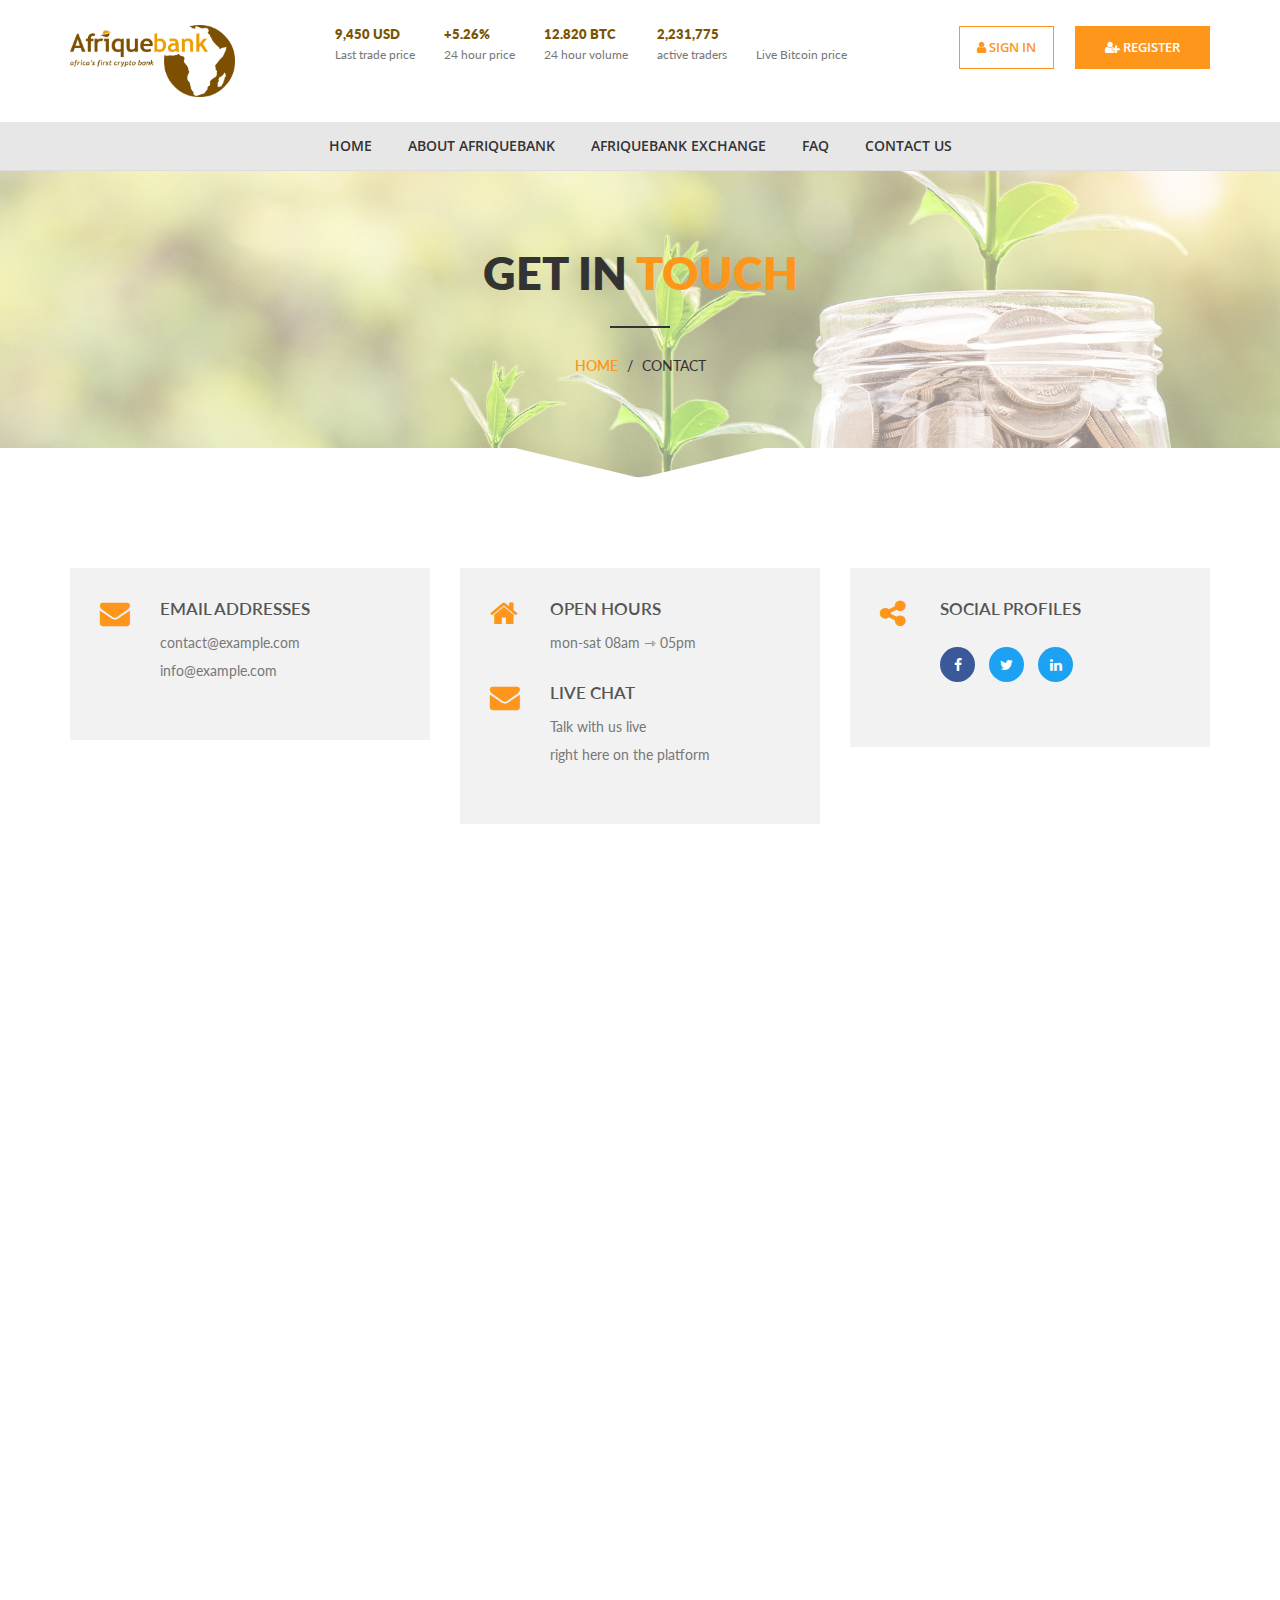
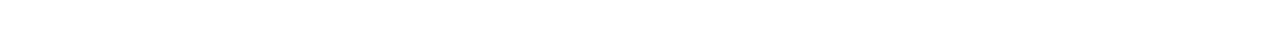
<file: contact.html>
<!DOCTYPE html>
<html lang="en">


<head>

    <meta charset="utf-8" />
    <title>Afrique Bank - Contact Us.</title>
    <meta name="viewport" content="width=device-width, initial-scale=1.0" />

    <!-- Favicon -->
    <link rel="shortcut icon" href="images/favicon.ico">

    <!-- Template CSS Files -->
    <link rel="stylesheet" href="css/font-awesome.min.css">
    <link rel="stylesheet" href="css/bootstrap.min.css">
    <link rel="stylesheet" href="css/magnific-popup.css">
    <link rel="stylesheet" href="css/select2.min.css">
    <link rel="stylesheet" href="css/style.css">
    <link rel="stylesheet" href="css/skins/orange.css">

    <link href="https://unpkg.com/aos@2.3.1/dist/aos.css" rel="stylesheet">

    <!-- Live Style Switcher - demo only -->
    <link rel="alternate stylesheet" type="text/css" title="orange" href="css/skins/orange.css" />
    <link rel="alternate stylesheet" type="text/css" title="green" href="css/skins/green.css" />
    <link rel="alternate stylesheet" type="text/css" title="blue" href="css/skins/blue.css" />
    <link rel="stylesheet" type="text/css" href="css/styleswitcher.css" />

    <style type="text/css">
        html {
            scroll-behavior: smooth;
        }
    </style>

    <!-- Template JS Files -->
    <script src="js/modernizr.js"></script>

</head>

<body class="light">
    <!-- SVG Preloader Starts -->

    <!-- SVG Preloader Ends -->
    <!-- Wrapper Starts -->
    <div class="wrapper">
        <!-- Header Starts -->
        <header class="header">
            <div class="container">
                <div class="row">
                    <!-- Logo Starts -->
                    <div class="main-logo col-xs-12 col-md-3 col-md-2 col-lg-2 hidden-xs">
                        <a href="index.html">
							<img id="logo" class="img-responsive logo-img" src="images/afriquebank_logo.png" alt=" Afrique Bank logo">
                            <!-- <span class="logo-text">Afrique Bank</span> -->
						</a>
                    </div>
                    <!-- Logo Ends -->
                    <!-- Statistics Starts -->
                    <div class="col-md-7 col-lg-7">
                        <ul class="unstyled bitcoin-stats text-center">
                            <li>
                                <h6>9,450 USD</h6><span>Last trade price</span></li>
                            <li>
                                <h6>+5.26%</h6><span>24 hour price</span></li>
                            <li>
                                <h6>12.820 BTC</h6><span>24 hour volume</span></li>
                            <li>
                                <h6>2,231,775</h6><span>active traders</span></li>
                            <li>
                                <div class="btcwdgt-price" data-bw-theme="light" data-bw-cur="usd"></div>
                                <span>Live Bitcoin price</span>
                            </li>
                        </ul>
                    </div>
                    <!-- Statistics Ends -->
                    <!-- User Sign In/Sign Up Starts -->
                    <div class="col-md-3 col-lg-3">
                        <ul class="unstyled user">
                            <li class="sign-in"><a href="login.html" class="btn btn-primary"><i class="fa fa-user"></i> sign in</a></li>
                            <li class="sign-up"><a href="register.html" class="btn btn-primary"><i class="fa fa-user-plus"></i> register</a></li>
                        </ul>
                    </div>
                    <!-- User Sign In/Sign Up Ends -->
                </div>
            </div>
            <!-- Navigation Menu Starts -->
            <nav class="site-navigation navigation" id="site-navigation">
                <div class="container">
                    <div class="site-nav-inner">
                        <!-- Logo For ONLY Mobile display Starts -->
                        <a class="logo-mobile" href="index.html">
                            <img id="logo" class="img-responsive logo-mobile-padding-2" src="images/afriquebank_logo.png" alt=" Afrique Bank mobile logo">
                            <!-- <span class="logo-text">Afrique Bank</span> -->
                        </a>
                        <!-- Logo For ONLY Mobile display Ends -->
                        <!-- Toggle Icon for Mobile Starts -->
                        <button type="button" class="navbar-toggle" data-toggle="collapse" data-target=".navbar-collapse">
                            <span class="sr-only">Toggle navigation</span>
                            <span class="icon-bar"></span>
                            <span class="icon-bar"></span>
                            <span class="icon-bar"></span>
                        </button>
                        <!-- Toggle Icon for Mobile Ends -->
                        <div class="collapse navbar-collapse navbar-responsive-collapse">
                            <!-- Main Menu Starts -->
                            <ul class="nav navbar-nav">
                                <li><a href="index.html">Home</a></li>
                                <li><a href="about.html">About AfriqueBank</a></li>
                                <li><a href="investment.html">AfriqueBank Exchange</a></li>
                                <li><a href="faq.html">FAQ </a></li>
                                <li class="active"><a href="contact.html">Contact Us</a></li>
                            </ul>
                            <!-- Main Menu Ends -->
                        </div>
                    </div>
                </div>
                <!-- Search Input Starts -->
                <div class="site-search">
                    <div class="container">
                        <input type="text" placeholder="type your keyword and hit enter ...">
                        <span class="close">×</span>
                    </div>
                </div>
                <!-- Search Input Ends -->
            </nav>
            <!-- Navigation Menu Ends -->
        </header>
        <!-- Header Ends -->
        <!-- Banner Area Starts -->
        <section class="banner-area">
			<div class="banner-overlay">
				<div class="banner-text text-center">
					<div class="container">
						<!-- Section Title Starts -->
						<div class="row text-center">
							<div class="col-xs-12">
								<!-- Title Starts -->
								<h2 class="title-head">Get in <span>touch</span></h2>
								<!-- Title Ends -->
								<hr>
								<!-- Breadcrumb Starts -->
								<ul class="breadcrumb">
									<li><a href="index.html"> home</a></li>
									<li>contact</li>
								</ul>
								<!-- Breadcrumb Ends -->
							</div>
						</div>
						<!-- Section Title Ends -->
					</div>
				</div>
			</div>
        </section>
        <!-- Banner Area Ends -->
        <!-- Contact Section Starts -->
        <section class="contact">
            <div class="container">
                <div class="row">
                    <!--<div class="col-xs-12 col-md-8 contact-form">
						<h3 class="col-xs-12">feel free to drop us a message</h3>
                        <p class="col-xs-12">Need to speak to us? Do you have any queries or suggestions? Please contact us about all enquiries including membership and volunteer work using the form below.</p>
                        <!-- Contact Form Starts 
                        <form class="form-contact" method="post" action="http://slimhamdi.net/bayya/php/process-form.php">
                            <!-- Input Field Starts 
                            <div class="form-group col-md-6">
                                <input class="form-control" name="firstname" id="firstname" placeholder="FIRST NAME" type="text" required>
                            </div>
                            <!-- Input Field Ends -->
                            <!-- Input Field Starts 
                            <div class="form-group col-md-6">
                                <input class="form-control" name="lastname" id="lastname" placeholder="LAST NAME" type="text" required>
                            </div>
                            <!-- Input Field Ends -->
                            <!-- Input Field Starts 
                            <div class="form-group col-md-6">
                                <input class="form-control" name="email" id="email" placeholder="EMAIL" type="email" required>
                            </div>
                            <!-- Input Field Ends -->
                            <!-- Input Field Starts 
                            <div class="form-group col-md-6">
                                <input class="form-control" name="text" id="subject" placeholder="SUBJECT" type="text" required>
                            </div>
                            <!-- Input Field Ends -->
                            <!-- Input Field Starts 
                            <div class="form-group col-xs-12">
                                <textarea class="form-control" id="message" name="message" placeholder="MESSAGE" required></textarea>
                            </div>
                            <!-- Input Field Ends -->
                            <!-- Submit Form Button Starts 
                            <div class="form-group col-xs-12 col-sm-4">
                                <button class="btn btn-primary btn-contact" type="submit">send message</button>
                            </div>
                            <!-- Submit Form Button Ends -->
                            <!-- Form Submit Message Starts 
                            <div class="col-xs-12 text-center output_message_holder d-none">
								<p class="output_message"></p>
                            </div>
                             <!-- Form Submit Message Ends 
                        </form>
						<!-- Contact Form Ends 
                    </div>-->
					<!-- Contact Widget Starts -->
                    <div class="col-xs-12 col-md-4" data-aos="zoom-in">
                        <div class="widget">
                            <div class="contact-page-info">
								<!-- Contact Info Box Starts -->
                                <div class="contact-info-box">
                                    <i class="fa fa-envelope big-icon"></i>
                                    <div class="contact-info-box-content">
                                        <h4>Email Addresses</h4>

                                        <p>contact@example.com<br>info@example.com</p>
                                    </div>
                                </div>
								<!-- Contact Info Box Ends -->
                            </div>
                        </div>
                    </div>
					<!-- Contact Widget Ends -->

                    <!-- Contact Widget Starts -->
                    <div class="col-xs-12 col-md-4" data-aos="zoom-in">
                        <div class="widget">
                            <div class="contact-page-info">
                                <!-- Contact Info Box Starts -->
                                <div class="contact-info-box">
                                    <i class="fa fa-home big-icon"></i>
                                    <div class="contact-info-box-content">
                                        <h4>Open Hours</h4>
                                        <p>mon-sat 08am &#x21FE; 05pm<br>
                                    </div>
                                </div>
                                <!-- Contact Info Box Ends -->
                                <!-- Contact Info Box Starts -->
                                <div class="contact-info-box">
                                    <i class="fa fa-envelope big-icon"></i>
                                    <div class="contact-info-box-content">
                                        <h4>Live Chat</h4>

                                        <p>Talk with us live<br>right here on the platform</p>
                                    </div>
                                </div>
                                <!-- Contact Info Box Ends -->
                            </div>
                        </div>
                    </div>
                    <!-- Contact Widget Ends -->

                    <!-- Contact Widget Starts -->
                    <div class="col-xs-12 col-md-4" data-aos="zoom-in">
                        <div class="widget">
                            <div class="contact-page-info">
                                <!-- Social Media Icons Starts -->
                                <div class="contact-info-box">
                                    <i class="fa fa-share-alt big-icon"></i>
                                    <div class="contact-info-box-content">
                                        <h4>Social Profiles</h4>
                                        <div class="social-contact">
                                            <ul>
                                                <li class="facebook"><a href="#" target="_blank"><i class="fa fa-facebook"></i></a></li>
                                                <li class="twitter"><a href="#" target="_blank"><i class="fa fa-twitter"></i></a></li>
                                                <li class="twitter"><a href="#" target="_blank"><i class="fa fa-linkedin"></i></a></li>
                                                <!-- <li class="google-plus"><a href="#" target="_blank"><i class="fa fa-google-plus"></i></a></li> -->
                                            </ul>
                                        </div>
                                    </div>
                                </div>
                                <!-- Social Media Icons Starts -->
                            </div>
                        </div>
                    </div>
                    <!-- Contact Widget Ends -->
                </div>
            </div>
        </section>
        <!-- Contact Section Ends -->
        <!-- Call To Action Section Starts -->
                                    <section class="call-action-all" data-aos="zoom-in">
                                <div class="call-action-all-overlay">
                                    <div class="container">
                                        <div class="row">
                                            <div class="col-xs-12">
                                                <!-- Call To Action Text Starts -->
                                                <div class="action-text">
                                                    <h2>Get Started Today With TRADES FARE</h2>
                                                    <p class="lead">Open account for free and start trading!</p>
                                                </div>
                                                <!-- Call To Action Text Ends -->
                                                <!-- Call To Action Button Starts -->
                                                <p class="action-btn"><a class="btn btn-primary" href="register.html">Register Now</a></p>
                                                <!-- Call To Action Button Ends -->
                                            </div>
                                        </div>
                                    </div>
                                </div>
                            </section>
        <!-- Call To Action Section Ends -->
        <!-- Footer Starts -->
        <footer class="footer" data-aos="zoom-in">
                                <!-- Footer Top Area Starts -->
                                <div class="top-footer">
                                    <div class="container">
                                        <div class="row">
                                            <!-- Footer Widget Starts -->
                                            <div class="col-sm-4 col-md-2">
                                                <h4>Our Company</h4>
                                                <div class="menu">
                                                    <ul>
                                                        <li class="active"><a href="index.html">Home</a></li>
                                                        <li><a href="about.html">About</a></li>
                                                        <li><a href="trade-offers.html">Trade Offers</a></li>
                                                        <li><a href="faq.html">Faqs</a></li>
                                                        <li><a href="contact.html">Contact</a></li>
                                                    </ul>
                                                </div>
                                            </div>
                                            <!-- Footer Widget Ends -->
                                            <!-- Footer Widget Starts -->
                                            <div class="col-sm-4 col-md-3">
                                                <h4>Contact Us </h4>
                                                <div class="contacts">
                                                    <div>
                                                        <span>contact@AfriqueBank.com</span>
                                                    </div>
                                                    <div>
                                                        <span>Mon-Sat 08am &#x21FE; 05pm</span>
                                                    </div>
                                                </div>
                                            </div>
                                            <!-- Footer Widget Ends -->
                                            <!-- Footer Widget Starts -->
                                            <div class="col-sm-12 col-md-5">
                                                <!-- Facts Starts -->
                                                <div class="facts-footer">
                                                    <div>
                                                        <h5>$198.76B</h5>
                                                        <span>Market cap</span>
                                                    </div>
                                                    <div>
                                                        <h5>243K</h5>
                                                        <span>daily transactions</span>
                                                    </div>
                                                    <div>
                                                        <h5>369K</h5>
                                                        <span>active accounts</span>
                                                    </div>
                                                    <div>
                                                        <h5>127</h5>
                                                        <span>supported countries</span>
                                                    </div>
                                                </div>
                                                <!-- Facts Ends -->
                                                <hr>
                                            </div>
                                            <!-- Footer Widget Ends -->
                                        </div>
                                    </div>
                                </div>
                                <!-- Footer Top Area Ends -->
                                <!-- Footer Bottom Area Starts -->
                                <div class="bottom-footer">
                                    <div class="container">
                                        <div class="row">
                                            <div class="col-xs-12">
                                                <!-- Copyright Text Starts -->
                                                <p class="text-center"><a href="index.html" target="_blank">Afrique Bank.</a></p>
                                                <!-- Copyright Text Ends -->
                                            </div>
                                        </div>
                                    </div>
                                </div>
                                <!-- Footer Bottom Area Ends -->
                            </footer>
        <!-- Footer Ends -->
        <!-- Back To Top Starts  -->
        <a href="#" id="back-to-top" class="back-to-top fa fa-arrow-up"></a>
        <!-- Back To Top Ends  -->

        <!-- Template JS Files -->
        <script src="js/jquery-2.2.4.min.js"></script>
        <script src="js/bootstrap.min.js"></script>
        <script src="js/select2.min.js"></script>
        <script src="js/jquery.magnific-popup.min.js"></script>
        <script src="js/custom.js"></script>

        <!-- Live Style Switcher JS File - only demo -->
        <script src="js/styleswitcher.js"></script>
        
        <script src="https://unpkg.com/aos@2.3.1/dist/aos.js"></script>
                            <script>AOS.init();</script>

    </div>
    <!-- Wrapper Ends -->
</body>

</html>
</file>
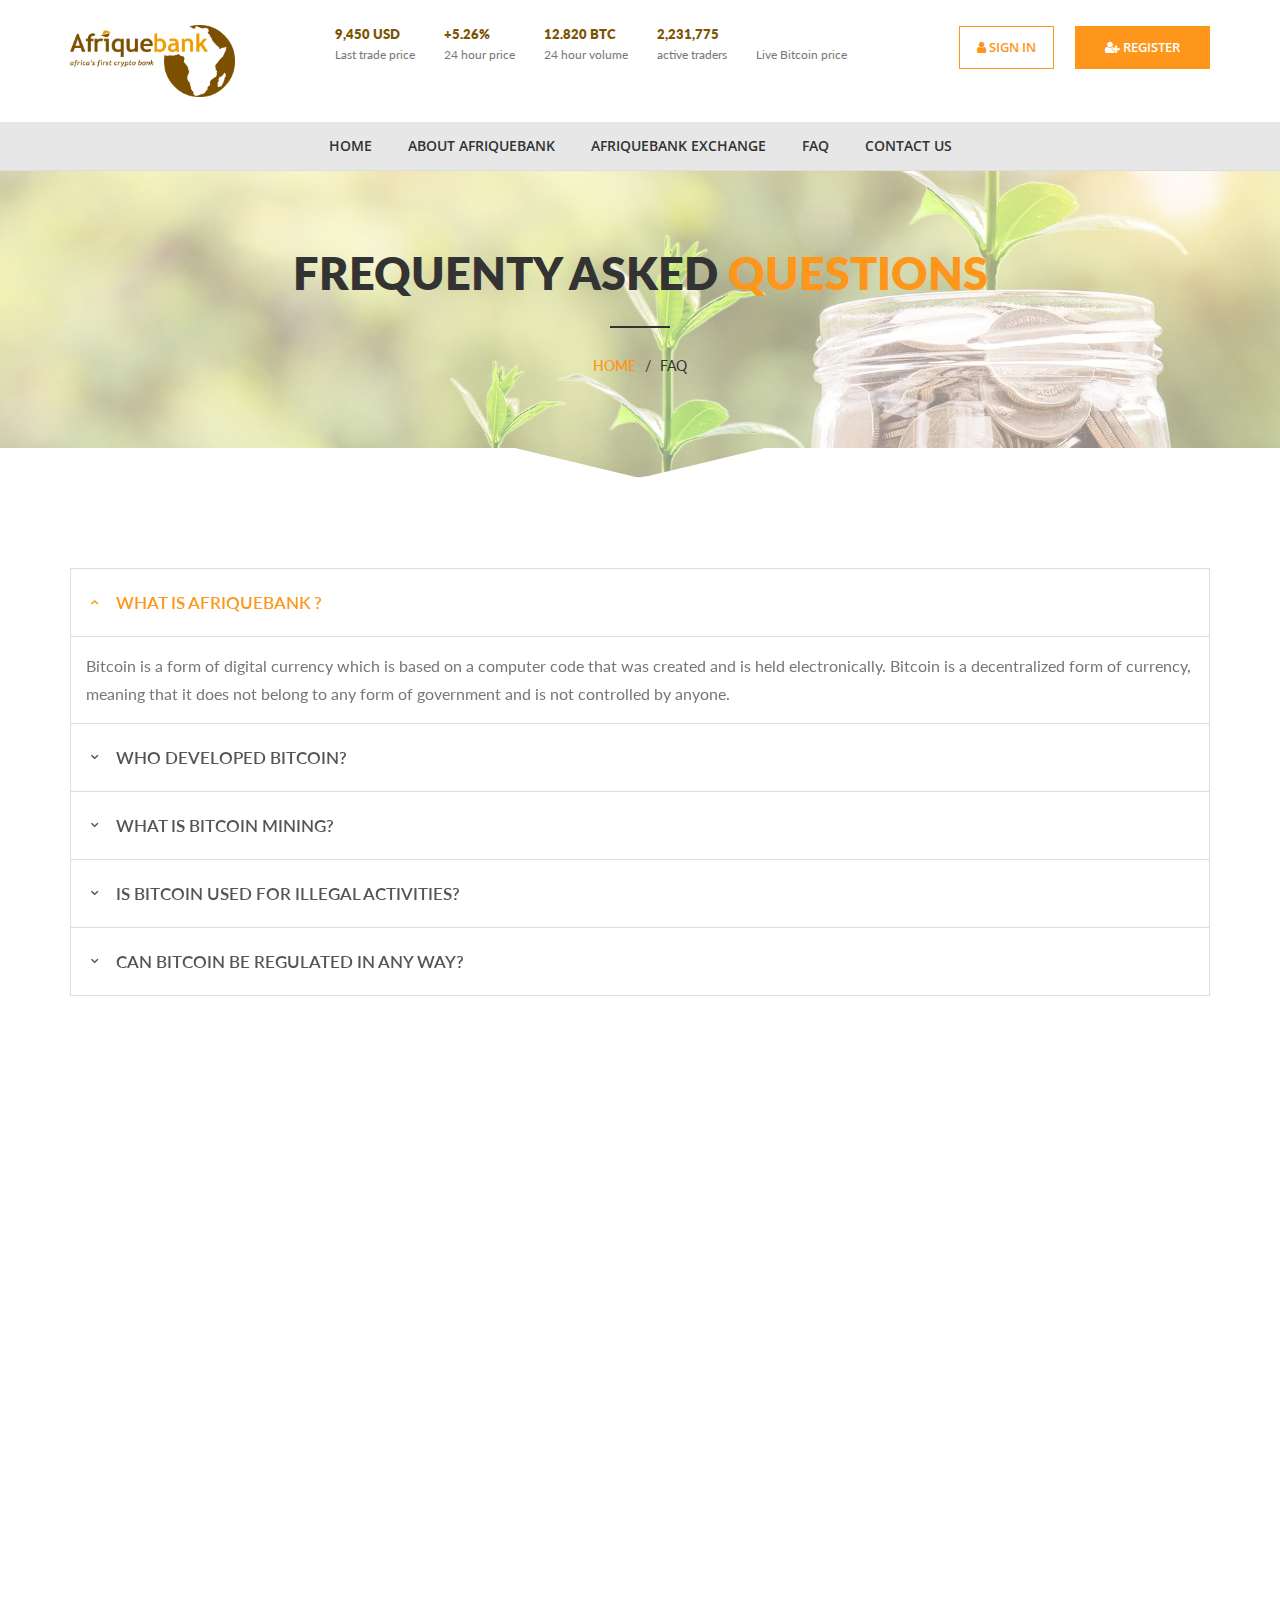
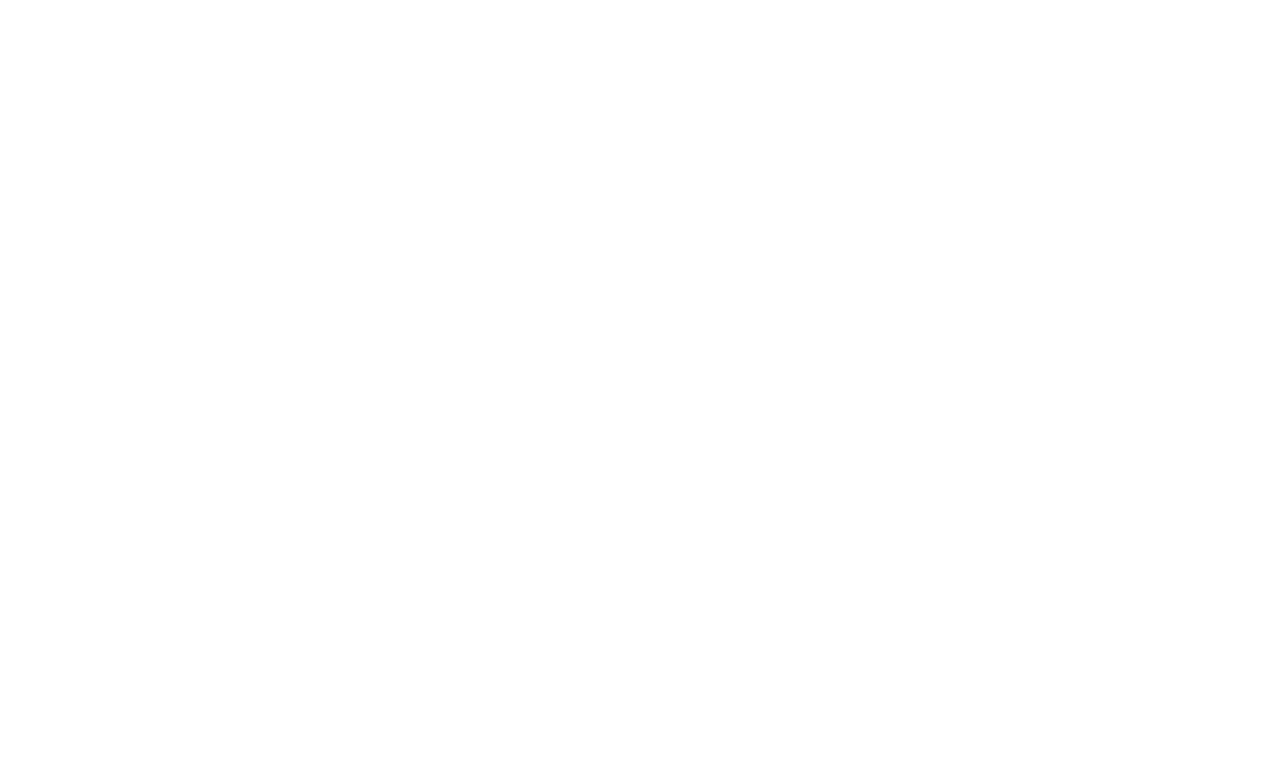
<file: faq.html>
<!DOCTYPE html>
<html lang="en">
    <head>
        <meta charset="utf-8" />
        <title>Afrique Bank - FAQs.</title>
        <meta name="viewport" content="width=device-width, initial-scale=1.0" />
        <!-- Favicon -->
        <link rel="shortcut icon" href="images/favicon.png">
        <!-- Template CSS Files -->
        <link rel="stylesheet" href="css/font-awesome.min.css">
        <link rel="stylesheet" href="css/bootstrap.min.css">
        <link rel="stylesheet" href="css/magnific-popup.css">
        <link rel="stylesheet" href="css/select2.min.css">
        <link rel="stylesheet" href="css/style.css">
        <link rel="stylesheet" href="css/skins/orange.css">
        
        <link href="https://fonts.googleapis.com/css2?family=Libre+Baskerville:wght@700&display=swap" rel="stylesheet">
        <link href="https://unpkg.com/aos@2.3.1/dist/aos.css" rel="stylesheet">
        <link rel="shortcut icon" href="images/favicon.ico" type="image/x-icon">
        <link rel="icon" href="images/favicon.ico" type="image/x-icon">
        <!-- Live Style Switcher - demo only -->
        <link rel="alternate stylesheet" type="text/css" title="orange" href="css/skins/orange.css" />
        <link rel="alternate stylesheet" type="text/css" title="green" href="css/skins/green.css" />
        <link rel="alternate stylesheet" type="text/css" title="blue" href="css/skins/blue.css" />
        <link rel="stylesheet" type="text/css" href="css/styleswitcher.css" />
        <style type="text/css">
        html {
        scroll-behavior: smooth;
        }
        </style>
        <!-- Template JS Files -->
        <script src="js/modernizr.js"></script>
    </head>
    <body class="light">
        <!-- SVG Preloader Starts -->
        <!-- SVG Preloader Ends -->
        <!-- Wrapper Starts -->
        <div class="wrapper">
            <!-- Header Starts -->
            <header class="header">
                <div class="container">
                    <div class="row">
                        <!-- Logo Starts -->
                        <div class="main-logo col-xs-12 col-md-3 col-md-2 col-lg-2 hidden-xs">
                            <a href="index.html" >
                                <img id="logo" class="img-responsive logo-img" src="images/afriquebank_logo.png" alt=" Afrique Bank logo">
                                <!-- <p class="logo-text">Afrique Bank</p> -->
                            </a>
                        </div>
                        <!-- Logo Ends -->
                        <!-- Statistics Starts -->
                        <div class="col-md-7 col-lg-7">
                            <ul class="unstyled bitcoin-stats text-center">
                                <li>
                                    <h6>9,450 USD</h6><span>Last trade price</span></li>
                                    <li>
                                        <h6>+5.26%</h6><span>24 hour price</span></li>
                                        <li>
                                            <h6>12.820 BTC</h6><span>24 hour volume</span></li>
                                            <li>
                                                <h6>2,231,775</h6><span>active traders</span></li>
                                                <li>
                                                    <div class="btcwdgt-price" data-bw-theme="light" data-bw-cur="usd"></div>
                                                    <span>Live Bitcoin price</span>
                                                </li>
                                            </ul>
                                        </div>
                                        <!-- Statistics Ends -->
                                        <!-- User Sign In/Sign Up Starts -->
                                        <div class="col-md-3 col-lg-3">
                                            <ul class="unstyled user">
                                                <li class="sign-in"><a href="login.html" class="btn btn-primary"><i class="fa fa-user"></i> sign in</a></li>
                                                <li class="sign-up"><a href="register.html" class="btn btn-primary"><i class="fa fa-user-plus"></i> register</a></li>
                                            </ul>
                                        </div>
                                        <!-- User Sign In/Sign Up Ends -->
                                    </div>
                                </div>
                                <!-- Navigation Menu Starts -->
                                <nav class="site-navigation navigation" id="site-navigation">
                                    <div class="container">
                                        <div class="site-nav-inner">
                                            <!-- Logo For ONLY Mobile display Starts -->
                                            <a class="logo-mobile" href="index.html">
                                                <img id="logo" class="img-responsive logo-mobile-padding-2" src="images/afriquebank_logo.png" alt=" Afrique Bank mobile logo">
                                                <!-- <span class="logo-text">Afrique Bank</span> -->
                                            </a>
                                            <!-- Logo For ONLY Mobile display Ends -->
                                            <!-- Toggle Icon for Mobile Starts -->
                                            <button type="button" class="navbar-toggle" data-toggle="collapse" data-target=".navbar-collapse">
                                            <span class="sr-only">Toggle navigation</span>
                                            <span class="icon-bar"></span>
                                            <span class="icon-bar"></span>
                                            <span class="icon-bar"></span>
                                            </button>
                                            <!-- Toggle Icon for Mobile Ends -->
                                            <div class="collapse navbar-collapse navbar-responsive-collapse">
                                                <!-- Main Menu Starts -->
                                                <ul class="nav navbar-nav">
                                                    <li><a href="index.html">Home</a></li>
                                                    <li><a href="about.html">About AfriqueBank</a></li>
                                                    <li><a href="investment.html">AfriqueBank Exchange</a></li>
                                                    <li class="active"><a href="faq.html">FAQ </a></li>
                                                    <!--<li class="dropdown">
                                                        <a href="#" class="dropdown-toggle" data-toggle="dropdown">Blog <i class="fa fa-angle-down"></i></a>
                                                        <ul class="dropdown-menu" role="menu">
                                                            <li><a href="blog-right-sidebar.html">Right Sidebar</a></li>
                                                            <li><a href="blog-left-sidebar.html">Left Sidebar</a></li>
                                                            <li><a href="blog-grid-no-sidebar.html">Grid No Sidebar</a></li>
                                                            <li><a href="blog-post.html">Single Post</a></li>
                                                        </ul>
                                                    </li>
                                                    <li class="dropdown">
                                                        <a href="#" class="dropdown-toggle" data-toggle="dropdown">pages <i class="fa fa-angle-down"></i></a>
                                                        <ul class="dropdown-menu" role="menu">
                                                            <li><a href="register.html">Register page</a></li>
                                                            <li><a href="login.html">Login page</a></li>
                                                            <li><a href="shopping-cart.html">Shopping cart</a></li>
                                                            <li><a href="shopping-checkout.html">shopping checkout</a></li>
                                                            <li><a href="faq.html">FAQ page</a></li>
                                                            <li><a href="404.html">404 Page</a></li>
                                                            <li><a href="503.html">Server Error Page</a></li>
                                                            <li><a href="terms-of-services.html">Terms of Services</a></li>
                                                            <li><a href="coming-soon.html">Coming Soon</a></li>
                                                        </ul>
                                                    </li>
                                                    <li><a href="contact.html">Contact</a></li>-->
                                                    <li><a href="contact.html">Contact Us</a></li>
                                                    <!-- Cart Icon Starts
                                                    <li class="cart"><a href="shopping-cart.html"><i class="fa fa-shopping-cart"></i></a></li>
                                                    <!-- Cart Icon Starts -->
                                                    <!-- Search Icon Starts
                                                    <li class="search"><button class="fa fa-search"></button></li>
                                                    <!-- Search Icon Ends -->
                                                </ul>
                                                <!-- Main Menu Ends -->
                                            </div>
                                        </div>
                                    </div>
                                    <!-- Search Input Starts -->
                                    <div class="site-search">
                                        <div class="container">
                                            <input type="text" placeholder="type your keyword and hit enter ...">
                                            <span class="close">×</span>
                                        </div>
                                    </div>
                                    <!-- Search Input Ends -->
                                </nav>
                                <!-- Navigation Menu Ends -->
                            </header>
                            <!-- Header Ends -->
                            <!-- Banner Area Starts -->
                            <section class="banner-area"  data-aos="zoom-in">
                                <div class="banner-overlay">
                                    <div class="banner-text text-center">
                                        <div class="container">
                                            <!-- Section Title Starts -->
                                            <div class="row text-center">
                                                <div class="col-xs-12">
                                                    <!-- Title Starts -->
                                                    <h2 class="title-head">Frequenty Asked <span>Questions</span></h2>
                                                    <!-- Title Ends -->
                                                    <hr>
                                                    <!-- Breadcrumb Starts -->
                                                    <ul class="breadcrumb">
                                                        <li><a href="index.html"> home</a></li>
                                                        <li>faq</li>
                                                    </ul>
                                                    <!-- Breadcrumb Ends -->
                                                </div>
                                            </div>
                                            <!-- Section Title Ends -->
                                        </div>
                                    </div>
                                </div>
                            </section>
                            <!-- Banner Area Ends -->
                            <!-- Section FAQ Starts -->
                            <section class="faq"  data-aos="zoom-in">
                                <div class="container">
                                    <div class="row">
                                        <div class="col-xs-12 col-md-12">
                                            <!-- Panel Group Starts -->
                                            <div class="panel-group" id="accordion">
                                                <!-- Panel Starts -->
                                                <div class="panel panel-default">
                                                    <!-- Panel Heading Starts -->
                                                    <div class="panel-heading">
                                                        <h4 class="panel-title">
                                                        <a data-toggle="collapse" data-parent="#accordion" href="#collapse1">
                                                        what is AfriqueBank ?</a>
                                                        </h4>
                                                    </div>
                                                    <!-- Panel Heading Ends -->
                                                    <!-- Panel Content Starts -->
                                                    <div id="collapse1" class="panel-collapse collapse in">
                                                        <!--<div class="panel-body">
                                                            AfriqueBank is
                                                        </div>-->
                                                        <div class="panel-body">Bitcoin is a form of digital currency which is based on a computer code that was created and is held electronically. Bitcoin is a decentralized form of currency, meaning that it does not belong to any form of government and is not controlled by anyone.</div>
                                                    </div>
                                                    <!-- Panel Content Starts -->
                                                </div>
                                                <!-- Panel Ends -->
                                                <!-- Panel Starts -->
                                                <div class="panel panel-default">
                                                    <!-- Panel Heading Starts -->
                                                    <div class="panel-heading">
                                                        <h4 class="panel-title">
                                                        <a class="collapsed" data-toggle="collapse" data-parent="#accordion" href="#collapse2">
                                                        Who Developed Bitcoin?</a>
                                                        </h4>
                                                    </div>
                                                    <!-- Panel Heading Ends -->
                                                    <!-- Panel Content Starts -->
                                                    <div id="collapse2" class="panel-collapse collapse">
                                                        <div class="panel-body">The original Bitcoin code was designed by Satoshi Nakamoto under MIT open source credentials. In 2008 Nakamoto outlined the idea behind Bitcoin in his White Paper, which scientifically described how the cryptocurrency would function. Bitcoin is the first successful digital currency designed with trust in cryptography over central authorities. Satoshi left the Bitcoin code in the hands of developers and the community in 2010. Thus far hundreds of developers have added to the core code throughout the years.</div>
                                                    </div>
                                                    <!-- Panel Content Starts -->
                                                </div>
                                                <!-- Panel Ends -->
                                                <!-- Panel Starts -->
                                                <div class="panel panel-default">
                                                    <!-- Panel Heading Starts -->
                                                    <div class="panel-heading">
                                                        <h4 class="panel-title">
                                                        <a class="collapsed" data-toggle="collapse" data-parent="#accordion" href="#collapse3">
                                                        What is Bitcoin Mining?</a>
                                                        </h4>
                                                    </div>
                                                    <!-- Panel Heading Ends -->
                                                    <!-- Panel Content Starts -->
                                                    <div id="collapse3" class="panel-collapse collapse">
                                                        <div class="panel-body">Bitcoin mining is analogous to the mining of gold, but its digital form. The process involves specialized computers solving algorithmic equations or hash functions. These problems help miners to confirm blocks of transactions held within the network. Bitcoin mining provides a reward for miners by paying out in Bitcoin in turn the miners confirm transactions on the blockchain. Miners introduce new Bitcoin into the network and also secure the system with transaction confirmation. They are also rewarded network fees for when they harvest new coin and a time when the last bitcoin is found mining will continue.</div>
                                                    </div>
                                                    <!-- Panel Content Starts -->
                                                </div>
                                                <!-- Panel Ends -->
                                                <!-- Panel Starts -->
                                                <div class="panel panel-default">
                                                    <!-- Panel Heading Starts -->
                                                    <div class="panel-heading">
                                                        <h4 class="panel-title">
                                                        <a class="collapsed" data-toggle="collapse" data-parent="#accordion" href="#collapse4">
                                                        Is Bitcoin Used For Illegal Activities?</a>
                                                        </h4>
                                                    </div>
                                                    <!-- Panel Heading Ends -->
                                                    <!-- Panel Content Starts -->
                                                    <div id="collapse4" class="panel-collapse collapse">
                                                        <div class="panel-body">This is a yet another controversial topic. Because of the freedom and the degree of anonymity that the use of Bitcoin offers, many users who were seeking to purchase or solicit illegal goods or services initially turned to the use of Bitcoin as a method of payment.</div>
                                                    </div>
                                                    <!-- Panel Content Starts -->
                                                </div>
                                                <!-- Panel Ends -->
                                                <!-- Panel Starts -->
                                                <div class="panel panel-default">
                                                    <!-- Panel Heading Starts -->
                                                    <div class="panel-heading">
                                                        <h4 class="panel-title">
                                                        <a class="collapsed" data-toggle="collapse" data-parent="#accordion" href="#collapse5">
                                                        Can Bitcoin Be Regulated In Any Way?</a>
                                                        </h4>
                                                    </div>
                                                    <!-- Panel Heading Ends -->
                                                    <!-- Panel Content Starts -->
                                                    <div id="collapse5" class="panel-collapse collapse">
                                                        <div class="panel-body">Again, when a user decides to use a specific type of software for their Bitcoin wallet, they are deciding what direction the Bitcoin network is heading towards. In other words, you need the cooperation of nearly every single user in order to modify any aspect of the Bitcoin protocol.</div>
                                                    </div>
                                                    <!-- Panel Content Starts -->
                                                </div>
                                                <!-- Panel Ends -->
                                            </div>
                                            <!-- Panel Group Ends -->
                                        </div>
                                    </div>
                                </div>
                            </section>
                            <!-- Section FAQ Ends -->
                            <section class="facts" data-aos="zoom-in">
                                <!-- Container Starts -->
                                <div class="container">
                                    <!-- Fact Badges Starts -->
                                    <div class="row text-center facts-content">
                                        <div class="text-center heading-facts">
                                            <h2>Afrique Bank<span> numbers</span></h2>
                                            <p>leading cryptocurrency exchange since day one of Bitcoin distribution</p>
                                        </div>
                                        <!-- Fact Badge Item Starts -->
                                        <div class="col-xs-12 col-md-3 col-sm-6 fact">
                                            <h3>$<span class='numscroller' data-min='1' data-max='78' data-delay='5' data-increment='2'>78</span>B</h3>
                                            
                                            <h4>market cap</h4>
                                        </div>
                                        <!-- Fact Badge Item Ends -->
                                        <!-- Fact Badge Item Starts -->
                                        <div class="col-xs-12 col-md-3 col-sm-6 fact fact-clear">
                                            <!--<h3>165k</h3>-->
                                            <h3><span class='numscroller' data-min='1' data-max='165' data-delay='5' data-increment='5'>165</span>k</h3>
                                            <h4>daily transactions</h4>
                                        </div>
                                        <!-- Fact Badge Item Ends -->
                                        <!-- Fact Badge Item Starts -->
                                        <div class="col-xs-12 col-md-3 col-sm-6 fact">
                                            <!--<h3>1726</h3>-->
                                            <h3><span class='numscroller' data-min='1' data-max='1726' data-delay='5' data-increment='5'>1726</span></h3>
                                            <h4>active accounts</h4>
                                        </div>
                                        <!-- Fact Badge Item Ends -->
                                        <!-- Fact Badge Item Starts -->
                                        <div class="col-xs-12 col-md-3 col-sm-6">
                                            <!--<h3>17</h3>-->
                                            <h3><span class='numscroller' data-min='1' data-max='17' data-delay='5' data-increment='1'>17</span></h3>
                                            <h4>years on the market</h4>
                                        </div>
                                        <!-- Fact Badge Item Ends -->
                                        <div class="col-xs-12 buttons">
                                            <a class="btn btn-primary btn-pricing" href="index.html#plans">See pricing</a>
                                            <span class="or"> or </span>
                                            <a class="btn btn-primary btn-register" href="register.html">Register Now</a>
                                        </div>
                                    </div>
                                    <!-- Fact Badges Ends -->
                                </div>
                                <!-- Container Ends -->
                            </section>
                            <!-- facts Section Ends -->
                            <!-- Call To Action Section Starts -->
                            <section class="call-action-all" data-aos="zoom-in">
                                <div class="call-action-all-overlay">
                                    <div class="container">
                                        <div class="row">
                                            <div class="col-xs-12">
                                                <!-- Call To Action Text Starts -->
                                                <div class="action-text">
                                                    <h2>Get Started Today With Afrique Bank</h2>
                                                    <p class="lead">Open account for free and start trading!</p>
                                                </div>
                                                <!-- Call To Action Text Ends -->
                                                <!-- Call To Action Button Starts -->
                                                <p class="action-btn"><a class="btn btn-primary" href="register.html">Register Now</a></p>
                                                <!-- Call To Action Button Ends -->
                                            </div>
                                        </div>
                                    </div>
                                </div>
                            </section>
                            <!-- Call To Action Section Ends -->
                            <!-- Footer Starts -->
                            <footer class="footer" data-aos="zoom-in">
                                <!-- Footer Top Area Starts -->
                                <div class="top-footer">
                                    <div class="container">
                                        <div class="row">
                                            <!-- Footer Widget Starts -->
                                            <div class="col-sm-4 col-md-2">
                                                <h4>Our Company</h4>
                                                <div class="menu">
                                                    <ul>
                                                        <li class="active"><a href="index.html">Home</a></li>
                                                        <li><a href="about.html">About</a></li>
                                                        <li><a href="trade-offers.html">Trade Offers</a></li>
                                                        <li><a href="faq.html">Faqs</a></li>
                                                        <li><a href="contact.html">Contact</a></li>
                                                    </ul>
                                                </div>
                                            </div>
                                            <!-- Footer Widget Ends -->
                                            <!-- Footer Widget Starts -->
                                            <div class="col-sm-4 col-md-3">
                                                <h4>Contact Us </h4>
                                                <div class="contacts">
                                                    <div>
                                                        <span>contact@AfriqueBank.com</span>
                                                    </div>
                                                    <div>
                                                        <span>Mon-Sat 08am &#x21FE; 05pm</span>
                                                    </div>
                                                </div>
                                            </div>
                                            <!-- Footer Widget Ends -->
                                            <!-- Footer Widget Starts -->
                                            <div class="col-sm-12 col-md-5">
                                                <!-- Facts Starts -->
                                                <div class="facts-footer">
                                                    <div>
                                                        <h5>$198.76B</h5>
                                                        <span>Market cap</span>
                                                    </div>
                                                    <div>
                                                        <h5>243K</h5>
                                                        <span>daily transactions</span>
                                                    </div>
                                                    <div>
                                                        <h5>369K</h5>
                                                        <span>active accounts</span>
                                                    </div>
                                                    <div>
                                                        <h5>127</h5>
                                                        <span>supported countries</span>
                                                    </div>
                                                </div>
                                                <!-- Facts Ends -->
                                                <hr>
                                            </div>
                                            <!-- Footer Widget Ends -->
                                        </div>
                                    </div>
                                </div>
                                <!-- Footer Top Area Ends -->
                                <!-- Footer Bottom Area Starts -->
                                <div class="bottom-footer">
                                    <div class="container">
                                        <div class="row">
                                            <div class="col-xs-12">
                                                <!-- Copyright Text Starts -->
                                                <p class="text-center"><a href="index.html" target="_blank">Afrique Bank.</a></p>
                                                <!-- Copyright Text Ends -->
                                            </div>
                                        </div>
                                    </div>
                                </div>
                                <!-- Footer Bottom Area Ends -->
                            </footer>
                            <!-- Footer Ends -->
                            <!-- Back To Top Starts  -->
                            <a href="#" id="back-to-top" class="back-to-top fa fa-arrow-up"></a>
                            <!-- Back To Top Ends  -->
                            <!-- Template JS Files -->
                            <script src="js/jquery-2.2.4.min.js"></script>
                            <script src="js/bootstrap.min.js"></script>
                            <script src="js/select2.min.js"></script>
                            <script src="js/jquery.magnific-popup.min.js"></script>
                            <script src="js/custom.js"></script>
                            <!-- Live Style Switcher JS File - only demo -->
                            <script src="js/styleswitcher.js"></script>
                            <script src="https://unpkg.com/aos@2.3.1/dist/aos.js"></script>
                            <script>AOS.init();</script>
                        </div>
                        <!-- Wrapper Ends -->
                    </body>
                </html>
</file>
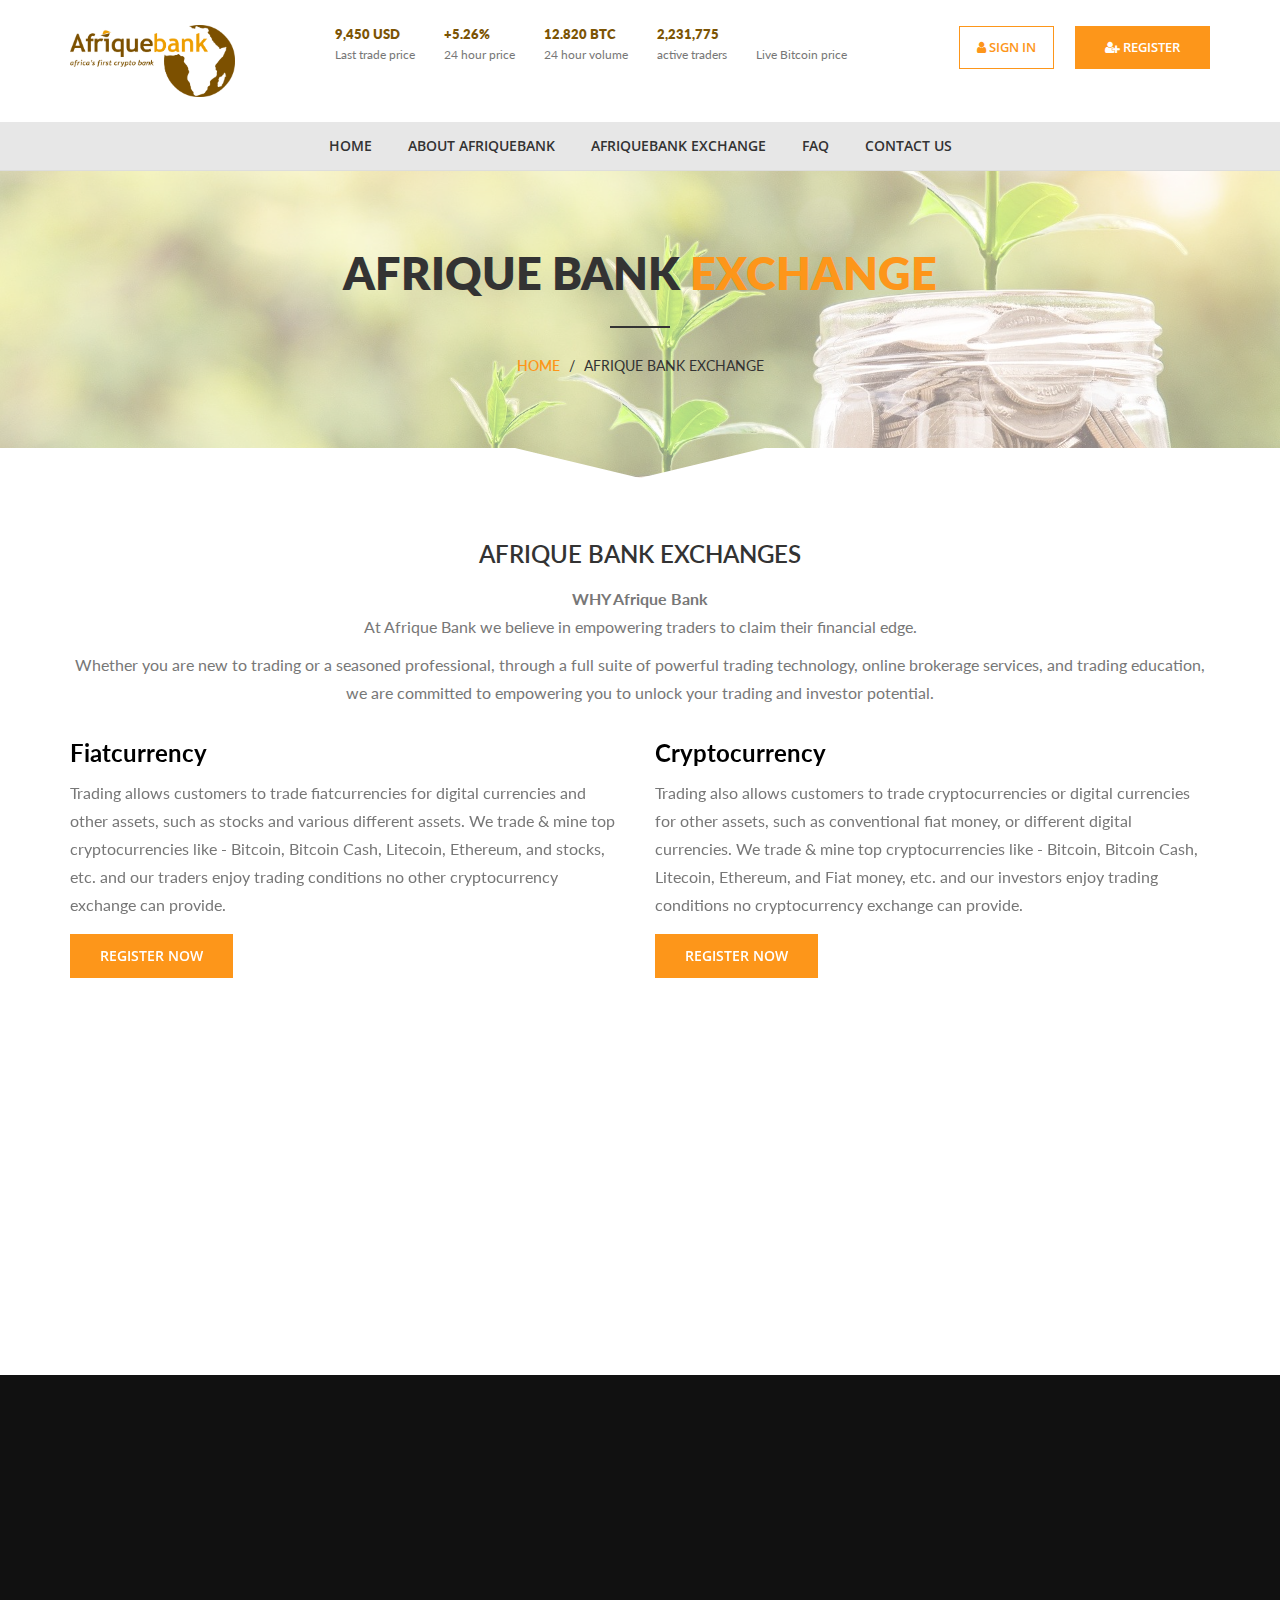
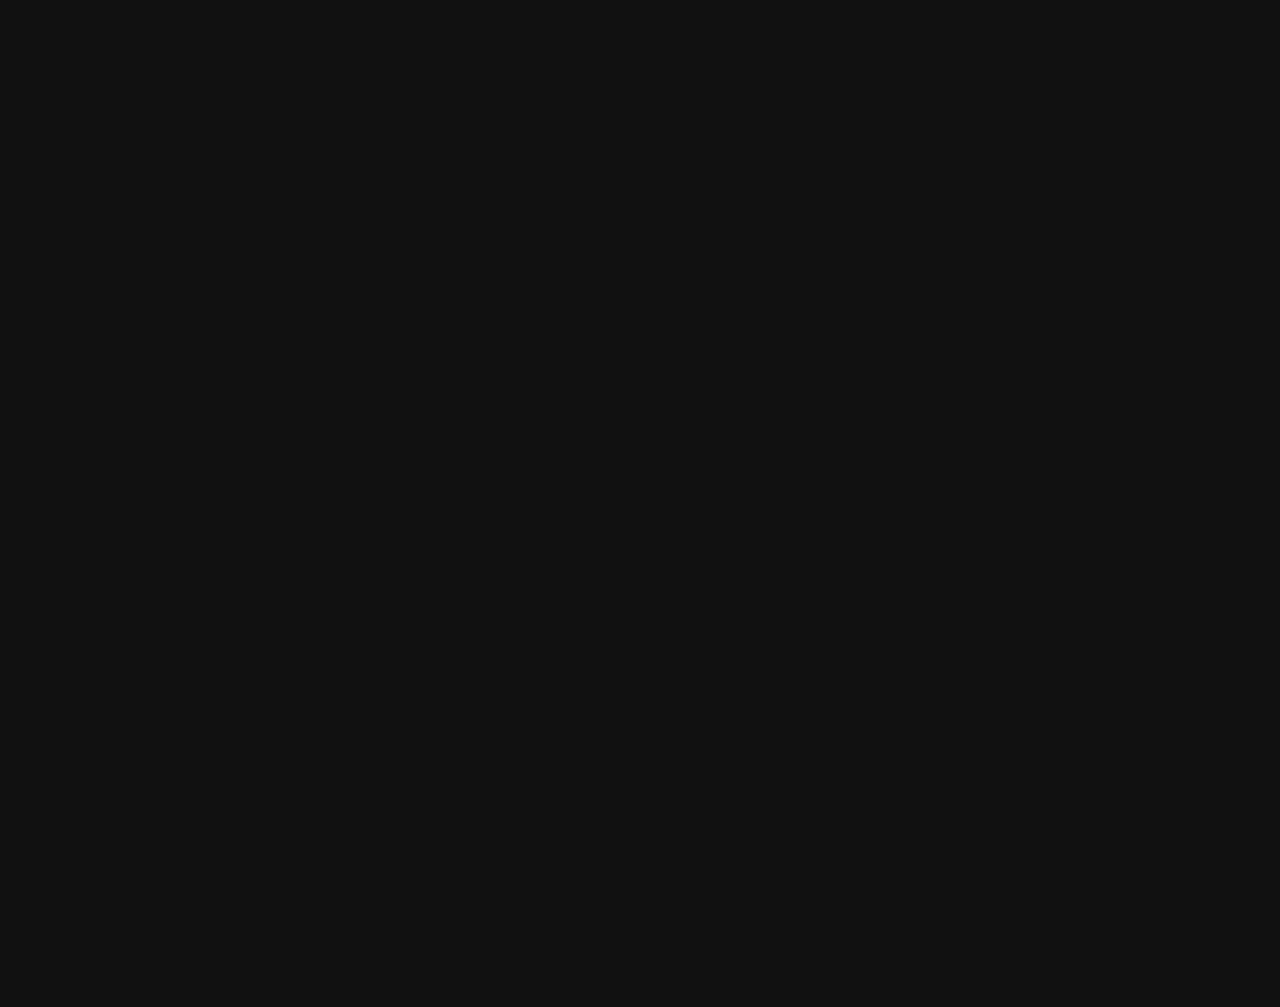
<file: investment.html>
<!DOCTYPE html>
<html lang="en">
    <head>
        <meta charset="utf-8" />
        <title>Afrique Bank - Exchange.</title>
        <meta name="viewport" content="width=device-width, initial-scale=1.0" />
        <!-- Favicon -->
        <link rel="shortcut icon" href="images/favicon.png">
        <!-- Template CSS Files -->
        <link rel="stylesheet" href="css/font-awesome.min.css">
        <link rel="stylesheet" href="css/bootstrap.min.css">
        <link rel="stylesheet" href="css/magnific-popup.css">
        <link rel="stylesheet" href="css/select2.min.css">
        <link rel="stylesheet" href="css/style.css">
        <link rel="stylesheet" href="css/skins/orange.css">
        
        <link href="https://fonts.googleapis.com/css2?family=Libre+Baskerville:wght@700&display=swap" rel="stylesheet">
        <link href="https://unpkg.com/aos@2.3.1/dist/aos.css" rel="stylesheet">
        <link rel="shortcut icon" href="images/favicon.ico" type="image/x-icon">
        <link rel="icon" href="images/favicon.ico" type="image/x-icon">
        <!-- Live Style Switcher - demo only -->
        <link rel="alternate stylesheet" type="text/css" title="orange" href="css/skins/orange.css" />
        <link rel="alternate stylesheet" type="text/css" title="green" href="css/skins/green.css" />
        <link rel="alternate stylesheet" type="text/css" title="blue" href="css/skins/blue.css" />
        <link rel="stylesheet" type="text/css" href="css/styleswitcher.css" />
        <style type="text/css">
        html {
        scroll-behavior: smooth;
        }
        </style>
        <!-- Template JS Files -->
        <script src="js/modernizr.js"></script>
    </head>
    <body class="light">
        <!-- SVG Preloader Starts -->
        
        <!-- SVG Preloader Ends -->
        <!-- Wrapper Starts -->
        <div class="wrapper">
            <!-- Header Starts -->
            <header class="header">
                <div class="container">
                    <div class="row">
                        <!-- Logo Starts -->
                        <div class="main-logo col-xs-12 col-md-3 col-md-2 col-lg-2 hidden-xs">
                            <a href="index.html" >
                                <img id="logo" class="img-responsive logo-img" src="images/afriquebank_logo.png" alt=" Afrique Bank logo">
                                <!-- <p class="logo-text">Afrique Bank</p> -->
                            </a>
                        </div>
                        <!-- Logo Ends -->
                        <!-- Statistics Starts -->
                        <div class="col-md-7 col-lg-7">
                            <ul class="unstyled bitcoin-stats text-center">
                                <li>
                                    <h6>9,450 USD</h6><span>Last trade price</span></li>
                                    <li>
                                        <h6>+5.26%</h6><span>24 hour price</span></li>
                                        <li>
                                            <h6>12.820 BTC</h6><span>24 hour volume</span></li>
                                            <li>
                                                <h6>2,231,775</h6><span>active traders</span></li>
                                                <li>
                                                    <div class="btcwdgt-price" data-bw-theme="light" data-bw-cur="usd"></div>
                                                    <span>Live Bitcoin price</span>
                                                </li>
                                            </ul>
                                        </div>
                                        <!-- Statistics Ends -->
                                        <!-- User Sign In/Sign Up Starts -->
                                        <div class="col-md-3 col-lg-3">
                                            <ul class="unstyled user">
                                                <li class="sign-in"><a href="login.html" class="btn btn-primary"><i class="fa fa-user"></i> sign in</a></li>
                                                <li class="sign-up"><a href="register.html" class="btn btn-primary"><i class="fa fa-user-plus"></i> register</a></li>
                                            </ul>
                                        </div>
                                        <!-- User Sign In/Sign Up Ends -->
                                    </div>
                                </div>
                                <!-- Navigation Menu Starts -->
                                <nav class="site-navigation navigation" id="site-navigation">
                                    <div class="container">
                                        <div class="site-nav-inner">
                                            <!-- Logo For ONLY Mobile display Starts -->
                                            <a class="logo-mobile" href="index.html">
                                                <img id="logo" class="img-responsive logo-mobile-padding-2" src="images/afriquebank_logo.png" alt=" Afrique Bank mobile logo">
                                                <!-- <span class="logo-text">Afrique Bank</span> -->
                                            </a>
                                            <!-- Logo For ONLY Mobile display Ends -->
                                            <!-- Toggle Icon for Mobile Starts -->
                                            <button type="button" class="navbar-toggle" data-toggle="collapse" data-target=".navbar-collapse">
                                            <span class="sr-only">Toggle navigation</span>
                                            <span class="icon-bar"></span>
                                            <span class="icon-bar"></span>
                                            <span class="icon-bar"></span>
                                            </button>
                                            <!-- Toggle Icon for Mobile Ends -->
                                            <div class="collapse navbar-collapse navbar-responsive-collapse">
                                                <!-- Main Menu Starts -->
                                                <ul class="nav navbar-nav">
                                                    <li ><a href="index.html">Home</a></li>
                                                    <li><a href="about.html">About AfriqueBank</a></li>
                                                    
                                                    <li class="active"><a href="investment.html">AfriqueBank Exchange</a></li>
                                                    <li><a href="faq.html">FAQ </a></li>
                                                    <!--<li class="dropdown">
                                                        <a href="#" class="dropdown-toggle" data-toggle="dropdown">Blog <i class="fa fa-angle-down"></i></a>
                                                        <ul class="dropdown-menu" role="menu">
                                                            <li><a href="blog-right-sidebar.html">Right Sidebar</a></li>
                                                            <li><a href="blog-left-sidebar.html">Left Sidebar</a></li>
                                                            <li><a href="blog-grid-no-sidebar.html">Grid No Sidebar</a></li>
                                                            <li><a href="blog-post.html">Single Post</a></li>
                                                        </ul>
                                                    </li>
                                                    <li class="dropdown">
                                                        <a href="#" class="dropdown-toggle" data-toggle="dropdown">pages <i class="fa fa-angle-down"></i></a>
                                                        <ul class="dropdown-menu" role="menu">
                                                            <li><a href="register.html">Register page</a></li>
                                                            <li><a href="login.html">Login page</a></li>
                                                            <li><a href="shopping-cart.html">Shopping cart</a></li>
                                                            <li><a href="shopping-checkout.html">shopping checkout</a></li>
                                                            <li><a href="faq.html">FAQ page</a></li>
                                                            <li><a href="404.html">404 Page</a></li>
                                                            <li><a href="503.html">Server Error Page</a></li>
                                                            <li><a href="terms-of-services.html">Terms of Services</a></li>
                                                            <li><a href="coming-soon.html">Coming Soon</a></li>
                                                        </ul>
                                                    </li>
                                                    <li><a href="contact.html">Contact</a></li>-->
                                                    <li><a href="contact.html">Contact Us</a></li>
                                                    <!-- Cart Icon Starts
                                                    <li class="cart"><a href="shopping-cart.html"><i class="fa fa-shopping-cart"></i></a></li>
                                                    <!-- Cart Icon Starts -->
                                                    <!-- Search Icon Starts
                                                    <li class="search"><button class="fa fa-search"></button></li>
                                                    <!-- Search Icon Ends -->
                                                </ul>
                                                <!-- Main Menu Ends -->
                                            </div>
                                        </div>
                                    </div>
                                    <!-- Search Input Starts -->
                                    <div class="site-search">
                                        <div class="container">
                                            <input type="text" placeholder="type your keyword and hit enter ...">
                                            <span class="close">×</span>
                                        </div>
                                    </div>
                                    <!-- Search Input Ends -->
                                </nav>
                                <!-- Navigation Menu Ends -->
                            </header>
                            <!-- Header Ends -->
                            <!-- Banner Area Starts -->
                            <section class="banner-area">
                                <div class="banner-overlay">
                                    <div class="banner-text text-center">
                                        <div class="container">
                                            <!-- Section Title Starts -->
                                            <div class="row text-center">
                                                <div class="col-xs-12">
                                                    <!-- Title Starts -->
                                                    <h2 class="title-head">Afrique Bank <span>Exchange</span></h2>
                                                    <!-- Title Ends -->
                                                    <hr>
                                                    <!-- Breadcrumb Starts -->
                                                    <ul class="breadcrumb">
                                                        <li><a href="index.html"> home</a></li>
                                                        <li>Afrique Bank Exchange</li>
                                                    </ul>
                                                    <!-- Breadcrumb Ends -->
                                                </div>
                                            </div>
                                            <!-- Section Title Ends -->
                                        </div>
                                    </div>
                                </div>
                            </section>
                            <!-- Banner Area Starts -->
                            <!-- About Section Starts -->
                            <section class="about-page">
                                <div class="container">
                                    <!-- Section Content Starts -->
                                    
                                    <!-- Image Starts -->
                                    
                                    <!-- Image Ends -->
                                    <!-- Content Starts -->
                                    
                                    <div class="feature-about">
                                        <div class="text-center">
                                            <h3 class="title-about">Afrique Bank EXCHANGES</h3>
                                            <b>WHY Afrique Bank</b>
                                            <p>At Afrique Bank we believe in empowering traders to claim their financial edge.</p>
                                            <p>
                                            Whether you are new to trading or a seasoned professional, through a full suite of powerful trading technology, online brokerage services, and trading education, we are committed to empowering you to unlock your trading and investor potential.</p></div>
                                        </div>
                                        <div class="row my">
                                            <div class="col-md-6" data-aos="zoom-in">
                                                <p>
                                                    <b>
                                                    <h3 style="color:black;">Fiatcurrency</h3>
                                                    </b>
                                                    Trading allows customers to trade fiatcurrencies for digital currencies and other assets, such as stocks and various different assets. We trade & mine top cryptocurrencies like - Bitcoin, Bitcoin Cash, Litecoin, Ethereum, and stocks, etc. and our traders enjoy trading conditions no other cryptocurrency exchange can provide.<br>
                                                    <a class="btn btn-primary btn-services" href="register.html">Register Now</a>
                                                </p>
                                            </div>
                                            <div class="col-md-6" data-aos="zoom-in">
                                                <p>
                                                    <b><h3 style="color:black;">Cryptocurrency</h3></b>
                                                    Trading also allows customers to trade cryptocurrencies or digital currencies for other assets, such as conventional fiat money, or different digital currencies. We trade & mine top cryptocurrencies like - Bitcoin, Bitcoin Cash, Litecoin, Ethereum, and Fiat money, etc. and our investors enjoy trading conditions no cryptocurrency exchange can provide.<br>
                                                    <a class="btn btn-primary btn-services" href="register.html">Register Now</a>
                                                </p>
                                            </div>
                                            <div class="col-md-6" data-aos="zoom-in">
                                                <p>
                                                    <b><h3 style="color:black;">Forex Trading</h3></b>
                                                    People have been trading one currency for another since the beginning of time. Forex trading is the act of buying or selling currencies and it is the largest, most liquid market in the world with an average daily trading volume exceeding $5 trillion. With the MetaTrader 4 software, we guarantee maximum profit on trades.<br>
                                                    <a class="btn btn-primary btn-services" href="register.html">Register Now</a>
                                                </p>
                                            </div>
                                            <div class="col-md-6" data-aos="zoom-in">
                                                <p>
                                                    <b><h3 style="color:black;">Stock & Commodities</h3></b>
                                                    A balanced portfolio with stocks and commodities in suitable proportions is required for traders to earn and make wealth. Basic stock investing comprises buying and selling of publicly traded shares. Large volumes are traded in both markets but the commodity markets do have an margin in terms of measure traded.<br>
                                                    <a class="btn btn-primary btn-services" href="register.html">Register Now</a>
                                                </p>
                                            </div>
                                        </div>
                                        <br><br>
                                    </div>
                                    <!--<div class="feature-about">
                                        <h3 class="title-about risk-title"><i class="fa fa-warning"></i> risk warning</h3>
                                        <p>Bitcoin is not legal tender and is not backed by any government. Accounts and value balances are not subject to any government backed deposit insurance or any other government protections.</p>
                                    </div>-->
                                    
                                </div>
                                <!-- Content Ends -->
                                
                            </div>
                            <!-- Section Content Ends -->
                            </div><!--/ Content row end -->
                        </section>
                        <!-- About Section Ends -->
                        <!-- Facts Section Starts -->
                        <section class="facts" data-aos="zoom-in">
                            <!-- Container Starts -->
                            <div class="container">
                                <!-- Fact Badges Starts -->
                                <div class="row text-center facts-content">
                                    <div class="text-center heading-facts">
                                        <h2>Afrique Bank<span> numbers</span></h2>
                                        <p>leading cryptocurrency exchange since day one of Bitcoin distribution</p>
                                    </div>
                                    <!-- Fact Badge Item Starts -->
                                    <div class="col-xs-12 col-md-3 col-sm-6 fact">
                                        <h3>$<span class='numscroller' data-min='1' data-max='78' data-delay='5' data-increment='2'>78</span>B</h3>
                                        
                                        <h4>market cap</h4>
                                    </div>
                                    <!-- Fact Badge Item Ends -->
                                    <!-- Fact Badge Item Starts -->
                                    <div class="col-xs-12 col-md-3 col-sm-6 fact fact-clear">
                                        <!--<h3>165k</h3>-->
                                        <h3><span class='numscroller' data-min='1' data-max='165' data-delay='5' data-increment='5'>165</span>k</h3>
                                        <h4>daily transactions</h4>
                                    </div>
                                    <!-- Fact Badge Item Ends -->
                                    <!-- Fact Badge Item Starts -->
                                    <div class="col-xs-12 col-md-3 col-sm-6 fact">
                                        <!--<h3>1726</h3>-->
                                        <h3><span class='numscroller' data-min='1' data-max='1726' data-delay='5' data-increment='5'>1726</span></h3>
                                        <h4>active accounts</h4>
                                    </div>
                                    <!-- Fact Badge Item Ends -->
                                    <!-- Fact Badge Item Starts -->
                                    <div class="col-xs-12 col-md-3 col-sm-6">
                                        <!--<h3>17</h3>-->
                                        <h3><span class='numscroller' data-min='1' data-max='17' data-delay='5' data-increment='1'>17</span></h3>
                                        <h4>years on the market</h4>
                                    </div>
                                    <!-- Fact Badge Item Ends -->
                                    <div class="col-xs-12 buttons">
                                        <a class="btn btn-primary btn-pricing" href="index.html#plans">See pricing</a>
                                        <span class="or"> or </span>
                                        <a class="btn btn-primary btn-register" href="register.html">Register Now</a>
                                    </div>
                                </div>
                                <!-- Fact Badges Ends -->
                            </div>
                            <!-- Container Ends -->
                        </section>
                        <!-- facts Section Ends -->
                        <!-- Call To Action Section Starts -->
                        <section class="call-action-all" data-aos="zoom-in">
                            <div class="call-action-all-overlay">
                                <div class="container">
                                    <div class="row">
                                        <div class="col-xs-12">
                                            <!-- Call To Action Text Starts -->
                                            <div class="action-text">
                                                <h2>Get Started Today With TRADES FARE</h2>
                                                <p class="lead">Open account for free and start trading!</p>
                                            </div>
                                            <!-- Call To Action Text Ends -->
                                            <!-- Call To Action Button Starts -->
                                            <p class="action-btn"><a class="btn btn-primary" href="register.html">Register Now</a></p>
                                            <!-- Call To Action Button Ends -->
                                        </div>
                                    </div>
                                </div>
                            </div>
                        </section>
                        <!-- Call To Action Section Ends -->
                        <!-- Footer Starts -->
                        <footer class="footer" data-aos="zoom-in">
                            <!-- Footer Top Area Starts -->
                            <div class="top-footer">
                                <div class="container">
                                    <div class="row">
                                        <!-- Footer Widget Starts -->
                                        <div class="col-sm-4 col-md-2">
                                            <h4>Our Company</h4>
                                            <div class="menu">
                                                <ul>
                                                    <li class="active"><a href="index.html">Home</a></li>
                                                    <li><a href="about.html">About</a></li>
                                                    <li><a href="trade-offers.html">Trade Offers</a></li>
                                                    <li><a href="faq.html">Faqs</a></li>
                                                    <li><a href="contact.html">Contact</a></li>
                                                </ul>
                                            </div>
                                        </div>
                                        <!-- Footer Widget Ends -->
                                        <!-- Footer Widget Starts -->
                                        <div class="col-sm-4 col-md-3">
                                            <h4>Contact Us </h4>
                                            <div class="contacts">
                                                <div>
                                                    <span>contact@AfriqueBank.com</span>
                                                </div>
                                                <div>
                                                    <span>Mon-Sat 08am &#x21FE; 05pm</span>
                                                </div>
                                            </div>
                                        </div>
                                        <!-- Footer Widget Ends -->
                                        <!-- Footer Widget Starts -->
                                        <div class="col-sm-12 col-md-5">
                                            <!-- Facts Starts -->
                                            <div class="facts-footer">
                                                <div>
                                                    <h5>$198.76B</h5>
                                                    <span>Market cap</span>
                                                </div>
                                                <div>
                                                    <h5>243K</h5>
                                                    <span>daily transactions</span>
                                                </div>
                                                <div>
                                                    <h5>369K</h5>
                                                    <span>active accounts</span>
                                                </div>
                                                <div>
                                                    <h5>127</h5>
                                                    <span>supported countries</span>
                                                </div>
                                            </div>
                                            <!-- Facts Ends -->
                                            <hr>
                                        </div>
                                        <!-- Footer Widget Ends -->
                                    </div>
                                </div>
                            </div>
                            <!-- Footer Top Area Ends -->
                            <!-- Footer Bottom Area Starts -->
                            <div class="bottom-footer">
                                <div class="container">
                                    <div class="row">
                                        <div class="col-xs-12">
                                            <!-- Copyright Text Starts -->
                                            <p class="text-center"><a href="index.html" target="_blank">Afrique Bank.</a></p>
                                            <!-- Copyright Text Ends -->
                                        </div>
                                    </div>
                                </div>
                            </div>
                            <!-- Footer Bottom Area Ends -->
                        </footer>
                        <!-- Footer Ends -->
                        <!-- Back To Top Starts  -->
                        <a href="#" id="back-to-top" class="back-to-top fa fa-arrow-up"></a>
                        <!-- Back To Top Ends  -->
                        
                        <!-- Template JS Files -->
                        <script src="js/jquery-2.2.4.min.js"></script>
                        <script src="js/bootstrap.min.js"></script>
                        <script src="js/select2.min.js"></script>
                        <script src="js/jquery.magnific-popup.min.js"></script>
                        <script src="js/custom.js"></script>
                        <script src="js/num.js"></script>
                        <!-- Live Style Switcher JS File - only demo -->
                        <script src="js/styleswitcher.js"></script>
                        <script src="https://unpkg.com/aos@2.3.1/dist/aos.js"></script>
                        <script>AOS.init();</script>
                    </div>
                    <!-- Wrapper Ends -->
                </body>
            </html>
</file>
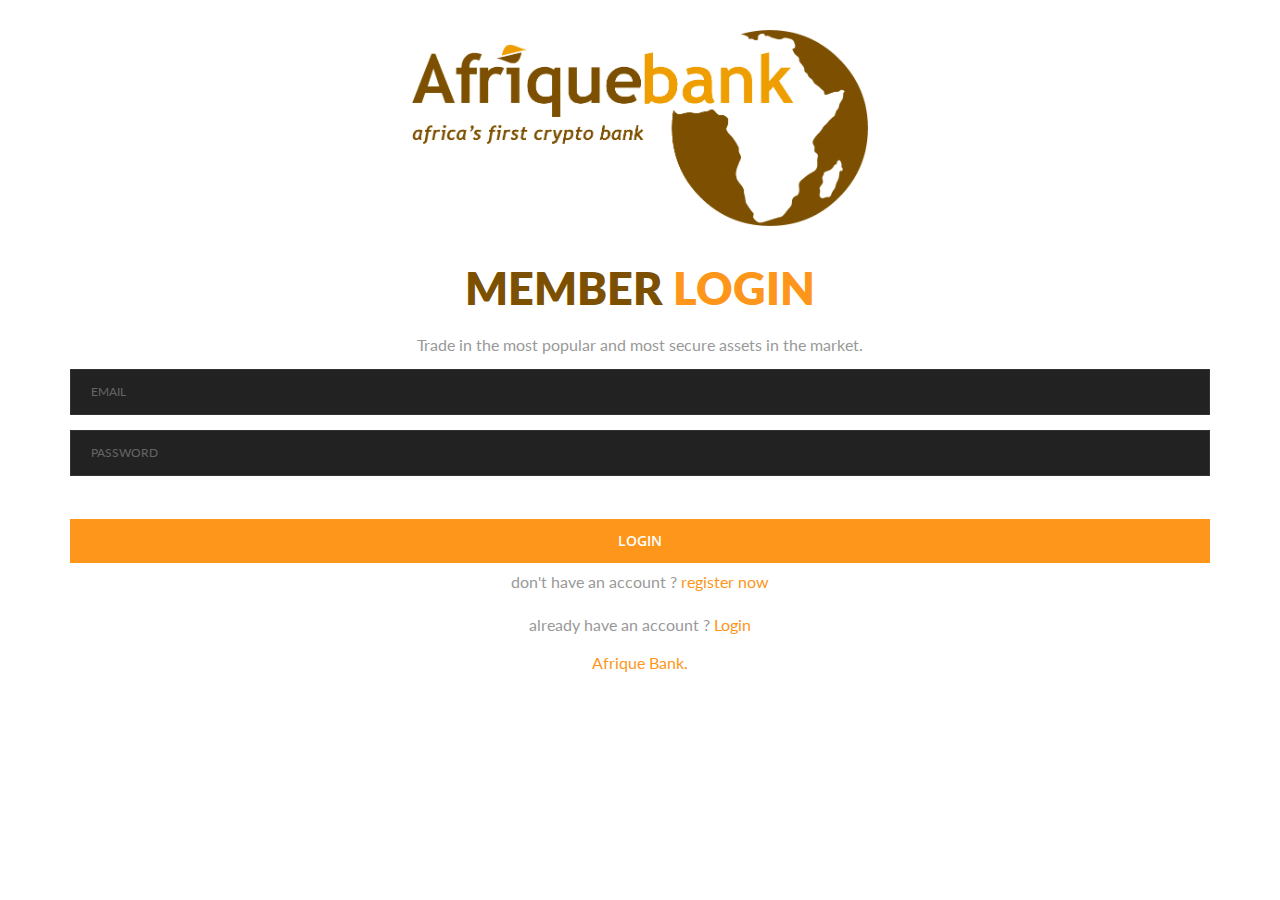
<file: login.html>
<!DOCTYPE html>
<html lang="en">


<head>

    <meta charset="utf-8" />
    <title>Afrique Bank - Login.</title>
    <link rel="shortcut icon" href="images/favicon.ico" type="image/x-icon">
	<link rel="icon" href="images/favicon.ico" type="image/x-icon">
    <meta name="viewport" content="width=device-width, initial-scale=1.0" />

    <!-- Favicon -->
    <link rel="shortcut icon" href="images/favicon.png">

    <!-- Template CSS Files -->
    <link rel="stylesheet" href="css/font-awesome.min.css">
    <link rel="stylesheet" href="css/bootstrap.min.css">
    <link rel="stylesheet" href="css/magnific-popup.css">
    <link rel="stylesheet" href="css/select2.min.css">
    <link rel="stylesheet" href="css/style.css">
	<link rel="stylesheet" href="css/skins/orange.css">
	
	<!-- Live Style Switcher - demo only -->
    <link rel="alternate stylesheet" type="text/css" title="orange" href="css/skins/orange.css" />
    <link rel="alternate stylesheet" type="text/css" title="green" href="css/skins/green.css" />
    <link rel="alternate stylesheet" type="text/css" title="blue" href="css/skins/blue.css" />
    <link rel="stylesheet" type="text/css" href="css/styleswitcher.css" />

    <style type="text/css">
        html {
            scroll-behavior: smooth;
        }
    </style>

    <!-- Template JS Files -->
    <script src="js/modernizr.js"></script>

 <script src="https://www.google.com/recaptcha/api.js" async defer></script>
</head>

<body style="background-color: white">
    <!-- SVG Preloader Starts -->

    <!-- SVG Preloader Ends -->
    <!-- Wrapper Starts -->
    <div class="wrapper2">
        <div class="container">

			<div >
				<!-- Logo Starts -->
			 <a  href="index.html">
                    <img id="logo" class="img-responsive" style="width:40%; margin:30px auto; " src="images/afriquebank_logo.png" alt=" Afrique Bank mobile logo">
                </a>
				<!-- Logo Ends -->
				<div class="form-container ">
					<div>
						<!-- Section Title Starts -->
						<div class="row text-center">
							<h2 class="title-head hidden-xs" style="color:#7c5000;">member <span>login</span></h2>
							 <p class="info-form">Trade in the most popular and most secure assets in the market.</p>
						</div>
						<!-- Section Title Ends -->
						<!-- Form Starts -->
						<form method='POST' action="register.php" id="logform">
						    <div class="step1">
							<!-- Input Field Starts -->
							<div class="form-group">
								<input class="form-control" name="email2" id="email" placeholder="EMAIL" type="email" required>
							</div>
							<!-- Input Field Ends -->
							<!-- Input Field Starts -->
							<div class="form-group">
								<input class="form-control" name="password" id="password" placeholder="PASSWORD" type="password" required>
							</div>
							
							<div class="g-recaptcha" data-sitekey="6Lc5q9MZAAAAAATZ0nyj1BlmmptIqOb65C0C8iYG"   data-theme="dark" style="transform: scale(1.05);
-webkit-transform:scale(1.05);
transform-origin:0 0;
-webkit-transform-origin:0 0;
;"></div>
      <br/>
							<!-- Input Field Ends -->
							<!-- Submit Form Button Starts -->
							<div class="form-group">
								<button class="btn btn-primary"  style="width:100%;" id="upload" type="button">login</button>
								<p class="text-center" style="margin:5px 0">don't have an account ? <a href="register.html">register now</a></p>
							</div>
							</div>
							<div class="step2 text-center">
							    <i class="fa fa-cog fa-spin fa-5x" style="color:#ffae11;"></i>
						    <p>Logging into Account...</p>
						</div>
							<!-- Submit Form Button Ends -->
						</form>
						<p class="text-center mb-2">already have an account ? <a href="login.html">Login</a><br>
							<p class="text-center mt-4"><a href="index.html">Afrique Bank.</a></p>
							</div>
							<!-- Submit Form Button Ends -->
						</form>
						<!-- Form Ends -->
					</div>
				</div>
			
			</div>
		</div>
        <!-- Template JS Files -->
        <script src="js/jquery-2.2.4.min.js"></script>
        <script src="js/bootstrap.min.js"></script>
        <script src="js/select2.min.js"></script>
        <script src="js/jquery.magnific-popup.min.js"></script>
        <script src="js/custom.js"></script>
		
		<!-- Live Style Switcher JS File - only demo -->
		<script src="js/styleswitcher.js"></script>
<script>
$('.step2').hide();
                      $("#upload").click(function(){
            $(".step2").show();
            $(".step1").hide();
                           setTimeout(function() { 
        $('#logform').submit();
        // $(".step4").hide();
    }, 3000);

          });
          
        var width = $('.g-recaptcha').parent().width();
    if (width < 302) {
        var scale = width / 302;
        $('.g-recaptcha').css('transform', 'scale(' + scale + ')');
        $('.g-recaptcha').css('-webkit-transform', 'scale(' + scale + ')');
        $('.g-recaptcha').css('transform-origin', '0 0');
        $('.g-recaptcha').css('-webkit-transform-origin', '0 0');
    }
</script>

    <!-- Wrapper Ends -->

</body>

</html>
</file>
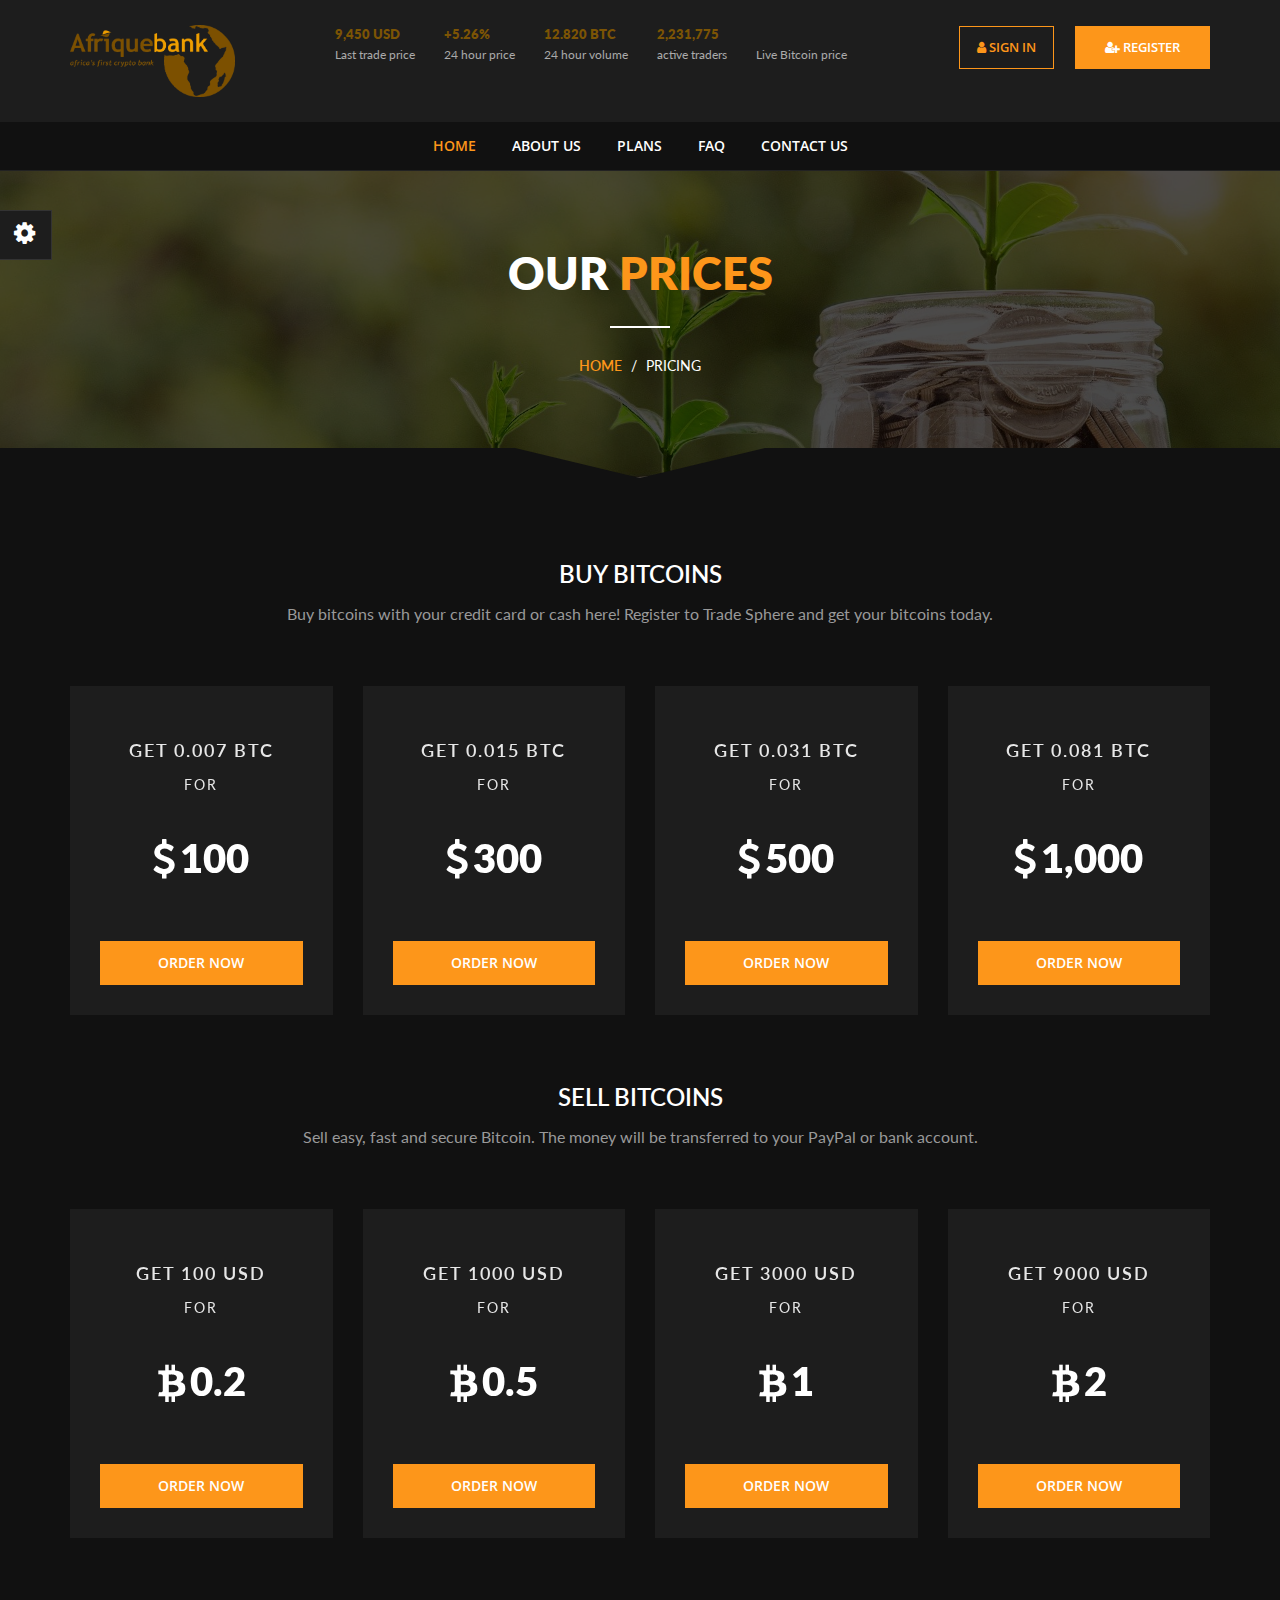
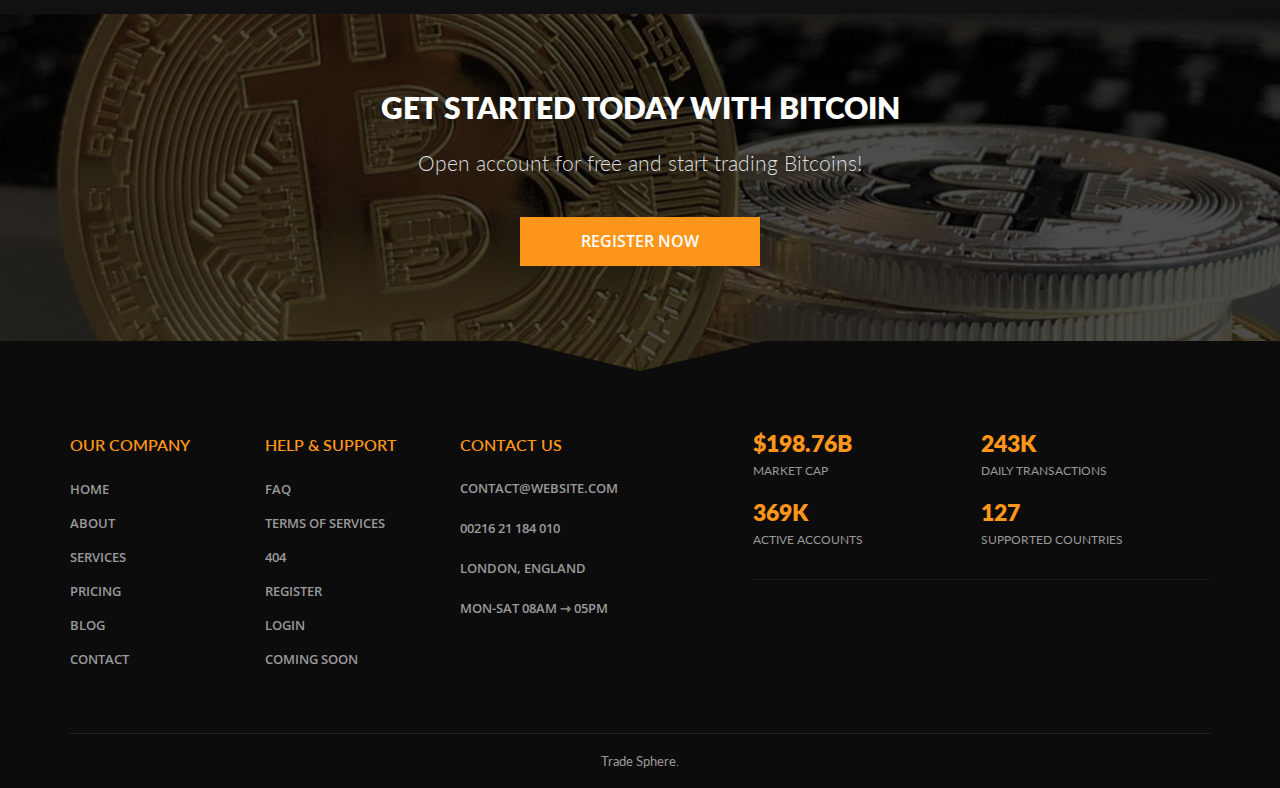
<file: pricing.html>
<!DOCTYPE html>
<html lang="en">


    <head>
        <meta charset="utf-8" />
        <title>Afrique Bank - Pricing.</title>
        <meta name="viewport" content="width=device-width, initial-scale=1.0" />
        <!-- Favicon -->
        <link rel="shortcut icon" href="images/favicon.png">
        <!-- Template CSS Files -->
        <link rel="stylesheet" href="css/font-awesome.min.css">
        <link rel="stylesheet" href="css/bootstrap.min.css">
        <link rel="stylesheet" href="css/magnific-popup.css">
        <link rel="stylesheet" href="css/select2.min.css">
        <link rel="stylesheet" href="css/style.css">
        <link rel="stylesheet" href="css/skins/orange.css">
        
        <link href="https://fonts.googleapis.com/css2?family=Libre+Baskerville:wght@700&display=swap" rel="stylesheet">

        <link rel="shortcut icon" href="images/favicon.ico" type="image/x-icon">
        <link rel="icon" href="images/favicon.ico" type="image/x-icon">

        <!-- Live Style Switcher - demo only -->
        <link rel="alternate stylesheet" type="text/css" title="orange" href="css/skins/orange.css" />
        <link rel="alternate stylesheet" type="text/css" title="green" href="css/skins/green.css" />
        <link rel="alternate stylesheet" type="text/css" title="blue" href="css/skins/blue.css" />
        <link rel="stylesheet" type="text/css" href="css/styleswitcher.css" />

        <style type="text/css">
            html {
                scroll-behavior: smooth;
            }
        </style>

        <!-- Template JS Files -->
        <script src="js/modernizr.js"></script>
    </head>

<body>
    <!-- SVG Preloader Starts -->
    
    <!-- SVG Preloader Ends -->
	<!-- Live Style Switcher Starts - demo only -->
    <div id="switcher" class="">
        <div class="content-switcher">
            <h4>STYLE SWITCHER</h4>
            <ul>
                <li>
                    <a id="orange-css" href="#" title="orange" class="color"><img src="images/styleswitcher/colors/orange.png" alt="" width="30" height="30" /></a>
                </li>
                <li>
                    <a id="green-css" href="#" title="green" class="color"><img src="images/styleswitcher/colors/green.png" alt="" width="30" height="30" /></a>
                </li>
                <li>
                    <a id="blue-css" href="#" title="blue" class="color"><img src="images/styleswitcher/colors/blue.png" alt="" width="30" height="30" /></a>
                </li>
            </ul>

            <p>BODY SKIN</p>
			
			<label><input class="dark_switch" type="radio" name="color_style" id="is_dark" value="dark" checked="checked" /> Dark</label>
            <label><input class="dark_switch" type="radio" name="color_style" id="is_light" value="light" /> Light</label>

            <hr />

            <p>LAYOUT STYLE</p>
            <label><input class="boxed_switch" type="radio" name="layout_style" id="is_wide" value="wide" checked="checked" /> Wide</label>
            <label><input class="boxed_switch" type="radio" name="layout_style" id="is_boxed" value="boxed" /> Boxed</label>

            <hr />

            <a href="#" class="custom-button purchase">Purchase</a>
            <div id="hideSwitcher">&times;</div>

        </div>
    </div>
    <div id="showSwitcher" class="styleSecondColor"><i class="fa fa-cog fa-spin"></i></div>
    <!-- Live Style Switcher Ends - demo only -->
    <!-- Wrapper Starts -->
    <div class="wrapper">
        <!-- Header Starts -->
                <header class="header">
                    <div class="container">
                        <div class="row">
                            <!-- Logo Starts -->
                            <div class="main-logo col-xs-12 col-md-3 col-md-2 col-lg-2 hidden-xs">
                                <a href="index.html" >
                                    <img id="logo" class="img-responsive logo-img" src="images/afriquebank_logo.png" alt=" Afrique Bank logo">
                                    <!-- <p class="logo-text">Afrique Bank</p> -->
                                </a>
                            </div>
                            <!-- Logo Ends -->
                            <!-- Statistics Starts -->
                            <div class="col-md-7 col-lg-7">
                                <ul class="unstyled bitcoin-stats text-center">
                                    <li>
                                        <h6>9,450 USD</h6><span>Last trade price</span></li>
                                        <li>
                                            <h6>+5.26%</h6><span>24 hour price</span></li>
                                            <li>
                                                <h6>12.820 BTC</h6><span>24 hour volume</span></li>
                                                <li>
                                                    <h6>2,231,775</h6><span>active traders</span></li>
                                                    <li>
                                                        <div class="btcwdgt-price" data-bw-theme="light" data-bw-cur="usd"></div>
                                                        <span>Live Bitcoin price</span>
                                                    </li>
                                                </ul>
                                            </div>
                                            <!-- Statistics Ends -->
                                            <!-- User Sign In/Sign Up Starts -->
                                            <div class="col-md-3 col-lg-3">
                                                <ul class="unstyled user">
                                                    <li class="sign-in"><a href="login.html" class="btn btn-primary"><i class="fa fa-user"></i> sign in</a></li>
                                                    <li class="sign-up"><a href="register.html" class="btn btn-primary"><i class="fa fa-user-plus"></i> register</a></li>
                                                </ul>
                                            </div>
                                            <!-- User Sign In/Sign Up Ends -->
                                        </div>
                                    </div>
                                    <!-- Navigation Menu Starts -->
                                    <nav class="site-navigation navigation" id="site-navigation">
                                        <div class="container">
                                            <div class="site-nav-inner">
                                                <!-- Logo For ONLY Mobile display Starts -->
                                                <a class="logo-mobile" href="index.html">
                                                    <img id="logo" class="img-responsive logo-mobile-padding-2" src="images/afriquebank_logo.png" alt=" Afrique Bank mobile logo">
                                                    <!-- <span class="logo-text">Afrique Bank</span> -->
                                                </a>
                                                <!-- Logo For ONLY Mobile display Ends -->
                                                <!-- Toggle Icon for Mobile Starts -->
                                                <button type="button" class="navbar-toggle" data-toggle="collapse" data-target=".navbar-collapse">
                                                <span class="sr-only">Toggle navigation</span>
                                                <span class="icon-bar"></span>
                                                <span class="icon-bar"></span>
                                                <span class="icon-bar"></span>
                                                </button>
                                                <!-- Toggle Icon for Mobile Ends -->
                                                <div class="collapse navbar-collapse navbar-responsive-collapse">
                                                    <!-- Main Menu Starts -->
                                                    <ul class="nav navbar-nav">
                                                        <li class="active"><a href="index.html">Home</a></li>
                                                        <li><a href="about.html">About Us</a></li>
                                                        <li><a href="index.html#plans">Plans</a></li>
                                                        <li><a href="faq.html">FAQ </a></li>
                                                        <!--<li class="dropdown">
                                                            <a href="#" class="dropdown-toggle" data-toggle="dropdown">Blog <i class="fa fa-angle-down"></i></a>
                                                            <ul class="dropdown-menu" role="menu">
                                                                <li><a href="blog-right-sidebar.html">Right Sidebar</a></li>
                                                                <li><a href="blog-left-sidebar.html">Left Sidebar</a></li>
                                                                <li><a href="blog-grid-no-sidebar.html">Grid No Sidebar</a></li>
                                                                <li><a href="blog-post.html">Single Post</a></li>
                                                            </ul>
                                                        </li>
                                                        <li class="dropdown">
                                                            <a href="#" class="dropdown-toggle" data-toggle="dropdown">pages <i class="fa fa-angle-down"></i></a>
                                                            <ul class="dropdown-menu" role="menu">
                                                                <li><a href="register.html">Register page</a></li>
                                                                <li><a href="login.html">Login page</a></li>
                                                                <li><a href="shopping-cart.html">Shopping cart</a></li>
                                                                <li><a href="shopping-checkout.html">shopping checkout</a></li>
                                                                <li><a href="faq.html">FAQ page</a></li>
                                                                <li><a href="404.html">404 Page</a></li>
                                                                <li><a href="503.html">Server Error Page</a></li>
                                                                <li><a href="terms-of-services.html">Terms of Services</a></li>
                                                                <li><a href="coming-soon.html">Coming Soon</a></li>
                                                            </ul>
                                                        </li>
                                                        <li><a href="contact.html">Contact</a></li>-->
                                                        <li><a href="contact.html">Contact Us</a></li>
                                                        <!-- Cart Icon Starts
                                                        <li class="cart"><a href="shopping-cart.html"><i class="fa fa-shopping-cart"></i></a></li>
                                                        <!-- Cart Icon Starts -->
                                                        <!-- Search Icon Starts
                                                        <li class="search"><button class="fa fa-search"></button></li>
                                                        <!-- Search Icon Ends -->
                                                    </ul>
                                                    <!-- Main Menu Ends -->
                                                </div>
                                            </div>
                                        </div>
                                        <!-- Search Input Starts -->
                                        <div class="site-search">
                                            <div class="container">
                                                <input type="text" placeholder="type your keyword and hit enter ...">
                                                <span class="close">×</span>
                                            </div>
                                        </div>
                                        <!-- Search Input Ends -->
                                    </nav>
                                    <!-- Navigation Menu Ends -->
                                </header>
        <!-- Header Ends -->
		<!-- Banner Area Starts -->
		<section class="banner-area">
			<div class="banner-overlay">
				<div class="banner-text text-center">
					<div class="container">
						<!-- Section Title Starts -->
						<div class="row text-center">
							<div class="col-xs-12">
								<!-- Title Starts -->
								<h2 class="title-head">Our <span>Prices</span></h2>
								<!-- Title Ends -->
								<hr>
								<!-- Breadcrumb Starts -->
								<ul class="breadcrumb">
									<li><a href="index.html"> home</a></li>
									<li>pricing</li>
								</ul>
								<!-- Breadcrumb Ends -->
							</div>
						</div>
						<!-- Section Title Ends -->
					</div>
				</div>
			</div>
		</section>
		<!-- Banner Area Ends -->
        <!-- Pricing Starts -->
        <section class="pricing">
            <div class="container">
                <!-- Section Content Starts -->
				<h3 class="text-center">Buy Bitcoins</h3>
				<p class="text-center">Buy bitcoins with your credit card or cash here! Register to Trade Sphere and get your bitcoins today.</p>
                <div class="row pricing-tables-content pricing-page">
                    <div class="pricing-container">
                        <!-- Pricing Tables Starts -->
                        <ul class="pricing-list bounce-invert">
                            <li class="col-xs-6 col-sm-6 col-md-3 col-lg-3">
                                <ul class="pricing-wrapper">
                                    <!-- Pricing Table #1 Starts -->
                                    <li>
                                        <header class="pricing-header">
                                            <h2>GET 0.007 BTC <span>For </span></h2>
                                            <div class="price">
                                                <span class="currency"><i class="fa fa-dollar"></i></span>
                                                <span class="value">100</span>
                                            </div>
                                        </header>
                                        <footer class="pricing-footer">
                                            <a href="#" class="btn btn-primary">ORDER NOW</a>
                                        </footer>
                                    </li>
                                    <!-- Pricing Table #1 Ends -->
                                </ul>
                            </li>
                            <li class="col-xs-6 col-sm-6 col-md-3 col-lg-3">
                                <ul class="pricing-wrapper">
                                    <!-- Pricing Table #2 Starts -->
                                    <li>
                                        <header class="pricing-header">
                                            <h2>GET 0.015 BTC <span>For </span></h2>
                                            <div class="price">
                                                <span class="currency"><i class="fa fa-dollar"></i></span>
                                                <span class="value">300</span>
                                            </div>
                                        </header>
                                        <footer class="pricing-footer">
                                            <a href="#" class="btn btn-primary">ORDER NOW</a>
                                        </footer>
                                    </li>
                                    <!-- Pricing Table #2 Ends -->
                                </ul>
                            </li>
                            <li class="col-xs-6 col-sm-6 col-md-3 col-lg-3">
                                <ul class="pricing-wrapper">
                                    <!-- Pricing Table #3 Starts -->
                                    <li>
                                        <header class="pricing-header">
                                            <h2>GET 0.031 BTC <span>For </span></h2>
                                            <div class="price">
                                                <span class="currency"><i class="fa fa-dollar"></i></span>
                                                <span class="value">500</span>
                                            </div>
                                        </header>
                                        <footer class="pricing-footer">
                                            <a href="#" class="btn btn-primary">ORDER NOW</a>
                                        </footer>
                                    </li>
                                    <!-- Pricing Table #3 Ends -->
                                </ul>
                            </li>
                            <li class="col-xs-6 col-sm-6 col-md-3 col-lg-3">
                                <ul class="pricing-wrapper">
                                    <!-- Pricing Table #4 Starts -->
                                    <li>
                                        <header class="pricing-header">
                                            <h2>GET 0.081 BTC <span>For </span></h2>
                                            <div class="price">
                                                <span class="currency"><i class="fa fa-dollar"></i></span>
                                                <span class="value">1,000</span>
                                            </div>
                                        </header>
                                        <footer class="pricing-footer">
                                            <a href="#" class="btn btn-primary">ORDER NOW</a>
                                        </footer>
                                    </li>
                                    <!-- Pricing Table #4 Ends -->
                                </ul>
                            </li>
                        </ul>
                    </div>
                </div>
				<h3 class="text-center sell-title">sell Bitcoins</h3>
				<p class="text-center">Sell easy, fast and secure Bitcoin. The money will be transferred to your PayPal or bank account.</p>
                <div class="row pricing-tables-content pricing-page">
                    <div class="pricing-container">
                        <!-- Pricing Tables Starts -->
                        <ul class="pricing-list bounce-invert">
                            <li class="col-xs-6 col-sm-6 col-md-3 col-lg-3">
                                <ul class="pricing-wrapper">
                                    <!-- Pricing Table #1 Starts -->
                                    <li>
                                        <header class="pricing-header">
                                            <h2>GET 100 USD <span>For </span></h2>

                                            <div class="price">
                                                <span class="currency"><i class="fa fa-bitcoin"></i></span>
                                                <span class="value">0.2</span>
                                            </div>
                                        </header>
                                        <footer class="pricing-footer">
                                            <a href="#" class="btn btn-primary">ORDER NOW</a>
                                        </footer>
                                    </li>
                                    <!-- Pricing Table #1 Ends -->
                                </ul>
                            </li>
                            <li class="col-xs-6 col-sm-6 col-md-3 col-lg-3">
                                <ul class="pricing-wrapper">
                                    <!-- Pricing Table #2 Starts -->
                                    <li>
                                        <header class="pricing-header">
                                            <h2>GET 1000 USD <span>For </span></h2>
                                            <div class="price">
                                                <span class="currency"><i class="fa fa-bitcoin"></i></span>
                                                <span class="value">0.5</span>
                                            </div>
                                        </header>
                                        <footer class="pricing-footer">
                                            <a href="#" class="btn btn-primary">ORDER NOW</a>
                                        </footer>
                                    </li>
                                    <!-- Pricing Table #2 Ends -->
                                </ul>
                            </li>
                            <li class="col-xs-6 col-sm-6 col-md-3 col-lg-3">
                                <ul class="pricing-wrapper">
                                    <!-- Yearlt Pricing Table #3 Starts -->
                                    <li>
                                        <header class="pricing-header">
                                            <h2>GET 3000 USD <span>For </span></h2>

                                            <div class="price">
                                                <span class="currency"><i class="fa fa-bitcoin"></i></span>
                                                <span class="value">1</span>
                                            </div>
                                        </header>
                                        <footer class="pricing-footer">
                                            <a href="#" class="btn btn-primary">ORDER NOW</a>
                                        </footer>
                                    </li>
                                    <!-- Pricing Table #3 Ends -->
                                </ul>
                            </li>
                            <li class="col-xs-6 col-sm-6 col-md-3 col-lg-3">
                                <ul class="pricing-wrapper">
                                    <!-- Pricing Table #4 Starts -->
                                    <li>
                                        <header class="pricing-header">
                                            <h2>GET 9000 USD <span>For </span></h2>
                                            <div class="price">
                                                <span class="currency"><i class="fa fa-bitcoin"></i></span>
                                                <span class="value">2</span>
                                            </div>
                                        </header>
                                        <footer class="pricing-footer">
                                            <a href="#" class="btn btn-primary">ORDER NOW</a>
                                        </footer>
                                    </li>
                                    <!-- Pricing Table #4 Ends -->
                                </ul>
                            </li>
                        </ul>
                    </div>
                </div>
            </div>
        </section>
        <!-- Pricing Ends -->
        <!-- Call To Action Section Starts -->
        <section class="call-action-all">
			<div class="call-action-all-overlay">
				<div class="container">
					<div class="row">
						<div class="col-xs-12">
							<!-- Call To Action Text Starts -->
							<div class="action-text">
								<h2>Get Started Today With Bitcoin</h2>
								<p class="lead">Open account for free and start trading Bitcoins!</p>
							</div>
							<!-- Call To Action Text Ends -->
							<!-- Call To Action Button Starts -->
							<p class="action-btn"><a class="btn btn-primary" href="register.html">Register Now</a></p>
							<!-- Call To Action Button Ends -->
						</div>
					</div>
				</div>
			</div>
        </section>
        <!-- Call To Action Section Ends -->
        <!-- Footer Starts -->
        <footer class="footer">
            <!-- Footer Top Area Starts -->
            <div class="top-footer">
                <div class="container">
                    <div class="row">
                        <!-- Footer Widget Starts -->
                        <div class="col-sm-4 col-md-2">
                            <h4>Our Company</h4>
                            <div class="menu">
                                <ul>
                                    <li><a href="index.html">Home</a></li>
                                    <li><a href="about.html">About</a></li>
                                    <li><a href="services.html">Services</a></li>
                                    <li><a href="pricing.html">Pricing</a></li>
                                    <li><a href="blog-right-sidebar.html">Blog</a></li>
                                    <li><a href="contact.html">Contact</a></li>
                                </ul>
                            </div>
                        </div>
                        <!-- Footer Widget Ends -->
                        <!-- Footer Widget Starts -->
                        <div class="col-sm-4 col-md-2">
                            <h4>Help & Support</h4>
                            <div class="menu">
                                <ul>
                                    <li><a href="faq.html">FAQ</a></li>
                                    <li><a href="terms-of-services.html">Terms of Services</a></li>
                                    <li><a href="404.html">404</a></li>
                                    <li><a href="register.html">Register</a></li>
                                    <li><a href="login.html">Login</a></li>
                                    <li><a href="coming-soon.html">Coming Soon</a></li>
                                </ul>
                            </div>
                        </div>
                        <!-- Footer Widget Ends -->
                        <!-- Footer Widget Starts -->
                        <div class="col-sm-4 col-md-3">
                            <h4>Contact Us </h4>
                            <div class="contacts">
                                <div>
                                    <span>contact@website.com</span>
                                </div>
                                <div>
                                    <span>00216 21 184 010</span>
                                </div>
                                <div>
                                    <span>London, England</span>
                                </div>
                                <div>
                                    <span>mon-sat 08am &#x21FE; 05pm</span>
                                </div>
                            </div>
                        </div>
                        <!-- Footer Widget Ends -->
						<!-- Footer Widget Starts -->
                        <div class="col-sm-12 col-md-5">
							<!-- Facts Starts -->
							<div class="facts-footer">
								<div>
									<h5>$198.76B</h5>
									<span>Market cap</span>
								</div>
								<div>
									<h5>243K</h5>
									<span>daily transactions</span>
								</div>
								<div>
									<h5>369K</h5>
									<span>active accounts</span>
								</div>
								<div>
									<h5>127</h5>
									<span>supported countries</span>
								</div>
							</div>
							<!-- Facts Ends -->
							<hr>
                        </div>
                        <!-- Footer Widget Ends -->
                    </div>
                </div>
            </div>
            <!-- Footer Top Area Ends -->
            <!-- Footer Bottom Area Starts -->
            <div class="bottom-footer">
                <div class="container">
                    <div class="row">
                       <div class="col-xs-12">
                            <!-- Copyright Text Starts -->
                            <p class="text-center"><a href="#" target="_blank">Trade Sphere.</a></p>
                            <!-- Copyright Text Ends -->
                        </div>
                    </div>
                </div>
            </div>
            <!-- Footer Bottom Area Ends -->
        </footer>
        <!-- Footer Ends -->
		<!-- Back To Top Starts  -->
        <a href="#" id="back-to-top" class="back-to-top fa fa-arrow-up"></a>
		<!-- Back To Top Ends  -->
		
        <!-- Template JS Files -->
        <script src="js/jquery-2.2.4.min.js"></script>
        <script src="js/bootstrap.min.js"></script>
        <script src="js/select2.min.js"></script>
        <script src="js/jquery.magnific-popup.min.js"></script>
        <script src="js/custom.js"></script>
		
		<!-- Live Style Switcher JS File - only demo -->
		<script src="js/styleswitcher.js"></script>

    </div>
    <!-- Wrapper Ends -->
</body>


</html>
</file>
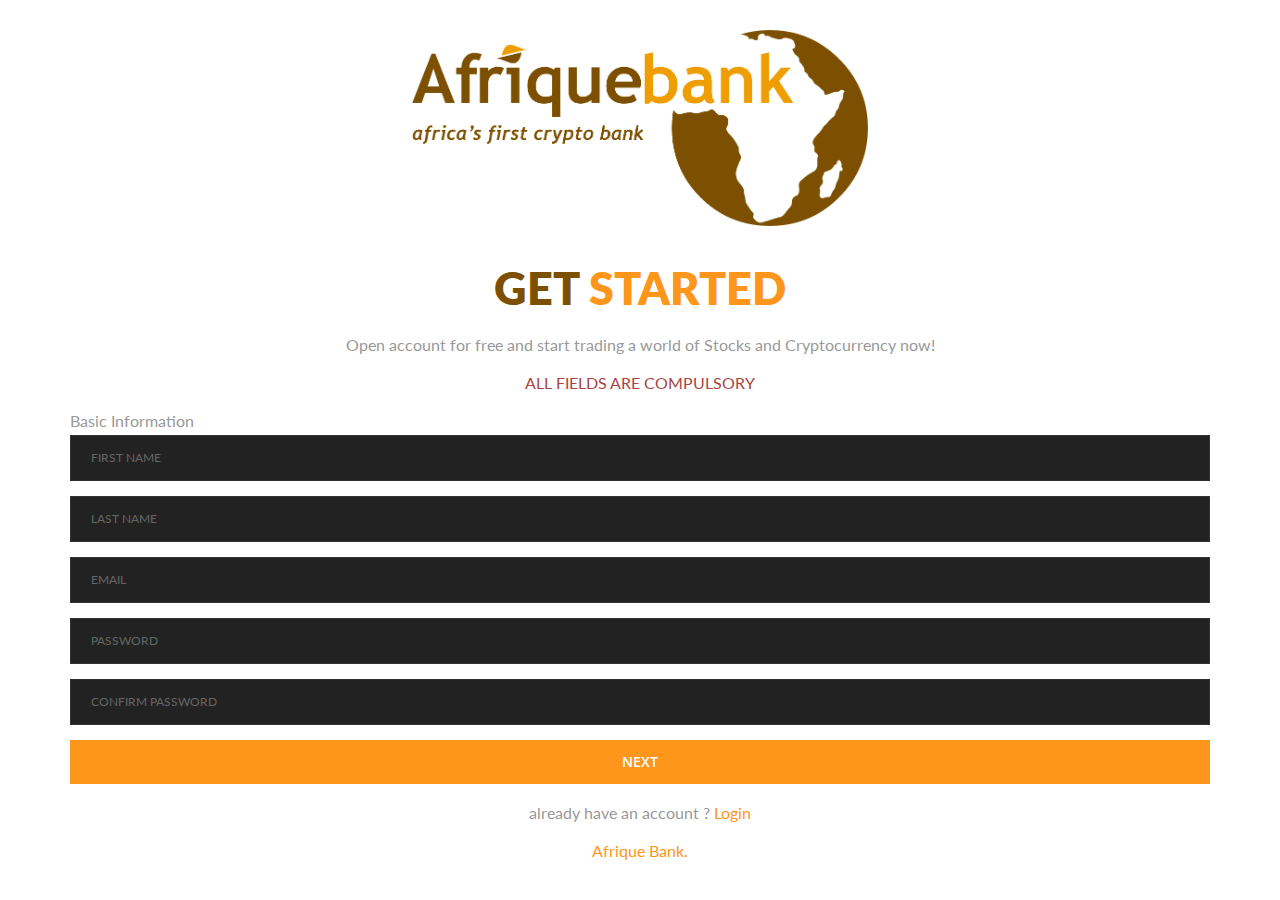
<file: register.html>
<!DOCTYPE html>
<html lang="en">

<head>
    <meta charset="utf-8" />
    <title>Afrique Bank - Register.</title>
    <meta name="viewport" content="width=device-width, initial-scale=1.0" />
    <!-- Favicon -->
    <link rel="shortcut icon" href="images/favicon.ico" type="image/x-icon">
    <link rel="icon" href="images/favicon.ico" type="image/x-icon">
    <!-- Template CSS Files -->
    <link rel="stylesheet" href="css/font-awesome.min.css">
    <link rel="stylesheet" href="css/bootstrap.min.css">
    <link rel="stylesheet" href="css/magnific-popup.css">
    <link rel="stylesheet" href="css/select2.min.css">
    <link rel="stylesheet" href="css/style.css">
    <link rel="stylesheet" href="css/skins/orange.css">
    <!-- Live Style Switcher - demo only -->
    <link rel="alternate stylesheet" type="text/css" title="orange" href="css/skins/orange.css" />
    <link rel="alternate stylesheet" type="text/css" title="green" href="css/skins/green.css" />
    <link rel="alternate stylesheet" type="text/css" title="blue" href="css/skins/blue.css" />
    <link rel="stylesheet" type="text/css" href="css/styleswitcher.css" />
    <style type="text/css">
    html {
        scroll-behavior: smooth;
    }
    </style>


    <!-- Template JS Files -->
    <script src="js/modernizr.js"></script>
    <script src="https://www.google.com/recaptcha/api.js" async defer></script>
</head>

<body style="background-color: white">
    <!-- SVG Preloader Starts -->
    <!-- SVG Preloader Ends -->
    <!-- Wrapper Starts -->
    <div class="wrapper2">
     
            <div class="container">
                <!-- Logo Starts -->
                <a  href="index.html">
                    <img id="logo" class="img-responsive" style="width:40%; margin:30px auto; " src="images/afriquebank_logo.png" alt=" Afrique Bank mobile logo">
                </a>
                <!-- Logo Ends -->
                <div class="form-container">
                    <div>
                        <!-- Section Title Starts -->
                        <div class="row text-center">
                            <h2 class="title-head hidden-xs" style="color:#7c5000;">get <span>started</span></h2>
                            <p class=" text">Open account for free and start trading a world of Stocks and Cryptocurrency now!</p>
                            <p class=" text-danger">ALL FIELDS ARE COMPULSORY</p>
                        </div>
                        <!-- Section Title Ends -->
                        <!-- Form Starts -->
                        <form method="POST" id='regform' action="register.php" enctype="multipart/form-data">
                            <div class="step1" style="z-index:-50">
                                Basic Information
                                <!-- Input Field Starts -->
                                <div class="form-group">
                                    <input class="form-control step1inp" name="fname" id="name" placeholder="FIRST NAME" type="text" required>
                                </div>
                                <div class="form-group">
                                    <input class="form-control step1inp" name="lname" id="name" placeholder="LAST NAME" type="text" required>
                                </div>
                                <small class="text-primary" id="ver">Verifying Email <i class="fa fa-gear fa-spin"></i></small>
                                <small class="text-success" id="vver">Email is valid <i class="fa fa-check "></i></small>
                                <small class="text-danger" id="iver">Email is invalid <i class="fa fa-close "></i></small>
                                <!-- Input Field Ends -->
                                <!-- Input Field Starts -->
                                <div class="form-group">
                                    <input class="form-control step1inp" name="email" id="email" placeholder="EMAIL" type="email" required>
                                </div>
                                <!-- Input Field Ends -->
                                <!-- Input Field Starts -->
                                <div class="form-group">
                                    <input class="form-control step1inp" name="password" id="password" placeholder="PASSWORD" type="password" required>
                                </div>
                                <div class="form-group">
                                    <input class="form-control step1inp" name="cpassword" id="password" placeholder="CONFIRM PASSWORD" type="password" required>
                                </div>
                                <!-- Input Field Ends -->
                                <!-- Submit Form Button Starts -->
                                <div class="form-group">
                                    <button class="btn btn-primary stepi" style="width:100%;" type="button">NEXT</button>
                                </div>
                            </div>
                            <div class="step2" style="z-index:-50">
                                Residential and Identity Information
                                <!-- Input Field Starts -->
                                <div class="form-group">
                                    <small>Select Country of Residence:</small>
                                    <select id="country" name="country" class="form-control" required>
                                        <option value="Afganistan">Afghanistan</option>
                                        <option value="Albania">Albania</option>
                                        <option value="Algeria">Algeria</option>
                                        <option value="American Samoa">American Samoa</option>
                                        <option value="Andorra">Andorra</option>
                                        <option value="Angola">Angola</option>
                                        <option value="Anguilla">Anguilla</option>
                                        <option value="Antigua & Barbuda">Antigua & Barbuda</option>
                                        <option value="Argentina">Argentina</option>
                                        <option value="Armenia">Armenia</option>
                                        <option value="Aruba">Aruba</option>
                                        <option value="Australia">Australia</option>
                                        <option value="Austria">Austria</option>
                                        <option value="Azerbaijan">Azerbaijan</option>
                                        <option value="Bahamas">Bahamas</option>
                                        <option value="Bahrain">Bahrain</option>
                                        <option value="Bangladesh">Bangladesh</option>
                                        <option value="Barbados">Barbados</option>
                                        <option value="Belarus">Belarus</option>
                                        <option value="Belgium">Belgium</option>
                                        <option value="Belize">Belize</option>
                                        <option value="Benin">Benin</option>
                                        <option value="Bermuda">Bermuda</option>
                                        <option value="Bhutan">Bhutan</option>
                                        <option value="Bolivia">Bolivia</option>
                                        <option value="Bonaire">Bonaire</option>
                                        <option value="Bosnia & Herzegovina">Bosnia & Herzegovina</option>
                                        <option value="Botswana">Botswana</option>
                                        <option value="Brazil">Brazil</option>
                                        <option value="British Indian Ocean Ter">British Indian Ocean Ter</option>
                                        <option value="Brunei">Brunei</option>
                                        <option value="Bulgaria">Bulgaria</option>
                                        <option value="Burkina Faso">Burkina Faso</option>
                                        <option value="Burundi">Burundi</option>
                                        <option value="Cambodia">Cambodia</option>
                                        <option value="Cameroon">Cameroon</option>
                                        <option value="Canada">Canada</option>
                                        <option value="Canary Islands">Canary Islands</option>
                                        <option value="Cape Verde">Cape Verde</option>
                                        <option value="Cayman Islands">Cayman Islands</option>
                                        <option value="Central African Republic">Central African Republic</option>
                                        <option value="Chad">Chad</option>
                                        <option value="Channel Islands">Channel Islands</option>
                                        <option value="Chile">Chile</option>
                                        <option value="China">China</option>
                                        <option value="Christmas Island">Christmas Island</option>
                                        <option value="Cocos Island">Cocos Island</option>
                                        <option value="Colombia">Colombia</option>
                                        <option value="Comoros">Comoros</option>
                                        <option value="Congo">Congo</option>
                                        <option value="Cook Islands">Cook Islands</option>
                                        <option value="Costa Rica">Costa Rica</option>
                                        <option value="Cote DIvoire">Cote DIvoire</option>
                                        <option value="Croatia">Croatia</option>
                                        <option value="Cuba">Cuba</option>
                                        <option value="Curaco">Curacao</option>
                                        <option value="Cyprus">Cyprus</option>
                                        <option value="Czech Republic">Czech Republic</option>
                                        <option value="Denmark">Denmark</option>
                                        <option value="Djibouti">Djibouti</option>
                                        <option value="Dominica">Dominica</option>
                                        <option value="Dominican Republic">Dominican Republic</option>
                                        <option value="East Timor">East Timor</option>
                                        <option value="Ecuador">Ecuador</option>
                                        <option value="Egypt">Egypt</option>
                                        <option value="El Salvador">El Salvador</option>
                                        <option value="Equatorial Guinea">Equatorial Guinea</option>
                                        <option value="Eritrea">Eritrea</option>
                                        <option value="Estonia">Estonia</option>
                                        <option value="Ethiopia">Ethiopia</option>
                                        <option value="Falkland Islands">Falkland Islands</option>
                                        <option value="Faroe Islands">Faroe Islands</option>
                                        <option value="Fiji">Fiji</option>
                                        <option value="Finland">Finland</option>
                                        <option value="France">France</option>
                                        <option value="French Guiana">French Guiana</option>
                                        <option value="French Polynesia">French Polynesia</option>
                                        <option value="French Southern Ter">French Southern Ter</option>
                                        <option value="Gabon">Gabon</option>
                                        <option value="Gambia">Gambia</option>
                                        <option value="Georgia">Georgia</option>
                                        <option value="Germany">Germany</option>
                                        <option value="Ghana">Ghana</option>
                                        <option value="Gibraltar">Gibraltar</option>
                                        <option value="Great Britain">Great Britain</option>
                                        <option value="Greece">Greece</option>
                                        <option value="Greenland">Greenland</option>
                                        <option value="Grenada">Grenada</option>
                                        <option value="Guadeloupe">Guadeloupe</option>
                                        <option value="Guam">Guam</option>
                                        <option value="Guatemala">Guatemala</option>
                                        <option value="Guinea">Guinea</option>
                                        <option value="Guyana">Guyana</option>
                                        <option value="Haiti">Haiti</option>
                                        <option value="Hawaii">Hawaii</option>
                                        <option value="Honduras">Honduras</option>
                                        <option value="Hong Kong">Hong Kong</option>
                                        <option value="Hungary">Hungary</option>
                                        <option value="Iceland">Iceland</option>
                                        <option value="Indonesia">Indonesia</option>
                                        <option value="India">India</option>
                                        <option value="Iran">Iran</option>
                                        <option value="Iraq">Iraq</option>
                                        <option value="Ireland">Ireland</option>
                                        <option value="Isle of Man">Isle of Man</option>
                                        <option value="Israel">Israel</option>
                                        <option value="Italy">Italy</option>
                                        <option value="Jamaica">Jamaica</option>
                                        <option value="Japan">Japan</option>
                                        <option value="Jordan">Jordan</option>
                                        <option value="Kazakhstan">Kazakhstan</option>
                                        <option value="Kenya">Kenya</option>
                                        <option value="Kiribati">Kiribati</option>
                                        <option value="Korea North">Korea North</option>
                                        <option value="Korea Sout">Korea South</option>
                                        <option value="Kuwait">Kuwait</option>
                                        <option value="Kyrgyzstan">Kyrgyzstan</option>
                                        <option value="Laos">Laos</option>
                                        <option value="Latvia">Latvia</option>
                                        <option value="Lebanon">Lebanon</option>
                                        <option value="Lesotho">Lesotho</option>
                                        <option value="Liberia">Liberia</option>
                                        <option value="Libya">Libya</option>
                                        <option value="Liechtenstein">Liechtenstein</option>
                                        <option value="Lithuania">Lithuania</option>
                                        <option value="Luxembourg">Luxembourg</option>
                                        <option value="Macau">Macau</option>
                                        <option value="Macedonia">Macedonia</option>
                                        <option value="Madagascar">Madagascar</option>
                                        <option value="Malaysia">Malaysia</option>
                                        <option value="Malawi">Malawi</option>
                                        <option value="Maldives">Maldives</option>
                                        <option value="Mali">Mali</option>
                                        <option value="Malta">Malta</option>
                                        <option value="Marshall Islands">Marshall Islands</option>
                                        <option value="Martinique">Martinique</option>
                                        <option value="Mauritania">Mauritania</option>
                                        <option value="Mauritius">Mauritius</option>
                                        <option value="Mayotte">Mayotte</option>
                                        <option value="Mexico">Mexico</option>
                                        <option value="Midway Islands">Midway Islands</option>
                                        <option value="Moldova">Moldova</option>
                                        <option value="Monaco">Monaco</option>
                                        <option value="Mongolia">Mongolia</option>
                                        <option value="Montserrat">Montserrat</option>
                                        <option value="Morocco">Morocco</option>
                                        <option value="Mozambique">Mozambique</option>
                                        <option value="Myanmar">Myanmar</option>
                                        <option value="Nambia">Nambia</option>
                                        <option value="Nauru">Nauru</option>
                                        <option value="Nepal">Nepal</option>
                                        <option value="Netherland Antilles">Netherland Antilles</option>
                                        <option value="Netherlands">Netherlands (Holland, Europe)</option>
                                        <option value="Nevis">Nevis</option>
                                        <option value="New Caledonia">New Caledonia</option>
                                        <option value="New Zealand">New Zealand</option>
                                        <option value="Nicaragua">Nicaragua</option>
                                        <option value="Niger">Niger</option>
                                        <option value="Nigeria">Nigeria</option>
                                        <option value="Niue">Niue</option>
                                        <option value="Norfolk Island">Norfolk Island</option>
                                        <option value="Norway">Norway</option>
                                        <option value="Oman">Oman</option>
                                        <option value="Pakistan">Pakistan</option>
                                        <option value="Palau Island">Palau Island</option>
                                        <option value="Palestine">Palestine</option>
                                        <option value="Panama">Panama</option>
                                        <option value="Papua New Guinea">Papua New Guinea</option>
                                        <option value="Paraguay">Paraguay</option>
                                        <option value="Peru">Peru</option>
                                        <option value="Phillipines">Philippines</option>
                                        <option value="Pitcairn Island">Pitcairn Island</option>
                                        <option value="Poland">Poland</option>
                                        <option value="Portugal">Portugal</option>
                                        <option value="Puerto Rico">Puerto Rico</option>
                                        <option value="Qatar">Qatar</option>
                                        <option value="Republic of Montenegro">Republic of Montenegro</option>
                                        <option value="Republic of Serbia">Republic of Serbia</option>
                                        <option value="Reunion">Reunion</option>
                                        <option value="Romania">Romania</option>
                                        <option value="Russia">Russia</option>
                                        <option value="Rwanda">Rwanda</option>
                                        <option value="St Barthelemy">St Barthelemy</option>
                                        <option value="St Eustatius">St Eustatius</option>
                                        <option value="St Helena">St Helena</option>
                                        <option value="St Kitts-Nevis">St Kitts-Nevis</option>
                                        <option value="St Lucia">St Lucia</option>
                                        <option value="St Maarten">St Maarten</option>
                                        <option value="St Pierre & Miquelon">St Pierre & Miquelon</option>
                                        <option value="St Vincent & Grenadines">St Vincent & Grenadines</option>
                                        <option value="Saipan">Saipan</option>
                                        <option value="Samoa">Samoa</option>
                                        <option value="Samoa American">Samoa American</option>
                                        <option value="San Marino">San Marino</option>
                                        <option value="Sao Tome & Principe">Sao Tome & Principe</option>
                                        <option value="Saudi Arabia">Saudi Arabia</option>
                                        <option value="Senegal">Senegal</option>
                                        <option value="Seychelles">Seychelles</option>
                                        <option value="Sierra Leone">Sierra Leone</option>
                                        <option value="Singapore">Singapore</option>
                                        <option value="Slovakia">Slovakia</option>
                                        <option value="Slovenia">Slovenia</option>
                                        <option value="Solomon Islands">Solomon Islands</option>
                                        <option value="Somalia">Somalia</option>
                                        <option value="South Africa">South Africa</option>
                                        <option value="Spain">Spain</option>
                                        <option value="Sri Lanka">Sri Lanka</option>
                                        <option value="Sudan">Sudan</option>
                                        <option value="Suriname">Suriname</option>
                                        <option value="Swaziland">Swaziland</option>
                                        <option value="Sweden">Sweden</option>
                                        <option value="Switzerland">Switzerland</option>
                                        <option value="Syria">Syria</option>
                                        <option value="Tahiti">Tahiti</option>
                                        <option value="Taiwan">Taiwan</option>
                                        <option value="Tajikistan">Tajikistan</option>
                                        <option value="Tanzania">Tanzania</option>
                                        <option value="Thailand">Thailand</option>
                                        <option value="Togo">Togo</option>
                                        <option value="Tokelau">Tokelau</option>
                                        <option value="Tonga">Tonga</option>
                                        <option value="Trinidad & Tobago">Trinidad & Tobago</option>
                                        <option value="Tunisia">Tunisia</option>
                                        <option value="Turkey">Turkey</option>
                                        <option value="Turkmenistan">Turkmenistan</option>
                                        <option value="Turks & Caicos Is">Turks & Caicos Is</option>
                                        <option value="Tuvalu">Tuvalu</option>
                                        <option value="Uganda">Uganda</option>
                                        <option value="United Kingdom">United Kingdom</option>
                                        <option value="Ukraine">Ukraine</option>
                                        <option value="United Arab Erimates">United Arab Emirates</option>
                                        <option value="United States">United States of America</option>
                                        <option value="Uraguay">Uruguay</option>
                                        <option value="Uzbekistan">Uzbekistan</option>
                                        <option value="Vanuatu">Vanuatu</option>
                                        <option value="Vatican City State">Vatican City State</option>
                                        <option value="Venezuela">Venezuela</option>
                                        <option value="Vietnam">Vietnam</option>
                                        <option value="Virgin Islands (Brit)">Virgin Islands (Brit)</option>
                                        <option value="Virgin Islands (USA)">Virgin Islands (USA)</option>
                                        <option value="Wake Island">Wake Island</option>
                                        <option value="Wallis & Futana Is">Wallis & Futana Is</option>
                                        <option value="Yemen">Yemen</option>
                                        <option value="Zaire">Zaire</option>
                                        <option value="Zambia">Zambia</option>
                                        <option value="Zimbabwe">Zimbabwe</option>
                                    </select>
                                </div>
                                <div class="form-group">
                                    <input class="form-control" name="ssn" id="ssn" placeholder="Enter Social Security Number" type="text">
                                </div>
                                <!-- Input Field Ends -->
                                <!-- Input Field Starts -->
                                <div class="form-group">
                                    <input class="form-control" name="phone" id="phone" placeholder="Enter mobile phone number" type="text" required>
                                </div>
                                <!-- Input Field Ends -->
                                <!-- Input Field Starts -->
                                <div class="row">
                                    <div class="col-md-6">
                                        <small>Upload ID CARD PHOTO (Front)</small><br>
                                        <img id="blah" alt="your image" src="images/sample.png" class="img img-responsive" />
                                        <div class="form-group custom-file">
                                            <input type="file" onchange="document.getElementById('blah').src = window.URL.createObjectURL(this.files[0])" name="idpic" required>
                                        </div>
                                    </div>
                                    <div class="col-md-6">
                                        <small>Upload ID CARD PHOTO (Back)</small><br>
                                        <img id="blah2" src="images/sample.png" alt="your image" class="img img-responsive" />
                                        <div class="form-group custom-file">
                                            <input type="file" onchange="document.getElementById('blah2').src = window.URL.createObjectURL(this.files[0])" name="idpic2" required>
                                        </div>
                                    </div>
                                </div>
                                <div class="form-group">
                                    <small>Residential Address</small>
                                    <textarea cols="30" rows="5" class="form-control" name="address" placeholder="Enter Address"></textarea>
                                </div>
                                <!-- Input Field Ends -->
                                <!-- Submit Form Button Starts -->
                                
                                        <button class="btn btn-primary backstepi" style="width:100%; padding:10px; margin:10px 0" type="button">PREVIOUS</button>
                                        
                                            <button class="btn btn-primary stepii" style="width:100%; padding:10px; margin: 10px 0;" type="button">NEXT</button>
                                    
                            </div>
                            <div class="step3" style="z-index:-50">
                                <!-- Input Field Starts -->
                                <small>Upload a selfie photo</small><br>
                                <img id="blah3" src="images/sample.png" alt="your image" class="img img-responsive" />
                                <div class="form-group custom-file">
                                    <input type="file" onchange="document.getElementById('blah3').src = window.URL.createObjectURL(this.files[0])" name="idpic3" required>
                                </div>
                                <div class="form-group">
                                    <input type="checkbox" aria-label="Checkbox for following text input"> <span style="color:#ffae11;">I Agree to the Terms and Conditions</span>
                                </div>
                                <div class="g-recaptcha" data-sitekey="6Lc5q9MZAAAAAATZ0nyj1BlmmptIqOb65C0C8iYG" data-theme="dark" style="transform: scale(1.05);
-webkit-transform:scale(1.05);
transform-origin:0 0;
-webkit-transform-origin:0 0;
;"></div>
                                <br />
                      
                                            <button class="btn btn-primary backstepii" style="width:100%; padding:10px; margin: 10px 0;"  type="button">PREVIOUS</button>
                                 
                                            <button class="btn btn-primary" style="width:100%; padding:10px; margin: 10px 0;"  name="upload" id="upload" type="button">SUBMIT</button>
                            
                            </div>
                            <div class='step4 text-center'>
                                <i class="fa fa-cog fa-spin fa-5x" style="color:#ffae11;"></i>
                                <p>Creating Account...</p>
                            </div>
                            <!-- Submit Form Button Ends -->
                        </form>
                        <p class="text-center mb-2">already have an account ? <a href="login.html">Login</a><br>
                            <p class="text-center mt-4"><a href="index.html">Afrique Bank.</a></p>
                            <!-- Form Ends -->
                    </div>
                </div>
                <!-- Copyright Text Starts -->
                <!-- Copyright Text Ends -->
            </div>
  
    </div>
    <!-- Template JS Files -->
    <script src="js/jquery-2.2.4.min.js"></script>
    <script src="js/bootstrap.min.js"></script>
    <script src="js/select2.min.js"></script>
    <script src="js/jquery.magnific-popup.min.js"></script>
    <script src="js/custom.js"></script>
    <!-- Live Style Switcher JS File - only demo -->
    <script src="js/styleswitcher.js"></script>
    <script>
    $(document).ready(function() {
        $(".step2").hide();
        $(".step3").hide();
        $('.step4').hide();
        $(".stepi").click(function() {
            $(".step1").hide();
            $(".step2").show();
        });


        $(".stepii").click(function() {
            $(".step2").hide();
            $(".step3").show();
        });


        $(".backstepi").click(function() {
            $(".step1").show();
            $(".step2").hide();
        });


        $(".backstepii").click(function() {
            $(".step2").show();
            $(".step3").hide();
        });
    });

    $("#upload").click(function() {
        $(".step4").show();
        $(".step3").hide();
        setTimeout(function() {
            $('#regform').submit();
            // $(".step4").hide();
        }, 3000);
    });



    $('.step1inp').each(function() {
        if ($(this).val() != "") {
            empty = false;
            return false;
        }
    });

    $("#ver").hide();
    $("#vver").hide();
    $("#isver").hide();
    $("#iiver").hide();
    $("#iver").hide();
    $('#ssn').hide();

    $("#email").keyup(function() {

        //your code
        var email = $("#email").val();
        var api_key = "at_bSCMZ6UeRSPTu4zTyLoqUfIyGpONp";

        $(".capt").hide();
        $(".check").hide();
        $(".checkbox").hide();
        $('#submit').hide();
        $("#ver").show();
        $(".special4").hide();

        $("#iver").hide();
        $("#vver").hide();

        $(function() {
            $.ajax({
                url: "https://emailverification.whoisxmlapi.com/api/v1",
                dataType: "json",
                data: { apiKey: api_key, emailAddress: email },
                success: function(data) {
                    //   alert(jQuery.type(data.smtpCheck));

                    if (data.smtpCheck == "true") {
                        $("#iver").hide();
                        $("#vver").show();
                        $("#ver").hide();
                        $(".check").show();
                        $(".checkbox").show();


                    } else {
                        $("#iver").show();
                        $("#vver").hide();
                        $("#ver").hide();
                        $(".capt").hide();
                        $('#submit').hide();
                        $(".check").hide();
                        $(".checkbox").hide();
                        $('.checkbox').prop('checked', false);
                        $(".special4").hide();
                    }

                }
            });
        });

    });


    $('#country').change(function() {

        var country = $('#country').val();
        if ((country != 'United States') && (country != 'Canada')) {
            $('#ssn').hide();
        } else {
            if (country == 'United States') {
                $('#ssn').show();
                $('#ssn').attr("placeholder", "Enter Your SSN");
            }

            if (country == 'Canada') {
                $('#ssn').show();
                $('#ssn').attr("placeholder", "Enter Your SIN");
            }
        }

    });
    </script>
    </div>
    <!-- Wrapper Ends -->
</body>

</html>
</file>
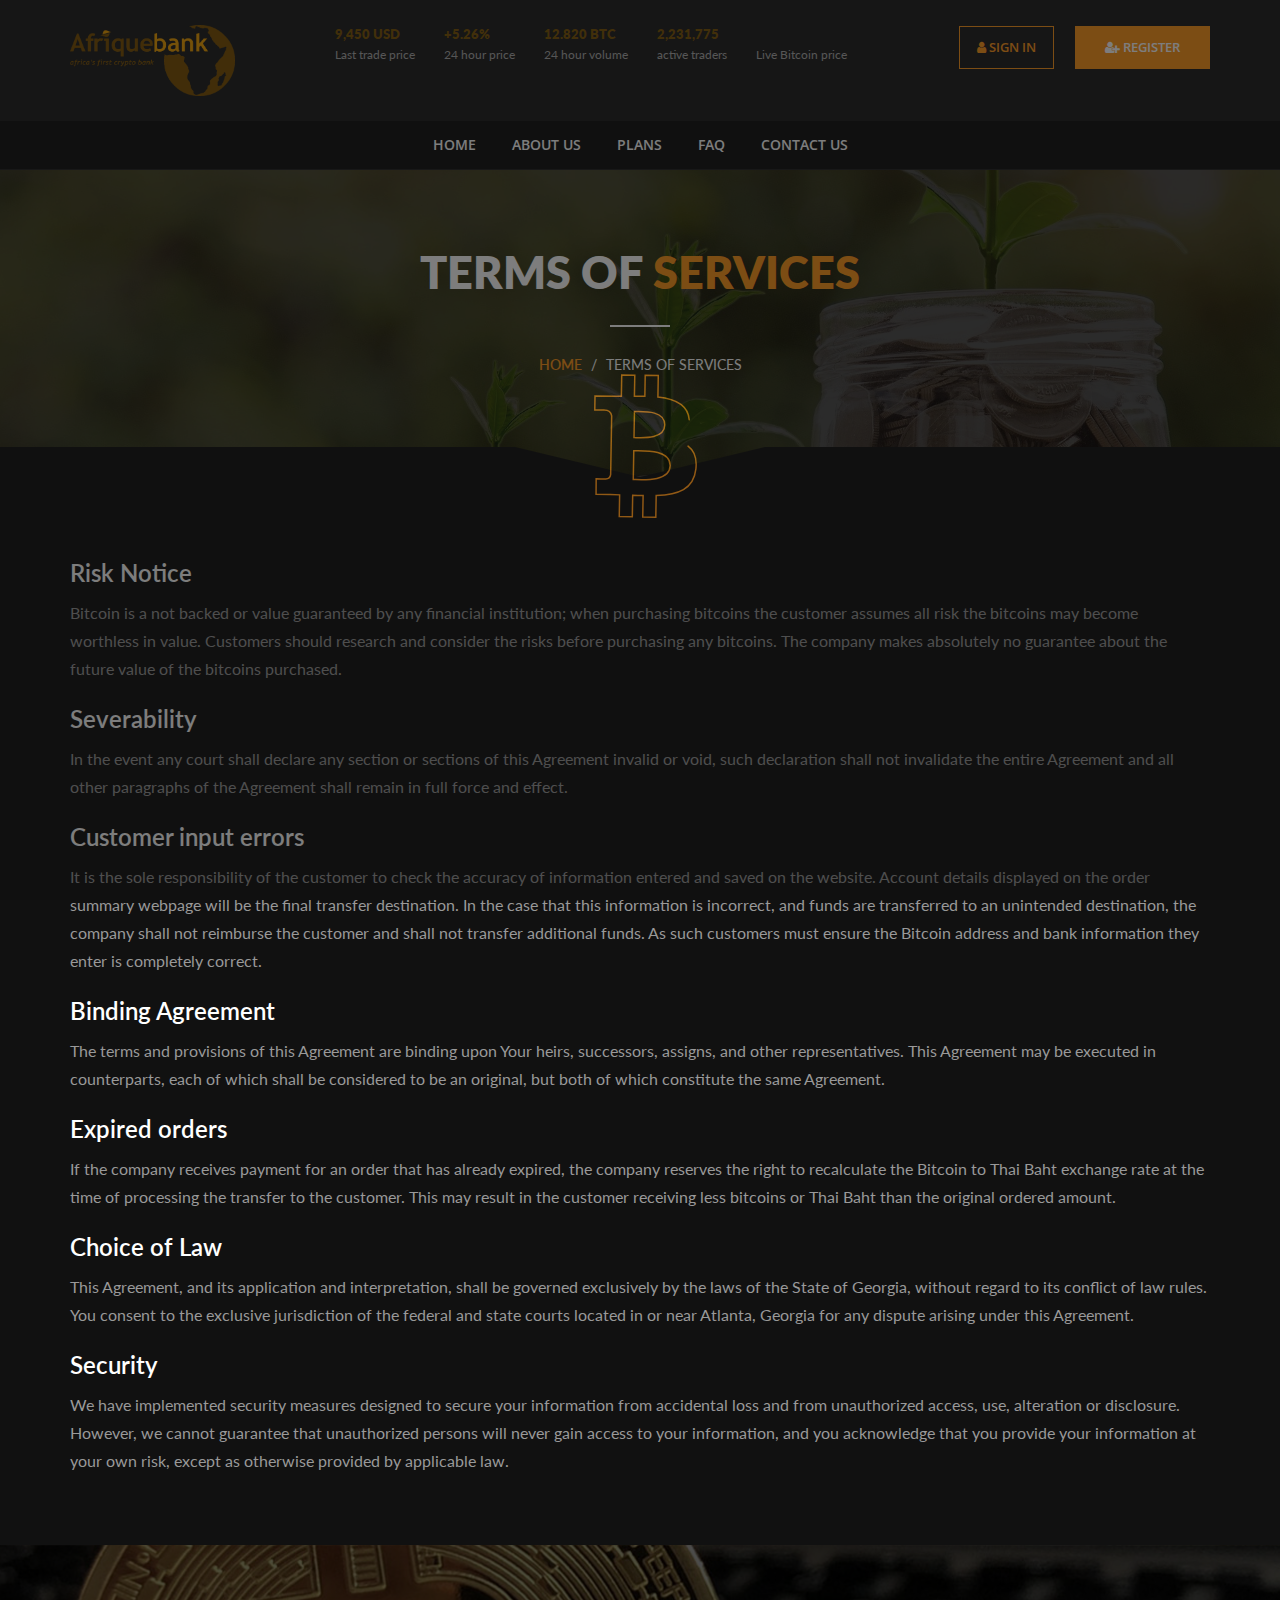
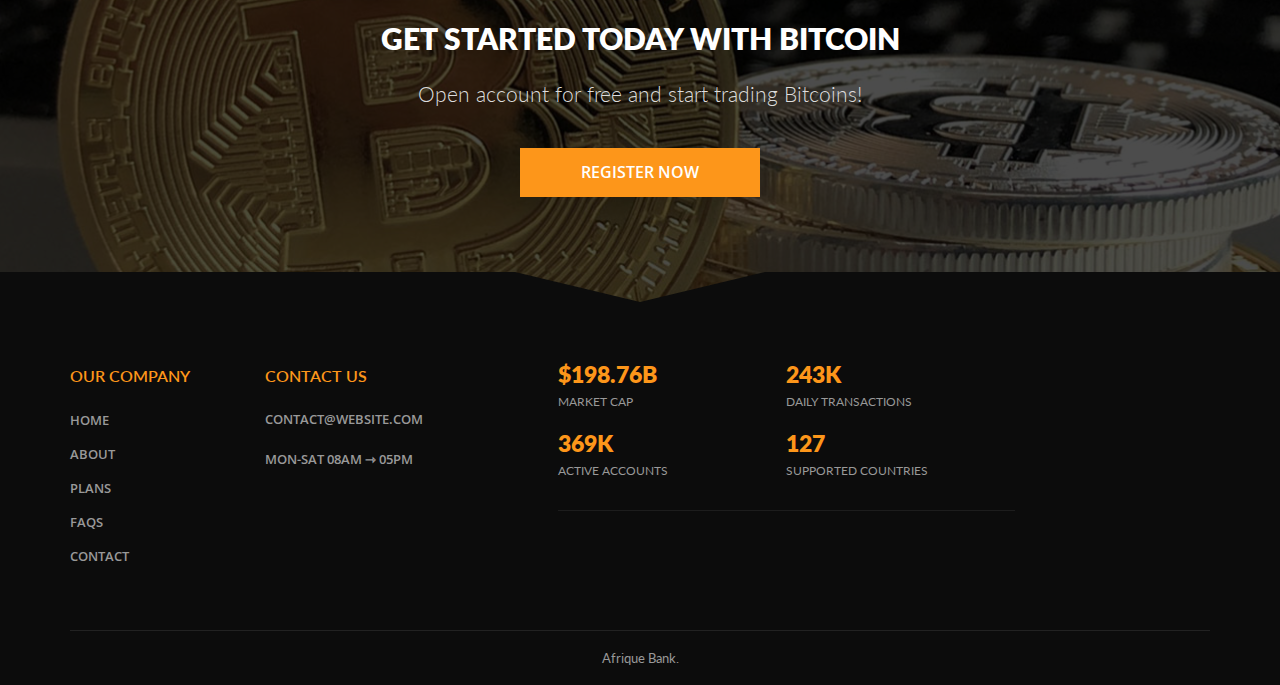
<file: terms-of-services.html>
<!DOCTYPE html>
<html lang="en">


<head>

    <meta charset="utf-8" />
    <title>Afrique Bank - Terms of services.</title>
    <meta name="viewport" content="width=device-width, initial-scale=1.0" />

    <!-- Favicon -->
    <link rel="shortcut icon" href="images/favicon.png">

    <!-- Template CSS Files -->
    <link rel="stylesheet" href="css/font-awesome.min.css">
    <link rel="stylesheet" href="css/bootstrap.min.css">
    <link rel="stylesheet" href="css/magnific-popup.css">
    <link rel="stylesheet" href="css/select2.min.css">
    <link rel="stylesheet" href="css/style.css">
	<link rel="stylesheet" href="css/skins/orange.css">
	
	<!-- Live Style Switcher - demo only -->
    <link rel="alternate stylesheet" type="text/css" title="orange" href="css/skins/orange.css" />
    <link rel="alternate stylesheet" type="text/css" title="green" href="css/skins/green.css" />
    <link rel="alternate stylesheet" type="text/css" title="blue" href="css/skins/blue.css" />
    <link rel="stylesheet" type="text/css" href="css/styleswitcher.css" />

    <style type="text/css">
        html {
            scroll-behavior: smooth;
        }
    </style>

    <!-- Template JS Files -->
    <script src="js/modernizr.js"></script>

</head>

<body>
    <!-- SVG Preloader Starts -->
    <div id="preloader">
        <div id="preloader-content">
            <svg version="1.1" id="Layer_1" xmlns="http://www.w3.org/2000/svg" xmlns:xlink="http://www.w3.org/1999/xlink" x="0px" y="0px" width="150px" height="150px" viewBox="100 100 400 400" xml:space="preserve">
                <filter id="dropshadow" height="130%">
                <feGaussianBlur in="SourceAlpha" stdDeviation="5"/>
                <feOffset dx="0" dy="0" result="offsetblur"/>
                <feFlood flood-color="red"/>
                <feComposite in2="offsetblur" operator="in"/>
                <feMerge>
                <feMergeNode/>
                <feMergeNode in="SourceGraphic"/>
                </feMerge>
                </filter>          
                <path class="path" fill="#000000" d="M446.089,261.45c6.135-41.001-25.084-63.033-67.769-77.735l13.844-55.532l-33.801-8.424l-13.48,54.068
                    c-8.896-2.217-18.015-4.304-27.091-6.371l13.568-54.429l-33.776-8.424l-13.861,55.521c-7.354-1.676-14.575-3.328-21.587-5.073
                    l0.034-0.171l-46.617-11.64l-8.993,36.102c0,0,25.08,5.746,24.549,6.105c13.689,3.42,16.159,12.478,15.75,19.658L208.93,357.23
                    c-1.675,4.158-5.925,10.401-15.494,8.031c0.338,0.485-24.579-6.134-24.579-6.134l-9.631,40.468l36.843,9.188
                    c8.178,2.051,16.209,4.19,24.098,6.217l-13.978,56.17l33.764,8.424l13.852-55.571c9.235,2.499,18.186,4.813,26.948,6.995
                    l-13.802,55.309l33.801,8.424l13.994-56.061c57.648,10.902,100.998,6.502,119.237-45.627c14.705-41.979-0.731-66.193-31.06-81.984
                    C425.008,305.984,441.655,291.455,446.089,261.45z M368.859,369.754c-10.455,41.983-81.128,19.285-104.052,13.589l18.562-74.404
                    C306.28,314.65,379.774,325.975,368.859,369.754z M379.302,260.846c-9.527,38.187-68.358,18.781-87.442,14.023l16.828-67.489
                    C327.767,212.14,389.234,221.02,379.302,260.846z"/>       
            </svg>
        </div>
    </div>
    <!-- SVG Preloader Ends -->
    <!-- Wrapper Starts -->
    <div class="wrapper">
        <!-- Header Starts -->
        <header class="header">
            <div class="container">
                <div class="row">
                    <!-- Logo Starts -->
                    <div class="main-logo col-xs-12 col-md-3 col-md-2 col-lg-2 hidden-xs">
                        <a href="index.html">
							<img id="logo" class="img-responsive" src="images/afriquebank_logo.png" alt="logo">
						</a>
                    </div>
                    <!-- Logo Ends -->
                    <!-- Statistics Starts -->
                    <div class="col-md-7 col-lg-7">
                        <ul class="unstyled bitcoin-stats text-center">
                            <li>
                                <h6>9,450 USD</h6><span>Last trade price</span></li>
                            <li>
                                <h6>+5.26%</h6><span>24 hour price</span></li>
                            <li>
                                <h6>12.820 BTC</h6><span>24 hour volume</span></li>
                            <li>
                                <h6>2,231,775</h6><span>active traders</span></li>
                            <li>
                                <div class="btcwdgt-price" data-bw-theme="light" data-bw-cur="usd"></div>
                                <span>Live Bitcoin price</span>
							</li>
                        </ul>
                    </div>
                    <!-- Statistics Ends -->
                    <!-- User Sign In/Sign Up Starts -->
                    <div class="col-md-3 col-lg-3">
                        <ul class="unstyled user">
                            <li class="sign-in"><a href="login.html" class="btn btn-primary"><i class="fa fa-user"></i> sign in</a></li>
                            <li class="sign-up"><a href="register.html" class="btn btn-primary"><i class="fa fa-user-plus"></i> register</a></li>
                        </ul>
                    </div>
                    <!-- User Sign In/Sign Up Ends -->
                </div>
            </div>
            <!-- Navigation Menu Starts -->
            <nav class="site-navigation navigation" id="site-navigation">
                <div class="container">
                    <div class="site-nav-inner">
                        <!-- Logo For ONLY Mobile display Starts -->
                        <a class="logo-mobile" href="index.html">
                            <img id="logo-mobile" class="img-responsive" src="images/afriquebank_logo.png" alt="">
                        </a>
                        <!-- Logo For ONLY Mobile display Ends -->
                        <!-- Toggle Icon for Mobile Starts -->
                        <button type="button" class="navbar-toggle" data-toggle="collapse" data-target=".navbar-collapse">
                            <span class="sr-only">Toggle navigation</span>
                            <span class="icon-bar"></span>
                            <span class="icon-bar"></span>
                            <span class="icon-bar"></span>
                        </button>
                        <!-- Toggle Icon for Mobile Ends -->
                        <div class="collapse navbar-collapse navbar-responsive-collapse">
                            <!-- Main Menu Starts -->
                            <ul class="nav navbar-nav">
                                <li><a href="index.html">Home</a></li>
                                <li><a href="about.html">About Us</a></li>
                                <li><a href="index.html#plans">Plans</a></li>
                                <li><a href="faq.html">FAQ </a></li>
                                <li><a href="contact.html">Contact Us</a></li>
                            </ul>
                            <!-- Main Menu Ends -->
                        </div>
                    </div>
                </div>
                <!-- Search Input Starts -->
                <div class="site-search">
                    <div class="container">
                        <input type="text" placeholder="type your keyword and hit enter ...">
                        <span class="close">×</span>
                    </div>
                </div>
                <!-- Search Input Ends -->
            </nav>
            <!-- Navigation Menu Ends -->
        </header>
        <!-- Header Ends -->
		<!-- Banner Area Starts -->
		<section class="banner-area">
			<div class="banner-overlay">
				<div class="banner-text text-center">
					<div class="container">
						<!-- Section Title Starts -->
						<div class="row text-center">
							<div class="col-xs-12">
								<!-- Title Starts -->
								<h2 class="title-head">terms of <span>services</span></h2>
								<!-- Title Ends -->
								<hr>
								<!-- Breadcrumb Starts -->
								<ul class="breadcrumb">
									<li><a href="index.html"> home</a></li>
									<li>terms of services</li>
								</ul>
								<!-- Breadcrumb Ends -->
							</div>
						</div>
						<!-- Section Title Ends -->
					</div>
				</div>
			</div>
		</section>
		<!-- Banner Area Ends -->
		<!-- Section Terms of Services Starts -->
        <section class="terms-of-services">
			<div class="container">
				<div class="row">
					<div class="col-xs-12">
						<h3>Risk Notice</h3>
						<p>Bitcoin is a not backed or value guaranteed by any financial institution; when purchasing bitcoins the customer assumes all risk the bitcoins may become worthless in value.  Customers should research and consider the risks before purchasing any bitcoins.  The company makes absolutely no guarantee about the future value of the bitcoins purchased.</p>
						<h3>Severability</h3>
						<p>In the event any court shall declare any section or sections of this Agreement invalid or void, such declaration shall not invalidate the entire Agreement and all other paragraphs of the Agreement shall remain in full force and effect.</p>
						<h3>Customer input errors</h3>
						<p>It is the sole responsibility of the customer to check the accuracy of information entered and saved on the website.   Account details displayed on the order summary webpage will be the final transfer destination.  In the case that this information is incorrect, and funds are transferred to an unintended destination, the company shall not reimburse the customer and shall not transfer additional funds.  As such customers must ensure the Bitcoin address and bank information they enter is completely correct.</p>
						<h3>Binding Agreement</h3>
						<p>The terms and provisions of this Agreement are binding upon Your heirs, successors, assigns, and other representatives. This Agreement may be executed in counterparts, each of which shall be considered to be an original, but both of which constitute the same Agreement.</p>
						<h3>Expired orders</h3>
						<p>If the company receives payment for an order that has already expired, the company reserves the right to recalculate the Bitcoin to Thai Baht exchange rate at the time of processing the transfer to the customer.  This may result in the customer receiving less bitcoins or Thai Baht than the original ordered amount.</p>
						<h3>Choice of Law</h3>
						<p>This Agreement, and its application and interpretation, shall be governed exclusively by the laws of the State of Georgia, without regard to its conflict of law rules. You consent to the exclusive jurisdiction of the federal and state courts located in or near Atlanta, Georgia for any dispute arising under this Agreement.</p>
						<h3>Security</h3>
						<p>We have implemented security measures designed to secure your information from accidental loss and from unauthorized access, use, alteration or disclosure. However, we cannot guarantee that unauthorized persons will never gain access to your information, and you acknowledge that you provide your information at your own risk, except as otherwise provided by applicable law.</p>
					</div>
				</div>
			</div>
		</section>
		<!-- Section Terms of Services Ends -->
        <!-- Call To Action Section Starts -->
        <section class="call-action-all">
			<div class="call-action-all-overlay">
				<div class="container">
					<div class="row">
						<div class="col-xs-12">
							<!-- Call To Action Text Starts -->
							<div class="action-text">
								<h2>Get Started Today With Bitcoin</h2>
								<p class="lead">Open account for free and start trading Bitcoins!</p>
							</div>
							<!-- Call To Action Text Ends -->
							<!-- Call To Action Button Starts -->
							<p class="action-btn"><a class="btn btn-primary" href="register.html">Register Now</a></p>
							<!-- Call To Action Button Ends -->
						</div>
					</div>
				</div>
			</div>
        </section>
        <!-- Call To Action Section Ends -->
        <!-- Footer Starts -->
        <footer class="footer">
            <!-- Footer Top Area Starts -->
            <div class="top-footer">
                <div class="container">
                    <div class="row">
                        <!-- Footer Widget Starts -->
                        <div class="col-sm-4 col-md-2">
                            <h4>Our Company</h4>
                            <div class="menu">
                                <ul>
                                    <li><a href="index.html">Home</a></li>
                                    <li><a href="about.html">About</a></li>
                                    <li><a href="index.html#plans">Plans</a></li>
                                    <li><a href="faq.html">Faqs</a></li>
                                    <li><a href="contact.html">Contact</a></li>
                                </ul>
                            </div>
                        </div>
                        <!-- Footer Widget Ends -->
                        <!-- Footer Widget Starts -->
                        <div class="col-sm-4 col-md-3">
                            <h4>Contact Us </h4>
                            <div class="contacts">
                                <div>
                                    <span>contact@website.com</span>
                                </div>
                                <div>
                                    <span>mon-sat 08am &#x21FE; 05pm</span>
                                </div>
                            </div>
                        </div>
                        <!-- Footer Widget Ends -->
                        <!-- Footer Widget Starts -->
                        <div class="col-sm-12 col-md-5">
                            <!-- Facts Starts -->
                            <div class="facts-footer">
                                <div>
                                    <h5>$198.76B</h5>
                                    <span>Market cap</span>
                                </div>
                                <div>
                                    <h5>243K</h5>
                                    <span>daily transactions</span>
                                </div>
                                <div>
                                    <h5>369K</h5>
                                    <span>active accounts</span>
                                </div>
                                <div>
                                    <h5>127</h5>
                                    <span>supported countries</span>
                                </div>
                            </div>
                            <!-- Facts Ends -->
                            <hr>

                        </div>
                        <!-- Footer Widget Ends -->
                    </div>
                </div>
            </div>
            <!-- Footer Top Area Ends -->
            <!-- Footer Bottom Area Starts -->
            <div class="bottom-footer">
                <div class="container">
                    <div class="row">
                        <div class="col-xs-12">
                            <!-- Copyright Text Starts -->
                            <p class="text-center"><a href="index.html" target="_blank">Afrique Bank.</a></p>
                            <!-- Copyright Text Ends -->
                        </div>
                    </div>
                </div>
            </div>
            <!-- Footer Bottom Area Ends -->
        </footer>
        <!-- Footer Ends -->
		<!-- Back To Top Starts  -->
        <a href="#" id="back-to-top" class="back-to-top fa fa-arrow-up"></a>
		<!-- Back To Top Ends  -->
		
        <!-- Template JS Files -->
        <script src="js/jquery-2.2.4.min.js"></script>
        <script src="js/bootstrap.min.js"></script>
        <script src="js/select2.min.js"></script>
        <script src="js/jquery.magnific-popup.min.js"></script>
        <script src="js/custom.js"></script>
		
		<!-- Live Style Switcher JS File - only demo -->
		<script src="js/styleswitcher.js"></script>

    </div>
    <!-- Wrapper Ends -->
</body>


</html>
</file>
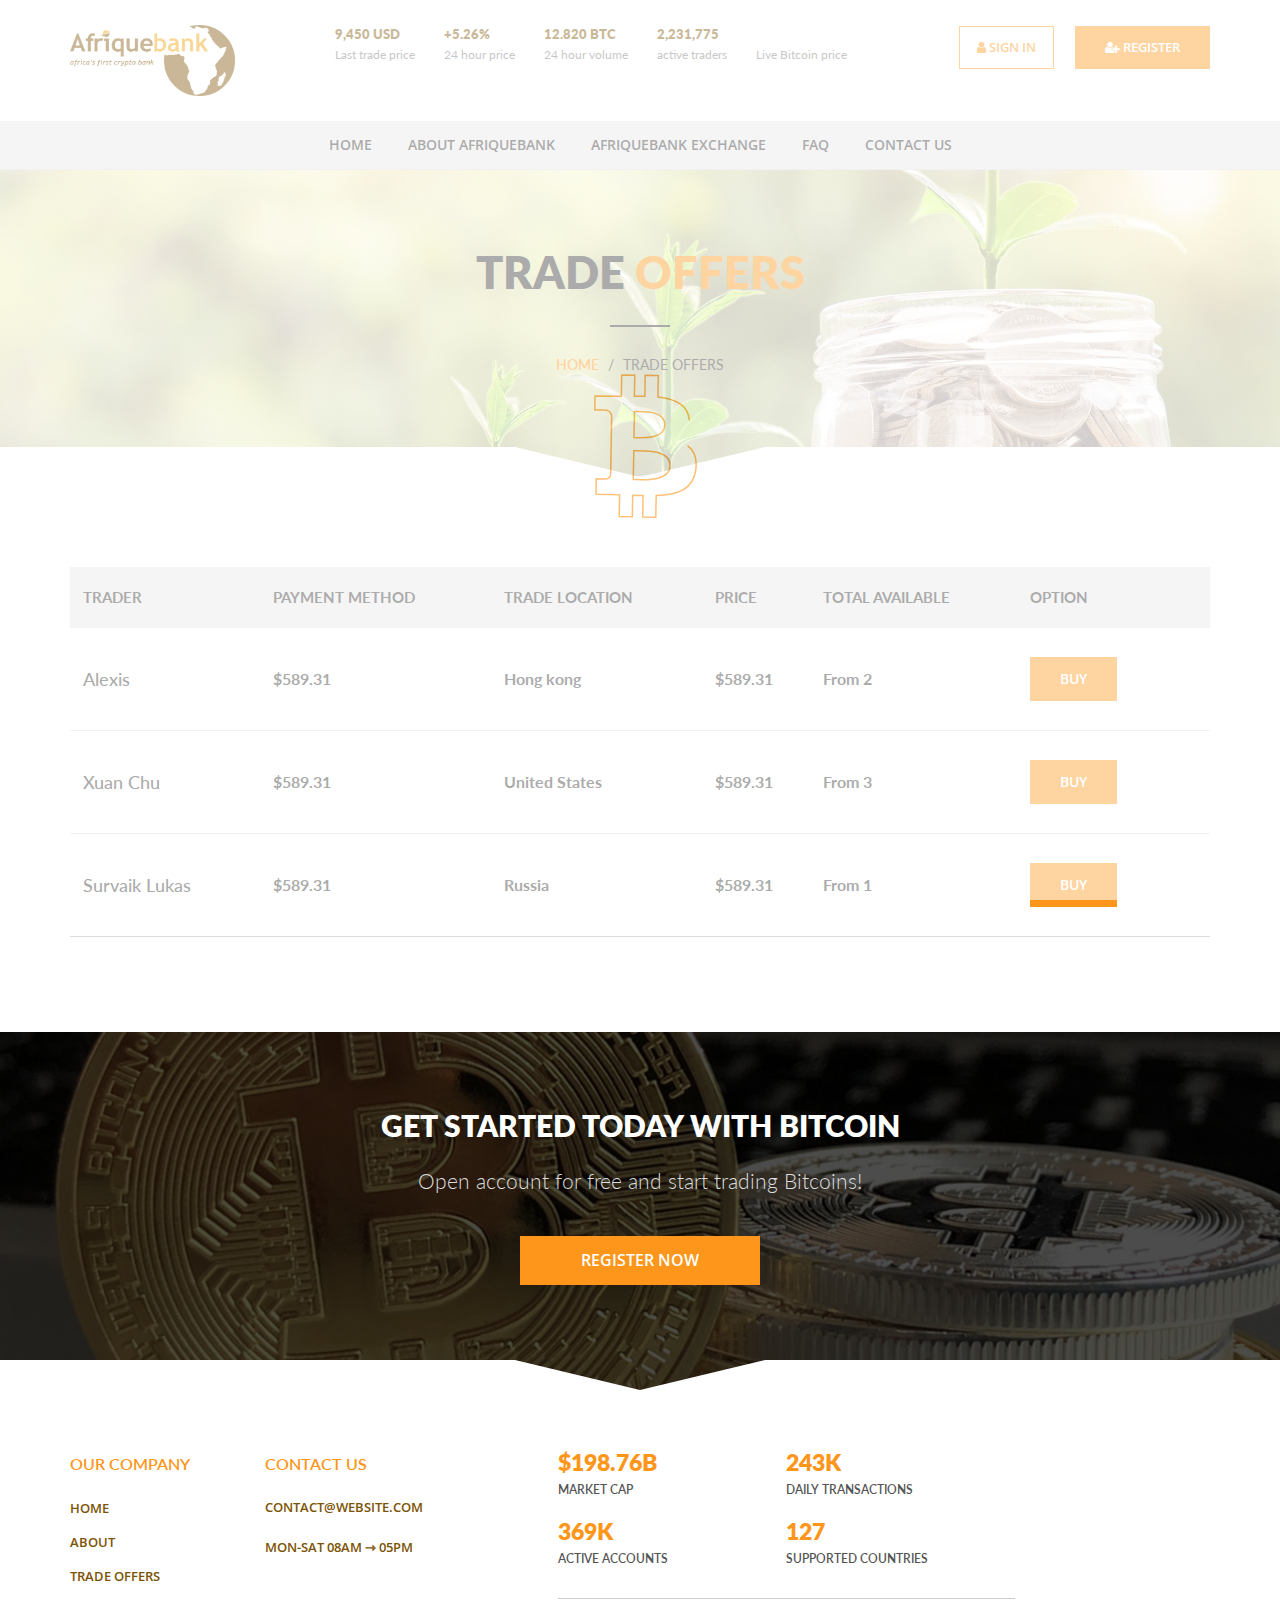
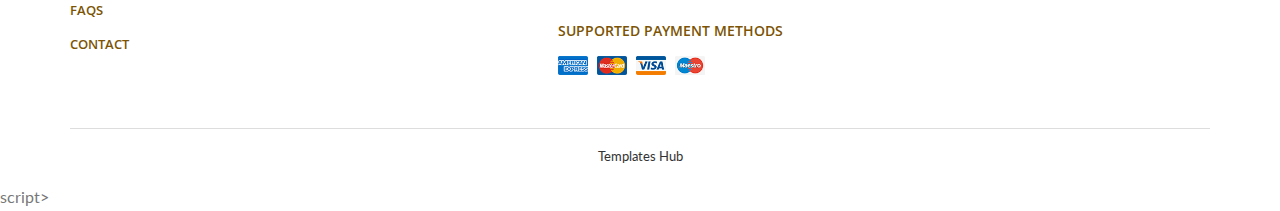
<file: trade-offers.html>
<!DOCTYPE html>
<html lang="en">

<head>

    <meta charset="utf-8" />
    <title>Afrique Bank - Trading Offers.</title>
    <meta name="viewport" content="width=device-width, initial-scale=1.0" />

    <!-- Favicon -->
    <link rel="shortcut icon" href="images/favicon.png">

    <!-- Template CSS Files -->
    <link rel="stylesheet" href="css/font-awesome.min.css">
    <link rel="stylesheet" href="css/bootstrap.min.css">
    <link rel="stylesheet" href="css/magnific-popup.css">
    <link rel="stylesheet" href="css/select2.min.css">
    <link rel="stylesheet" href="css/style.css">
    <link rel="stylesheet" href="css/skins/orange.css">

    <!-- Live Style Switcher - demo only -->
    <link rel="alternate stylesheet" type="text/css" title="orange" href="css/skins/orange.css" />
    <link rel="alternate stylesheet" type="text/css" title="green" href="css/skins/green.css" />
    <link rel="alternate stylesheet" type="text/css" title="blue" href="css/skins/blue.css" />
    <link rel="stylesheet" type="text/css" href="css/styleswitcher.css" />

    <!-- Template JS Files -->
    <script src="js/modernizr.js"></script>

</head>

<body class="light">
    <!-- SVG Preloader Starts -->
    <div id="preloader">
        <div id="preloader-content">
            <svg version="1.1" id="Layer_1" xmlns="http://www.w3.org/2000/svg" xmlns:xlink="http://www.w3.org/1999/xlink" x="0px" y="0px" width="150px" height="150px" viewBox="100 100 400 400" xml:space="preserve">
                <filter id="dropshadow" height="130%">
                <feGaussianBlur in="SourceAlpha" stdDeviation="5"/>
                <feOffset dx="0" dy="0" result="offsetblur"/>
                <feFlood flood-color="red"/>
                <feComposite in2="offsetblur" operator="in"/>
                <feMerge>
                <feMergeNode/>
                <feMergeNode in="SourceGraphic"/>
                </feMerge>
                </filter>          
                <path class="path" fill="#000000" d="M446.089,261.45c6.135-41.001-25.084-63.033-67.769-77.735l13.844-55.532l-33.801-8.424l-13.48,54.068
                    c-8.896-2.217-18.015-4.304-27.091-6.371l13.568-54.429l-33.776-8.424l-13.861,55.521c-7.354-1.676-14.575-3.328-21.587-5.073
                    l0.034-0.171l-46.617-11.64l-8.993,36.102c0,0,25.08,5.746,24.549,6.105c13.689,3.42,16.159,12.478,15.75,19.658L208.93,357.23
                    c-1.675,4.158-5.925,10.401-15.494,8.031c0.338,0.485-24.579-6.134-24.579-6.134l-9.631,40.468l36.843,9.188
                    c8.178,2.051,16.209,4.19,24.098,6.217l-13.978,56.17l33.764,8.424l13.852-55.571c9.235,2.499,18.186,4.813,26.948,6.995
                    l-13.802,55.309l33.801,8.424l13.994-56.061c57.648,10.902,100.998,6.502,119.237-45.627c14.705-41.979-0.731-66.193-31.06-81.984
                    C425.008,305.984,441.655,291.455,446.089,261.45z M368.859,369.754c-10.455,41.983-81.128,19.285-104.052,13.589l18.562-74.404
                    C306.28,314.65,379.774,325.975,368.859,369.754z M379.302,260.846c-9.527,38.187-68.358,18.781-87.442,14.023l16.828-67.489
                    C327.767,212.14,389.234,221.02,379.302,260.846z"/>       
            </svg>
        </div>
    </div>
    <!-- SVG Preloader Ends -->
    <!-- Wrapper Starts -->
    <div class="wrapper">
        <!-- Header Starts -->
        <header class="header">
            <div class="container">
                <div class="row">
                    <!-- Logo Starts -->
                    <div class="main-logo col-xs-12 col-md-3 col-md-2 col-lg-2 hidden-xs">
                        <a href="index-2.html">
							<img id="logo" class="img-responsive" src="images/afriquebank_logo.png" alt="logo">
						</a>
                    </div>
                    <!-- Logo Ends -->
                    <!-- Statistics Starts -->
                    <div class="col-md-7 col-lg-7">
                        <ul class="unstyled bitcoin-stats text-center">
                            <li>
                                <h6>9,450 USD</h6><span>Last trade price</span></li>
                            <li>
                                <h6>+5.26%</h6><span>24 hour price</span></li>
                            <li>
                                <h6>12.820 BTC</h6><span>24 hour volume</span></li>
                            <li>
                                <h6>2,231,775</h6><span>active traders</span></li>
                            <li>
                                <div class="btcwdgt-price" data-bw-theme="light" data-bw-cur="usd"></div>
                                <span>Live Bitcoin price</span>
                            </li>
                        </ul>
                    </div>
                    <!-- Statistics Ends -->
                    <!-- User Sign In/Sign Up Starts -->
                    <div class="col-md-3 col-lg-3">
                        <ul class="unstyled user">
                            <li class="sign-in"><a href="login.html" class="btn btn-primary"><i class="fa fa-user"></i> sign in</a></li>
                            <li class="sign-up"><a href="register.html" class="btn btn-primary"><i class="fa fa-user-plus"></i> register</a></li>
                        </ul>
                    </div>
                    <!-- User Sign In/Sign Up Ends -->
                </div>
            </div>
            <!-- Navigation Menu Starts -->
            <nav class="site-navigation navigation" id="site-navigation">
                <div class="container">
                    <div class="site-nav-inner">
                        <!-- Logo For ONLY Mobile display Starts -->
                        <a class="logo-mobile" href="index.html">
                            <img id="logo" class="img-responsive logo-mobile-padding-2" src="images/afriquebank_logo.png" alt=" Afrique Bank mobile logo">
                            <!-- <span class="logo-text">Afrique Bank</span> -->
                        </a>
                        <!-- Logo For ONLY Mobile display Ends -->
                        <!-- Toggle Icon for Mobile Starts -->
                        <button type="button" class="navbar-toggle" data-toggle="collapse" data-target=".navbar-collapse">
                        <span class="sr-only">Toggle navigation</span>
                        <span class="icon-bar"></span>
                        <span class="icon-bar"></span>
                        <span class="icon-bar"></span>
                        </button>
                        <!-- Toggle Icon for Mobile Ends -->
                        <div class="collapse navbar-collapse navbar-responsive-collapse">
                            <!-- Main Menu Starts -->
                            <ul class="nav navbar-nav">
                                <li><a href="index.html">Home</a></li>
                                <li><a href="about.html">About AfriqueBank</a></li>
                                <li><a href="investment.html">AfriqueBank Exchange</a></li>
                                <li><a href="faq.html">FAQ </a></li>
                                <li><a href="contact.html">Contact Us</a></li>
                            </ul>
                            <!-- Main Menu Ends -->
                        </div>
                    </div>
                </div>
                <!-- Search Input Starts -->
                <div class="site-search">
                    <div class="container">
                        <input type="text" placeholder="type your keyword and hit enter ...">
                        <span class="close">×</span>
                    </div>
                </div>
                <!-- Search Input Ends -->
            </nav>
            <!-- Navigation Menu Ends -->
        </header>
        <!-- Header Ends -->
        <!-- Banner Area Starts -->
        <section class="banner-area">
            <div class="banner-overlay">
                <div class="banner-text text-center">
                    <div class="container">
                        <!-- Section Title Starts -->
                        <div class="row text-center">
                            <div class="col-xs-12">
                                <!-- Title Starts -->
                                <h2 class="title-head">Trade <span>Offers</span></h2>
                                <!-- Title Ends -->
                                <hr>
                                <!-- Breadcrumb Starts -->
                                <ul class="breadcrumb">
                                    <li><a href="index-2.html"> home</a></li>
                                    <li>Trade Offers</li>
                                </ul>
                                <!-- Breadcrumb Ends -->
                            </div>
                        </div>
                        <!-- Section Title Ends -->
                    </div>
                </div>
            </div>
        </section>
        <!-- Section Shopping Cart Starts -->
        <section class="shop-cart">
            <!--Start section-->
            <div class="container">
                <div class="row">
					<!-- Purchased Products Starts -->
                    <div class="col-xs-12 table-responsive">
                        <table class="table order text-center">
                            <colgroup>
                                <!-- <col class="col-xs-1">
                                <col class="col-xs-2 col-sm-5">
                                <col class="col-xs-2">
                                <col class="col-xs-1 col-sm-2">
                                <col class="col-xs-2 col-sm-2">
                                <col class="col-xs-2 col-md-2">
                                <col class="col-xs-2 col-md-2"> -->
                            </colgroup>
                            <thead>
                                <tr>
                                    <th></th>
                                    <th class="col-2">Trader</th>
                                    <th>Payment Method</th>
                                    <th>Trade Location</th>
                                    <th class="col-2">Price</th>
                                    <th>Total Available</th>
                                    <th>Option</th>
                                    <th></th>
                                </tr>
                            </thead>
                            <tbody>
                                <tr>
                                    <!-- <td class="text-center"><a href="#" class="fa fa-trash icon-delete-product"></a></td> -->
                                    <td></td>
                                    <td class="text-left"><h6 class="product">Alexis</h6></td>
                                    <td class="text-left"><span class="price">$589.31</span></td>
                                    <td class="text-left"><span class="price">Hong kong</span></td>
                                    <!-- <td class="text-left">
										<div class="quantity">	
											<input type="button" value="&#8249;" class="qtyminus" data-field="quantity" />
											<input type="text" name="quantity" value="1" class="qty" />
											<input type="button" value="&#8250;" class="qtyplus" data-field="quantity" />
										</div>
									</td> -->
									<td class="text-left"><span class="price">$589.31</span></td>
                                    <td class="text-left"><span class="price">From 2</span></td>
                                    <td class="text-left">
                                        <a href="login.html">
                                            <button class="btn btn-primary">
                                                Buy
                                            </button>
                                        </a>
                                    </td>
                                </tr>

                                <tr>
                                    <!-- <td class="text-center"><a href="#" class="fa fa-trash icon-delete-product"></a></td> -->
                                    <td></td>
                                    <td class="text-left"><h6 class="product">Xuan Chu</h6></td>
                                    <td class="text-left"><span class="price">$589.31</span></td>
                                    <td class="text-left"><span class="price">United States</span></td>
                                    <!-- <td class="text-left">
                                        <div class="quantity">  
                                            <input type="button" value="&#8249;" class="qtyminus" data-field="quantity" />
                                            <input type="text" name="quantity" value="1" class="qty" />
                                            <input type="button" value="&#8250;" class="qtyplus" data-field="quantity" />
                                        </div>
                                    </td> -->
                                    <td class="text-left"><span class="price">$589.31</span></td>
                                    <td class="text-left"><span class="price">From 3</span></td>
                                    <td class="text-left">
                                        <a href="login.html">
                                            <button class="btn btn-primary">
                                                Buy
                                            </button>
                                        </a>
                                    </td>
                                </tr>

                                <tr>
                                    <!-- <td class="text-center"><a href="#" class="fa fa-trash icon-delete-product"></a></td> -->
                                    <td></td>
                                    <td class="text-left"><h6 class="product">Survaik Lukas</h6></td>
                                    <td class="text-left"><span class="price">$589.31</span></td>
                                    <td class="text-left"><span class="price">Russia</span></td>
                                    <!-- <td class="text-left">
                                        <div class="quantity">  
                                            <input type="button" value="&#8249;" class="qtyminus" data-field="quantity" />
                                            <input type="text" name="quantity" value="1" class="qty" />
                                            <input type="button" value="&#8250;" class="qtyplus" data-field="quantity" />
                                        </div>
                                    </td> -->
                                    <td class="text-left"><span class="price">$589.31</span></td>
                                    <td class="text-left"><span class="price">From 1</span></td>
                                    <td class="text-left">
                                        <a href="login.html">
                                            <button class="btn btn-primary">
                                                Buy
                                            </button>
                                        </a>
                                    </td>
                                </tr>
                            </tbody>
                        </table>
                    </div>
                </div>
            </div>
        </section>
		<!-- Section Shopping Cart Ends -->
        <!-- Call To Action Section Starts -->
        <section class="call-action-all">
			<div class="call-action-all-overlay">
				<div class="container">
					<div class="row">
						<div class="col-xs-12">
							<!-- Call To Action Text Starts -->
							<div class="action-text">
								<h2>Get Started Today With Bitcoin</h2>
								<p class="lead">Open account for free and start trading Bitcoins!</p>
							</div>
							<!-- Call To Action Text Ends -->
							<!-- Call To Action Button Starts -->
							<p class="action-btn"><a class="btn btn-primary" href="register.html">Register Now</a></p>
							<!-- Call To Action Button Ends -->
						</div>
					</div>
				</div>
			</div>
        </section>
        <!-- Call To Action Section Ends -->
        <!-- Footer Starts -->
        <footer class="footer">
            <!-- Footer Top Area Starts -->
            <div class="top-footer">
                <div class="container">
                    <div class="row">
                        <!-- Footer Widget Starts -->
                        <div class="col-sm-4 col-md-2">
                            <h4>Our Company</h4>
                            <div class="menu">
                                <ul>
                                    <li class="active"><a href="index.html">Home</a></li>
                                    <li><a href="about.html">About</a></li>
                                    <li><a href="trade-offers.html">Trade Offers</a></li>
                                    <li><a href="faq.html">Faqs</a></li>
                                    <li><a href="contact.html">Contact</a></li>
                                </ul>
                            </div>
                        </div>
                        <!-- Footer Widget Ends -->
                        <!-- Footer Widget Starts -->
                        <div class="col-sm-4 col-md-3">
                            <h4>Contact Us </h4>
                            <div class="contacts">
                                <div>
                                    <span>contact@website.com</span>
                                </div>
                                <div>
                                    <span>mon-sat 08am &#x21FE; 05pm</span>
                                </div>
                            </div>
                        </div>
                        <!-- Footer Widget Ends -->
                        <!-- Footer Widget Starts -->
                        <div class="col-sm-12 col-md-5">
                            <!-- Facts Starts -->
                            <div class="facts-footer">
                                <div>
                                    <h5>$198.76B</h5>
                                    <span>Market cap</span>
                                </div>
                                <div>
                                    <h5>243K</h5>
                                    <span>daily transactions</span>
                                </div>
                                <div>
                                    <h5>369K</h5>
                                    <span>active accounts</span>
                                </div>
                                <div>
                                    <h5>127</h5>
                                    <span>supported countries</span>
                                </div>
                            </div>
                            <!-- Facts Ends -->
                            <hr>
                            <!-- Supported Payment Cards Logo Starts -->
                            <div class="payment-logos">
                                <h4 class="payment-title">supported payment methods</h4>
                                <img src="images/icons/payment/american-express.png" alt="american-express">
                                <img src="images/icons/payment/mastercard.png" alt="mastercard">
                                <img src="images/icons/payment/visa.png" alt="visa">
                                <img class="last" src="images/icons/payment/maestro.png" alt="maestro">
                            </div>
                            <!-- Supported Payment Cards Logo Ends -->
                        </div>
                        <!-- Footer Widget Ends -->
                    </div>
                </div>
            </div>
            <!-- Footer Top Area Ends -->
            <!-- Footer Bottom Area Starts -->
            <div class="bottom-footer">
                <div class="container">
                    <div class="row">
                        <div class="col-xs-12">
                            <!-- Copyright Text Starts -->
                            <p class="text-center"><a href="templateshub.net" target="_blank">Templates Hub</a></p>
                            <!-- Copyright Text Ends -->
                        </div>
                    </div>
                </div>
            </div>
            <!-- Footer Bottom Area Ends -->
        </footer>
        <!-- Footer Ends -->
        <!-- Back To Top Starts  -->
        <a href="#" id="back-to-top" class="back-to-top fa fa-arrow-up"></a>
        <!-- Back To Top Ends  -->

        <!-- Template JS Files -->
        <script src="js/jquery-2.2.4.min.js"></script>
        <script src="js/bootstrap.min.js"></script>
        <script src="js/select2.min.js"></script>script>
        <script src="js/custom.js"></script>
        <script src="js/jquery.magnific-popup.min.js"></script>

        <!-- Live Style Switcher JS File - only demo -->
        <script src="js/styleswitcher.js"></script>

    </div>
    <!-- Wrapper Ends -->
</body>


</html>
</file>
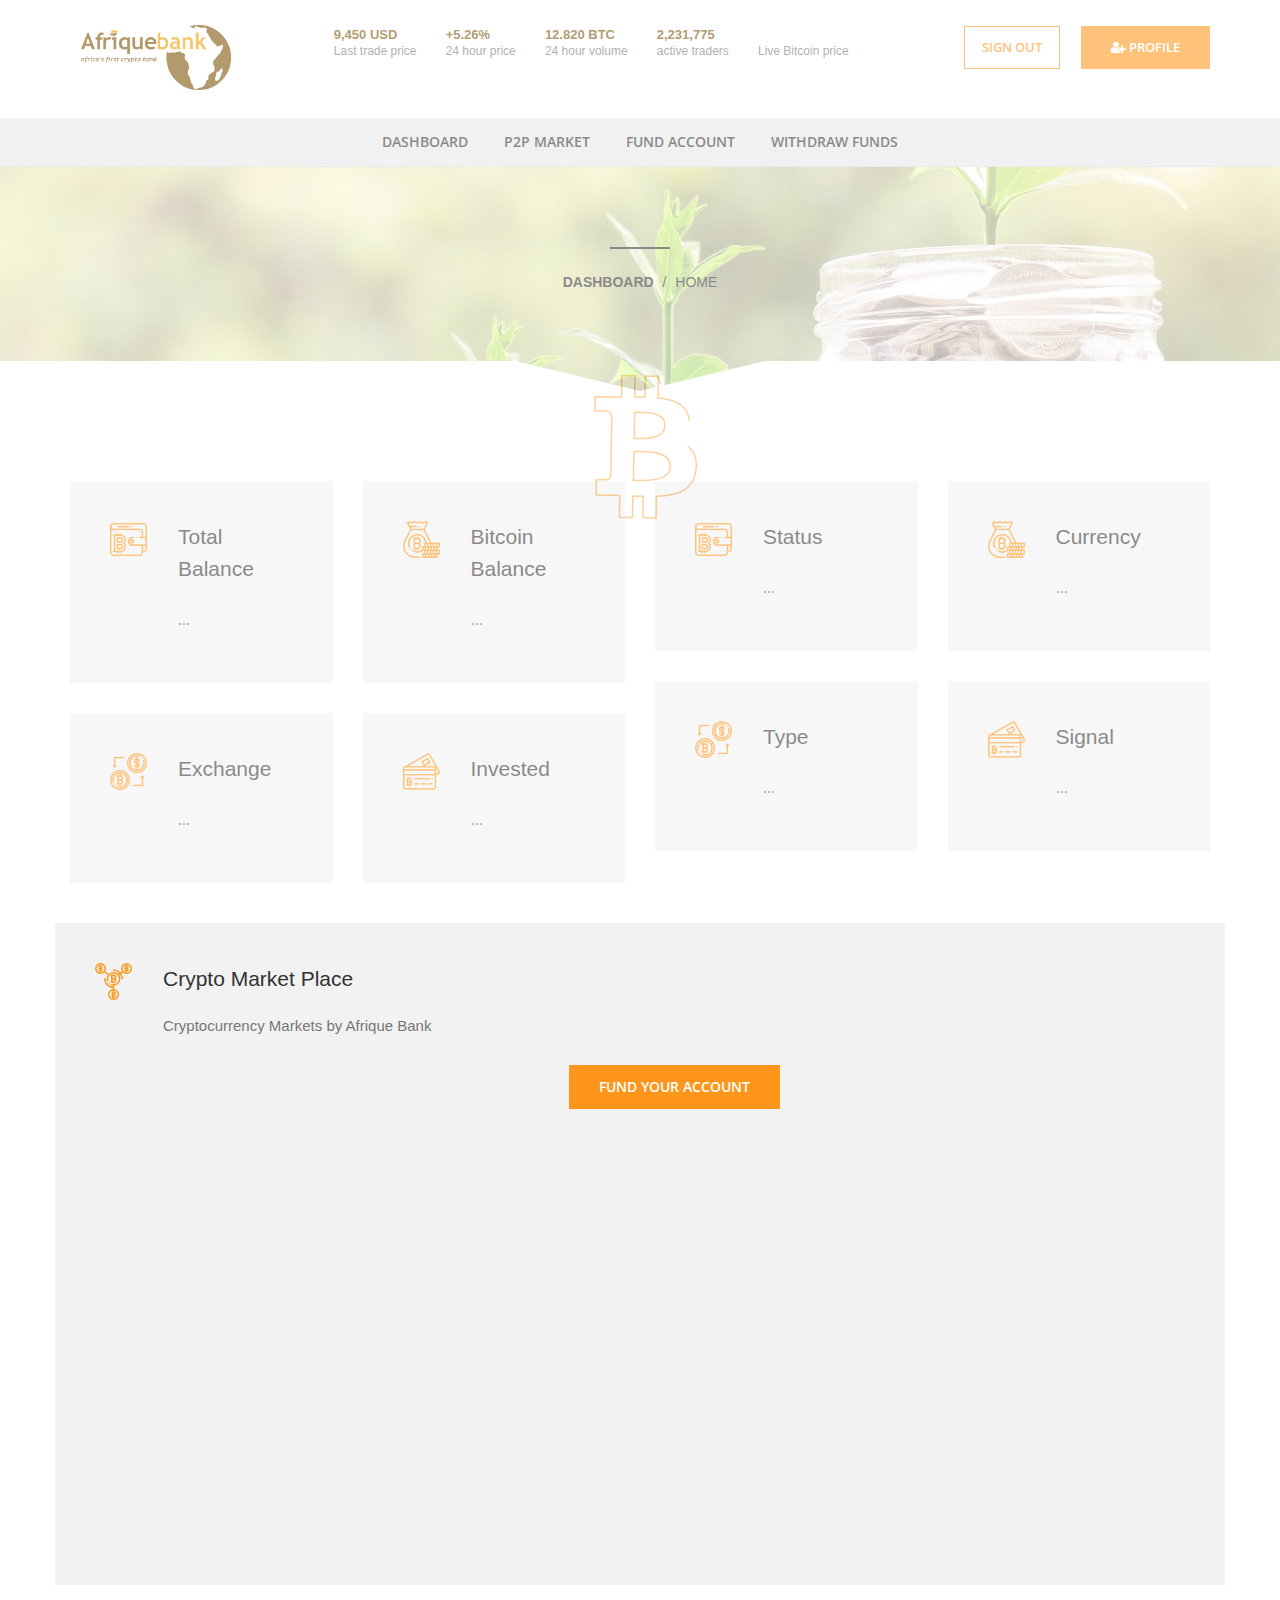
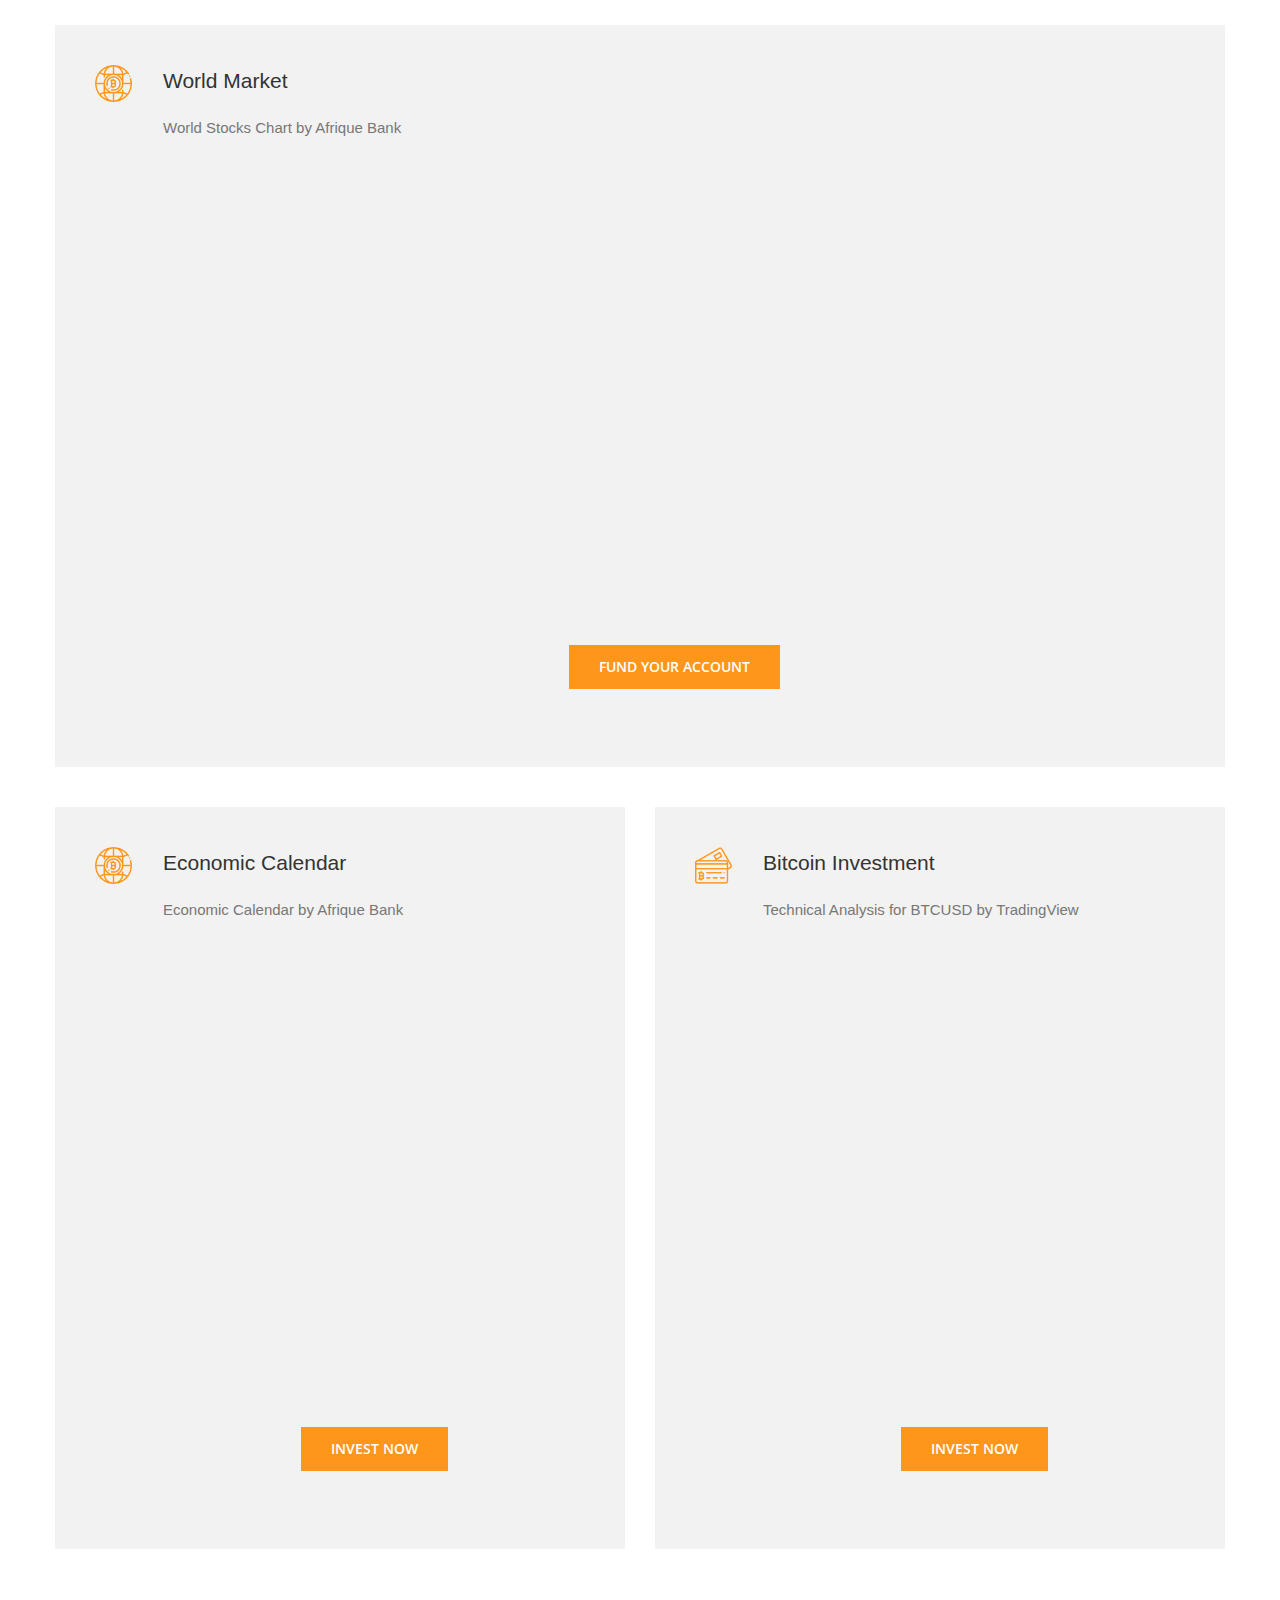
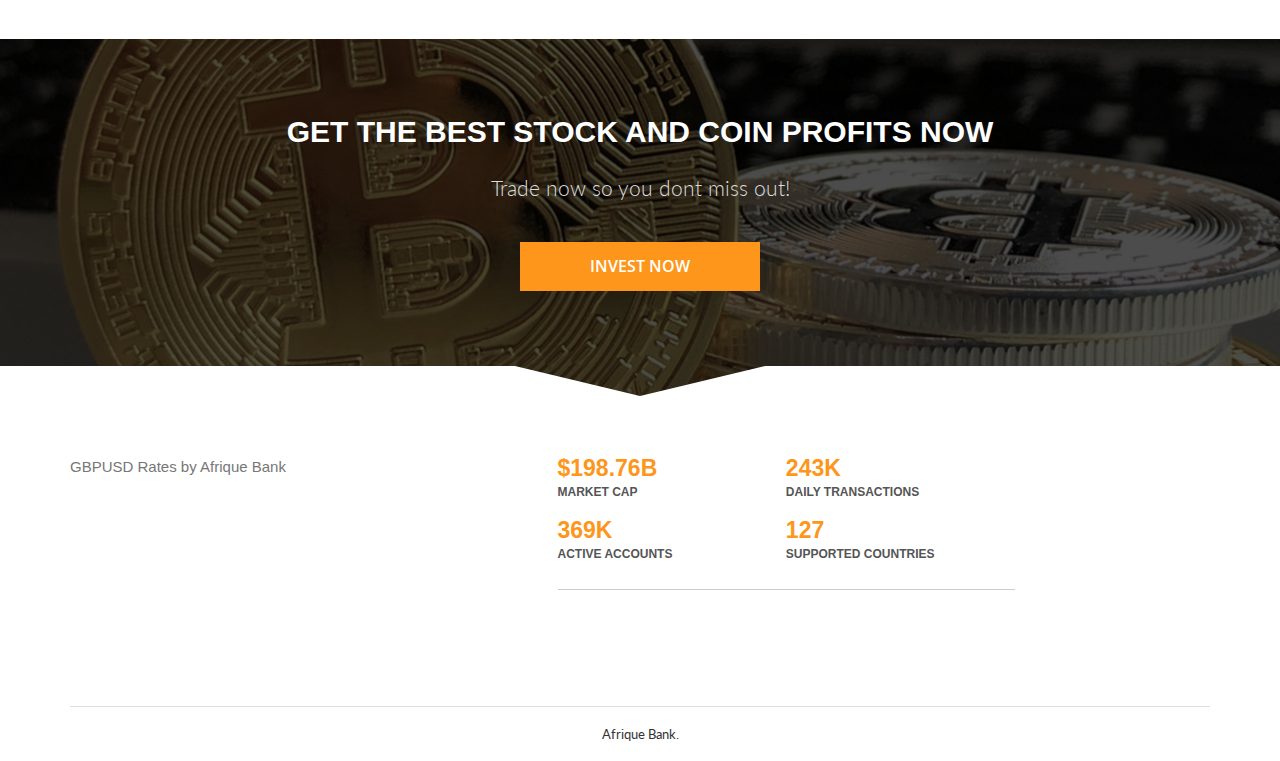
<file: Dashboard/dashboard-home.html>
<!DOCTYPE html>
<html lang="en">
   <head>
      <meta charset="utf-8" />
      <title>Afrique Bank - Dashboard.</title>
      <meta name="viewport" content="width=device-width, initial-scale=1.0" />
      <!-- Favicon -->
      <link rel="shortcut icon" href="../images/favicon.png">
      <!-- Template CSS Files -->
      <link rel="stylesheet" href="../css/font-awesome.min.css">
      <link rel="stylesheet" href="../css/bootstrap.min.css">
      <link rel="stylesheet" href="../css/magnific-popup.css">
      <link rel="stylesheet" href="../css/select2.min.css">
      <link rel="stylesheet" href="../css/style.css">
      <link rel="stylesheet" href="../css/skins/orange.css">
      <!-- Live Style Switcher - demo only -->
      <link rel="alternate stylesheet" type="text/css" title="orange" href="../css/skins/orange.css" />
      <link rel="alternate stylesheet" type="text/css" title="green" href="../css/skins/green.css" />
      <link rel="alternate stylesheet" type="text/css" title="blue" href="../css/skins/blue.css" />
      <link rel="stylesheet" type="text/css" href="../css/styleswitcher.css" />
      <!--  W3 Schools CDNs  -->
      <meta name="viewport" content="width=device-width, initial-scale=1">
      <link rel="stylesheet" href="https://www.w3schools.com/w3css/4/w3.css">
      <!-- Template JS Files -->
      <script src="../js/modernizr.js"></script>
   </head>
   <body class="light">
      <!-- SVG Preloader Starts -->
      <div id="preloader">
         <div id="preloader-content">
            <svg version="1.1" id="Layer_1" xmlns="http://www.w3.org/2000/svg" xmlns:xlink="http://www.w3.org/1999/xlink" x="0px" y="0px" width="150px" height="150px" viewBox="100 100 400 400" xml:space="preserve">
               <filter id="dropshadow" height="130%">
               <feGaussianBlur in="SourceAlpha" stdDeviation="5"/>
               <feOffset dx="0" dy="0" result="offsetblur"/>
               <feFlood flood-color="red"/>
               <feComposite in2="offsetblur" operator="in"/>
               <feMerge>
               <feMergeNode/>
               <feMergeNode in="SourceGraphic"/>
               </feMerge>
               </filter>
               <path class="path" fill="#000000" d="M446.089,261.45c6.135-41.001-25.084-63.033-67.769-77.735l13.844-55.532l-33.801-8.424l-13.48,54.068
                  c-8.896-2.217-18.015-4.304-27.091-6.371l13.568-54.429l-33.776-8.424l-13.861,55.521c-7.354-1.676-14.575-3.328-21.587-5.073
                  l0.034-0.171l-46.617-11.64l-8.993,36.102c0,0,25.08,5.746,24.549,6.105c13.689,3.42,16.159,12.478,15.75,19.658L208.93,357.23
                  c-1.675,4.158-5.925,10.401-15.494,8.031c0.338,0.485-24.579-6.134-24.579-6.134l-9.631,40.468l36.843,9.188
                  c8.178,2.051,16.209,4.19,24.098,6.217l-13.978,56.17l33.764,8.424l13.852-55.571c9.235,2.499,18.186,4.813,26.948,6.995
                  l-13.802,55.309l33.801,8.424l13.994-56.061c57.648,10.902,100.998,6.502,119.237-45.627c14.705-41.979-0.731-66.193-31.06-81.984
                  C425.008,305.984,441.655,291.455,446.089,261.45z M368.859,369.754c-10.455,41.983-81.128,19.285-104.052,13.589l18.562-74.404
                  C306.28,314.65,379.774,325.975,368.859,369.754z M379.302,260.846c-9.527,38.187-68.358,18.781-87.442,14.023l16.828-67.489
                  C327.767,212.14,389.234,221.02,379.302,260.846z"/>
               </svg>
            </div>
         </div>
         <!-- Wrapper Starts -->
         <div class="wrapper">
            <!-- Header Starts -->
            <header class="header">
               <div class="container">
                  <div class="row">
                     <!-- Logo Starts -->
                     <div class="main-logo col-xs-12 col-md-3 col-md-2 col-lg-2 hidden-xs">
                        <a href="../index.html">
                           <img id="logo" class="img-responsive logo-img logo-padding" src="../images/afriquebank_logo.png" alt=" Afrique Bank logo">
                           <!-- <span class="logo-text">Afrique Bank</span> -->
                        </a>
                    </div>
                     <!-- Logo Ends -->
                     <!-- Statistics Starts -->
                     <div class="col-md-7 col-lg-7">
                        <ul class="unstyled bitcoin-stats text-center">
                           <li>
                              <h6>9,450 USD</h6>
                              <span>Last trade price</span>
                           </li>
                           <li>
                              <h6>+5.26%</h6>
                              <span>24 hour price</span>
                           </li>
                           <li>
                              <h6>12.820 BTC</h6>
                              <span>24 hour volume</span>
                           </li>
                           <li>
                              <h6>2,231,775</h6>
                              <span>active traders</span>
                           </li>
                           <li>
                              <div class="btcwdgt-price" data-bw-theme="light" data-bw-cur="usd"></div>
                              <span>Live Bitcoin price</span>
                           </li>
                        </ul>
                     </div>
                     <!-- Statistics Ends -->
                     <!-- User Sign In/Sign Up Starts -->
                     <div class="col-md-3 col-lg-3">
                        <ul class="unstyled user">
                           <li class="sign-in"><a href="#" class="btn btn-primary"><i class=""></i> sign Out</a></li>
                           <li class="sign-up"><a href="user-profile.html" class="btn btn-primary"><i class="fa fa-user-plus"></i> Profile</a></li>
                        </ul>
                     </div>
                     <!-- User Sign In/Sign Up Ends -->
                  </div>
               </div>
               <!-- Navigation Menu Starts -->
               <nav class="site-navigation navigation" id="site-navigation">
                  <div class="container">
                     <div class="site-nav-inner">
                        <!-- Logo For ONLY Mobile display Starts -->
                        <a class="logo-mobile" href="../index.html">
                           <img id="logo" class="img-responsive logo-mobile-padding" src="../images/afriquebank_logo.png" alt=" Afrique Bank mobile logo">
                           <!-- <span class="logo-text">Afrique Bank</span> -->
                        </a>
                        <!-- Logo For ONLY Mobile display Ends -->
                        <!-- Toggle Icon for Mobile Starts -->
                        <button type="button" class="navbar-toggle" data-toggle="collapse" data-target=".navbar-collapse">
                        <span class="sr-only">Toggle navigation</span>
                        <span class="icon-bar"></span>
                        <span class="icon-bar"></span>
                        <span class="icon-bar"></span>
                        </button>
                        <!-- Toggle Icon for Mobile Ends -->
                        <div class="collapse navbar-collapse navbar-responsive-collapse">
                           <!-- Main Menu Starts -->
                           <ul class="nav navbar-nav">
                              <li class="active"><a href="dashboard-home.html">Dashboard</a></li>
                              <li><a href="..\trade-offers.html">P2P Market</a></li>
                              <li><a href="fund-account.html">Fund Account</a></li>
                              <li><a href="withdraw-funds.html">Withdraw Funds</a></li>
                           </ul>
                           <!-- Main Menu Ends -->
                        </div>
                     </div>
                  </div>
                  <!-- Search Input Starts -->
                  <div class="site-search">
                     <div class="container">
                        <input type="text" placeholder="type your keyword and hit enter ...">
                        <span class="close">×</span>
                     </div>
                  </div>
                  <!-- Search Input Ends -->
               </nav>
               <!-- Navigation Menu Ends -->
            </header>
            <!-- Header Ends -->
            <!-- Banner Area Starts -->
            <section class="banner-area">
               <div class="banner-overlay">
                  <div class="banner-text text-center">
                     <div class="container">
                        <!-- Section Title Starts -->
                        <div class="row text-center">
                           <div class="col-xs-12">
                              <!-- Title Starts -->
                              <!-- <h2 class="title-head">Welcome <span>{{ User }}</span></h2> -->
                              <!-- Title Ends -->
                              <hr>
                              <!-- Breadcrumb Starts -->
                              <ul class="breadcrumb">
                                 <li><a href="index.html"> Dashboard</a></li>
                                 <li>Home</li>
                              </ul>
                              <!-- Breadcrumb Ends -->
                           </div>
                        </div>
                        <!-- Section Title Ends -->
                     </div>
                  </div>
               </div>
            </section>
            <!-- Banner Area Ends -->
            <!-- Section Services Starts -->
            <section class="services container">
               <div class="row">
                  <!-- Top rows Start -->
                  <div class="col-md-12">
                     <!-- Service Box Row Of 4 starts -->
                     <div class=" col-md-6">
                        <div class="row">
                           <!-- Service Box Starts -->
                           <div class="col-md-6 service-box">
                              <div>
                                 <img id="download-bitcoin" src="../images/icons/orange/download-bitcoin.png" alt="download bitcoin">
                                 <div class="service-box-content">
                                    <h3>Total Balance</h3>
                                    <p>...</p>
                                 </div>
                              </div>
                           </div>
                           <!-- Service Box Ends -->
                           <!-- Service Box Starts -->
                           <div class="col-md-6 service-box">
                              <div>
                                 <img id="add-bitcoins" src="../images/icons/orange/add-bitcoins.png" alt="add bitcoins">
                                 <div class="service-box-content">
                                    <h3>Bitcoin Balance</h3>
                                    <p>...</p>
                                 </div>
                              </div>
                           </div>
                           <!-- Service Box Ends -->
                           <!-- Service Box Starts -->
                           <div class="col-md-6 service-box pb-2">
                              <div>
                                 <img id="buy-sell-bitcoins" src="../images/icons/orange/buy-sell-bitcoins.png" alt="buy and sell bitcoins">
                                 <div class="service-box-content">
                                    <h3>Exchange</h3>
                                    <p>...</p>
                                 </div>
                              </div>
                           </div>
                           <!-- Service Box Ends -->
                           <!-- Service Box Starts -->
                           <div class="col-md-6 service-box pb-2">
                              <div>
                                 <img id="payment-options" src="../images/icons/orange/payment-options.png" alt="payment options"/>
                                 <div class="service-box-content">
                                    <h3>Invested</h3>
                                    <p>...</p>
                                 </div>
                              </div>
                           </div>
                           <!-- Service Box Ends -->
                        </div>
                     </div>
                     <!-- Service Box Row Of 4 Ends -->
                     <!-- Service Box Row Of 4 starts -->
                     <div class="col-md-6">
                        <div class="row">
                           <!-- Service Box Starts -->
                           <div class="col-md-6 service-box">
                              <div>
                                 <img id="download-bitcoin" src="../images/icons/orange/download-bitcoin.png" alt="download bitcoin">
                                 <div class="service-box-content">
                                    <h3>Status</h3>
                                    <p>...</p>
                                 </div>
                              </div>
                           </div>
                           <!-- Service Box Ends -->
                           <!-- Service Box Starts -->
                           <div class="col-md-6 service-box">
                              <div>
                                 <img id="add-bitcoins" src="../images/icons/orange/add-bitcoins.png" alt="add bitcoins">
                                 <div class="service-box-content">
                                    <h3>Currency</h3>
                                    <p>...</p>
                                 </div>
                              </div>
                           </div>
                           <!-- Service Box Ends -->
                           <!-- Service Box Starts -->
                           <div class="col-md-6 service-box pb-2">
                              <div>
                                 <img id="buy-sell-bitcoins" src="../images/icons/orange/buy-sell-bitcoins.png" alt="buy and sell bitcoins">
                                 <div class="service-box-content">
                                    <h3>Type</h3>
                                    <p>...</p>
                                 </div>
                              </div>
                           </div>
                           <!-- Service Box Ends -->
                           <!-- Service Box Starts -->
                           <div class="col-md-6 service-box pb-2">
                              <div>
                                 <img id="payment-options" src="../images/icons/orange/payment-options.png" alt="payment options"/>
                                 <div class="service-box-content">
                                    <h3>Signal</h3>
                                    <p>...</p>
                                 </div>
                              </div>
                           </div>
                           <!-- Service Box Ends -->
                        </div>
                     </div>
                     <!-- Service Box Row Of 4 Ends -->
                  </div>
                  <!-- Top rows End -->
                  <!-- Service Box Starts -->
                  <div class="col-md-12 service-box">
                     <p class="text-center">
                        <div>
                           <img id="strong-security" src="../images/icons/orange/high-liquidity.png" alt="high-liquidity"/>
                           <div class="service-box-content">
                              <h3>Crypto Market Place</h3>
                              
                              <!-- Chart Starts 
                              <div class="col-md-8 bg-grey-chart">
                                 <div class="chart-widget dark-chart chart-1">
                                    <div>
                                       <div class="btcwdgt-chart" data-bw-theme="dark"></div>
                                    </div>
                                 </div>
                                 <div class="chart-widget light-chart chart-2">
                                    <div>
                                       <div class="btcwdgt-chart" bw-theme="light"></div>
                                    </div>
                                 </div>
                              </div>
                              <!-- Chart Ends -->
                              <div class="dashboard-cryptousd-graph">
                                 <!-- TradingView Widget BEGIN -->
                                 <div class="tradingview-widget-container">
                                   <div class="tradingview-widget-container__widget"></div>
                                   <div class="tradingview-widget-copyright"><a href="https://www.tradingview.com/markets/cryptocurrencies/prices-all/" rel="noopener" target="_blank"><span class="blue-text">Cryptocurrency Markets</span></a> by Afrique Bank</div>
                                   <script type="text/javascript" src="https://s3.tradingview.com/external-embedding/embed-widget-screener.js" async>
                                   {
                                   "width": "100%",
                                   "height": "100%",
                                   "defaultColumn": "overview",
                                   "screener_type": "crypto_mkt",
                                   "displayCurrency": "USD",
                                   "colorTheme": "light",
                                   "locale": "en",
                                   "isTransparent": false
                                 }
                                   </script>
                                 </div>
                                 <!-- TradingView Widget END -->
                                 <p class="text-center">
                                    <a class="btn btn-primary smaller-graph-btn" href="fund-account.html">Fund your account</a>
                                 </p>
                              </div>
                           </div>
                        </div>
                     </p>
                  </div>
                  <!-- Service Box Ends -->


                  <!-- Service Box Starts -->
                  <div class="col-md-12 service-box">
                     <p class="text-center">
                        <div>
                           <img id="world-coverage" src="../images/icons/orange/world-coverage.png" alt="world coverage"/>
                           <div class="service-box-content">
                              <h3>World Market</h3>
                              
                              <!-- Chart Starts 
                              <div class="col-md-8 bg-grey-chart">
                                 <div class="chart-widget dark-chart chart-1">
                                    <div>
                                       <div class="btcwdgt-chart" data-bw-theme="dark"></div>
                                    </div>
                                 </div>
                                 <div class="chart-widget light-chart chart-2">
                                    <div>
                                       <div class="btcwdgt-chart" bw-theme="light"></div>
                                    </div>
                                 </div>
                              </div>
                              <!-- Chart Ends -->
                              <div class="dashboard-stock-graph">
                                 <!-- TradingView Widget BEGIN -->
                                 <div class="tradingview-widget-container">
                                   <div id="tradingview_71d32"></div>
                                   <div class="tradingview-widget-copyright"><a href="https://www.tradingview.com/symbols/AAPL/" rel="noopener" target="_blank"><span class="blue-text">World Stocks Chart</span></a> by Afrique Bank</div>
                                   <script type="text/javascript" src="https://s3.tradingview.com/tv.js"></script>
                                   <script type="text/javascript">
                                   new TradingView.MediumWidget(
                                   {
                                   "symbols": [
                                     [
                                       "Apple",
                                       "AAPL"
                                     ],
                                     [
                                       "Google",
                                       "GOOGL"
                                     ],
                                     [
                                       "Microsoft",
                                       "MSFT"
                                     ],
                                     [
                                       "GAZPROM",
                                       "OTC:OGZPY|12M"
                                     ],
                                     [
                                       "GENERAL CANNABIS",
                                       "OTC:CANN|12M"
                                     ],
                                     [
                                       "GOLD",
                                       "CURRENCYCOM:GOLD|12M"
                                     ],
                                     [
                                       "MCDONALDS",
                                       "XETR:MDO|12M"
                                     ],
                                     [
                                       "BOEING",
                                       "NYSE:BA|12M"
                                     ],
                                     [
                                       "NIKE",
                                       "NYSE:NKE|12M"
                                     ],
                                     [
                                       "DOW JONES",
                                       "FX:USDOLLAR|12M"
                                     ],
                                   ],
                                   "chartOnly": false,
                                   "width": "100%",
                                   "height": "100%",
                                   "locale": "en",
                                   "colorTheme": "light",
                                   // "gridLineColor": "#2A2E39",
                                   // "trendLineColor": "#1976D2",
                                   "gridLineColor": "rgba(230, 145, 56, 1)",
                                   "trendLineColor": "rgba(230, 145, 56, 1)",
                                   "fontColor": "#787B86",
                                   "underLineColor": "rgba(55, 166, 239, 0.15)",
                                   // "isTransparent": true,
                                   "autosize": true,
                                   "container_id": "tradingview_71d32"
                                 }
                                   );
                                   </script>
                                 </div>
                                 <!-- TradingView Widget END -->
                              </div>
                              <p class="text-center">
                                 <a class="btn btn-primary smaller-graph-btn" href="fund-account.html">Fund your account</a>
                              </p>
                           </div>
                        </div>
                     </p>
                  </div>
                  <!-- Service Box Ends -->


                  <!-- Service Box Starts -->
                  <div class="col-md-6 service-box">
                     <p class="text-center">
                        <div>
                           <img id="world-coverage" src="../images/icons/orange/world-coverage.png" alt="world coverage"/>
                           <div class="service-box-content">
                              <h3>Economic Calendar</h3>
                              <div class="dashboard-economic-calender-graph">
                                 <!-- TradingView Widget BEGIN -->
                                 <div class="tradingview-widget-container">
                                   <div class="tradingview-widget-container__widget"></div>
                                   <div class="tradingview-widget-copyright"><a href="https://www.tradingview.com/markets/currencies/economic-calendar/" rel="noopener" target="_blank"><span class="blue-text">Economic Calendar</span></a> by Afrique Bank</div>
                                   <script type="text/javascript" src="https://s3.tradingview.com/external-embedding/embed-widget-events.js" async>
                                   {
                                   "colorTheme": "light",
                                   "isTransparent": false,
                                   "width": "100%",
                                   "height": "100%",
                                   "locale": "en",
                                   "importanceFilter": "-1,0,1"
                                 }
                                   </script>
                                 </div>
                                 <!-- TradingView Widget END -->
                              </div>
                              <p class="text-center">
                                 <a class="btn btn-primary smaller-graph-btn" href="fund-account.html">Invest Now</a>
                              </p>
                           </div>
                        </div>
                     </p>
                  </div>
                  <!-- Service Box Ends -->

                  <!-- Service Box Starts -->
                  <div class="col-md-6 service-box" style="margin-top: 0.7em;">
                     <div>
                        <img id="payment-options" src="../images/icons/orange/payment-options.png" alt="payment options"/>
                        <div class="service-box-content">
                           <h3>Bitcoin Investment</h3>
                           <div class="dashboard-economic-calender-graph">
                              <!-- TradingView Widget BEGIN -->
                              <div class="tradingview-widget-container">
                                <div class="tradingview-widget-container__widget"></div>
                                <div class="tradingview-widget-copyright"><a href="https://www.tradingview.com/symbols/BTCUSD/technicals/" rel="noopener" target="_blank"><span class="blue-text">Technical Analysis for BTCUSD</span></a> by TradingView</div>
                                <script type="text/javascript" src="https://s3.tradingview.com/external-embedding/embed-widget-technical-analysis.js" async>
                                {
                                "interval": "1m",
                                "width": "100%",
                                // "isTransparent": true,
                                "height": "100%",
                                "symbol": "BITSTAMP:BTCUSD",
                                "showIntervalTabs": true,
                                "locale": "en",
                                "colorTheme": "light"
                              }
                                </script>
                              </div>
                              <!-- TradingView Widget END -->
                              </div>
                              <p class="text-center">
                                 <a class="btn btn-primary smaller-graph-btn" href="fund-account.html">Invest Now</a>
                              </p>
                        </div>
                     </div>
                  </div>
                  <!-- Service Box Ends -->


               </section>
               <!-- Section Services Ends -->
               <!-- Call To Action Section Starts -->
               <section class="call-action-all">
                  <div class="call-action-all-overlay">
                     <div class="container">
                        <div class="row">
                           <div class="col-xs-12">
                              <!-- Call To Action Text Starts -->
                              <div class="action-text">
                                 <h2>Get The Best Stock and Coin Profits Now </h2>
                                 <p class="lead">Trade now so you dont miss out! </p>
                              </div>
                              <!-- Call To Action Text Ends -->
                              <!-- Call To Action Button Starts -->
                              <p class="action-btn"><a class="btn btn-primary" href="fund-account.html">Invest Now</a></p>
                              <!-- Call To Action Button Ends -->
                           </div>
                        </div>
                     </div>
                  </div>
               </section>
               <!-- Call To Action Section Ends -->
               <!-- Footer Starts -->
               <footer class="footer">
                  <!-- Footer Top Area Starts -->
                  <div class="top-footer">
                     <div class="container">
                        <div class="row">
                           <!-- Footer Widget Starts -->
                           <div class="col-md-5">
                              <div class="footer-meter-block">
                                 <!-- TradingView Widget BEGIN -->
                                 <div class="tradingview-widget-container">
                                    <div class="tradingview-widget-container__widget"></div>
                                    <div class="tradingview-widget-copyright"><a href="https://www.tradingview.com/symbols/GBPUSD/?exchange=FX" rel="noopener" target="_blank"><span class="blue-text">GBPUSD Rates</span></a> by Afrique Bank</div>
                                    <script type="text/javascript" src="https://s3.tradingview.com/external-embedding/embed-widget-mini-symbol-overview.js" async>
                                    {
                                    "symbol": "FX:GBPUSD",
                                    "width": "100%",
                                    "height": "100%",
                                    "locale": "en",
                                    "dateRange": "12M",
                                    "colorTheme": "light",
                                    "trendLineColor": "rgba(230, 145, 56, 1)",
                                    "underLineColor": "rgba(0, 0, 0, 0.15)",
                                    "isTransparent": true,
                                    "autosize": true,
                                    "largeChartUrl": ""
                                    }
                                    </script>
                                 </div>
                                 <!-- TradingView Widget END -->
                              </div>
                           </div>
                           <!-- Footer Widget Ends -->
                           <!-- Footer Widget Starts -->
                           <div class="col-sm-12 col-md-5">
                              <!-- Facts Starts -->
                              <div class="facts-footer">
                                 <div>
                                    <h5>$198.76B</h5>
                                    <span>Market cap</span>
                                 </div>
                                 <div>
                                    <h5>243K</h5>
                                    <span>daily transactions</span>
                                 </div>
                                 <div>
                                    <h5>369K</h5>
                                    <span>active accounts</span>
                                 </div>
                                 <div>
                                    <h5>127</h5>
                                    <span>supported countries</span>
                                 </div>
                              </div>
                              <!-- Facts Ends -->
                              <hr>
                           </div>
                           <!-- Footer Widget Ends -->
                        </div>
                     </div>
                  </div>
                  <!-- Footer Top Area Ends -->
                  <!-- Footer Bottom Area Starts -->
                  <div class="bottom-footer">
                     <div class="container">
                        <div class="row">
                           <div class="col-xs-12">
                              <!-- Copyright Text Starts -->
                              <p class="text-center"><a href="../index.html" target="_blank">Afrique Bank.</a></p>
                              <!-- Copyright Text Ends -->
                           </div>
                        </div>
                     </div>
                  </div>
                  <!-- Footer Bottom Area Ends -->
               </footer>
               <!-- Footer Ends -->
               <!-- Back To Top Starts  -->
               <a href="#" id="back-to-top" class="back-to-top fa fa-arrow-up"></a>
               <!-- Back To Top Ends  -->
               <!-- Template JS Files -->
               <script src="../js/jquery-2.2.4.min.js"></script>
               <script src="../js/bootstrap.min.js"></script>
               <script src="../js/select2.min.js"></script>
               <script src="../js/jquery.magnific-popup.min.js"></script>
               <script src="../js/custom.js"></script>
               <!-- Live Style Switcher JS File - only demo -->
               <script src="../js/styleswitcher.js"></script>
            </div>
            <!-- Wrapper Ends -->
         </body>
      </html>
</file>
<file: css/style.css>
@import url('https://fonts.googleapis.com/css2?family=Domine:wght@700&display=swap');
/*
	Template Name: Bayya - Bitcoin Crypto Currency Template
	Author: celtano
	Description: Bayya - Bitcoin Crypto Currency Template
	Version: 1.0
*/
/*------------------------------------------------------------------
[Table of contents]
	+ General
		- Global Styles
		- Typography
		- Boxed Body
		- Light Body
		- Preloader
		- Back To Top
	+ Header
		- Logo
		- Bitcoin Statistics
		- User Buttons
		- Main Navigation
		- Dropdown
		- Search
	+ Content
		+ Main Carousel Slider
			- Carousel Indicators
		- Features Box
		+ Banner Area
			- Breadcrumb
		+ Sections
			- About
			- Features and Video
			+ Pricing Tables
				- Keyframes
			- Form Calculator
			- Team
			- Services
			- Blog
			- Quote and Chart
			- Latest Posts
			- Contact Page
			+ Shopping Cart
				- Checkout Page
			- Call To Action
			- Facts
			+ Sign In & Sign Up
				- Warning Carousel
			- 404 Error Page
			- Coming Soon Page
			- FAQ Panels
	+ Footer 
		+ Top Footer
			- Menu
			- Social Icons
	+ Responsive Design Styles
		- Large Devices
		- Small Devices
		- Extra Small Devices
-------------------------------------------------------------------*/

/* [ GENERAL ] */
/*================================================== */

/*** Global Styles ***/

@import url('https://fonts.googleapis.com/css?family=Lato:300,300i,400,400i,700,900|Open+Sans:400,600');

html {
  overflow-x: hidden !important;
  width: 100%;
  height: 100%;
  position: relative;
  -webkit-font-smoothing: antialiased;
}

body {
  border: 0;
  margin: 0;
  padding: 0;
  background: #111;
}

.wrapper {
  position: relative;
  overflow: hidden;
}

.wrapper2 {
  /*overflow: hidden;*/
}

a:link,
a:hover,
a:visited {
  text-decoration: none;
}

section {
  padding: 60px 0;
  position: relative;
}

.bg-parallax {
  background-size: cover;
  background-attachment: fixed;
}

.gap-20 {
  clear: both;
  height: 20px;
}

a:focus {
  outline: 0;
}

.unstyled {
  list-style: none;
  margin: 0;
  padding: 0;
}

.ts-padding {
  padding: 50px;
}

.btn-primary {
  border: 0;
  border-radius: 0;
  padding: 12px 30px;
  font-size: 14px;
  font-weight: 600;
  text-transform: uppercase;
  transition: .1s;
  outline: 0;
  box-shadow: none;
  font-family: 'Open Sans', sans-serif;
}

.btn-primary:hover {
  color: #fff;
}

.btn-primary:hover, .btn-primary:focus, .btn-primary:active {
  box-shadow: none;
  outline: 0;
}

.form-control {
  box-shadow: none;
  border: 1px solid #333;
  padding: 0px 0px 4px 20px;
  height: 46px;
  color: #fff;
  background: #222;
  font-size: 14px;
  border-radius: 0;
  outline: 0;
  transition: .1s;
}

.form-control:focus {
  box-shadow: none;
  outline: none;
  border: 1px solid #555;
}

.form-control::-webkit-input-placeholder {
  font-size: 12px;
  color: #666;
}  /* WebKit, Blink, Edge */
.form-control:-moz-placeholder {
  font-size: 12px;
  color: #666;
}  /* Mozilla Firefox 4 to 18 */
.form-control::-moz-placeholder {
  font-size: 12px;
  color: #666;
}  /* Mozilla Firefox 19+ */
.form-control:-ms-input-placeholder {
  font-size: 12px;
  color: #666;
}  /* Internet Explorer 10-11 */
.form-control::-ms-input-placeholder {
  font-size: 12px;
  color: #666;
}  /* Microsoft Edge */
hr {
  background-color: #e7e7e7;
  border: 0;
  height: 1px;
  margin: 40px 0;
}

.title-head {
  margin: 0;
  font-weight: 800;
  font-size: 45px;
  line-height: 45px;
  margin-top: 0;
  color: #fff;
  padding: 10px 0 20px;
  position: relative;
  text-transform: uppercase;
  margin: 0 15px;
}

.title-head-subtitle p {
  position: relative;
  display: inline-block;
  text-transform: uppercase;
  margin-bottom: 25px;
  font-size: 14px;
}

.title-head-subtitle p:before {
  position: absolute;
  content: "";
  height: 2px;
  right: -50px;
  top: 13px;
  width: 30px;
}

.title-head-subtitle p:after {
  position: absolute;
  content: "";
  height: 2px;
  left: -50px;
  top: 13px;
  width: 30px;
}

.terms-of-services h3 {
  color: #fff;
}

/*** Typography ***/

body, p {
  -webkit-font-smoothing: antialiased !important;
  color: #999;
  line-height: 28px;
  font-weight: 400;
  font-size: 16px;
  font-family: 'Lato', sans-serif;
}

h1, h2, h3, h4 {
  color: #222;
  font-weight: 600;
}

h1 {
  font-size: 36px;
  line-height: 48px;
}

h2 {
  font-size: 28px;
  line-height: 36px;
}

h3 {
  font-size: 24px;
  line-height: 32px;
}

h4 {
  font-size: 18px;
  line-height: 28px;
}

h5 {
  font-size: 14px;
  line-height: 24px;
}

/*** Boxed Body ***/

body.boxed {
  background: url('../images/bg.png');
  background-attachment: fixed;
}

body.boxed .wrapper {
  background: #111;
  margin: 0 auto;
  max-width: 1188px;
  box-shadow: 0 0 27px #999;
}

body.boxed .site-navigation.fixed ul.navbar-nav {
  max-width: 1188px;
  margin: 0 auto;
  right: 0;
}

body.boxed .site-navigation.fixed {
  max-width: 1188px;
}

/*** Light Body ***/

body.light .wrapper,
body.light #preloader,
body.light .header,
body.light .bitcoin-calculator .form-input,
body.light .footer,
body.light.auth-page,
body.light .user-auth > div:nth-child(2) {
  background: #fff;
}


body.light, body.light p,
body.light ul.bitcoin-stats span,
body.light .feature-box .feature-box-content p,
body.light ul.nav.nav-tabs li a {
  color: #777;
}

body.light ul.bitcoin-stats h6,
body.light .pricing-header h2,
body.light  .pricing-header h2 span,
body.light .footer .top-footer .menu ul li a,
body.light .footer .top-footer h4.payment-title,
body.light .footer .bottom-footer p,
body.light .footer .social-footer ul li a,
body.light .top-footer .contacts > div,
body.light .terms-of-services h3 {
  color: #7c5404;
}

body.light ul.user li.sign-in a.btn-primary:hover,
body.light ul.user li.sign-in a.btn-primary:focus,
body.light ul.user li.sign-in a.btn-primary:active,
body.light .pricing-switcher label,
body.light .team-member:hover .team-member-caption h4,
body.light blockquote p{
  color: #fff;
}

body.light .site-nav-inner,
body.light .site-navigation.fixed ul.navbar-nav,
body.light .features-row,
body.light .image-block,
body.light .team-member-caption,
body.light .image-block2,
body.light .pricing-wrapper > li,
body.light .bitcoin-calculator-section .container,
body.light .facts .container,
body.light .shop-cart table.order thead tr,
body.light .shop-cart .qty,
body.light .shop-cart input.qtyplus,
body.light .shop-cart input.qtyminus,
body.light .shop-cart .quantity,
body.light .shop-checkout .checkout table.products thead tr,
body.light .shop-checkout .checkout table.products th.with-bg,
body.light .shop-checkout .checkout .payment .cheque, body.light  .shop-checkout .checkout .payment .paypal {
  background: #e7e7e7;
}

body.light .site-navigation,
body.light .site-navigation.fixed ul.navbar-nav {
  border-bottom: 1px solid #ddd;
}

body.light ul.navbar-nav > li:not(.active) > a,
body.light .navbar-nav .fa-search,
body.light ul.navbar-nav > li a,
body.light .feature-box .feature-box-content h3,
body.light .title-head,
body.light .feature-title,
body.light .price,
body.light .bitcoin-calculator .form-input,
body.light .bitcoin-calculator .form-equal,
body.light .team-member .team-member-caption h4,
body.light .latest-post .post-title a,
body.light .title-about,
body.light .contact-form h3,
body.light .footer .bottom-footer p a,
body.light.error-page .error h3,
body.light.blog article h4 ,
body.light .sidebar .widget-title,
body.light .widget.recent-posts .entry-title a,
body.light.blog .comments-heading,
body.light .service-box h3,
body.light .facts .facts-content .heading-facts h2, body.light .facts h3,
body.light .pricing h3,
body.light .banner-area .breadcrumb>li,
body.light  .banner-area .breadcrumb>li+li:before ,
body.light  .shop-cart .table thead > tr > th,
body.light  .shop-cart .table h6,
body.light  .shop-cart .table .icon-delete-product,
body.light  .shop-checkout h3,
body.light  .shop-checkout .checkout table.products td.text-price,
body.light  .facts .facts-content .heading-facts h2  {
  color: #333;
}

body.light ul.nav.nav-tabs li a, body.light  ul.nav.nav-tabs li.active a {
  border-left: 1px solid #ccc;
}
body.light .widget ul.nav.nav-tabs li a, body.light .widget  ul.nav.nav-tabs li.active a, body.light ul.nav.nav-tabs li:first-child a {
	border-left:0;
}

body.light .bitcoin-calculator .form-input {
  border: 1px solid #ccc;
}

body.light .dropdown-menu {
  background: #fff;
  border: 1px solid rgba(0,0,0,.1);
}

body.light .dropdown-menu li a:hover, body.light .dropdown-menu li.active a:hover, body.light .dropdown-menu li.active a,body.light .widget,
body.light.blog .comments-list .comment,
body.light .service-box > div {
  background: #f2f2f2;
}

body.light .pricing-switcher > p {
  background: #333;
  border: 1px solid #333;
}

body.light .bitcoin-calculator-section p.info {
  color: rgba(0,0,0,.3);
}

body.light .btcwdgt-headlines.btcwdgt-clean {
  border: 1px solid #ddd !important;
}

body.light .footer hr {
  background: #ccc;
}

body.light .footer .bottom-footer p {
  border-top: 1px solid #ddd;
}

body.light .footer .menu ul li a:hover, body.light .footer .social-footer ul li a:hover {
  color: #222;
}

body.light .footer .top-footer .social-footer ul li a {
  background: rgba(0,0,0,.1);
}

body.light .footer .bottom-footer p a:hover {
  color: #111;
}

body.light .facts-footer > div span {
  font-weight: 600;
}

body.light .form-control {
  border: 1px solid #ddd;
  background: #f2f2f2;
  color: #555;
}

body.light .form-control:focus {
  border: 1px solid #aaa;
}

body.light.error-page .error > div {
  background: rgba(255,255,255,.9);
}

body.light.error-page .error p {
  color: #777;
}

body.light .back-to-top {
  background: #ccc;
  color: #777;
}

body.light .back-to-top:hover {
  background: #ccc;
  color: #333;
}

body.light.blog .meta {
  border-top: 1px solid #ddd;
  border-bottom: 1px solid #ddd;
}


body.light .sidebar ul.nav-tabs li, body.light .widget.recent-posts ul li {
  border-bottom: 1px solid #ddd;
}

body.light .widget.recent-posts ul li:last-child {
  border: 0;
  padding-bottom: 0;
  margin-bottom: 0;
}

body.light.blog .pagination li a {
  color: #777;
  border: 1px solid #ddd;
}

body.light.blog  .pagination li:not(.active) a:hover {
  background: #ddd;
}

body.light.error-page .error .big-404,
body.light .facts-footer > div span,
body.light.blog .comments-list .comment-author,
body.light h4.panel-title a.collapsed,
body.light .contact-page-info .contact-info-box-content h4 {
  color: #555;
}

body.light .action-text p {
  color: #ddd;
}

body.light .panel.panel-default {
  border-color: #ddd;
}

body.light .panel-default>.panel-heading+.panel-collapse>.panel-body {
  border-top-color: #ddd;
}

body.light .banner-area:after, body.light  .banner-area:before,
body.light .call-action-all:after,body.light  .call-action-all:before {
  border-bottom: 30px solid #fff;
}


body.light .facts h4,
body.light .facts span.or {
  color: #777;
}

body.light .facts .facts-content .fact:after {
  background: #aaa;
}

body.light .banner-area .banner-overlay {
  background-color: rgba(255, 255, 255, 0.5);
}

body.light .banner-area hr {
  border-top: 2px solid #333;
}


body.light .shop-cart .table tbody > tr,
body.light .shop-cart .table.cart-total .section-border,
body.light .shop-checkout .table tbody > tr {
  border-bottom: 1px solid #ddd;
}

/*** Preloader ***/

#preloader {
  position: fixed;
  z-index: 1111111111111;
  top: 0;
  left: 0;
  display: block;
  width: 100%;
  height: 100%;
  background-color: #111;
}

#preloader-content {
  width: 200px;
  margin: 0 auto;
  display: block;
  text-align: center;
  top: 50%;
  position: absolute;
  left: 50%;
  -webkit-transform: translate(-50%, -50%) rotate(-13deg);
  -ms-transform: translate(-50%, -50%) rotate(-13deg);
  transform: translate(-50%, -50%) rotate(-13deg);
}

.path {
  stroke-dasharray: 2350;
  stroke-dashoffset: 910;
  stroke-width: 4;
  stroke-linecap: round;
  -webkit-animation: dash 3s linear infinite;
  animation: dash 3s linear infinite;
  fill-opacity: 0;
}

/* Back To Top */

.back-to-top {
  position: fixed;
  right: -7.5%;
  bottom: 20px;
  height: 45px;
  width: 45px;
  line-height: 44px;
  font-size: 16px;
  opacity: 1;
  z-index: 1111;
  visibility: hidden;
  text-align: center;
  text-decoration: none;
  -webkit-transition: all 0.1s ease-in-out;
  transition: all 0.1s ease-in-out;
  background: #2d2d2d;
  color: #999;
}

.back-to-top:hover {
  color: #fff;
}

.show-back-to-top {
  display: block;
  right: 20px;
  visibility: visible;
}

/* [ HEADER ] */
/*================================================== */

.header {
  background: #1d1d1d;
}

/*** Logo ***/

.main-logo {
  position: relative;
  padding-top: 25px;
  padding-bottom: 25px;
}

.logo-mobile {
  display: none;
}

/*** Bitcoin Statistics ***/

ul.bitcoin-stats {
  padding-top: 28px;
}

ul.bitcoin-stats li {
  display: inline-block;
  padding-right: 25px;
}

ul.bitcoin-stats li:last-child {
  padding-right: 0;
}

ul.bitcoin-stats h6 {
  font-weight: 800;
  color: #7c5404;
  margin: 0;
  font-size: 13px;
  text-align: left;
  margin-bottom: -2px;
  line-height: 13px;
}

ul.bitcoin-stats span {
  font-size: 12px;
  text-align: left;
  color: #aaa;
}

.btcwdgt.btcwdgt-text-ticker.btcwdgt-s-price {
  margin-top: -3px !important;
  min-width: initial !important;
  box-shadow: none !important;
  margin: 0 !important;
  background-color: transparent !important;
}

.btcwdgt.btcwdgt-s-price .btcwdgt-body {
  padding: 0!important;
  margin-top: 0 !important;
  height: 14px !important;
  text-align: center !important;
}

@-moz-document url-prefix() {
  .btcwdgt.btcwdgt-s-price .btcwdgt-body {
    height: 15px !important;
  }
}

.btcwdgt.btcwdgt-s-price .btcwdgt-body span,
.btcwdgt.btcwdgt-text-ticker .btcwdgt-footer,
.btcwdgt.btcwdgt-text-ticker .btcwdgt-edge {
  display: none !important;
}

.btcwdgt.btcwdgt-s-price .btcwdgt-body ul {
  float: left !important;
}

.btcwdgt.btcwdgt-s-price .btcwdgt-body ul li {
  line-height: normal !important;
  font-size: 15px !important;
  font-weight: 600 !important;
}

.btcwdgt.btcwdgt-s-price .btcwdgt-body ul li:before {
  content: "$";
  position: relative;
  font-size: 12px;
  top: -1px;
}

ul.bitcoin-stats li .btcwdgt.btcwdgt .arrow,
ul.bitcoin-stats li .btcwdgt.btcwdgt .arrow.up,
ul.bitcoin-stats li .btcwdgt.btcwdgt .arrow.down {
  top: 10px !important;
  position: absolute !important;
  margin: -6px 0 0 -11px !important;
}

/*** User Buttons ***/

ul.user {
  text-align: right;
  padding-top: 26px;
}

ul.user li {
  display: inline-block;
  padding-right: 25px;
}

ul.user li a {
  font-size: 13px;
}

ul.user li.sign-up {
  margin-right: 0;
  border-right: 0;
  padding-right: 0;
}

ul.user li.sign-up, ul.user li.sign-in {
  margin-right: 0;
}

ul.user li.sign-in {
  padding-right: 17px;
}

ul.user li.sign-in a:hover, ul.user li.sign-in a:active, ul.user li.sign-in a:focus {
  color: #fff;
}

ul.user li.sign-in a {
  background: transparent;
  padding: 11px 17px;
  transition: .1s;
}

/*** Main navigation ***/

.site-navigation {
  position: relative;
  padding-bottom: 48px;
}

.site-navigation,
.site-navigation.fixed ul.navbar-nav {
  border-bottom: 1px solid #222;
}

.site-navigation.fixed {
  z-index: 111111;
}

.site-nav-inner {
  position: absolute;
  z-index: 100;
  background: #111;
  text-align: center;
  width: 100%;
  left: 0;
  bottom: 0;
}

.navbar {
  border-radius: 0;
  border: 0;
  margin-bottom: 0;
}

.navbar-toggle {
  float: right;
  border-radius: 0;
  margin-right: 0;
}

.navbar-toggle .icon-bar {
  background: #fff;
}

.nav>li>a:focus, 
.nav>li>a:hover {
  background: none;
}

.nav-tabs>li>a {
  border: 0;
}

ul.navbar-nav {
  float: none;
  display: block;
}

.site-navigation.fixed ul.navbar-nav {
  position: fixed;
  top: 0;
  background: #111;
  width: 100%;
  left: 0;
}

ul.navbar-nav > li {
  float: none;
  display: inline-block;
}

ul.navbar-nav > li:not(.search):hover, 
ul.navbar-nav > li.active {
  color: #fff;
  position: relative;
}

ul.navbar-nav > li {
  padding: 0;
  position: relative;
}

ul.navbar-nav > li:last-child:after {
  background: none;
}

ul.navbar-nav > li > a {
  color: #fff;
  font-weight: 600;
  font-size: 14px;
  text-transform: uppercase;
  margin: 0;
  padding: 17px 16px;
  line-height: 14px;
  position: relative;
  font-family: 'Open Sans', sans-serif;
  transition: .1s;
}

ul.navbar-nav > li > a i {
  font-weight: 600;
  padding-left: 5px;
}

.nav .open>a, .nav .open>a:hover, 
.nav .open>a:focus {
  background: transparent;
  border: 0;
}

ul.navbar-nav > li:hover > a:after, 
ul.navbar-nav > li.active > a:after {
  position: absolute;
  content: '';
  left: 0;
  bottom: 0;
  width: 100%;
  height: 3px;
}

ul.nav.nav-tabs {
  border-bottom: 0;
}

ul.nav.nav-tabs li a, ul.nav.nav-tabs li.active a {
  border-top: 0;
  border-bottom: 0;
  border-right: 0;
  border-left: 1px solid #555;
  border-radius: 0;
  font-size: 15px;
  color: #aaa;
  padding: 0 30px;
  margin: 20px 0;
  text-transform: uppercase;
}

ul.nav.nav-tabs li.active a {
  font-weight: 600;
}

ul.nav.nav-tabs li:first-child a {
  border-left: 0;
  padding-left: 0;
}

ul.nav.nav-tabs li a:hover, ul.nav.nav-tabs li.active a:hover {
  border-bottom: 0 !important;
  border-top: 0 !important;
}

/*** Dropdown ***/

.dropdown-menu {
  text-align: left;
  background: #1d1d1d;
  border-right: 1px solid rgba(255,255,255,.09);
  border-bottom: 1px solid rgba(255,255,255,.09);
  border-left: 1px solid rgba(255,255,255,.09);
  box-shadow: none;
  z-index: 100;
  min-width: 200px;
  border-radius: 0;
  padding: 0;
}

.navbar-nav>li .dropdown-menu li:last-child a {
  border-bottom: 0 !important;
}

.navbar-nav>li>.dropdown-menu a {
  background: none;
  text-transform: uppercase;
}

.dropdown-menu li a {
  display: block;
  font-size: 12px;
  font-weight: 600;
  line-height: normal;
  text-decoration: none;
  padding: 15px 20px;
  color: #999;
}

.dropdown-menu li a:hover, .dropdown-menu li.active a:hover, .dropdown-menu li.active a {
  background: #111;
}

.dropdown-menu li:last-child > a {
  border-bottom: 0;
}

/*** Search ***/

.site-search {
  text-align: center;
  background: rgba(0,0,0,.7);
  position: absolute;
  top: 49px;
  z-index: 100;
  width: 100%;
}

.navbar-nav .fa-search {
  background: none;
  border: none;
  color: #fff;
  font-size: 14px;
  outline: none;
  padding: 17px;
}

.navbar-nav .fa-shopping-cart {
  font-weight: 300;
  padding: 0;
}

.site-navigation.fixed .site-search {
  top: 49px;
  position: fixed;
}

.site-search .container {
  height: 0;
  overflow: hidden;
  position: relative;
  -webkit-transition: height 0.3s;
  transition: height 0.3s;
}

.site-search .container.open {
  height: 80px;
}

.site-search input[type="text"] {
  background: none;
  border: none;
  color: #fff;
  font-size: 16px;
  margin: 22px 0 25px;
  padding-right: 20px;
  width: 100%;
  outline: 0;
  text-align: center;
}

.site-search input[type="text"]::-webkit-input-placeholder {
  color: rgba(255, 255, 255, 0.45);
}

.site-search input[type="text"]:-moz-placeholder {
  color: rgba(255, 255, 255, 0.45);
}

.site-search input[type="text"]::-moz-placeholder {
  color: rgba(255, 255, 255, 0.45);
}

.site-search input[type="text"]:-ms-input-placeholder {
  color: rgba(255, 255, 255, 0.45);
}

.site-search .close {
  color: rgba(255, 255, 255, 0.25);
  cursor: pointer;
  font-size: 32px;
  margin-top: -20px;
  position: absolute;
  top: 50%;
  right: 15px;
}

.site-search .close:hover {
  color: #fff;
}

/* [ SECTIONS ] */
/*================================================== */

/*** Main slide ***/

#main-slide .item {
  min-height: 570px;
  color: #fff;
  background-position: 50% 50%;
  -webkit-background-size: cover;
  background-size: cover;
  -webkit-backface-visibility: hidden;
}

#main-slide .item.item-1 {
  background-image: url('../images/slider/bg1.jpg');
}

#main-slide .item.item-2 {
  background-image: url('../images/slider/bg2.jpg');
}

#main-slide .item:after {
  content: "";
  background: rgba(0,0,0,.6);
  width: 100%;
  height: 100%;
  position: absolute;
  top: 0;
  left: 0;
}

#main-slide .item .slider-content {
  z-index: 1;
  opacity: 0;
  -webkit-transition: opacity 500ms;
  -moz-transition: opacity 500ms;
  -o-transition: opacity 500ms;
  transition: opacity 500ms;
}

#main-slide .item.active .slider-content {
  opacity: 1;
  -webkit-transition: opacity 100ms;
  -moz-transition: opacity 100ms;
  -o-transition: opacity 100ms;
  transition: opacity 100ms;
}

#main-slide .slider-content {
  top: 50%;
  margin-top: -150px;
  padding: 0;
  position: absolute;
  width: 100%;
  color: #fff;
}

.slider-content {
  position: relative;
  display: table;
  height: 100%;
  width: 100%;
}

.slider-text {
  display: table;
  vertical-align: bottom;
  color: #fff;
  width: 100%;
  padding-bottom: 0;
  padding-top: 20px;
}

.slider-text .slide-title {
  font-size: 68px;
  line-height: 78px;
  font-weight: 600;
  color: #fff;
  text-transform: uppercase;
}

.slider-text .slide-title span {
  font-weight: 800;
}

.slider.btn-primary {
  margin-top: 10px;
  background: transparent;
  transition: .1s;
}

.slider.btn-primary:hover, .slider.btn-primary:active, .slider.btn-primary:focus {
  color: #fff;
}

/* Fix Bootstrap Carousel Bug in Firefox (Replace Slide by Fade) */
@-moz-document url-prefix() {
  .carousel-fade .carousel-inner .item {
    -webkit-transition-property: opacity;
    transition-property: opacity;
  }

  .carousel-fade .carousel-inner .item,
.carousel-fade .carousel-inner .active.left,
.carousel-fade .carousel-inner .active.right {
    opacity: 0;
  }

  .carousel-fade .carousel-inner .active,
.carousel-fade .carousel-inner .next.left,
.carousel-fade .carousel-inner .prev.right {
    opacity: 1;
  }

  .carousel-fade .carousel-inner .next,
.carousel-fade .carousel-inner .prev,
.carousel-fade .carousel-inner .active.left,
.carousel-fade .carousel-inner .active.right {
    left: 0;
    -webkit-transform: translate3d(0, 0, 0);
    transform: translate3d(0, 0, 0);
  }

  .carousel-fade .carousel-control {
    z-index: 2;
  }

  .carousel,
.carousel-inner,
.carousel-inner .item {
    height: 100%;
  }
}
/* Carousel Indicators */

.carousel-indicators li {
  display: none;
}

#main-slide .carousel-control.left,
#main-slide .carousel-control.right {
  opacity: 0;
  filter: alpha(opacity=0);
  background-image: none;
  background-repeat: no-repeat;
  text-shadow: none;
  -webkit-transition: all .25s ease;
  -moz-transition: all .25s ease;
  -ms-transition: all .25s ease;
  -o-transition: all .25s ease;
  transition: all .25s ease;
}

#main-slide:hover .carousel-control.left,
#main-slide:hover .carousel-control.right {
  opacity: 1;
  filter: alpha(opacity=100);
}

#main-slide:hover .carousel-control.left {
  left: 30px;
}

#main-slide:hover .carousel-control.right {
  right: 30px;
}

#main-slide .carousel-control.left span {
  padding: 15px;
}

#main-slide .carousel-control.right span {
  padding: 15px;
}

#main-slide .carousel-control .fa-angle-left, 
#main-slide .carousel-control .fa-angle-right {
  position: absolute;
  top: 50%;
  z-index: 5;
  display: inline-block;
  margin-top: -25px;
}

#main-slide .carousel-control .fa-angle-left {
  left: 0;
}

#main-slide .carousel-control .fa-angle-right {
  right: 0;
}

#main-slide .carousel-control i {
  line-height: 56px;
  border-radius: 4px;
  font-size: 56px;
  -moz-transition: all 500ms ease;
  -webkit-transition: all 500ms ease;
  -ms-transition: all 500ms ease;
  -o-transition: all 500ms ease;
  transition: all 500ms ease;
}


/*** Features box ***/

.features {
  padding-top: 0;
  padding-bottom: 0;
  top: -60px;
  position: relative;
  z-index: 10;
}

.features-row {
  background: #1d1d1d;
  padding: 60px 50px 50px 50px;
  margin-left: 0;
  margin-right: 0;
}

.feature-box .feature-icon {
  float: left;
  display: inline-block;
}

.feature-box .feature-icon img {
  width: 50px;
  vertical-align: initial;
}

.feature-box .feature-box-content {
  margin-left: 100px;
}

.feature-box .feature-box-content h3 {
  color: #fff;
  margin: 0 0 10px 0;
  line-height: normal;
  font-size: 18px;
}

.feature-box .feature-box-content p {
  color: #fff;
  font-size: 14px;
  line-height: 23px;
  color: #ddd;
}

/*** Banner Area ***/

.banner-area {
  position: relative;
  padding: 0;
  color: #fff;
  background-image: url('../images/backgrounds/bg-banner.jpg');
  background-size: cover;
  background-position: center center;
  background-repeat: no-repeat;
}

.banner-area:after,.banner-area:before {
  content: '';
  position: absolute;
  bottom: 0;
  width: 50%;
  z-index: 1;
  border-bottom: 30px solid #111;
  -moz-transform: rotate(0.000001deg);
  -webkit-transform: rotate(0.000001deg);
  -o-transform: rotate(0.000001deg);
  -ms-transform: rotate(0.000001deg);
  transform: rotate(0.000001deg);
}

.banner-area:before {
  right: 50%;
  border-right: 125px solid transparent;
}

.banner-area:after {
  left: 50%;
  border-left: 125px solid transparent;
}

.banner-area .banner-overlay {
  padding: 70px 0 90px;
  background-color: rgba(0, 0, 0, 0.7);
}

.banner-area .banner-text {
  margin: 0 auto;
  width: 100%;
  z-index: 1;
}

.banner-area .title-head.banner-post-title {
  line-height: 55px;
}

.banner-area hr {
  border-top: 2px solid #fff;
  background: transparent;
  width: 60px;
  margin: 0 auto;
  margin-top: 10px;
}

.banner-area .banner-title {
  display: inline-block;
  color: #fff;
  text-transform: uppercase;
  font-weight: 800;
  font-size: 45px;
  line-height: 45px;
}

.banner-area .banner-title span {
  color: #ffae11;
}

/*** Breadcrumb ***/

.banner-area .breadcrumb {
  font-size: 14px;
  text-transform: uppercase;
  margin: 15px 0 0;
  background: transparent;
}

.banner-area .breadcrumb>li {
  font-weight: 400;
}

.banner-area .breadcrumb>li a {
  font-weight: 600;
}

.banner-area .breadcrumb>li a:hover {
  opacity: .9;
}

.banner-area .breadcrumb>li+li:before {
  color: #fff;
}

/* [ SECTIONS ] */
/*================================================== */

/*** About Us ***/

.about-us {
  padding: 0 0 70px;
}

.title-about {
  text-transform: uppercase;
  color: #fff;
  margin-top: 0;
  margin-bottom: 15px;
}

.title-about.risk-title {
  margin-top: 18px;
  font-size: 18px;
}

.img-about-us {
  margin: 0 auto;
}

.about-content {
  margin-top: 20px;
}

.about-text {
  line-height: 28px;
  margin-bottom: 3px;
}

.nav-tabs>li.active>a, 
.nav-tabs>li.active>a:hover, 
.nav-tabs>li.active>a:focus {
  background: none;
}

.nav-tabs>li.active>a:focus {
  color: #111;
}

.tab-content p {
  padding: 0 0 30px;
  margin: 0;
}

.feature-about i {
  margin-right: 10px;
}

.btn-services {
  margin-top: 15px;
}

/*** Features and Video ***/

.image-block {
  background: #1d1d1d;
  padding: 0;
}

.bg-image-1 {
  background-image: url(../images/backgrounds/bg-video.jpg);
  background-size: cover;
  background-position: center center;
  height: 625px;
}

.bg-image-1:after {
  content: "";
  background: rgba(0,0,0,.6);
  width: 100%;
  height: 100%;
  position: absolute;
  top: 0;
  left: 0;
}

.img-block-left {
  padding-left: 140px;
}

/* Features */

.feature .feature-icon {
  font-size: 36px;
}

.image-block .feature .feature-icon img {
  height: 37px;
}

.feature-title {
  font-size: 18px;
  margin-top: 10px;
  text-transform: uppercase;
  font-weight: 600;
  color: #fff;
}

/* Video */

.button-video {
  position: absolute;
  z-index: 2;
  top: 50%;
  left: 50%;
  display: block;
  overflow: hidden;
  border: 4px solid #fff;
  border-radius: 50%;
  transition: .1s;
  width: 86px;
  height: 86px;
  border-color: #fff;
  -webkit-transform: translate3d(-50%, -50%, 0);
  transform: translate3d(-50%, -50%, 0);
}

.button-video:after {
  content: '';
  position: absolute;
  top: 50%;
  left: 53%;
  -webkit-transform: translate3d(-50%, -50%, 0);
  transform: translate3d(-50%, -50%, 0);
  width: 0;
  height: 0;
  border-style: solid;
  border-width: 10px 0 10px 18px;
}

.button-video:hover {
  background: #fff;
}

/*** Pricing Tables ***/

.pricing-tables-content {
  margin-top: 25px;
}

.pricing-tables-content.pricing-page {
  margin-top: 0;
}

.pricing-tables-content .header {
  height: 100px;
  line-height: 170px;
  position: relative;
}

.pricing h3 {
  color: #fff;
  text-transform: uppercase;
}

.pricing h3.sell-title {
  margin-top: 50px;
}

.pricing-switcher {
  text-align: center;
}

.pricing-switcher > p {
  display: inline-block;
  position: relative;
  padding: 0;
  padding-right: 4px;
  border-radius: 0;
  background: #111;
  border: 1px solid #333;
}

.pricing-switcher input[type="radio"] {
  position: absolute;
  opacity: 0;
}

.pricing-switcher label {
  position: relative;
  z-index: 1;
  display: inline-block;
  float: left;
  width: 105px;
  height: 39px;
  line-height: 43px;
  cursor: pointer;
  padding-left: 8px;
  font-size: 16px;
  color: #fff;
}

.pricing-switcher label.switch-1.active, .pricing-switcher label.switch-2.active {
  color: #fff;
}

.pricing-switcher .switch {
  position: absolute;
  top: 2px;
  left: 2px;
  height: 40px;
  width: 105px;
  border-radius: 0;
  -webkit-transition: -webkit-transform 0.5s;
  -moz-transition: -moz-transform 0.5s;
  transition: transform 0.5s;
}

.pricing-switcher input[type="radio"]:checked + label + .switch,
.pricing-switcher input[type="radio"]:checked + label:nth-of-type(n) + .switch {
  -webkit-transform: translateX(105px);
  -moz-transform: translateX(105px);
  -ms-transform: translateX(105px);
  -o-transform: translateX(105px);
  transform: translateX(105px);
}

.no-js .pricing-switcher {
  display: none;
}

.pricing-list {
  margin: 32px 0 0;
  list-style-type: none;
}

.pricing-list > li {
  position: relative;
  margin-bottom: 16px;
}

.pricing-wrapper {
  position: relative;
  list-style-type: none;
  padding: 0;
}

.touch .pricing-wrapper {
  -webkit-perspective: 2000px;
  -moz-perspective: 2000px;
  perspective: 2000px;
}

.pricing-wrapper.is-switched .is-visible {
  -webkit-transform: rotateY(180deg);
  -moz-transform: rotateY(180deg);
  -ms-transform: rotateY(180deg);
  -o-transform: rotateY(180deg);
  transform: rotateY(180deg);
  -webkit-animation: rotate 0.5s;
  -moz-animation: rotate 0.5s;
  animation: rotate 0.5s;
}

.pricing-wrapper.is-switched .is-hidden {
  -webkit-transform: rotateY(0);
  -moz-transform: rotateY(0);
  -ms-transform: rotateY(0);
  -o-transform: rotateY(0);
  transform: rotateY(0);
  -webkit-animation: rotate-inverse 0.5s;
  -moz-animation: rotate-inverse 0.5s;
  animation: rotate-inverse 0.5s;
  opacity: 0;
}

.pricing-wrapper.is-switched .is-selected {
  opacity: 1;
}

.pricing-wrapper.is-switched.reverse-animation .is-visible {
  -webkit-transform: rotateY(-180deg);
  -moz-transform: rotateY(-180deg);
  -ms-transform: rotateY(-180deg);
  -o-transform: rotateY(-180deg);
  transform: rotateY(-180deg);
  -webkit-animation: rotate-back 0.5s;
  -moz-animation: rotate-back 0.5s;
  animation: rotate-back 0.5s;
}

.pricing-wrapper.is-switched.reverse-animation .is-hidden {
  -webkit-transform: rotateY(0);
  -moz-transform: rotateY(0);
  -ms-transform: rotateY(0);
  -o-transform: rotateY(0);
  transform: rotateY(0);
  -webkit-animation: rotate-inverse-back 0.5s;
  -moz-animation: rotate-inverse-back 0.5s;
  animation: rotate-inverse-back 0.5s;
  opacity: 0;
}

.pricing-wrapper.is-switched.reverse-animation .is-selected {
  opacity: 1;
}

.pricing-wrapper > li {
  background-color: #1d1d1d;
  -webkit-backface-visibility: hidden;
  backface-visibility: hidden;
  outline: 1px solid transparent;
}

.pricing-wrapper > li::after {
  content: '';
  position: absolute;
  top: 0;
  right: 0;
  height: 100%;
  width: 50px;
  pointer-events: none;
  background: -webkit-linear-gradient( right , #FFFFFF, rgba(255, 255, 255, 0));
  background: linear-gradient(to left, #FFFFFF, rgba(255, 255, 255, 0));
}

.pricing-wrapper > li.is-ended::after {
  display: none;
}

.pricing-wrapper .is-visible {
  position: relative;
  z-index: 5;
}

.pricing-wrapper .is-hidden {
  position: absolute;
  top: 0;
  left: 0;
  height: 100%;
  width: 100%;
  z-index: 1;
  -webkit-transform: rotateY(180deg);
  -moz-transform: rotateY(180deg);
  -ms-transform: rotateY(180deg);
  -o-transform: rotateY(180deg);
  transform: rotateY(180deg);
}

.pricing-wrapper .is-selected {
  z-index: 3 !important;
}

.no-js .pricing-wrapper .is-hidden {
  position: relative;
  -webkit-transform: rotateY(0);
  -moz-transform: rotateY(0);
  -ms-transform: rotateY(0);
  -o-transform: rotateY(0);
  transform: rotateY(0);
  margin-top: 16px;
}

.price {
  margin-top: 45px;
  color: #fff;
}

.pricing-header {
  position: relative;
  z-index: 1;
  height: 80px;
  padding: 16px;
  pointer-events: none;
  background-color: #3aa0d1;
  color: #FFFFFF;
}

.pricing-header h2 {
  margin-bottom: 3px;
  font-weight: 600;
  text-transform: uppercase;
}

.currency, .value {
  font-size: 120px;
  font-weight: 300;
}

.pricing-body {
  overflow-x: auto;
  -webkit-overflow-scrolling: touch;
}

.is-switched .pricing-body {
  overflow: hidden;
}

.pricing-features {
  width: 600px;
}

.pricing-features:after {
  content: "";
  display: table;
  clear: both;
}

.pricing-features li {
  width: 100px;
  float: left;
  padding: 25px 16px;
  font-size: 56px;
  text-align: center;
  white-space: nowrap;
  overflow: hidden;
  text-overflow: ellipsis;
}

.pricing-features em {
  display: block;
  margin-bottom: 5px;
  font-weight: 600;
}

.pricing-footer {
  position: absolute;
  z-index: 1;
  top: 0;
  left: 0;
  height: 80px;
  width: 100%;
}

.pricing-footer::after {
  content: '';
  position: absolute;
  right: 16px;
  top: 50%;
  bottom: auto;
  -webkit-transform: translateY(-50%);
  -moz-transform: translateY(-50%);
  -ms-transform: translateY(-50%);
  -o-transform: translateY(-50%);
  transform: translateY(-50%);
  height: 20px;
  width: 20px;
}

.pricing-footer a {
  display: block;
  margin: 0 30px;
}

.select {
  position: relative;
  z-index: 1;
  display: block;
  height: 100%;
  overflow: hidden;
  text-indent: 100%;
  white-space: nowrap;
  color: transparent;
}

.pricing-tables-content .header {
  height: 160px;
  line-height: 280px;
}

.pricing-list {
  margin: 48px 0 0;
  padding: 0;
}

.pricing-list:after {
  content: "";
  display: table;
  clear: both;
}

.pricing-list > li {
  float: left;
  padding: 0 15px;
}

.pricing-wrapper > li::before {
  content: '';
  position: absolute;
  z-index: 6;
  left: -1px;
  top: 50%;
  bottom: auto;
  -webkit-transform: translateY(-50%);
  -moz-transform: translateY(-50%);
  -ms-transform: translateY(-50%);
  -o-transform: translateY(-50%);
  transform: translateY(-50%);
  height: 50%;
  width: 1px;
}

.pricing-wrapper > li::after {
  display: none;
}

.pricing-header {
  height: auto;
  padding: 30px;
  pointer-events: auto;
  text-align: center;
  color: #173d50;
  background-color: transparent;
}

.popular .pricing-header {
  color: #e97d68;
  background-color: transparent;
}

.pricing-header h2 {
  font-size: 1.8rem;
  margin-top: 25px;
  line-height: 1.8rem;
  color: #e7e7e7;
  letter-spacing: 2px;
}

.pricing-header h2 span {
  color: #e7e7e7;
  display: block;
  padding-top: 17px;
  font-weight: 400;
  font-size: 14px;
}

.value {
  font-size: 4rem;
  font-weight: 800;
}

.currency {
  font-size: 4rem;
  font-weight: 600;
}

.pricing-body {
  overflow-x: visible;
}

.pricing-features {
  width: auto;
}

.pricing-features li {
  float: none;
  width: auto;
  padding: 16px;
}

.pricing-features li:nth-of-type(2n+1) {
  background-color: rgba(23, 61, 80, 0.06);
}

.pricing-features em {
  display: inline-block;
  margin-bottom: 0;
}

.pricing-footer {
  position: relative;
  height: auto;
  padding: 30px 0;
  text-align: center;
}

.pricing-footer::after {
  display: none;
}

.select {
  position: static;
  display: inline-block;
  height: auto;
  padding: 20px 48px;
  color: #FFFFFF;
  border-radius: 2px;
  background-color: #0c1f28;
  font-size: 1.4rem;
  text-indent: 0;
  text-transform: uppercase;
  letter-spacing: 2px;
}

.no-touch .select:hover {
  background-color: #112e3c;
}

/* Keyframes */

@-webkit-keyframes rotate {
  0% {
    -webkit-transform: perspective(2000px) rotateY(0);
  }

  70% {
    /* this creates the bounce effect */
    -webkit-transform: perspective(2000px) rotateY(200deg);
  }

  100% {
    -webkit-transform: perspective(2000px) rotateY(180deg);
  }
}

@-moz-keyframes rotate {
  0% {
    -moz-transform: perspective(2000px) rotateY(0);
  }

  70% {
    /* this creates the bounce effect */
    -moz-transform: perspective(2000px) rotateY(200deg);
  }

  100% {
    -moz-transform: perspective(2000px) rotateY(180deg);
  }
}

@keyframes rotate {
  0% {
    -webkit-transform: perspective(2000px) rotateY(0);
    -moz-transform: perspective(2000px) rotateY(0);
    -ms-transform: perspective(2000px) rotateY(0);
    -o-transform: perspective(2000px) rotateY(0);
    transform: perspective(2000px) rotateY(0);
  }

  70% {
    /* this creates the bounce effect */
    -webkit-transform: perspective(2000px) rotateY(200deg);
    -moz-transform: perspective(2000px) rotateY(200deg);
    -ms-transform: perspective(2000px) rotateY(200deg);
    -o-transform: perspective(2000px) rotateY(200deg);
    transform: perspective(2000px) rotateY(200deg);
  }

  100% {
    -webkit-transform: perspective(2000px) rotateY(180deg);
    -moz-transform: perspective(2000px) rotateY(180deg);
    -ms-transform: perspective(2000px) rotateY(180deg);
    -o-transform: perspective(2000px) rotateY(180deg);
    transform: perspective(2000px) rotateY(180deg);
  }
}

@-webkit-keyframes rotate-inverse {
  0% {
    -webkit-transform: perspective(2000px) rotateY(-180deg);
  }

  70% {
    /* this creates the bounce effect */
    -webkit-transform: perspective(2000px) rotateY(20deg);
  }

  100% {
    -webkit-transform: perspective(2000px) rotateY(0);
  }
}

@-moz-keyframes rotate-inverse {
  0% {
    -moz-transform: perspective(2000px) rotateY(-180deg);
  }

  70% {
    /* this creates the bounce effect */
    -moz-transform: perspective(2000px) rotateY(20deg);
  }

  100% {
    -moz-transform: perspective(2000px) rotateY(0);
  }
}

@keyframes rotate-inverse {
  0% {
    -webkit-transform: perspective(2000px) rotateY(-180deg);
    -moz-transform: perspective(2000px) rotateY(-180deg);
    -ms-transform: perspective(2000px) rotateY(-180deg);
    -o-transform: perspective(2000px) rotateY(-180deg);
    transform: perspective(2000px) rotateY(-180deg);
  }

  70% {
    /* this creates the bounce effect */
    -webkit-transform: perspective(2000px) rotateY(20deg);
    -moz-transform: perspective(2000px) rotateY(20deg);
    -ms-transform: perspective(2000px) rotateY(20deg);
    -o-transform: perspective(2000px) rotateY(20deg);
    transform: perspective(2000px) rotateY(20deg);
  }

  100% {
    -webkit-transform: perspective(2000px) rotateY(0);
    -moz-transform: perspective(2000px) rotateY(0);
    -ms-transform: perspective(2000px) rotateY(0);
    -o-transform: perspective(2000px) rotateY(0);
    transform: perspective(2000px) rotateY(0);
  }
}

@-webkit-keyframes rotate-back {
  0% {
    -webkit-transform: perspective(2000px) rotateY(0);
  }

  70% {
    /* this creates the bounce effect */
    -webkit-transform: perspective(2000px) rotateY(-200deg);
  }

  100% {
    -webkit-transform: perspective(2000px) rotateY(-180deg);
  }
}

@-moz-keyframes rotate-back {
  0% {
    -moz-transform: perspective(2000px) rotateY(0);
  }

  70% {
    /* this creates the bounce effect */
    -moz-transform: perspective(2000px) rotateY(-200deg);
  }

  100% {
    -moz-transform: perspective(2000px) rotateY(-180deg);
  }
}

@keyframes rotate-back {
  0% {
    -webkit-transform: perspective(2000px) rotateY(0);
    -moz-transform: perspective(2000px) rotateY(0);
    -ms-transform: perspective(2000px) rotateY(0);
    -o-transform: perspective(2000px) rotateY(0);
    transform: perspective(2000px) rotateY(0);
  }

  70% {
    /* this creates the bounce effect */
    -webkit-transform: perspective(2000px) rotateY(-200deg);
    -moz-transform: perspective(2000px) rotateY(-200deg);
    -ms-transform: perspective(2000px) rotateY(-200deg);
    -o-transform: perspective(2000px) rotateY(-200deg);
    transform: perspective(2000px) rotateY(-200deg);
  }

  100% {
    -webkit-transform: perspective(2000px) rotateY(-180deg);
    -moz-transform: perspective(2000px) rotateY(-180deg);
    -ms-transform: perspective(2000px) rotateY(-180deg);
    -o-transform: perspective(2000px) rotateY(-180deg);
    transform: perspective(2000px) rotateY(-180deg);
  }
}

@-webkit-keyframes rotate-inverse-back {
  0% {
    -webkit-transform: perspective(2000px) rotateY(180deg);
  }

  70% {
    /* this creates the bounce effect */
    -webkit-transform: perspective(2000px) rotateY(-20deg);
  }

  100% {
    -webkit-transform: perspective(2000px) rotateY(0);
  }
}

@-moz-keyframes rotate-inverse-back {
  0% {
    -moz-transform: perspective(2000px) rotateY(180deg);
  }

  70% {
    /* this creates the bounce effect */
    -moz-transform: perspective(2000px) rotateY(-20deg);
  }

  100% {
    -moz-transform: perspective(2000px) rotateY(0);
  }
}

@keyframes rotate-inverse-back {
  0% {
    -webkit-transform: perspective(2000px) rotateY(180deg);
    -moz-transform: perspective(2000px) rotateY(180deg);
    -ms-transform: perspective(2000px) rotateY(180deg);
    -o-transform: perspective(2000px) rotateY(180deg);
    transform: perspective(2000px) rotateY(180deg);
  }

  70% {
    /* this creates the bounce effect */
    -webkit-transform: perspective(2000px) rotateY(-20deg);
    -moz-transform: perspective(2000px) rotateY(-20deg);
    -ms-transform: perspective(2000px) rotateY(-20deg);
    -o-transform: perspective(2000px) rotateY(-20deg);
    transform: perspective(2000px) rotateY(-20deg);
  }

  100% {
    -webkit-transform: perspective(2000px) rotateY(0);
    -moz-transform: perspective(2000px) rotateY(0);
    -ms-transform: perspective(2000px) rotateY(0);
    -o-transform: perspective(2000px) rotateY(0);
    transform: perspective(2000px) rotateY(0);
  }
}

/*** Bitcoin Calculator ***/

.bitcoin-calculator-section {
  background-image: url('../images/backgrounds/bg-calculator.jpg');
  height: 218px;
  position: relative;
  background-attachment: fixed;
  background-size: cover;
  margin: 70px 0;
}

.bitcoin-calculator-section:before {
  position: absolute;
  content: "";
  background: rgba(0,0,0,.7);
  top: 0;
  width: 100%;
  height: 100%;
  bottom: 0;
}

.bitcoin-calculator-section .container {
  background: #1d1d1d;
  width: 1140px;
  height: 358px;
  margin-top: -130px;
  position: absolute;
  left: 0;
  right: 0;
}

.bitcoin-calculator-section h2 {
  margin-bottom: 33px;
  color: #fff;
  padding-top: 70px;
  margin: 0;
}

.bitcoin-calculator-section h3 span {
  font-weight: 800;
}

.bitcoin-calculator-section p {
  display: block;
}

.bitcoin-calculator-section p.message {
  margin: 10px 0 39px;
  text-transform: uppercase;
  font-size: 14px;
}

.bitcoin-calculator-section p.info {
  font-size: 14px;
  color: rgba(244,255,255,.3);
  margin-top: 5px;
}

.bitcoin-calculator .form-input {
  min-width: 95px;
  border-right: 0;
  height: 45px;
}

.bitcoin-calculator .form-wrap {
  margin-left: 2px;
  vertical-align: top;
  margin-top: 3px;
}

.bitcoin-calculator .form-input,
.bitcoin-calculator .form-info {
  font-size: 19px;
  line-height: 1;
  text-align: center;
  font-weight: 600;
  color: #fff;
  width: 230px;
  outline: none;
  display: inline-block;
  padding: 0;
  margin: 0;
  background: #181818;
}

.bitcoin-calculator .form-input {
  border: 1px solid #2d2d2d;
}

.bitcoin-calculator .select-primary ~ .select2-selection__rendered {
  padding-left: 20px;
  padding-right: 35px;
}

.select2-container--default .select2-results__option--highlighted[aria-selected],
.select2-container--default .select2-results__option[aria-selected=true] {
  background-color: rgba(0,0,0,.2);
}

.bitcoin-calculator > * {
  margin-bottom: 7px;
  margin-left: 7px;
  margin-top: 0;
  display: inline-block;
}

.bitcoin-calculator .form-input.select-currency {
  border: 0;
  color: #fff;
  width: 105px;
  margin-left: -14px;
}

.bitcoin-calculator .form-info {
  margin-left: -6px;
  width: 62px;
  height: 45px;
  vertical-align: top;
}

.bitcoin-calculator .form-info i {
  color: #fff;
  line-height: 43px;
}

.bitcoin-calculator .form-equal {
  padding: 0 20px;
  color: #fff;
  margin: 0 8px;
  font-size: 26px;
  font-weight: 300;
}

.bitcoin-calculator .select-primary ~ .select2-selection__rendered {
  padding-left: 20px;
  padding-right: 35px;
}

.bitcoin-calculator span.select2 {
  margin-left: -8px;
  width: 95px !important;
  margin-top: -3px;
}

.bitcoin-calculator .select-primary~.select2 .select2-selection__rendered {
  padding: 6px 23px 4px 13px;
}

.bitcoin-calculator .select-primary~.select2 .select2-selection__arrow {
  top: 49%;
}

/*** Team ***/

.team-members {
  margin-top: 30px;
  margin-bottom: 15px;
}

.team-member {
  position: relative;
  display: inline-block;
}

.team-member-caption {
  text-align: center;
  background: #1d1d1d;
  -webkit-transition: .1s all ease;
  transition: .1s all ease;
}

.team-member .team-member-caption h4 {
  line-height: 0;
  text-transform: uppercase;
  margin: 35px 0 16px;
  font-weight: 600;
  font-size: 18px;
  color: #fff;
}

.team-member-caption p {
  padding: 0 0 23px;
  font-style: italic;
  margin: 0;
  font-size: 15px;
}

.team-member-caption .list {
  position: absolute;
  top: 50%;
  left: 50%;
  width: 100%;
  opacity: 0;
  margin-top: -45px;
  -webkit-transform: translate(-50%, -50%);
  transform: translate(-50%, -50%);
  -webkit-transition: .3s all ease;
  transition: .3s all ease;
  will-change: content;
}

.team-member-caption .list li {
  padding: 0;
}

.team-member-caption .list li a {
  color: #fff;
}

.team-member-caption .list li + li {
  margin-left: 5px;
}

.team-member-img-wrap img {
  max-width: 100%;
  height: auto;
  display: block;
  margin: 0 auto;
}

.team-member-caption a:hover {
  text-decoration: none;
}

.team-member:hover .team-member-img-wrap:before {
  opacity: 1;
}

.team-member:hover .team-member-caption h4,
.team-member:hover .team-member-caption p {
  color: #fff;
}

.team-member:hover .team-member-caption .list {
  opacity: 1;
}

.social-icons a {
  margin: 0 5px;
  font-size: 16px;
  width: 40px;
  height: 40px;
  border-radius: 50%;
  background: rgba(0,0,0,.5);
  line-height: 40px;
  display: inline-block;
}

.team ul.social li a:before {
  color: #fff;
  font-size: 16px;
}

.team .social-icons ul.social li a:hover:before {
  font-size: 16px;
}

/*** Services ***/

section.services {
  padding: 90px 0 60px;
}

.service-box  .service-box-content {
  padding-left: 68px;
}

.service-box h3 {
  color: #fff;
  margin: 0 0 20px;
  font-weight: 400;
  font-size: 21px;
}

.service-box img {
  height: 37px;
  float: left;
}

.service-box > div {
  padding: 40px;
  margin-bottom: 30px;
  background: #1d1d1d;
}

/*** Blog ***/

body.blog article {
  margin-bottom: 60px;
}

body.blog figure {
  margin: 0;
}

body.blog figure a img {
  width: 100%;
}

body.blog article h4 {
  color: #fff;
  text-transform: uppercase;
  font-weight: 900;
  font-size: 28px;
  margin: 0 0 20px;
  line-height: 40px;
}
body.blog.grid-no-sidebar article h4 {
	font-size: 23px;
    line-height: 31px;
}

body.blog p.excerpt, body.blog p.content-article {
  margin: 22px 0;
}

body.blog .btn.btn-readmore {
  width: 250px;
}

body.blog .meta {
  clear: both;
  padding: 10px 0;
  width: 100%;
  border-top: 1px solid #222;
  border-bottom: 1px solid #222;
  font-size: 14px;
  margin-top: 30px;
}

body.blog .banner-area .meta {
  border-top: 0;
  border-bottom: 0;
}

body.blog .meta span {
  margin-right: 15px;
  display: inline-block;
}

body.blog .meta span i {
  padding-right: 4px;
}

section.blog-page {
  padding: 85px 15px 60px;
}

/* Pagination */

body.blog .pagination li a:hover {
  background: #333;
}

body.blog .pagination li a {
  color: #999;
  background: transparent;
  border: 1px solid #333;
  border-radius: 0;
  padding: 7px 14px;
}

body.blog .pagination li.active a {
  color: #fff;
}

/* Comments */

.comments-heading {
  margin: 40px 0 25px;
  text-transform: uppercase;
  color: #fff;
}

.comments-list {
  list-style: none;
  margin: 0;
  padding: 20px 0;
}

.comments-list .comment {
  margin-bottom: 30px;
  background: #1d1d1d;
  padding: 25px;
  border-radius: 7px;
}

.comments-list img.comment-avatar {
  width: 82px;
  height: 82px;
  border-radius: 100%;
  margin-right: 25px;
}

.comments-list .comment-body {
  margin-left: 110px;
}

.comments-list .comment-author {
  font-size: 16px;
  color: #eee;
}

.comments-list .comment-content {
  font-size: 14px;
}

.comments-list .comment-date {
  font-size: 12px;
}

.comments-list .comment-content {
  margin: 15px 0;
}

.comments-list .comment-reply {
  text-transform: uppercase;
  font-weight: 600;
}

.comments-reply {
  list-style: none;
  margin: 0 0 0 96px;
}

/* Comments Form */

.comments-heading.add-comment {
  margin: 0 0 50px;
}

.comments-form {
  margin-bottom: 0;
}

.comments-form .title-normal {
  margin-top: 0;
  line-height: normal;
  margin-bottom: 25px;
}

.comments-form .form-group {
  margin-bottom: 30px;
}

.comments-form textarea {
  padding: 15px 20px;
  height: 150px;
}

/*** Sidebar ***/

.sidebar .widget-title {
  font-size: 18px;
  font-weight: 600;
  position: relative;
  margin-bottom: 25px;
  margin-top: 0;
  line-height: normal;
  text-transform: uppercase;
  color: #fff;
}

.widget {
  background: #1d1d1d;
  padding: 30px;
  margin-bottom: 30px;
}

/* Search Widget */

.widget.widget-search {
  padding: 8px 20px;
}

.widget-search input,
.widget-search input:focus {
  border: 0 !important;
  font-style: italic;
}

/* Recent Posts Widget */

.widget.recent-posts ul li {
  border-bottom: 1px solid #333;
  padding: 20px 0;
}

.widget.recent-posts ul li:first-child {
  padding-top: 0;
}

.widget.recent-posts ul li:last-child {
  border: 0;
  padding-bottom: 0;
  margin-bottom: 0;
}

.widget.recent-posts .posts-thumb {
}

.widget.recent-posts .posts-thumb img {
  margin-right: 15px;
  width: 90px;
  height: 70px;
}

.widget.recent-posts .post-info .entry-title {
  font-size: 14px;
  font-weight: 600;
  line-height: 20px;
  margin: 0;
}

.widget.recent-posts .post-info .post-meta {
  margin-bottom: 0;
}

.widget.recent-posts .entry-title a {
  color: #eee;
  font-weight: 600;
}

.widget.recent-posts .post-date {
  font-weight: 400;
  color: #999;
  text-transform: capitalize;
  font-size: 12px;
}

/* Navigation Widget */

.sidebar ul.nav-tabs {
  border: 0;
}

.sidebar ul.nav-tabs li a {
  color: #999;
  border-radius: 0;
  padding: 0;
  padding-left: 0;
  font-weight: 600;
  display: inline-block;
  border-left: 0;
  margin: 0;
  font-size: 13px;
  font-family: 'Open Sans', sans-serif;
}

.sidebar ul.nav-tabs li {
  line-height: normal;
  font-weight: 600;
  border-bottom: 1px solid #333;
  padding: 15px 0;
  float: none;
  text-align: left;
}

.sidebar ul.nav-tabs li:first-child {
  padding-top: 0;
}

.sidebar ul.nav-tabs li:last-child {
  border-bottom: 0;
}

/* Tags Widget */

.widget-tags ul > li {
  display: inline-block;
  margin: 6px 6px 6px 0;
}

.widget-tags ul > li a {
  color: #999;
  font-family: 'Open Sans', sans-serif;
  border: 1px solid #999;
  display: block;
  font-size: 13px;
  padding: 5px 15px;
  font-weight: 600;
  transition: 0.1s;
}

.widget-tags ul > li a:hover {
  color: #fff;
  border: 1px solid #fff;
}

/*** Quote and Chart ***/ 

.image-block2 {
  background: #1d1d1d;
  padding: 0;
}

.bg-image-2:after {
  content: "";
  background: rgba(0,0,0,.6);
  width: 100%;
  height: 100%;
  position: absolute;
  top: 0;
  left: 0;
}

.img-block-quote {
  padding: 100px 50px;
}

/* Quote */

.image-block2 blockquote {
  border-left: 0;
  margin: 30px 0;
  position: relative;
  background: transparent;
  padding: 30px;
  z-index: 1;
}

.image-block2 blockquote p:before, .image-block2 blockquote p:after {
  display: block;
  font-size: 80px;
  position: absolute;
}

.image-block2 blockquote p:before {
  content: "\201C";
  left: 10px;
  top: 5px;
}

.image-block2 blockquote p:after {
  content: "\201D";
  right: 10px;
}

.image-block2 blockquote p {
  color: #fff;
  font-style: italic;
  font-size: 18px;
  line-height: 28px;
  font-weight: 300;
}

.image-block2 blockquote footer {
  color: #fff;
}

.image-block2 blockquote footer img {
  border-radius: 50%;
  width: 50px;
  border: 3px solid #fff;
  margin: 0 10px 0 0;
  background: #fff;
}

.image-block2 blockquote footer span {
  font-weight: 600;
  text-transform: uppercase;
}

.image-block2 blockquote footer:before {
  display: none;
}

/* Chart */

.btcwdgt-headlines.btcwdgt-clean {
  margin: 0 auto !important;
  border: 1px solid #333 !important;
  box-shadow: none !important;
  max-width: 615px !important;
}

.dark-chart .btcwdgt-chart .btcwdgt-body {
  background: #222 !important;
}

.dark-chart .btcwdgt.btcwdgt-chart .btcwdgt-header p {
  background: #1d1d1d !important;
}

.dark-chart .btcwdgt.btcwdgt-chart .btcwdgt-header p.changes {
  background: #1d1d1d !important;
}

.btcwdgt.btcwdgt-chart .btcwdgt-footer {
  display: none !important;
}

.chart-widget {
  display: table;
  position: absolute;
  height: 100%;
  width: 100%;
  left: 0;
}

.chart-widget > div {
  display: table-cell;
  vertical-align: middle;
}

.bg-grey-chart, .bg-image-2 {
  height: 580px;
}

.bg-image-2 {
  background-image: url(../images/backgrounds/bg-quote.jpg);
  background-size: cover;
  background-position: center center;
  height: 580px;
}
/*** Contact Page ***/

/* Contact Form */

section.contact {
  padding: 90px 0 60px;
}

.contact-form {
  padding: 0;
}

.contact-form h3 {
  color: #fff;
  text-transform: uppercase;
  margin-top: 0;
}

.contact-form p, .contact-form .form-group {
  margin-bottom: 30px;
}

.contact-form textarea {
  height: 162px;
  padding: 15px 20px;
}

.contact-form .btn-contact {
  width: 100%;
}

.contact-form .output_message_holder {
  display: none;
}

.contact-form .output_message {
  padding: 8px;
  margin-bottom: 30px;
  border-radius: 2px;
  color: #fff;
  font-weight: 700;
  text-transform: uppercase;
  font-size: 16px;
}

.contact-form .output_message.success {
  background: #28a745;
  padding: 15px;
}

.contact-form .output_message.success:before {
  font-family: FontAwesome;
  content: "\f14a";
  padding-right: 10px;
}

.contact-form .output_message.error {
  background: #dc3545;
  padding: 15px;
}

.contact-form .output_message.error:before {
  font-family: FontAwesome;
  content: "\f071";
  padding-right: 10px;
}

.contact-form .d-block {
  display: block;
}

/* Contact Widget */

.contact-page-info .contact-info-box-content h4 {
  font-size: 17px;
  margin-top: 0;
  line-height: normal;
  color: #fff;
  text-transform: uppercase;
}

.contact-page-info .contact-info-box-content p {
  font-size: 14px;
}

.contact-page-info .contact-info-box i.big-icon {
  text-align: center;
  float: left;
  font-size: 30px;
  border-radius: 50%;
}

.contact-page-info .contact-info-box .contact-info-box-content {
  padding-left: 60px;
  margin-bottom: 25px;
}

.contact-page-info .social-contact ul {
  list-style-type: none;
  margin-top: 28px;
  padding: 0;
}

.contact-page-info .social-contact ul li {
  display: inline-block;
}

.contact-page-info .social-contact ul li a i {
  width: 35px;
  height: 35px;
  line-height: 36px;
  text-align: center;
  color: #fff;
  font-size: 14px;
  border-radius: 50%;
  margin: 0 10px 10px 0;
}

.contact-page-info .social-contact ul li.facebook a i {
  background: #3b5998;
}

.contact-page-info .social-contact ul li.twitter a i {
  background: #1da1f2;
}

.contact-page-info .social-contact ul li.google-plus a i {
  background: #dd4b39;
}

/*** Shopping Cart ***/

section.shop-cart {
  padding: 90px 0 60px;
}

.shop-cart .table-responsive .table.order {
  margin-bottom: 35px;
}

.shop-cart table.order thead tr {
  background: #222;
  color: #fff;
  text-transform: uppercase;
}

.shop-cart .table thead > tr > th {
  padding: 20px 0;
  font-size: 15px;
}

.shop-cart .table-responsive .table.order tr td {
  vertical-align: middle;
  padding-top: 29px;
  padding-bottom: 29px;
  padding-left: 0;
}

.shop-cart .table h6 {
  font-size: 18px;
  color: #fff;
}

.shop-cart .table .icon-delete-product {
  color: #fff;
}

.shop-cart .table td span.price {
  font-weight: 700;
}

.shop-cart .form-control {
  max-width: 168px;
  display: inline-block;
  text-align: center;
}

.shop-cart .btn.btn-coupon, .shop-cart .btn.btn-update-cart {
  background: transparent;
  color: #999;
  border: 1px solid #999;
}

.shop-cart .btn.btn-primary.btn-coupon:hover,
.shop-cart .btn.btn-primary.btn-coupon:focus,
.shop-cart .btn.btn-primary.btn-coupon:active,
.shop-cart .btn.btn-update-cart:hover,
.shop-cart .btn.btn-update-cart:focus,
.shop-cart .btn.btn-update-cart:active {
  background: transparent !important;
}

.shop-cart .form-control, .shop-cart button {
  font-size: 14px;
  float: left;
  margin-right: 15px;
}

.shop-cart .form-control {
  padding: 0px 0px 3px 0;
}

.shop-cart h4.title-totals {
  color: #fff;
  text-transform: uppercase;
  margin: 70px 0 20px;
}

.shop-cart .table.cart-total {
  margin-top: 20px;
}

.shop-cart .table.cart-total .section-border {
  border-bottom: 1px solid #222;
}

.shop-cart .table.cart-total th {
  font-weight: 400;
  text-transform: capitalize;
  border: none;
}

.shop-cart .table.cart-total th.total .price {
  font-weight: 800;
  font-size: 20px;
}

.shop-cart .table, .shop-checkout .table {
  border: 0;
}

.shop-cart .table thead > tr > th,
.shop-checkout .table thead > tr > th {
  border-bottom: none;
}

.shop-cart .table thead > tr > th,
.shop-checkout .table thead > tr > th,
.shop-cart .table tbody > tr > th,
.shop-cart .table tfoot > tr > th,
.shop-cart .table thead > tr > td,
.shop-cart .table tbody > tr > td,
.shop-cart .table tfoot > tr > td,
.shop-checkout .table tbody > tr > th,
.shop-checkout .table tfoot > tr > th,
.shop-checkout .table thead > tr > td,
.shop-checkout .table tbody > tr > td,
.shop-checkout .table tfoot > tr > td {
  border: 0;
}

.shop-cart .table tbody > tr,
.shop-checkout  .table tbody > tr {
  border-bottom: 1px solid #222;
}

.shop-cart .quantity {
  text-align: center;
  font-size: 12px;
  background: #222;
  padding-top: 11px;
  padding-bottom: 11px;
  width: 82px;
  height: auto;
  display: inline-block;
}

.shop-cart .qty {
  text-align: center;
  width: 26px;
}

.shop-cart .qty, .shop-cart input.qtyplus, .shop-cart input.qtyminus {
  background: #222;
  border: 0;
  outline: none;
}

.shop-cart input.qtyplus, .shop-cart input.qtyminus {
  font-size: 15px;
}

/* Checkout Page */
section.shop-checkout {
  padding: 90px 0 60px;
}

.shop-checkout h3 {
  color: #fff;
  text-transform: uppercase;
  margin-bottom: 25px;
}

.shop-checkout .form-group {
  margin-bottom: 30px;
}

.shop-checkout textarea {
  height: 150px;
  padding: 15px 20px;
}

.shop-checkout select {
  color: #666;
  outline: none;
}

.shop-checkout select:focus {
  outline: none;
  box-shadow: none;
  border: 0;
}

.shop-checkout .checkout table.products thead tr {
  background: #222;
}

.shop-checkout .checkout table.products th.with-bg {
  background: #222;
}

.shop-checkout .checkout table.products td.text-price {
  color: #fff;
}

.shop-checkout .checkout table.products td.text-price.big-price {
  font-size: 20px;
  font-weight: 800;
}

.products > thead > tr > th,
.products > thead > tr > td,
.products > tbody > tr > th,
.products > tbody > tr > td,
.products > tfoot > tr > th,
.products > tfoot > tr > td {
  padding-top: 20px;
  padding-bottom: 20px;
  padding-left: 15px;
  padding-right: 15px;
  line-height: 1.66667;
  vertical-align: middle;
  border-top: 1px solid;
}

.shop-checkout .checkout .payment .cheque,
.shop-checkout .checkout .payment .paypal {
  background: #222;
  padding: 30px;
  margin-bottom: 30px;
}

.shop-checkout .checkout .payment .cheque {
  margin-bottom: 1px;
}

.shop-checkout .checkout .payment .radio {
  display: inline-block;
  margin-right: 15px;
}

.shop-checkout .checkout .payment .payment-cards {
  margin-top: 10px;
  padding-bottom: 15px;
}

.shop-checkout .checkout .payment .payment-cards img {
  margin: 0 5px 5px 0;
}

.tooltip.top .tooltip-inner {
  padding: 20px;
  width: 290px;
  min-width: 290px;
  line-height: 19px;
  text-align: left;
}

.checkbox input[type=checkbox], .shop-checkout .checkout .payment input[type=radio] {
  margin-top: 8px;
}

/*** Latest Posts ***/

.latest-posts-content {
  margin-top: 30px;
}

.latest-post .post-title {
  font-size: 18px;
  position: relative;
  margin-top: 20px;
  margin-bottom: 10px;
}

.latest-post .post-title a {
  color: #fff;
  transition: .1s;
}

.latest-post a.btn {
  margin: 15px 0;
}

.latest-post a img {
  opacity: .9;
  transition: .1s;
}

.latest-post a:hover img {
  opacity: 1;
}

.latest-post .post-date {
  width: 50px;
  height: 57px;
  background: #1d1d1d;
  position: absolute;
  top: 0;
  text-align: center;
  padding-top: 1px;
}

.latest-post .post-date span {
  display: block;
  color: #fff;
}

.latest-post .post-date span:first-child {
  font-weight: 600;
  font-size: 16px;
}

.latest-post .post-date span:nth-child(2) {
  font-size: 12px;
}

/*** Call To Action ***/

.call-action-all {
  padding: 0;
  position: relative;
  background: url('../images/backgrounds/call-to-action-bg.jpg');
  background-size: cover;
  background-position: center center;
}

.call-action-all:after,.call-action-all:before {
  content: '';
  position: absolute;
  bottom: 0;
  width: 50%;
  z-index: 100;
  border-bottom: 30px solid #0c0c0c;
  -moz-transform: rotate(0.000001deg);
  -webkit-transform: rotate(0.000001deg);
  -o-transform: rotate(0.000001deg);
  -ms-transform: rotate(0.000001deg);
  transform: rotate(0.000001deg);
}

.call-action-all:before {
  right: 50%;
  border-right: 125px solid transparent;
}

.call-action-all:after {
  left: 50%;
  border-left: 125px solid transparent;
}

.call-action-all .call-action-all-overlay {
  background-color: rgba(0, 0, 0, 0.7);
  padding: 60px 0 95px;
}

.action-text {
  text-align: center;
}

.action-text h2 {
  margin: 15px 0 23px;
  font-size: 30px;
  color: #fff;
  font-weight: 800;
  text-transform: uppercase;
}

.action-text p {
  font-size: 21px;
  color: #ddd;
}

.call-action-all .action-btn .btn-primary {
  font-size: 16px;
  padding: 13px 25px;
  max-width: 240px;
  margin: 0 auto;
  display: block;
  margin-top: 40px;
  background: transparent;
}

.call-action-all .action-btn .btn-primary:hover, .call-action-all .action-btn .btn-primary:active, .call-action-all .action-btn .btn-primary:focus {
  color: #fff;
}

/*** Facts ***/

.facts {
  height: 342px;
  position: relative;
  margin: 75px 0;
}

.facts .container {
  background: #222;
  width: 1140px;
  height: 490px;
  margin-top: -135px;
  position: absolute;
  left: 0;
  right: 0;
}

.facts .facts-content .heading-facts h5 {
  text-transform: uppercase;
  color: #777;
  font-weight: 800;
}

.facts .facts-content .heading-facts h2 {
  text-transform: uppercase;
  color: #fff;
  font-weight: 800;
  font-size: 45px;
  line-height: 45px;
  margin-top: 70px;
}

.facts .facts-content .heading-facts p {
  margin-bottom: 70px;
  font-size: 14px;
  text-transform: uppercase;
}

.facts h3 {
  margin-top: 0;
  font-size: 40px;
  color: #fff;
  font-weight: 700;
  margin-bottom: 5px;
}

.facts h4 {
  margin-bottom: 0;
  font-weight: 700;
  color: #ddd;
  font-size: 14px;
  text-transform: uppercase;
}

.facts .facts-content .fact:after {
  content: '';
  position: absolute;
  font-weight: 100;
  top: 0;
  right: -6%;
  height: 73px;
  -webkit-transform: translateX(-50%) skew(-21deg);
  transform: translateX(-50%) skew(-21deg);
  width: 1px;
  background: #444;
}

.facts .btn-primary.btn-pricing {
  background: transparent;
  padding: 11px 29px;
}

.facts .btn-primary.btn-pricing:hover,.facts .btn-primary.btn-pricing:active,.facts .btn-primary.btn-pricing:focus {
  color: #fff;
}

.facts span.or {
  font-style: italic;
  padding: 0 18px;
  font-size: 18px;
  color: #999;
}

.facts .buttons {
  margin-top: 80px;
}

/*** Sign in & Sign Up ***/

.auth-page {
	background: #111;
}
.user-auth {
  padding: 0;
}

.user-auth .logo {
  position: absolute;
  left: 0;
  top: 0;
  z-index: 1;
  margin-left: 30px;
  margin-top: 30px;
}

.user-auth .logo img {
  width: 110px;
}

.user-auth > div {
  padding: 0;
}

.user-auth > div:nth-child(2) {
  height: 100vh;
  background: #111;
}

.user-auth > div:nth-child(2) .copyright-text {
  font-size: 12px;
  position: absolute;
  bottom: 0;
  width: 100%;
  margin-bottom:3px;
  opacity: .8;
}

.user-auth > div:nth-child(2) .form-container {
  display: table;
  position: absolute;
  /*height: 100vh;*/
  width: 100%;
  left: 0;
}

.user-auth > div:nth-child(2) .form-container > div {
  display: table-cell;
  vertical-align: middle;
}

.user-auth > div:nth-child(2) .form-container form {
  max-width: 450px;
  margin: 0 auto;
}

.user-auth > div:nth-child(2) .form-container form .form-group {
  margin: 0 auto;
  margin-bottom: 30px;
}

.user-auth > div:nth-child(2) .form-container button {
  width: 100%;
  margin-bottom: 7px;
}

.user-auth > div:nth-child(2) .form-container p {
  text-transform: uppercase;
}

.user-auth > div:nth-child(2) .form-container p.info-form {
  margin-bottom: 30px;
  font-size: 14px;
}

.user-auth > div:nth-child(2) .form-container .form-group p {
  font-size: 12px;
}

.user-auth > div:nth-child(2) .form-container .form-group a:hover {
  opacity: .9;
}

/*** Warning Carousel ***/

#carousel-testimonials .item {
  height: 100vh;
  color: #fff;
  -webkit-background-size: cover;
  background-position: center center;
  background-size: cover;
  -webkit-backface-visibility: hidden;
  background-attachment: initial;
}

#carousel-testimonials .item.item-1 {
  background-image: url('../images/backgrounds/bg-user.jpg');
}

#carousel-testimonials .item.item-2 {
  background-image: url('../images/backgrounds/bg-user-2.jpg');
}

#carousel-testimonials .item.item-3 {
  background-image: url('../images/backgrounds/bg-user-3.jpg');
}

#carousel-testimonials .carousel-control {
  display: none;
}

#carousel-testimonials .item > div {
  position: absolute;
  bottom: 0;
}

#carousel-testimonials .item > div:after {
  content: "";
  position: absolute;
  bottom: 0;
  left: 0;
  width: 100%;
  z-index: -1;
  height: 480px;
  background-image: -webkit-linear-gradient(91deg,#141516 7%,rgba(43,51,65,0) 100%);
  background-image: linear-gradient(-1deg,#141516 7%,rgba(43,51,65,0) 100%);
}

#carousel-testimonials blockquote {
  border-left: 0;
  padding: 10px 30px;
}

#carousel-testimonials blockquote p {
  position: relative;
  margin-bottom: 40px;
  font-size: 17px;
  font-style: italic;
  color: #FFF;
  line-height: 31px;
  opacity: .8;
}

#carousel-testimonials blockquote footer {
  font-size: 12px;
  text-transform: uppercase;
}

#carousel-testimonials blockquote footer span {
  color: #eee;
}

#carousel-testimonials .carousel-indicators {
  text-align: right;
  width: 100%;
  left: 0;
  margin-left: 0;
  padding-right: 30px;
  margin-bottom: 5px;
}

#carousel-testimonials .carousel-indicators li {
  display: inline-block;
  background-color: rgba(255,255,255,.5);
  border: 0;
  margin-right: 13px;
}

#carousel-testimonials .carousel-indicators li:last-child {
  margin-right: 0;
}

#carousel-testimonials .carousel-indicators li:hover {
  background-color: rgba(255,255,255,.8);
}

/*** Error Page ***/
body.error-page .error {
  height: 100vh;
  background-image: url('../images/backgrounds/404.jpg');
  background-size: cover;
  background-position: center center;
  padding: 0;
}

body.error-page.server-error-page .error {
  background-image: url('../images/backgrounds/503.jpg');
}

body.error-page .error .logo {
  position: absolute;
  top: 0;
  left: 0;
  right: 0;
}

body.error-page .logo img {
  margin: 0 auto;
  padding-top: 30px;
}

body.error-page .error > div {
  display: table;
  position: absolute;
  height: 100vh;
  width: 100%;
  left: 0;
  background: rgba(17,17,17,.9);
}

body.error-page .error > div > div {
  display: table-cell;
  vertical-align: middle;
}

body.error-page .error h3 {
  font-size: 36px;
  line-height: 36px;
  color: #fff;
  text-transform: uppercase;
  letter-spacing: 1px;
}

body.error-page .error .big-404 {
  font-size: 220px;
  line-height: 220px;
  color: #999;
  font-weight: 300;
  margin-top: 70px;
}

body.error-page .error p {
  color: #999;
  font-size: 15px;
  padding: 20px 0;
  text-transform: uppercase;
  margin: 0 auto;
  max-width: 530px;
}

body.error-page .error a.btn {
  margin-bottom: 25px;
}

body.error-page .error a.refresh {
  text-transform: uppercase;
  padding-bottom: 40px;
  font-weight: 600;
}

body.error-page .error a.refresh:hover {
  opacity: .9;
}

/*** Coming Soon Page ***/

body.error-page.coming-soon .error {
  background-image: url('../images/backgrounds/coming-soon.jpg');
}

body.error-page.coming-soon .coming-soon-title {
	margin-top:70px;
}
.countdown {
  margin: 10px 0 40px;
}

.countdown-section {
  display: inline-block;
  font-size: 17px;
  line-height: 1;
  text-align: center;
  color: #888;
  text-transform: capitalize;
  padding: 0 20px;
}

.countdown-amount {
  display: block;
  font-size: 45px;
  margin-bottom: 5px;
}

/*** FAQ Panels ***/
section.faq {
  padding: 90px 0 60px;
}

.panel-group {
  margin-bottom: 80px;
}

.panel-default>.panel-heading {
  background: none;
  border-radius: 0;
  position: relative;
  padding: 15px;
}

.panel-group .panel {
  border-radius: 0;
  margin-bottom: -6px;
}

.panel.panel-default {
  background: transparent;
  border-color: #222;
  box-shadow: none;
}

.panel-default>.panel-heading+.panel-collapse>.panel-body {
  border-top-color: #222;
}

h4.panel-title {
  font-size: 17px;
  background: none;
  border: 0;
  padding: 8px 0 8px 30px;
  line-height: normal;
  border-radius: 0;
  text-transform: uppercase;
}

h4.panel-title a.collapsed {
  color: #fff;
}

h4.panel-title span {
  float: right;
}

h4.panel-title a:before,
h4.panel-title a.collapsed:before {
  font-family: "FontAwesome";
  position: absolute;
  z-index: 0;
  font-size: 12px;
  left: 15px;
  padding: 0 5px;
  text-align: center;
  top: 50%;
  margin-top: -7px;
}

h4.panel-title a:before {
  content: "\f106";
}

h4.panel-title a.collapsed:before {
  content: "\f107";
}

.panel-body ul {
  padding-left: 25px;
}

/* [ FOOTER ] */
/*================================================== */

.footer {
  background: #0c0c0c;
}

.footer .top-footer {
  padding: 60px 0 50px;
}

.footer .top-footer h4 {
  text-transform: uppercase;
  margin-top: 0;
  font-size: 16px;
  margin-bottom: 15px;
}

/*** Menu ***/

.footer .top-footer ul {
  padding: 0;
}

.footer .top-footer .menu ul {
  list-style-type: none;
}

.footer .top-footer .menu ul li {
  margin-bottom: 5px;
}

.footer .top-footer .menu ul li a {
  text-transform: uppercase;
  color: #999;
  font-size: 13px;
  font-weight: 600;
  font-family: 'Open Sans', sans-serif;
  transition: .1s;
}

.footer .top-footer .menu ul li a:hover {
  color: #fff;
}

.top-footer .contacts > div {
  padding-bottom: 12px;
  font-size: 13px;
  font-family: 'Open Sans', sans-serif;
  font-weight: 600;
  text-transform: uppercase;
}

/*** Social Icons ***/

.footer .top-footer .social-footer {
  margin: 0 0 12px;
}

.footer .top-footer .social-footer ul {
  list-style-type: none;
}

.footer .top-footer .social-footer ul li {
  display: inline-block;
  margin: 0 3px;
}

.footer .top-footer .social-footer ul li:first-child {
  margin-left: 0;
}

.footer .top-footer .social-footer ul li a {
  display: block;
  color: #ccc;
  width: 28px;
  height: 28px;
  border-radius: 50%;
  font-size: 13px;
  line-height: 28px;
  text-align: center;
  background: #1d1d1d;
  transition: .1s;
}

.footer .top-footer .social-footer ul li a:hover {
  color: #fff;
}

.footer .social-footer ul li a:hover {
  color: #fff;
}

.social {
  list-style-type: none;
  margin: 0 auto;
  display: table;
  padding: 0;
  margin-top: 8px;
}

.social li a {
  color: #111;
  font-size: 16px;
}

.social li a i {
  padding: 0 2px;
}

.facts-footer > div {
  width: 49%;
  display: inline-block;
}

.facts-footer > div:first-child h5, .facts-footer > div:nth-child(2) h5 {
  margin-top: 0;
}

.facts-footer > div h5 {
  font-size: 23px;
  font-weight: 800;
  margin: 15px 0 0;
}

.facts-footer > div span {
  text-transform: uppercase;
  font-size: 12px;
  color: #999;
}

/*** Copyright Bar ***/

.footer .bottom-footer p {
  margin: 0;
  font-size: 13px;
  border-top: 1px solid #222;
  padding: 13px 0;
}

.footer .bottom-footer p a {
  color: #999;
}

.footer .bottom-footer p a:hover {
  color: #fff;
}

.footer hr {
  background-color: #1d1d1d;
  border: 0;
  height: 1px;
  margin: 25px 0 18px;
}

.footer .top-footer h4.payment-title {
  color: #999;
  font-size: 14px;
  font-family: 'Open Sans', sans-serif;
  margin-bottom: 5px;
}

.payment-logos img {
  width: 30px;
  margin-right: 5px;
}

.payment-logos img.last {
  margin-right: 0;
}

/* [ RESPONSIVE DESIGN STYLES ] */
/*================================================== */

/*** Only Wide Screens ***/

@media(min-width:1600px) {
  .img-block-left {
    padding-left: 285px;
  }
}

/*** Large Devices, Wide Screens ***/

@media (min-width : 1200px) {
  ul.navbar-nav > li.visible-md.visible-lg {
    display: inline-block !important;
  }
}

/*** Devices Width 767px and Up ***/

@media (min-width:767px) {
  ul.nav li.dropdown:hover ul.dropdown-menu {
    display: block;
  }
}

/*** Only Medium Devices, Desktops ***/

@media (max-width:1200px) and (min-width:992px) {
  ul.user li.sign-in {
    padding-right: 15px;
  }

  ul.user li.sign-in a {
    padding: 11px 13px;
  }

  ul.user li a {
    font-size: 12px;
  }

  ul.user li.sign-up a {
    padding: 12px 18px;
  }
}

/* Medium Devices, Desktops */

@media (max-width:1200px) {
  .bitcoin-calculator-section .container, .facts .container {
    width: 940px;
  }

  ul.navbar-nav > li.visible-md.visible-lg {
    display: inline-block !important;
  }

  ul.bitcoin-stats li {
    padding-right: 18px;
  }

  .latest-post .post-title {
    margin-bottom: 5px;
  }

  .site-search {
    top: 49px;
  }

  .slider-text {
    position: relative;
    z-index: 1;
  }

  .slider-img {
    top: -95px;
  }

  .img-block-left.ts-padding {
    padding: 40px;
  }
}

/* Small Devices, Tablets */

@media (max-width: 992px) {
	
  .bitcoin-calculator-section .container, .facts .container {
    width: 720px;
  }

  .facts {
    height: 445px;
  }

  .facts .container {
    height: 600px;
  }

  .facts .facts-content .fact.fact-clear:after {
    display: none;
  }

  body.blog article {
    padding: 0;
  }

  .facts-footer {
    margin-top: 15px;
  }

  .main-logo a img {
    margin: 0 auto;
  }

  ul.user {
    text-align: center;
    padding: 15px 0 22px;
  }

  .banner-area .banner-overlay {
    padding: 50px 0;
  }

  .features-row {
    padding-bottom: 10px;
  }

  .bg-image-1 {
    height: 225px;
  }

  .dropdown-menu li a {
    font-size: 12px;
  }

  .img-about-us {
    padding-bottom: 60px;
  }

  .pricing-list > li {
    margin-bottom: 30px;
  }

  .bg-image-2 {
    height: inherit;
    padding: 60px;
  }

  .call-action-all .action-btn {
    float: none;
    text-align: center;
  }

  .action-text {
    text-align: center;
    float: none;
  }

  .action-text h2 {
    font-size: 28px;
  }

  .action-text p {
    font-size: 18px;
  }

  .call-action-all .action-btn .btn-primary {
    font-size: 14px;
    padding: 12px 25px;
    min-height: 40px;
    float: none;
  }

  #main-slide .item {
    min-height: 450px;
  }

  #main-slide .slider-content {
    margin-top: -115px;
  }

  #main-slide .slider-content h3 {
    font-size: 40px;
    margin: 10px 0;
    line-height: 50px;
  }

  .slider.btn {
    padding: 10px 26px;
    margin-top: 10px;
  }

  #main-slide .carousel-indicators {
    bottom: 20px;
  }

  footer .about-text {
    margin-bottom: 25px;
  }

  .feature-box {
    clear: both;
    margin-bottom: 40px;
  }

  .call-to-action {
    background-position: 50% 50%;
  }

  .img-block-left {
    padding-left: 100px;
  }

  .img-block-quote {
    padding: 100px;
  }

  .latest-post {
    clear: both;
    margin-bottom: 50px;
  }

  section.blog {
    padding-bottom: 20px;
  }

  ul.pagination {
    margin: 20px 0;
  }

  .footer .top-footer {
    padding: 60px 0 25px;
  }
}

/*** Only Small Devices ***/

@media (max-width: 992px) and (min-width:768px) {
	
  .main-logo {
    float: none;
    padding-bottom: 0;
  }

  ul.navbar-nav > li > a {
    padding: 16px 14px;
  }

  ul.bitcoin-stats {
    padding-top: 22px;
  }

  .bitcoin-calculator .form-input {
    width: 215px;
  }

  .team-member .team-member-caption h4 {
    font-size: 15px;
    margin: 25px 0 16px;
  }

  .team-member-caption p {
    font-size: 13px;
    padding: 0 0 14px;
  }

  .social-icons a {
    width: 30px;
    height: 30px;
    line-height: 27px;
    margin-left: 5px;
    margin-right: 5px;
  }

  .team ul.social li a:before, .team ul.social li a:hover:before {
    font-size: 12px !important;
  }

  .img-block-quote {
    padding: 40px 100px 10px;
  }
  
  .facts .facts-content .fact:after {
	right: 1%;
  }
  
  .shop-checkout .table {
	  margin-bottom:30px;
  }
}

@media (max-width : 992px) and (min-width:570px) {
  .facts .facts-content .fact:first-child, .facts .facts-content .fact.fact-clear {
    margin-bottom: 50px;
  }
}
/* Small Devices Potrait */


@media (max-width : 767px) {
	
  ul.nav.nav-tabs li a, ul.nav.nav-tabs li.active a {
    padding: 0 20px;
  }

  ul.nav.nav-tabs li:first-child a {
    padding-left: 0;
  }

  .feature-title {
    margin-top: 20px;
  }

  .gap-20-mobile {
    clear: both;
    height: 20px;
  }
  
  .bitcoin-calculator .form-equal {
    display: block;
    padding: 20px 0;
    margin: 0 auto;
    font-size: 25px;
  }

  .bitcoin-calculator-section {
    height: 340px;
  }

  .facts .container {
    width: 510px;
  }

  .bitcoin-calculator-section .container {
    height: 480px;
    max-width: 510px;
  }

  .bitcoin-calculator .form-info {
    width: 95px;
  }

  .bitcoin-calculator .form-input {
    width: calc(100% - 125px);
  }

  .site-nav-inner {
    position: relative;
  }

  .site-nav-inner:before {
    border: 0;
  }

  .site-nav-inner:after {
    background: none;
  }

  .navbar-collapse ul.navbar-nav > li > a {
    color: #fff;
  }

  .navbar-collapse ul.navbar-nav > li.active > a,
	.navbar-collapse ul.navbar-nav > li:hover > a {
    color: #fff;
  }

  body.light .navbar-collapse ul.navbar-nav > li:hover > a {
    color: #333;
  }

  ul.navbar-nav > li {
    display: block;
  }

  ul.navbar-nav > li.search {
    display: none;
  }

  ul.navbar-nav > li > a {
    padding: 18px 0;
    font-size: 16px;
  }

  ul.navbar-nav > li:after {
    background: none;
  }

  ul.navbar-nav > li:hover > a:after, 
	ul.navbar-nav > li.active > a:after {
    background: none;
  }

  .navbar-nav .open .dropdown-menu>li>a, body.light .navbar-nav .open .dropdown-menu>li>a {
    line-height: 30px;
    text-align: center;
    border-bottom: 0;
  }

  .logo-mobile {
    display: inline-block;
    float: left;
  }

  .logo-mobile img {
    height: 34px;
    margin-top: 8px;
  }

  .navbar-collapse {
    width: 100%;
    box-shadow: none;
  }

  ul.navbar-nav > li:not(.search):hover, ul.navbar-nav > li.active, ul.navbar-nav > li.dropdown.open {
    background: transparent;
  }

  #main-slide .item {
    min-height: 400px;
  }

  #main-slide .slider-content {
    margin-top: -165px;
  }

  #main-slide .slider-content h3 {
    font-size: 26px;
    margin: 30px 0;
    line-height: 36px;
  }

  .mobile-logo {
    margin: 0 auto;
    margin-top: 70px;
  }

  .user-auth > div:nth-child(2) {
    height: auto;
  }

  .user-auth > div:nth-child(2) .form-container {
    display: block;
    padding: 15px;
    position: relative;
    height: auto;
  }

  .user-auth > div:nth-child(2) .form-container > div {
    display: block;
  }

  .user-auth > div:nth-child(2) .form-container p.info-form {
    margin: 8px 15px 30px 15px;
  }

  .user-auth > div:nth-child(2) .form-container .form-group {
    margin-bottom: 15px;
  }

  .user-auth > div:nth-child(2) .form-container .form-group p {
    margin-bottom: 40px;
  }

  .slider-text {
    z-index: 1;
    position: relative;
  }

  .slider-text .slide-head:after {
    height: 3px;
    bottom: 0;
  }

  .slider.btn {
    padding: 12px 22px;
    margin-top: 0;
    font-size: 12px;
  }

  #main-slide .carousel-indicators {
    bottom: 20px;
  }

  .feature-box .feature-icon {
    float: none;
    margin-bottom: 30px;
  }

  .feature-box .feature-box-content {
    margin-left: 0;
    margin-bottom: 30px;
  }

  .features.text-center .feature-box {
    margin-bottom: 70px;
  }

  .action-btn .btn-primary {
    font-size: 20px;
    min-height: 54px;
    padding-right: 30px;
  }

  .action-btn .btn-primary i {
    height: 54px;
    line-height: 54px;
  }

  .call-to-action {
    background-position: 50% 50%;
  }

  .img-block-left {
    padding-left: 30px;
  }

  .img-block-quote {
    padding: 100px 30px;
  }

  .latest-post {
    clear: both;
    margin-bottom: 50px;
  }

  .team-member {
    margin-bottom: 30px;
  }

  .bg-image-2 {
    padding: 15px;
  }
  
  .widget {
		padding: 15px;
		margin-bottom: 15px;
	}

  blockquote {
    padding: 30px 0;
    max-width: 540px;
    margin-top: 70px;
  }

  .container {
    max-width: 540px;
  }

  .title-head-subtitle p {
    margin-left: 15px;
    margin-right: 15px;
  }

  .title-head-subtitle p:before,.title-head-subtitle p:after {
    display: none;
  }

  .site-navigation {
    padding: 6px 0;
    position: fixed;
    top: 0;
    background: #111;
    width: 100%;
    border-bottom: 1px solid #222;
    z-index: 1111;
  }

  ul.navbar-nav {
    padding: 30px 0 50px;
  }

  .site-navigation.fixed ul.navbar-nav {
    position: relative;
    margin-left: 0;
    margin-right: 0;
    border: 0;
  }

  body.light .site-navigation {
    background: #e7e7e7;
    border-bottom: 1px solid #ddd;
  }

  .header {
    margin-top: 63px;
  }

  section.blog {
    padding-bottom: 10px;
  }

  .footer .menu ul li {
    width: 49%;
    display: inline-block;
    position: relative;
  }

  .footer .bottom-footer p {
    text-align: center;
  }

  .footer .payment-logos {
    float: none;
    text-align: center;
  }

  .facts-footer {
    margin-top: 25px;
  }

  .payment-logos img {
    float: none;
  }

  body.error-page .error {
    height: auto;
  }

  body.error-page .error > div {
    display: block;
    position: relative;
    height: auto;
  }

  body.error-page .error > div > div {
    height: 100vh;
    margin: 0 auto;
    display: block;
    overflow-y: auto;
    max-width: 490px;
  }

  body.error-page .error .big-404 {
    font-size: 150px;
    line-height: 150px;
	margin-top: 0;
  }

  body.error-page .error .logo {
    position: relative;
  }

  body.error-page .logo img {
    padding-top: 70px;
    padding-bottom: 35px;
  }

  body.error-page .error p, body.error-page h3 {
    margin-left: 15px;
    margin-right: 15px;
  }

  body.blog article h4 {
    font-size: 20px;
    line-height: 25px;
  }

  .sidebar ul.nav.nav-tabs li a {
    padding-left: 0;
  }

  .banner-area .title-head.banner-post-title {
    font-size: 20px;
    line-height: 25px;
  }

  .comments-list .comment-body {
    margin-left: 0;
  }

  .comments-list .comment-content {
    margin: 70px 0 15px;
  }

  .comments-list .comment-date {
    float: left !important;
  }

  .comments-reply {
    margin: 0;
  }
  
  .comments-list .comment {
	  margin-bottom: 15px;
    padding: 15px;
  }

  .shop-cart .table-responsive {
    border: 0;
  }

  .shop-cart .table-responsive {
    border: 0;
  }

  .shop-cart .form-control {
    max-width: initial;
    width: 39%;
  }

  .shop-cart button {
    width: calc(61% - 15px);
    margin: 0;
  }

  .shop-cart .btn.btn-update-cart {
    width: 100%;
    margin-top: 15px;
  }

  .shop-cart .btn.btn-proceed {
    width: 100%;
  }

  .shop-cart .table-responsive .table.order colgroup {
    width: auto;
  }

  .shop-cart .table-responsive .table.order colgroup col {
    padding-left: 5px;
    padding-right: 5px;
  }

  .shop-cart .table-responsive .table.order tr td, .shop-cart .table-responsive .table.order tr th {
    padding-left: 5px;
    padding-right: 5px;
    white-space: normal;
  }

  .shop-cart .table-responsive .table.order tr td h6, .shop-cart .table-responsive .table.order tr th h6 {
    font-size: 12px;
  }

  .shop-cart .table-responsive .table.order tr td .price, .shop-cart .table-responsive .table.order tr th .price {
    font-size: 11px;
  }

  .shop-cart .table-responsive .table.order tr td .quantity, .shop-cart .table-responsive .table.order tr th .quantity {
    padding-top: 4px;
    padding-bottom: 4px;
  }

  .shop-cart .table-responsive .table.order tr th {
    font-size: 12px;
  }

  .shop-checkout .form-group ,.shop-checkout .checkout .payment .paypal,  .shop-checkout .table, .contact-form .form-group {
	  margin-bottom:15px;
  }
  
  body.light .dropdown-menu li.active a {
	  background:none;
  }

  .btn.btn-primary.btn-order {
    width: 100%;
  }

  .features-row {
    padding: 45px 0 0 0;
  }

  .feature-box {
    text-align: center;
  }

  .feature-box .feature-icon {
    margin-bottom: 0;
  }

  .feature-box .feature-box-content h3 {
    margin: 15px 0 10px;
  }

  .facts {
    height: 805px;
  }

  .facts .facts-content .fact:after {
    display: none;
  }

  .facts .container {
    width: 100%;
    height: 965px;
    position: relative;
    padding: 0 15px;
  }

  .facts h3 {
    font-size: 34px;
  }

  .facts .buttons .btn {
    width: 100%;
  }

  .facts .buttons .btn.btn-register {
    margin-top: 18px;
  }

  .facts .btn-primary.btn-pricing {
    margin-bottom: 15px;
  }

  .facts-content .heading-facts p {
    padding: 0 15px;
    margin-bottom: 50px;
  }

  .facts .fact {
    margin-bottom: 35px;
  }
  body.error-page.coming-soon .coming-soon-title {
	  margin-top:30px;
  }
}

@media (max-width : 767px) and (min-width:571px) {
  .btcwdgt-headlines.btcwdgt-clean {
    max-width: 510px !important;
  }

  blockquote {
    max-width: 510px;
    margin: 0 auto;
    margin-top: 80px;
    margin-bottom: 35px;
    right: 0;
    left: initial;
  }

  section.team {
    padding: 60px 0 40px;
  }

  .bitcoin-calculator-section h2 {
    font-size: 40px;
  }

  .bitcoin-calculator-section p.message {
    font-size: 14px;
  }
}

@media (max-width : 570px) {
  .bitcoin-calculator-section {
    height: inherit;
    padding-bottom: 0;
    margin-bottom: 0;
    background: none;
  }

  .bitcoin-calculator-section:before {
    display: none;
  }

  .bitcoin-calculator-section .container {
    width: 100%;
    height: inherit;
    position: relative;
    padding-bottom: 50px;
  }

  .facts {
    height: auto;
    background: #222;
    margin: 75px 0 0;
  }

  .facts .facts-content .fact:after {
    display: none;
  }

  .facts .container {
    width: 100%;
    height: auto;
    position: relative;
    padding: 0 15px;
  }

  .chart-widget {
    display: block;
    margin: 70px 0;
    left: 0 !important;
    position: relative;
  }

  .chart-widget > div {
    display: block;
  }

  .bg-grey-chart {
    height: inherit;
  }

  .pricing-list > li {
    margin-bottom: 15px;
  }

  ul.nav.nav-tabs {
    border: 1px solid #444;
    margin: 20px 0 15px;
  }

  .sidebar ul.nav.nav-tabs {
    border: 0;
  }

  body.light ul.nav.nav-tabs {
    border: 1px solid #ddd;
  }
  body.light .widget ul.nav.nav-tabs {
    border: 0;
  }

  .nav-tabs>li {
    float: none;
    text-align: center;
    border-bottom: 1px solid #444;
  }

  body.light .nav-tabs>li {
    border-bottom: 1px solid #ddd;
  }

  ul.nav.nav-tabs li a, ul.nav.nav-tabs li.active a {
    border-left: 0;
    padding: 12px 0;
    margin: 0;
  }

  .about-content ul.nav.nav-tabs li.active a:hover, .about-content  ul.nav.nav-tabs li.active a {
    color: #fff;
  }

  ul.user {
    padding: 15px 0;
  }

  ul.user li.sign-in, ul.user li.sign-up {
    width: 50%;
  }

  ul.user li.sign-in {
    padding-left: 0;
    padding-right: 7px;
    float: left;
  }

  ul.user li.sign-up {
    padding-right: 0;
    padding-left: 7px;
  }

  ul.user li.sign-in a, ul.user li.sign-up a {
    width: 100%;
  }

  .team-members > div {
    width: 100%;
  }

  .team-member {
    margin-bottom: 15px;
  }

  .pricing-list > li {
    float: none;
    width: 100%;
  }

  .back-to-top {
    bottom: 15px;
  }

  .show-back-to-top {
    right: 15px;
  }

  .bitcoin-calculator .form-input {
    width: calc(100% - 93px);
  }

  .call-action-all .action-btn .btn-primary {
    max-width: initial;
  }

  .service-box > div {
    padding: 40px 15px;
    margin-bottom: 15px;
  }

  .service-box img {
    float: none;
    margin: 0 auto;
    display: block;
  }

  .service-box .service-box-content {
    padding-left: 0;
    text-align: center;
  }

  .service-box h3 {
    margin: 15px 0 10px;
  }

  .pricing-footer {
    padding: 30px 0 15px;
  }

  .pricing-footer a {
    margin: 0 15px;
  }

  .sidebar ul.nav.nav-tabs li a {
    padding: 0;
  }

  .user-auth > div:nth-child(2) .form-container form .form-group {
    margin-bottom: 15px;
  }
}
/* Extra Small Devices, Phones */ 
@media (max-width : 480px) {
	
  ul.bitcoin-stats {
    display: none;
  }

  #main-slide .item {
    min-height: 320px;
  }

  .countdown-section {
    font-size: 16px;
    padding: 0 10px;
  }

  .countdown-amount {
    font-size: 28px;
  }
}

/*
======================
DASHBOARD CSS CLASSES
======================

*/

.index-graph-block {
  height: 600px;
}

.graph-block {
  max-width: 70%;
  max-height: 70%;
  /*margin-left: 18em;*/
/*  background-color: white;*/
}

.footer-meter-block {
  /*width: 400px;*/
  height: 200px;

}

.fund-wallet-form {
  /*background: #1d1d1d;*/
  padding-top: 2em;
  /*padding-right: 2em;*/
}

.payment-label {
  margin-top: 1em;
  margin-bottom: 1em;
}

.primary-color {
  color: #fd961a;
}

.modal-margin {
  margin-top: 4em;
}

.graph-wrapper-margin {
  margin-top: 2em;
}

.notice-text {
  margin-top: 2em;
}

.modal-header {
  font-size: 3.5em;
  font-weight: 1.5em;
  text-transform: uppercase;
  padding: auto;
}

.welcome-user {
  margin: 0;
  /*font-weight: 800;*/
  font-weight: 400;
  font-size: 45px;
  line-height: 45px;
  margin-top: 0;
  color: #fff;
  padding: 10px 0 20px;
  position: relative;
  text-transform: uppercase;
  margin: 0 15px;
}


/*** Dashboard Graphs ***/

.dash-graph-box  .graph-box-content {
  /*padding-left: 68px;*/
  margin-top: 0.9em;
  background: #1d1d1d
}

.dash-graph-box h3 {
  color: #fff;
  /*margin: 0 0 20px;*/
  font-weight: 400;
  font-size: 21px;
  margin: 0 0 -2.7em 4em;
  padding-top: 2em;
}

.dash-graph-box img {
  margin: 2.5em 2em -2.7em 2.5em;
  height: 37px;
  float: left;
}

/*.dash-graph-box > div {
  padding: 40px;
  margin-bottom: 30px;
  background: #1d1d1d;
}*/

.dash-graph-box .holder {
  /*padding: 20px;*/
  margin-top: auto;
  margin-bottom: auto;
  padding-top: -30px;
  padding-bottom: -20px;
  padding-left: 20px;
  padding-right: 20px;
  /*margin-bottom: 30px;*/
  background: transparent;
}

.dashboard-stock-graph {
  /*width: 66.66666667%;*/
  height: 500px;
  position: relative;
}

.dashboard-cryptousd-graph {
  height: 500px;
  margin: 0 0 2em 0; 
  padding: 0 0 2em 0;
  position: relative;
}

.dashboard-economic-calender-graph {
  height: 500px;
  position: relative;
}

.smaller-graph-btn {
  margin-bottom: 2em;
  margin: 2em 0 2em 0; 
}

.profile-margin {
  margin: 0 1em 0 1em;
}

.ref-btn {
  background-color: transparent;
  border: 1px solid #fd961a;
  color: #fd961a;
}

.ref-btn:hover {
  background-color: #fd961a;
  color: #ffffff;
}

.ref-btn:active {
  outline: 0 !important;
  background-color: #fd961a;
  color: #ffffff;
}

.logo-text {
  /*text-align: center;*/
  /*font-weight: 600;*/
  /*font-size: 15px;*/
  color: #fd961a;
  text-align: center;
  font-family: 'Domine', serif;
}

.logo-img {
  height: 4.5em;
 /* width: 4em*/;
  margin: auto;
  /*display: block;*/
}

.logo-padding {
  padding: 0 0 3px 0.5em
}

.logo-mobile-padding {
  padding: 0 0 3px 2em
}

.logo-mobile-padding-2 {
  padding: 0 0 3px 1.5em
}

.logo-text-padding-auth {
  padding: 0 0 0 0.8em
}
.primcolor{
    color:#ffae11;
}
.primbgcolor{
    background-color:#ffae11;
}

/*////////////// P2P CUSTOM UTIL CLASSES ///////////////*/

.featured-tabs {
  padding: 20px 0 20px 0;
  margin: 20px 0 20px 0;
  /*border: 1px solid #111;*/
  border-radius: 5px;
/*  -webkit-box-shadow: 3px 4px 5px 0px rgba(0,0,0,0.75);
  -moz-box-shadow: 3px 4px 5px 0px rgba(0,0,0,0.75);
  box-shadow: 3px 4px 5px 0px rgba(0,0,0,0.75);*/
}
.featured-name {
  display: flex;
  padding: 0 0 0 40px;
  font-weight: 600;
  font-size: 25px;
  color: #111;
}
.featured-name span {
  padding: 10px 0 0 0;
}
.featured-img {
  padding: 0 20px 0 0px;
  float: right;
  margin-left: 30px;
  width: 2.8em;
}
/*.featured-img-wrapper {
  display: inline-block;
  float: right;
  padding: 0 20px 20px 0;
}*/
.-mg-top1 {
  /*margin: -20px 0 0 0;*/
}
</file>
<file: css/skins/orange.css>
/* =================================================================== */
/* ORANGE #fd961a
====================================================================== */
a,
a:hover,
a:active,
a:focus,
.title-head span,
body.light .navbar-nav>li .dropdown-menu a:hover,
body.light .latest-post .post-title a:hover,
.site-navigation ul.nav.nav-tabs li.active a:hover, .site-navigation ul.nav.nav-tabs li.active a,
ul.navbar-nav > li:hover > a,
body.light ul.navbar-nav > li:hover > a,
.navbar-nav .fa-search:hover,
.navbar-nav .fa-search:active,
.navbar-nav .fa-search:focus,
body.light .navbar-nav .fa-search:hover,
body.light .navbar-nav .fa-search:active,
body.light .navbar-nav .fa-search:focus,
ul.navbar-nav > li.active > a,
.about-content ul.nav.nav-tabs li.active a,
.dropdown-menu>.active>a, 
.dropdown-menu>.active>a:hover, 
.dropdown-menu>.active>a:focus, 
.dropdown-menu>.active>.dropdown-menu>.active>a,
.dropdown-menu li a:hover, 
.dropdown-menu li a:focus,
body.light .dropdown-menu>.active>a, 
.slider-text .slide-title span,
#main-slide .carousel-control i,
.feature .feature-icon,
.button-video,
.facts-footer > div h5,
.bitcoin-calculator-section h3 span,
.team-member-caption .list li a:hover,
.team .social-icons ul.social li a:hover:before,
blockquote p:before, blockquote p:after,
blockquote footer span,
.latest-post .post-title a:hover,
.footer .top-footer h4,
.footer .bottom-footer p span,
.breadcrumb>li a:hover,
.user-auth > div:nth-child(2) .form-container .form-group a:hover,
.sidebar ul.nav-tabs li a:hover,
body.light.blog .sidebar ul.nav-tabs li a:hover,
.widget.recent-posts .entry-title a:hover,
body.light.blog .widget.recent-posts .entry-title a:hover,
body.blog article h4:hover,
.comments-list .comment-reply,
body.blog .meta span i,
body.blog .meta a,
ul.user li.sign-in a,
.slider.btn-primary,
.countdown-amount,
h4.panel-title a,
.contact-page-info .contact-info-box i.big-icon,
.facts .facts-content .heading-facts h2 span,
.btn-primary.btn-pricing,
.shop-cart .table .icon-delete-product:hover,
.shop-cart .table .icon-delete-product:focus, 
.shop-cart .table .icon-delete-product:active,
body.light .shop-cart .table .icon-delete-product:hover,
body.light .shop-cart .table .icon-delete-product:focus, 
body.light .shop-cart .table .icon-delete-product:active
.shop-cart .btn.btn-primary.btn-coupon:hover,
.shop-cart .btn.btn-primary.btn-coupon:focus,
.shop-cart .btn.btn-primary.btn-coupon:active,
.shop-cart .btn.btn-update-cart:hover,
.shop-cart .btn.btn-update-cart:focus,
.shop-cart .btn.btn-update-cart:active,
.shop-cart .btn.btn-coupon:hover,
.payment .tooltip-text {
  color: #fd961a;
}

.btn-primary,
.title-head-subtitle p:before,
.title-head-subtitle p:after,
body.light ul.user li.sign-in a:hover,
ul.user li.sign-in a:hover,
.navbar-toggle,
.slider.btn-primary:hover,
.pricing-switcher .switch,
.bitcoin-calculator .form-input.select-currency,
.bitcoin-calculator .form-info,
.team-member:hover .team-member-caption,
.select-primary~.select2 .select2-selection__rendered,
.select-primary~.select2 .select2-selection__rendered,.select-primary~.select2 .select2-selection__rendered:active,
.select-primary~.select2 .select2-selection__rendered:focus,
.select-primary~.select2 .select2-selection__rendered:hover,
.select-primary-dropdown,
#carousel-testimonials .carousel-indicators li.active,
.widget-tags ul > li a:hover,
body.blog .pagination li.active a,
.facts,
.call-action-all .action-btn .btn-primary {
  background: #fd961a;
}

ul.user li.sign-in a:hover,
.bitcoin-calculator .form-info,
.widget-tags ul > li a:hover,
body.blog .pagination li.active a,
ul.user li.sign-in a,
.slider.btn-primary,
.btn-primary.btn-pricing,
.shop-cart .btn.btn-primary.btn-coupon:hover,
.shop-cart .btn.btn-primary.btn-coupon:focus,
.shop-cart .btn.btn-primary.btn-coupon:active,
.shop-cart .btn.btn-update-cart:hover,
.shop-cart .btn.btn-update-cart:focus,
.shop-cart .btn.btn-update-cart:active{
  border: 1px solid #fd961a ;
}

.bitcoin-calculator span.select2,
.select2-container--default .select2-selection--single {
  border-bottom: 1px solid #fd961a;
}

body.light ul.user li.sign-in a:hover, .slider.btn-primary:hover {
  border: 1px solid #fd961a;
}

.team-member-caption {
  border-top: 3px solid #fd961a;
}

.button-video:after {
  border-color: transparent transparent transparent #fd961a;
}

.btcwdgt-chart .btcwdgt-header h2 {
  background-color: #fd961a !important;
}

.path {
  stroke: #fd961a;
}

@-webkit-keyframes dash {
  0% {
    stroke-dashoffset: 2000;
    opacity: 0;
    stroke: #fd961a;
  }

  15% {
    opacity: 1;
    stroke: #fd961a;
  }

  70% {
    opacity: 1;
    stroke: #fd961a;
  }

  100% {
    stroke-dashoffset: 0;
    opacity: 0;
    stroke: #fd961a;
  }
}

@keyframes dash {
  0% {
    stroke-dashoffset: 2000;
    opacity: 0;
    stroke: #fd961a;
  }

  15% {
    opacity: 1;
    stroke: #fd961a;
  }

  70% {
    opacity: 1;
    stroke: #fd961a;
  }

  100% {
    stroke-dashoffset: 0;
    opacity: 0;
    stroke: #fd961a;
  }
}

.btcwdgt.btcwdgt-s-price .btcwdgt-body ul li {
  color: #fd961a !important;
}

.btcwdgt.btcwdgt-chart .btcwdgt-header h2,
.btcwdgt.btcwdgt-chart .btcwdgt-header .stats {
  background-color: #fd961a !important;
}

.btn-primary:hover, .btn-primary:focus, .btn-primary:active {
  background: rgba(253, 150, 26,.9) !important;
  outline: none !important;
}

.slider.btn-primary:focus,
.slider.btn-primary:active,
ul.user li.sign-in a.btn-primary:focus,
ul.user li.sign-in a.btn-primary:active {
  border: 1px solid #fd961a !important;
}

@media (max-width : 767px) {
 
  ul.navbar-nav > li.active, ul.navbar-nav > li:not(.search):hover {
    background: transparent;
  }

  .site-navigation.fixed ul.navbar-nav {
    border: 0;
  }

  .site-navigation {
    border-bottom: 1px solid #333;
  }

  body.light .navbar-collapse ul.navbar-nav > li.active > a, .navbar-collapse ul.navbar-nav > li.active > a {
    color: #fd961a;
  }
}

@media (max-width : 570px) {
 
  .about-content ul.nav.nav-tabs li.active a {
    color: #fff;
  }

  ul.nav.nav-tabs li.active a:hover, ul.nav.nav-tabs li.active a {
    background: #fd961a;
  }

  ul.nav.nav-tabs li.active {
    border-bottom: 1px solid #fd961a;
  }
  .facts {
	  background:#222;
  }
  body.light .facts {
	  background:#e7e7e7;
  }
}
</file>
<file: css/skins/green.css>
/* =================================================================== */
/* GREEN #0ba026
====================================================================== */
a,
a:hover,
a:active,
a:focus,
.title-head span,
body.light .navbar-nav>li .dropdown-menu a:hover,
body.light .latest-post .post-title a:hover,
.site-navigation ul.nav.nav-tabs li.active a:hover, .site-navigation ul.nav.nav-tabs li.active a,
ul.navbar-nav > li:hover > a,
body.light ul.navbar-nav > li:hover > a,
.navbar-nav .fa-search:hover,
.navbar-nav .fa-search:active,
.navbar-nav .fa-search:focus,
body.light .navbar-nav .fa-search:hover,
body.light .navbar-nav .fa-search:active,
body.light .navbar-nav .fa-search:focus,
ul.navbar-nav > li.active > a,
.about-content ul.nav.nav-tabs li.active a,
.dropdown-menu>.active>a, 
.dropdown-menu>.active>a:hover, 
.dropdown-menu>.active>a:focus, 
.dropdown-menu>.active>.dropdown-menu>.active>a,
.dropdown-menu li a:hover, 
.dropdown-menu li a:focus,
body.light .dropdown-menu>.active>a, 
.slider-text .slide-title span,
#main-slide .carousel-control i,
.feature .feature-icon,
.button-video,
.facts-footer > div h5,
.bitcoin-calculator-section h3 span,
.team-member-caption .list li a:hover,
.team .social-icons ul.social li a:hover:before,
blockquote p:before, blockquote p:after,
blockquote footer span,
.latest-post .post-title a:hover,
.footer .top-footer h4,
.footer .bottom-footer p span,
.breadcrumb>li a:hover,
.user-auth > div:nth-child(2) .form-container .form-group a:hover,
.sidebar ul.nav-tabs li a:hover,
body.light.blog .sidebar ul.nav-tabs li a:hover,
.widget.recent-posts .entry-title a:hover,
body.light.blog .widget.recent-posts .entry-title a:hover,
body.blog article h4:hover,
.comments-list .comment-reply,
body.blog .meta span i,
body.blog .meta a,
ul.user li.sign-in a,
.slider.btn-primary,
.countdown-amount,
h4.panel-title a,
.contact-page-info .contact-info-box i.big-icon,
.facts .facts-content .heading-facts h2 span,
.btn-primary.btn-pricing,
.shop-cart .table .icon-delete-product:hover,
.shop-cart .table .icon-delete-product:focus, 
.shop-cart .table .icon-delete-product:active,
body.light .shop-cart .table .icon-delete-product:hover,
body.light .shop-cart .table .icon-delete-product:focus, 
body.light .shop-cart .table .icon-delete-product:active
.shop-cart .btn.btn-primary.btn-coupon:hover,
.shop-cart .btn.btn-primary.btn-coupon:focus,
.shop-cart .btn.btn-primary.btn-coupon:active,
.shop-cart .btn.btn-update-cart:hover,
.shop-cart .btn.btn-update-cart:focus,
.shop-cart .btn.btn-update-cart:active,
.shop-cart .btn.btn-coupon:hover,
.payment .tooltip-text {
  color: #0ba026;
}

.btn-primary,
.title-head-subtitle p:before,
.title-head-subtitle p:after,
body.light ul.user li.sign-in a:hover,
ul.user li.sign-in a:hover,
.navbar-toggle,
.slider.btn-primary:hover,
.pricing-switcher .switch,
.bitcoin-calculator .form-input.select-currency,
.bitcoin-calculator .form-info,
.team-member:hover .team-member-caption,
.select-primary~.select2 .select2-selection__rendered,
.select-primary~.select2 .select2-selection__rendered,.select-primary~.select2 .select2-selection__rendered:active,
.select-primary~.select2 .select2-selection__rendered:focus,
.select-primary~.select2 .select2-selection__rendered:hover,
.select-primary-dropdown,
#carousel-testimonials .carousel-indicators li.active,
.widget-tags ul > li a:hover,
body.blog .pagination li.active a,
.facts,
.call-action-all .action-btn .btn-primary {
  background: #0ba026;
}

ul.user li.sign-in a:hover,
.bitcoin-calculator .form-info,
.widget-tags ul > li a:hover,
body.blog .pagination li.active a,
ul.user li.sign-in a,
.slider.btn-primary,
.btn-primary.btn-pricing,
.shop-cart .btn.btn-primary.btn-coupon:hover,
.shop-cart .btn.btn-primary.btn-coupon:focus,
.shop-cart .btn.btn-primary.btn-coupon:active,
.shop-cart .btn.btn-update-cart:hover,
.shop-cart .btn.btn-update-cart:focus,
.shop-cart .btn.btn-update-cart:active{
  border: 1px solid #0ba026 ;
}

.bitcoin-calculator span.select2,
.select2-container--default .select2-selection--single {
  border-bottom: 1px solid #0ba026;
}

body.light ul.user li.sign-in a:hover, .slider.btn-primary:hover {
  border: 1px solid #0ba026;
}

.team-member-caption {
  border-top: 3px solid #0ba026;
}

.button-video:after {
  border-color: transparent transparent transparent #0ba026;
}

.btcwdgt-chart .btcwdgt-header h2 {
  background-color: #0ba026 !important;
}

.path {
  stroke: #0ba026;
}

@-webkit-keyframes dash {
  0% {
    stroke-dashoffset: 2000;
    opacity: 0;
    stroke: #0ba026;
  }

  15% {
    opacity: 1;
    stroke: #0ba026;
  }

  70% {
    opacity: 1;
    stroke: #0ba026;
  }

  100% {
    stroke-dashoffset: 0;
    opacity: 0;
    stroke: #0ba026;
  }
}

@keyframes dash {
  0% {
    stroke-dashoffset: 2000;
    opacity: 0;
    stroke: #0ba026;
  }

  15% {
    opacity: 1;
    stroke: #0ba026;
  }

  70% {
    opacity: 1;
    stroke: #0ba026;
  }

  100% {
    stroke-dashoffset: 0;
    opacity: 0;
    stroke: #0ba026;
  }
}

.btcwdgt.btcwdgt-s-price .btcwdgt-body ul li {
  color: #0ba026 !important;
}

.btcwdgt.btcwdgt-chart .btcwdgt-header h2,
.btcwdgt.btcwdgt-chart .btcwdgt-header .stats {
  background-color: #0ba026 !important;
}

.btn-primary:hover, .btn-primary:focus, .btn-primary:active {
  background: rgba(11, 160, 38,.9) !important;
  outline: none !important;
}

.slider.btn-primary:focus,
.slider.btn-primary:active,
ul.user li.sign-in a.btn-primary:focus,
ul.user li.sign-in a.btn-primary:active {
  border: 1px solid #0ba026 !important;
}

@media (max-width : 767px) {
 
  ul.navbar-nav > li.active, ul.navbar-nav > li:not(.search):hover {
    background: transparent;
  }

  .site-navigation.fixed ul.navbar-nav {
    border: 0;
  }

  .site-navigation {
    border-bottom: 1px solid #333;
  }

  body.light .navbar-collapse ul.navbar-nav > li.active > a, .navbar-collapse ul.navbar-nav > li.active > a {
    color: #0ba026;
  }
}

@media (max-width : 570px) {
 
  .about-content ul.nav.nav-tabs li.active a {
    color: #fff;
  }

  ul.nav.nav-tabs li.active a:hover, ul.nav.nav-tabs li.active a {
    background: #0ba026;
  }

  ul.nav.nav-tabs li.active {
    border-bottom: 1px solid #0ba026;
  }
  .facts {
	  background:#222;
  }
  body.light .facts {
	  background:#e7e7e7;
  }
}
</file>
<file: css/skins/blue.css>
/* =================================================================== */
/* BLUE #0095eb
====================================================================== */
a,
a:hover,
a:active,
a:focus,
.title-head span,
body.light .navbar-nav>li .dropdown-menu a:hover,
body.light .latest-post .post-title a:hover,
.site-navigation ul.nav.nav-tabs li.active a:hover, .site-navigation ul.nav.nav-tabs li.active a,
ul.navbar-nav > li:hover > a,
body.light ul.navbar-nav > li:hover > a,
.navbar-nav .fa-search:hover,
.navbar-nav .fa-search:active,
.navbar-nav .fa-search:focus,
body.light .navbar-nav .fa-search:hover,
body.light .navbar-nav .fa-search:active,
body.light .navbar-nav .fa-search:focus,
ul.navbar-nav > li.active > a,
.about-content ul.nav.nav-tabs li.active a,
.dropdown-menu>.active>a, 
.dropdown-menu>.active>a:hover, 
.dropdown-menu>.active>a:focus, 
.dropdown-menu>.active>.dropdown-menu>.active>a,
.dropdown-menu li a:hover, 
.dropdown-menu li a:focus,
body.light .dropdown-menu>.active>a, 
.slider-text .slide-title span,
#main-slide .carousel-control i,
.feature .feature-icon,
.button-video,
.facts-footer > div h5,
.bitcoin-calculator-section h3 span,
.team-member-caption .list li a:hover,
.team .social-icons ul.social li a:hover:before,
blockquote p:before, blockquote p:after,
blockquote footer span,
.latest-post .post-title a:hover,
.footer .top-footer h4,
.footer .bottom-footer p span,
.breadcrumb>li a:hover,
.user-auth > div:nth-child(2) .form-container .form-group a:hover,
.sidebar ul.nav-tabs li a:hover,
body.light.blog .sidebar ul.nav-tabs li a:hover,
.widget.recent-posts .entry-title a:hover,
body.light.blog .widget.recent-posts .entry-title a:hover,
body.blog article h4:hover,
.comments-list .comment-reply,
body.blog .meta span i,
body.blog .meta a,
ul.user li.sign-in a,
.slider.btn-primary,
.countdown-amount,
h4.panel-title a,
.contact-page-info .contact-info-box i.big-icon,
.facts .facts-content .heading-facts h2 span,
.btn-primary.btn-pricing,
.shop-cart .table .icon-delete-product:hover,
.shop-cart .table .icon-delete-product:focus, 
.shop-cart .table .icon-delete-product:active,
body.light .shop-cart .table .icon-delete-product:hover,
body.light .shop-cart .table .icon-delete-product:focus, 
body.light .shop-cart .table .icon-delete-product:active
.shop-cart .btn.btn-primary.btn-coupon:hover,
.shop-cart .btn.btn-primary.btn-coupon:focus,
.shop-cart .btn.btn-primary.btn-coupon:active,
.shop-cart .btn.btn-update-cart:hover,
.shop-cart .btn.btn-update-cart:focus,
.shop-cart .btn.btn-update-cart:active,
.shop-cart .btn.btn-coupon:hover,
.payment .tooltip-text {
  color: #0095eb;
}

.btn-primary,
.title-head-subtitle p:before,
.title-head-subtitle p:after,
body.light ul.user li.sign-in a:hover,
ul.user li.sign-in a:hover,
.navbar-toggle,
.slider.btn-primary:hover,
.pricing-switcher .switch,
.bitcoin-calculator .form-input.select-currency,
.bitcoin-calculator .form-info,
.team-member:hover .team-member-caption,
.select-primary~.select2 .select2-selection__rendered,
.select-primary~.select2 .select2-selection__rendered,.select-primary~.select2 .select2-selection__rendered:active,
.select-primary~.select2 .select2-selection__rendered:focus,
.select-primary~.select2 .select2-selection__rendered:hover,
.select-primary-dropdown,
#carousel-testimonials .carousel-indicators li.active,
.widget-tags ul > li a:hover,
body.blog .pagination li.active a,
.facts,
.call-action-all .action-btn .btn-primary {
  background: #0095eb;
}

ul.user li.sign-in a:hover,
.bitcoin-calculator .form-info,
.widget-tags ul > li a:hover,
body.blog .pagination li.active a,
ul.user li.sign-in a,
.slider.btn-primary,
.btn-primary.btn-pricing,
.shop-cart .btn.btn-primary.btn-coupon:hover,
.shop-cart .btn.btn-primary.btn-coupon:focus,
.shop-cart .btn.btn-primary.btn-coupon:active,
.shop-cart .btn.btn-update-cart:hover,
.shop-cart .btn.btn-update-cart:focus,
.shop-cart .btn.btn-update-cart:active{
  border: 1px solid #0095eb ;
}

.bitcoin-calculator span.select2,
.select2-container--default .select2-selection--single {
  border-bottom: 1px solid #0095eb;
}

body.light ul.user li.sign-in a:hover, .slider.btn-primary:hover {
  border: 1px solid #0095eb;
}

.team-member-caption {
  border-top: 3px solid #0095eb;
}

.button-video:after {
  border-color: transparent transparent transparent #0095eb;
}

.btcwdgt-chart .btcwdgt-header h2 {
  background-color: #0095eb !important;
}

.path {
  stroke: #0095eb;
}

@-webkit-keyframes dash {
  0% {
    stroke-dashoffset: 2000;
    opacity: 0;
    stroke: #0095eb;
  }

  15% {
    opacity: 1;
    stroke: #0095eb;
  }

  70% {
    opacity: 1;
    stroke: #0095eb;
  }

  100% {
    stroke-dashoffset: 0;
    opacity: 0;
    stroke: #0095eb;
  }
}

@keyframes dash {
  0% {
    stroke-dashoffset: 2000;
    opacity: 0;
    stroke: #0095eb;
  }

  15% {
    opacity: 1;
    stroke: #0095eb;
  }

  70% {
    opacity: 1;
    stroke: #0095eb;
  }

  100% {
    stroke-dashoffset: 0;
    opacity: 0;
    stroke: #0095eb;
  }
}

.btcwdgt.btcwdgt-s-price .btcwdgt-body ul li {
  color: #0095eb !important;
}

.btcwdgt.btcwdgt-chart .btcwdgt-header h2,
.btcwdgt.btcwdgt-chart .btcwdgt-header .stats {
  background-color: #0095eb !important;
}

.btn-primary:hover, .btn-primary:focus, .btn-primary:active {
  background: rgba(0, 149, 235,.9) !important;
  outline: none !important;
}

.slider.btn-primary:focus,
.slider.btn-primary:active,
ul.user li.sign-in a.btn-primary:focus,
ul.user li.sign-in a.btn-primary:active {
  border: 1px solid #0095eb !important;
}

@media (max-width : 767px) {
 
  ul.navbar-nav > li.active, ul.navbar-nav > li:not(.search):hover {
    background: transparent;
  }

  .site-navigation.fixed ul.navbar-nav {
    border: 0;
  }

  .site-navigation {
    border-bottom: 1px solid #333;
  }

  body.light .navbar-collapse ul.navbar-nav > li.active > a, .navbar-collapse ul.navbar-nav > li.active > a {
    color: #0095eb;
  }
}

@media (max-width : 570px) {
 
  .about-content ul.nav.nav-tabs li.active a {
    color: #fff;
  }

  ul.nav.nav-tabs li.active a:hover, ul.nav.nav-tabs li.active a {
    background: #0095eb;
  }

  ul.nav.nav-tabs li.active {
    border-bottom: 1px solid #0095eb;
  }
  .facts {
	  background:#222;
  }
  body.light .facts {
	  background:#e7e7e7;
  }
}
</file>
<file: css/styleswitcher.css>
#switcher {
	background: #fff;
	position: fixed;
	display: none;
	top: 100px;
	left:0;
	direction:ltr;
	z-index: 1111111;
	width:220px;
	margin-left: 0;
	border-radius: 0 5px 5px 0;
	font-family: 'Open Sans', Arial, sans-serif;
	-webkit-box-shadow: 0px 0px 4px 0px rgba(51, 51, 51, 0.2);
	box-shadow: 0px 0px 4px 0px rgba(51, 51, 51, 0.2);

}

#switcher label {
	padding-right:20px;
	font-weight:normal;
	cursor:pointer;
	color:#333;
}
#switcher hr {
	border:0;
	border-bottom:#ccc 1px solid;
	margin:10px 0;
}
#switcher h4 {
	padding: 5px 0; 
	border-bottom:#ccc 1px solid; 
	text-transform:uppercase;
	font-size:15px;
	font-weight:bold;
	color:#333;
	margin: 0 0 10px 0;
}

#switcher ul {
	padding:0!important;
	margin:0!important;
}
#switcher ul li {
	text-transform:uppercase;
	margin-bottom:0;
	font-size:12px; 
	display:inline-block;
}

#showSwitcher {
	z-index: 1111;
	margin-left:0px;
	position:fixed;
	left:0;
	top:210px;
	background: #1d1d1d;
    border: 1px solid #333;
	border-left:0;
	font-size:18px;
	display: block;

	padding: 10px 16px 10px 14px;
	cursor: pointer;
}
#hideSwitcher {
	cursor:pointer;
	line-height:43px;
	font-size: 38px;
	margin-bottom: 0px; 
	color:#999;
	position:absolute;
	background-color:#fff;
	width:40px;
	height:40px;
	top:7px;
	right:16px;
	text-align:right;
}


#switcher .content-switcher {
	padding: 16px;
	overflow: hidden;
}

#switcher a.color {
	border-radius: 2px;
    cursor: pointer;
    display: inline-block;
    margin:4px 2px;
    width: 30px;
	height: 30px;
}

#switcher p small {
	font-size:10px;
}
#switcher p {
	margin:15px 0 10px 0;
	font-size:12px;
	font-weight:400;
	color:#2E363F;
}
#showSwitcher i {
	font-size:25px;
	color:#fff;
}
#switcher .styled-select select {
   background:#f5f5f5;
   width: 100%;
   font-size: 13px;
   line-height: 13px;
   outline:none;

   -webkit-appearance: none;
   cursor:pointer;
}
#switcher p.separator {
	margin-bottom:0;
}
#switcher span.hot {
	background: #ff0000;
    color: #fff;
    padding: 4px;
    border-radius: 6px;
    margin-left: 4px;
	font-weight: 700;
}
#switcher span.info {
	font-size: 11px;
    display: block;
    color: #118ce7;
    font-style: italic
}

/** ============ **/
#switcher .switcher_thumb {
	display:inline-block;
	margin:4px 3px;
}
#switcher .switcher_thumb.selected {
	box-shadow:#666 0 0 5px;;
}
#switcher .purchase {
	background-color: #0ba026;
    text-transform: uppercase;
    font-size: 16px;
    border-radius: 0;
    display: block;
    text-align: center;
    color: #fff;
    padding: 8px 5px;
}
#switcher .purchase:before {
	    content: '\f07a';
		font-family:FontAwesome;
		    padding-right: 7px;
}
.chart-1 {
	opacity:1;
	z-index:1;
}
.chart-2 {
	opacity:0;
	height:0;
	margin:0;
}
@media only screen and (max-width: 479px) {
	#switcher {
		top:40px;
	}
}
</file>
